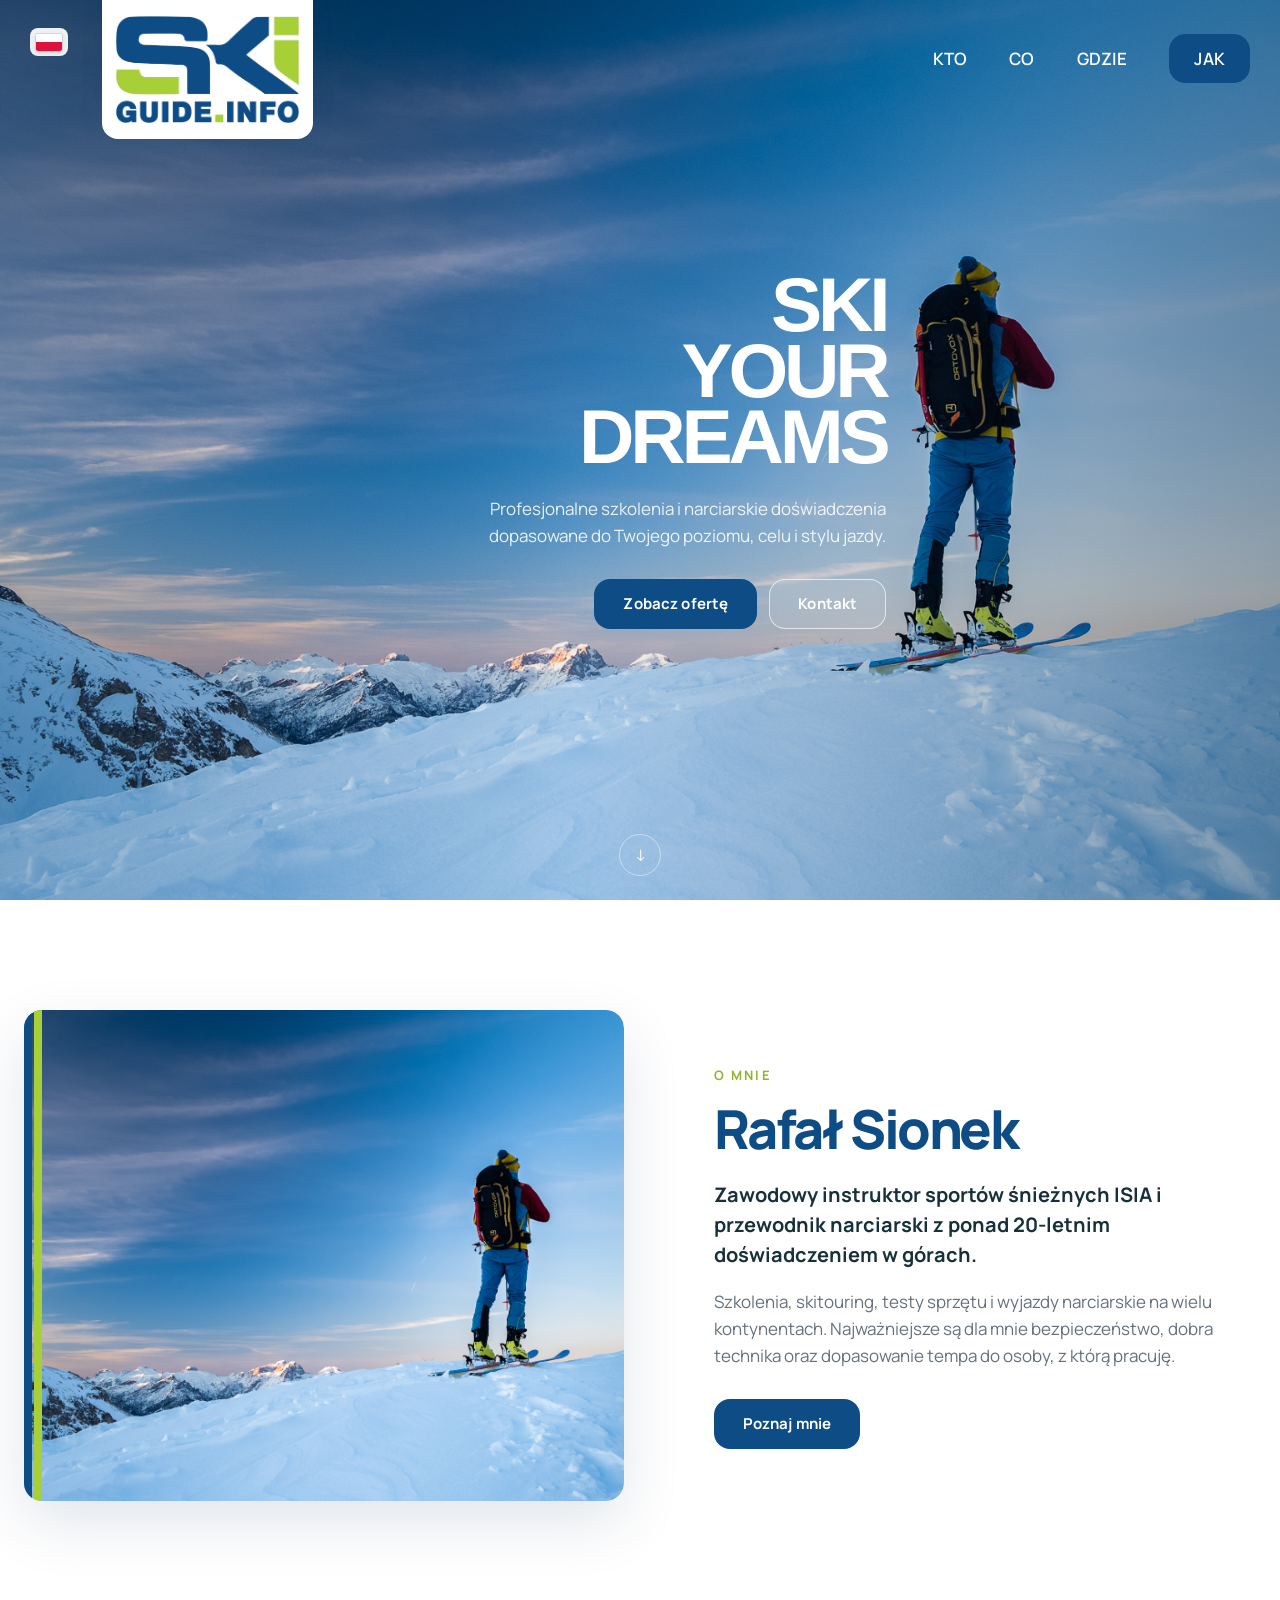
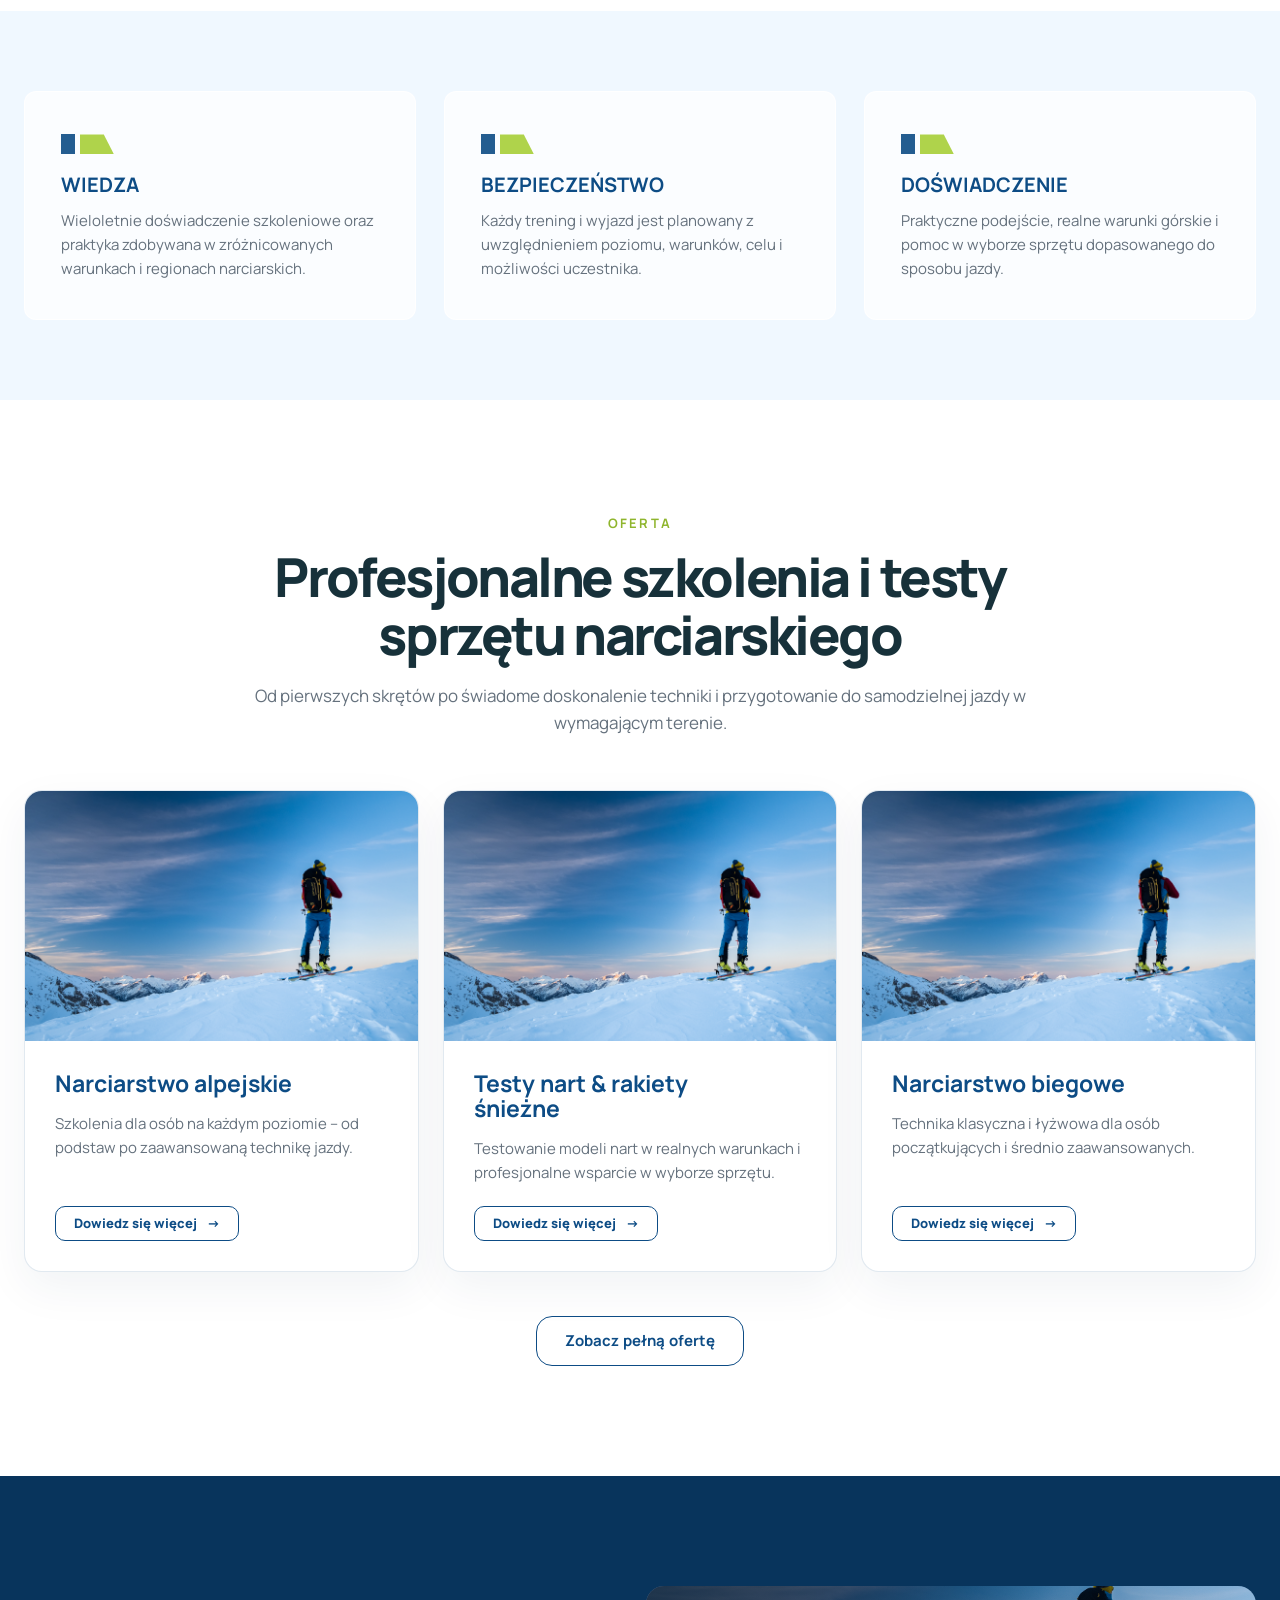
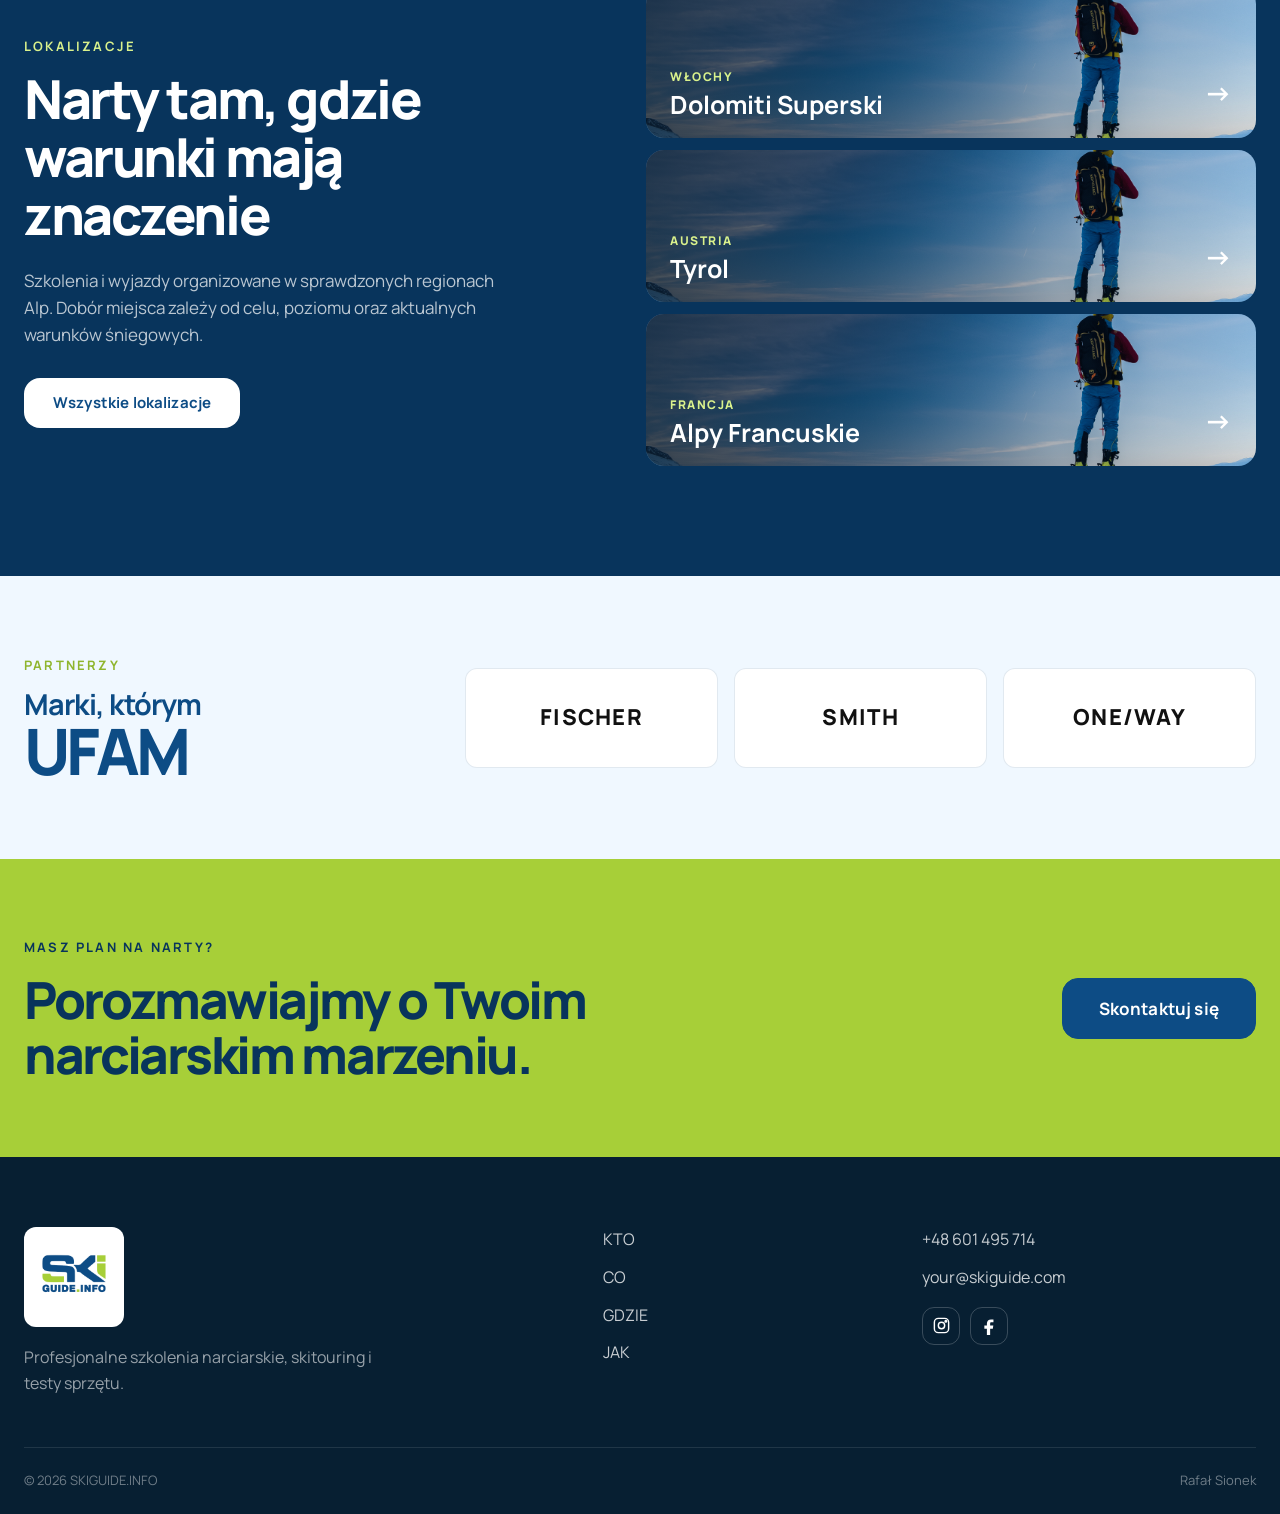
<file: index.html>
<!DOCTYPE html>

<html lang="pl">
<head>
<meta charset="utf-8"/>
<meta content="width=device-width, initial-scale=1.0" name="viewport"/>
<meta content="SKIGUIDE.INFO – profesjonalne szkolenia narciarskie, skitouring, testy sprzętu i wyjazdy w najlepsze regiony Alp." name="description"/>
<title>SKIGUIDE.INFO | Rafał Sionek</title>
<link href="assets/css/style.css" rel="stylesheet"/>
<link href="index.html" hreflang="pl" rel="alternate"/><link href="en/index.html" hreflang="en" rel="alternate"/><link href="it/index.html" hreflang="it" rel="alternate"/></head>
<body>
<header class="site-header" id="siteHeader">
<div class="container header-inner">
<div aria-label="Wybór języka / Language / Lingua" class="language-switch language-flags"><button aria-expanded="false" aria-label="Zmień język. Aktualny: Polski" class="language-current" type="button"><img alt="" aria-hidden="true" class="language-flag-img" src="assets/icons/flags/pl.svg"></button><div class="language-options"><a aria-label="English" class="language-option" href="en/index.html" title="English"><img alt="" aria-hidden="true" class="language-flag-img" src="assets/icons/flags/gb.svg"></a><a aria-label="Italiano" class="language-option" href="it/index.html" title="Italiano"><img alt="" aria-hidden="true" class="language-flag-img" src="assets/icons/flags/it.svg"></a></div></div><a aria-label="SKIGUIDE.INFO – strona główna" class="logo-box" href="index.html">
<img alt="SKIGUIDE.INFO" src="assets/images/logo/header-logo.png"/>
</a>
<div class="header-actions"><nav aria-label="Główna nawigacja" class="main-nav" id="mainNav">
<a href="pages/o-mnie.html">KTO</a>
<a href="pages/oferta.html">CO</a>
<a href="pages/lokalizacje.html">GDZIE</a>
<a class="nav-contact" href="pages/kontakt.html">JAK</a>
</nav><button aria-controls="mainNav" aria-expanded="false" aria-label="Otwórz menu" class="menu-toggle" id="menuToggle" type="button">
<span></span>
<span></span>
<span></span>
</button></div></div>
</header>
<main>
<section class="hero">
<div class="hero-overlay"></div>
<div class="container hero-inner">
<div class="hero-content reveal">
<h1>SKI<br/>YOUR<br/>DREAMS</h1>
<p class="hero-lead">Profesjonalne szkolenia i narciarskie doświadczenia dopasowane do Twojego poziomu, celu i stylu jazdy.</p>
<div class="hero-actions">
<a class="button button-primary" href="pages/oferta.html">Zobacz ofertę</a>
<a class="button button-ghost" href="pages/kontakt.html">Kontakt</a>
</div>
</div>
</div>
<a aria-label="Przewiń niżej" class="scroll-cue" href="#poznaj">↓</a>
</section>
<section class="section intro-section" id="poznaj">
<div class="container intro-grid">
<div class="intro-photo-wrap reveal">
<img alt="Rafał Sionek w górach" class="intro-photo" src="assets/images/o-mnie/about-home.jpg"/>
<span class="photo-accent photo-accent-blue"></span>
<span class="photo-accent photo-accent-green"></span>
</div>
<div class="intro-copy reveal">
<span class="eyebrow">O mnie</span>
<h2>Rafał Sionek</h2>
<p class="intro-highlight">Zawodowy instruktor sportów śnieżnych ISIA i przewodnik narciarski z ponad 20-letnim doświadczeniem w górach.</p>
<p>Szkolenia, skitouring, testy sprzętu i wyjazdy narciarskie na wielu kontynentach. Najważniejsze są dla mnie bezpieczeństwo, dobra technika oraz dopasowanie tempa do osoby, z którą pracuję.</p>
<a class="button button-primary intro-button" href="pages/o-mnie.html">Poznaj mnie</a>
</div>
</div>
</section>
<section class="section values-section">
<div class="container values-grid">
<article class="value-card reveal">
<div aria-hidden="true" class="brand-mark"><i></i><b></b></div>
<h3>Wiedza</h3>
<p>Wieloletnie doświadczenie szkoleniowe oraz praktyka zdobywana w zróżnicowanych warunkach i regionach narciarskich.</p>
</article>
<article class="value-card reveal">
<div aria-hidden="true" class="brand-mark"><i></i><b></b></div>
<h3>Bezpieczeństwo</h3>
<p>Każdy trening i wyjazd jest planowany z uwzględnieniem poziomu, warunków, celu i możliwości uczestnika.</p>
</article>
<article class="value-card reveal">
<div aria-hidden="true" class="brand-mark"><i></i><b></b></div>
<h3>Doświadczenie</h3>
<p>Praktyczne podejście, realne warunki górskie i pomoc w wyborze sprzętu dopasowanego do sposobu jazdy.</p>
</article>
</div>
</section>
<section class="section offer-section">
<div class="container">
<div class="section-heading reveal">
<span class="eyebrow">Oferta</span>
<h2>Profesjonalne szkolenia i testy sprzętu narciarskiego</h2>
<p>Od pierwszych skrętów po świadome doskonalenie techniki i przygotowanie do samodzielnej jazdy w wymagającym terenie.</p>
</div>
<div class="offer-grid">
<article class="offer-card reveal">
<div class="offer-image"><img alt="Narciarstwo alpejskie" src="assets/images/oferta/alpine.jpg"/></div>
<div class="offer-body">
<h3>Narciarstwo alpejskie</h3>
<p>Szkolenia dla osób na każdym poziomie – od podstaw po zaawansowaną technikę jazdy.</p>
<a class="card-link" href="pages/oferta.html">Dowiedz się więcej <span>→</span></a>
</div>
</article>
<article class="offer-card reveal">
<div class="offer-image"><img alt="Testy nart i rakiety śnieżne" src="assets/images/oferta/tests.jpg"/></div>
<div class="offer-body">
<h3>Testy nart &amp; rakiety śnieżne</h3>
<p>Testowanie modeli nart w realnych warunkach i profesjonalne wsparcie w wyborze sprzętu.</p>
<a class="card-link" href="pages/oferta.html">Dowiedz się więcej <span>→</span></a>
</div>
</article>
<article class="offer-card reveal">
<div class="offer-image"><img alt="Narciarstwo biegowe" src="assets/images/oferta/cross-country.jpg"/></div>
<div class="offer-body">
<h3>Narciarstwo biegowe</h3>
<p>Technika klasyczna i łyżwowa dla osób początkujących i średnio zaawansowanych.</p>
<a class="card-link" href="pages/oferta.html">Dowiedz się więcej <span>→</span></a>
</div>
</article>
</div>
<div class="section-action reveal">
<a class="button button-outline" href="pages/oferta.html">Zobacz pełną ofertę</a>
</div>
</div>
</section>
<section class="section home-locations-section">
<div class="container locations-layout">
<div class="locations-copy reveal">
<span class="eyebrow eyebrow-light">Lokalizacje</span>
<h2>Narty tam, gdzie warunki mają znaczenie</h2>
<p>Szkolenia i wyjazdy organizowane w sprawdzonych regionach Alp. Dobór miejsca zależy od celu, poziomu oraz aktualnych warunków śniegowych.</p>
<a class="button button-light" href="pages/lokalizacje.html">Wszystkie lokalizacje</a>
</div>
<div class="locations-list">
<a class="location-card reveal" href="pages/lokalizacje.html">
<img alt="Dolomiti Superski" src="assets/images/lokalizacje/dolomites.jpg"/>
<div class="location-overlay"></div>
<div class="location-content"><span>Włochy</span><h3>Dolomiti Superski</h3><b>→</b></div>
</a>
<a class="location-card reveal" href="pages/lokalizacje.html">
<img alt="Tyrol i austriackie Alpy" src="assets/images/lokalizacje/austria.jpg"/>
<div class="location-overlay"></div>
<div class="location-content"><span>Austria</span><h3>Tyrol</h3><b>→</b></div>
</a>
<a class="location-card reveal" href="pages/lokalizacje.html">
<img alt="Francuskie Alpy" src="assets/images/lokalizacje/france.jpg"/>
<div class="location-overlay"></div>
<div class="location-content"><span>Francja</span><h3>Alpy Francuskie</h3><b>→</b></div>
</a>
</div>
</div>
</section>
<section class="section partners-section">
<div class="container partners-inner reveal">
<div>
<span class="eyebrow">PARTNERZY</span>
<h2 class="partners-heading"><span>Marki, którym</span><strong>UFAM</strong></h2>
</div>
<div aria-label="Partnerzy SKIGUIDE.INFO" class="partners-gallery">
<div class="partners-viewport">
<div class="partners-track" id="partnersTrack">
<div class="partner-placeholder">FISCHER</div>
<div class="partner-placeholder">SMITH</div>
<div class="partner-placeholder">ONE/WAY</div>
<div class="partner-placeholder">BRIDGESTONE</div>
</div>
</div>
</div>
</div>
</section>
<section class="cta-section home-cta-section">
<div class="container cta-inner reveal">
<div>
<span class="eyebrow eyebrow-light">Masz plan na narty?</span>
<h2>Porozmawiajmy o Twoim narciarskim marzeniu.</h2>
</div>
<a class="button button-secondary" href="pages/kontakt.html">Skontaktuj się</a>
</div>
</section>
</main>
<footer class="site-footer">
<div class="container footer-grid">
<div class="footer-brand">
<img alt="SKIGUIDE.INFO" src="assets/images/logo/logo.png"/>
<p>Profesjonalne szkolenia narciarskie, skitouring i testy sprzętu.</p>
</div>
<nav aria-label="Nawigacja w stopce" class="footer-nav">
<a href="pages/o-mnie.html">KTO</a>
<a href="pages/oferta.html">CO</a>
<a href="pages/lokalizacje.html">GDZIE</a>
<a href="pages/kontakt.html">JAK</a>
</nav>
<div class="footer-contact">
<a href="tel:+48601495714">+48 601 495 714</a>
<a href="mailto:your@skiguide.com">your@skiguide.com</a>
<div aria-label="Media społecznościowe Rafała Sionka" class="footer-socials">
<a aria-label="Instagram Rafała Sionka" class="social-link" href="https://www.instagram.com/rafal.sionek/" rel="noopener noreferrer" target="_blank" title="Instagram Rafała Sionka"><svg aria-hidden="true" viewbox="0 0 24 24"><rect height="18" rx="5" width="18" x="3" y="3"></rect><circle cx="12" cy="12" r="4"></circle><circle cx="17.5" cy="6.5" r="1"></circle></svg></a>
<a aria-label="Facebook Rafała Sionka" class="social-link" href="https://www.facebook.com/profile.php?id=100074277804576" rel="noopener noreferrer" target="_blank" title="Facebook Rafała Sionka"><svg aria-hidden="true" viewbox="0 0 24 24"><path d="M14 8h3V4.5c-.6-.1-1.8-.2-3.1-.2-3.1 0-5.2 1.9-5.2 5.4V12H5.5v4h3.2v8h4.1v-8h3.4l.6-4h-4V10c0-1.2.3-2 1.2-2z"></path></svg></a>
</div>
</div>
</div>
<div class="container footer-bottom">
<span>© <span id="currentYear"></span> SKIGUIDE.INFO</span>
<span>Rafał Sionek</span>
</div>
</footer>
<script src="assets/js/script.js"></script>
</body>
</html>
</file>
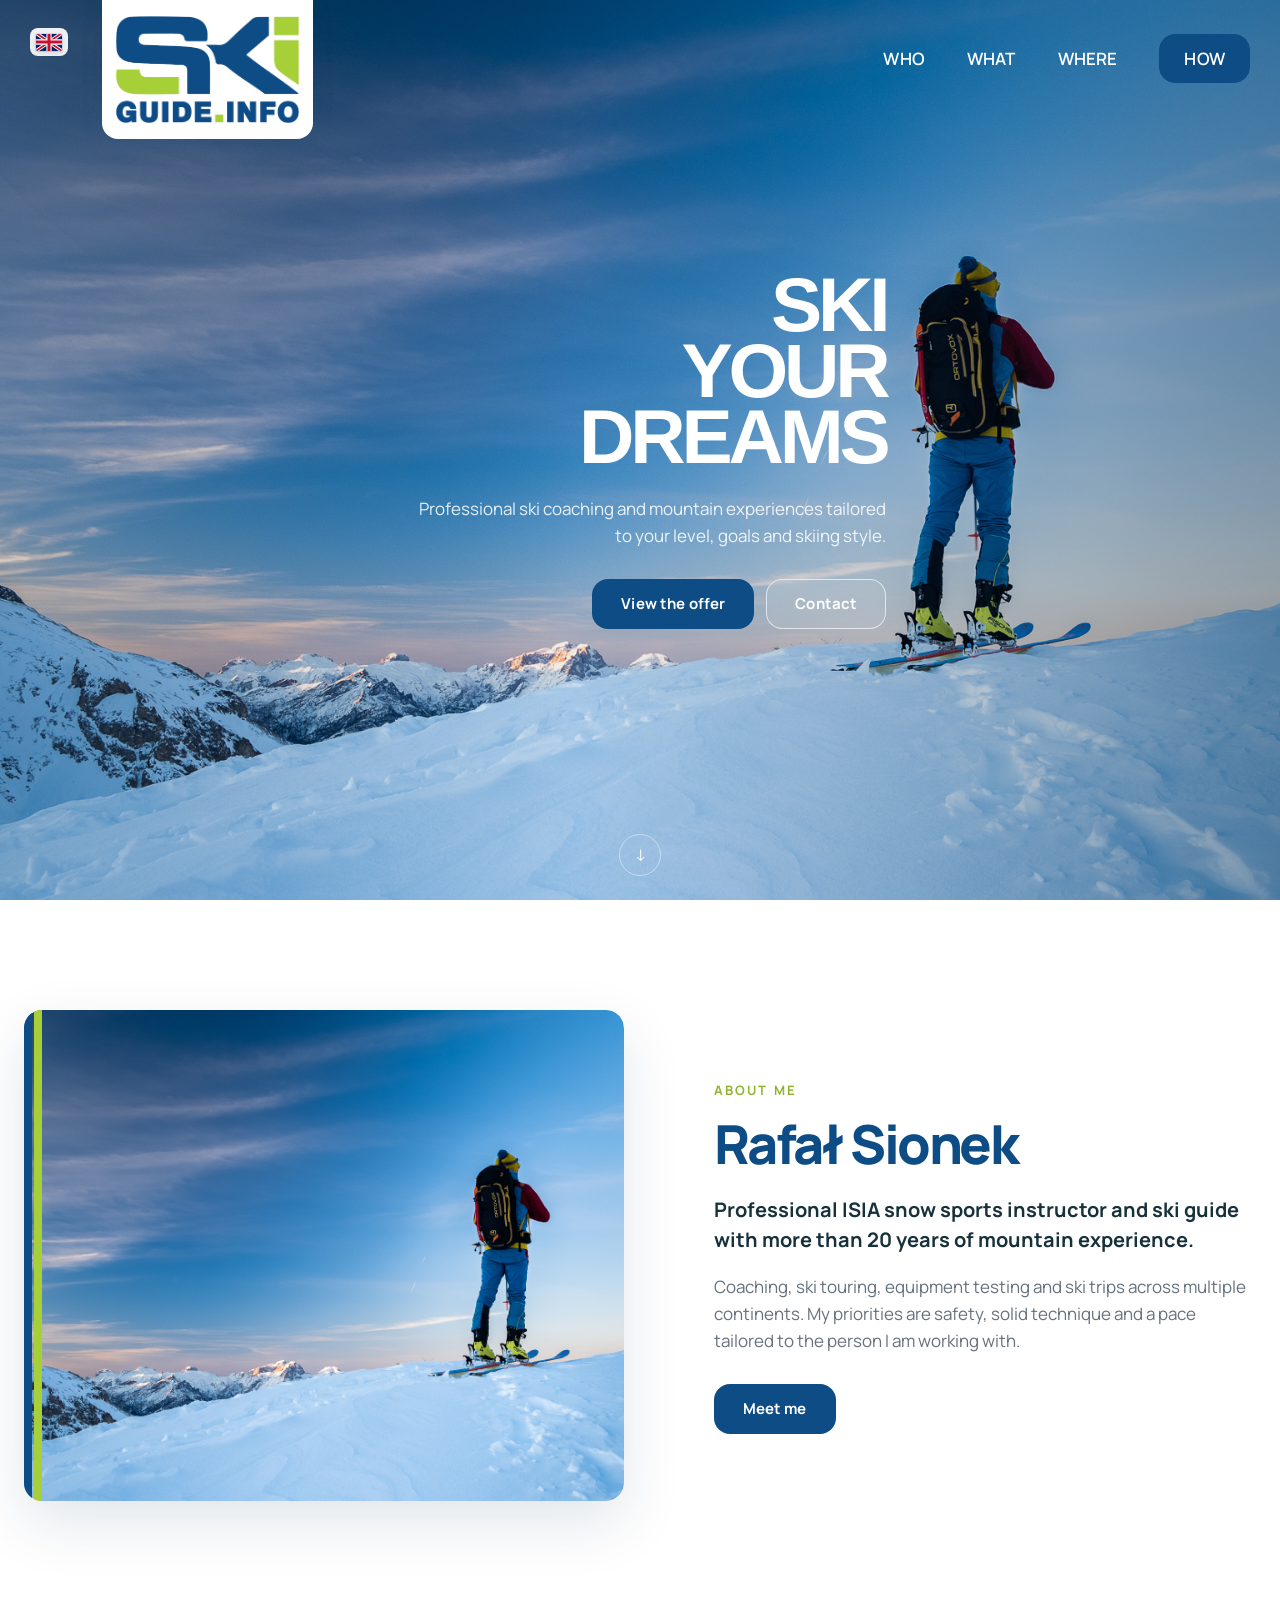
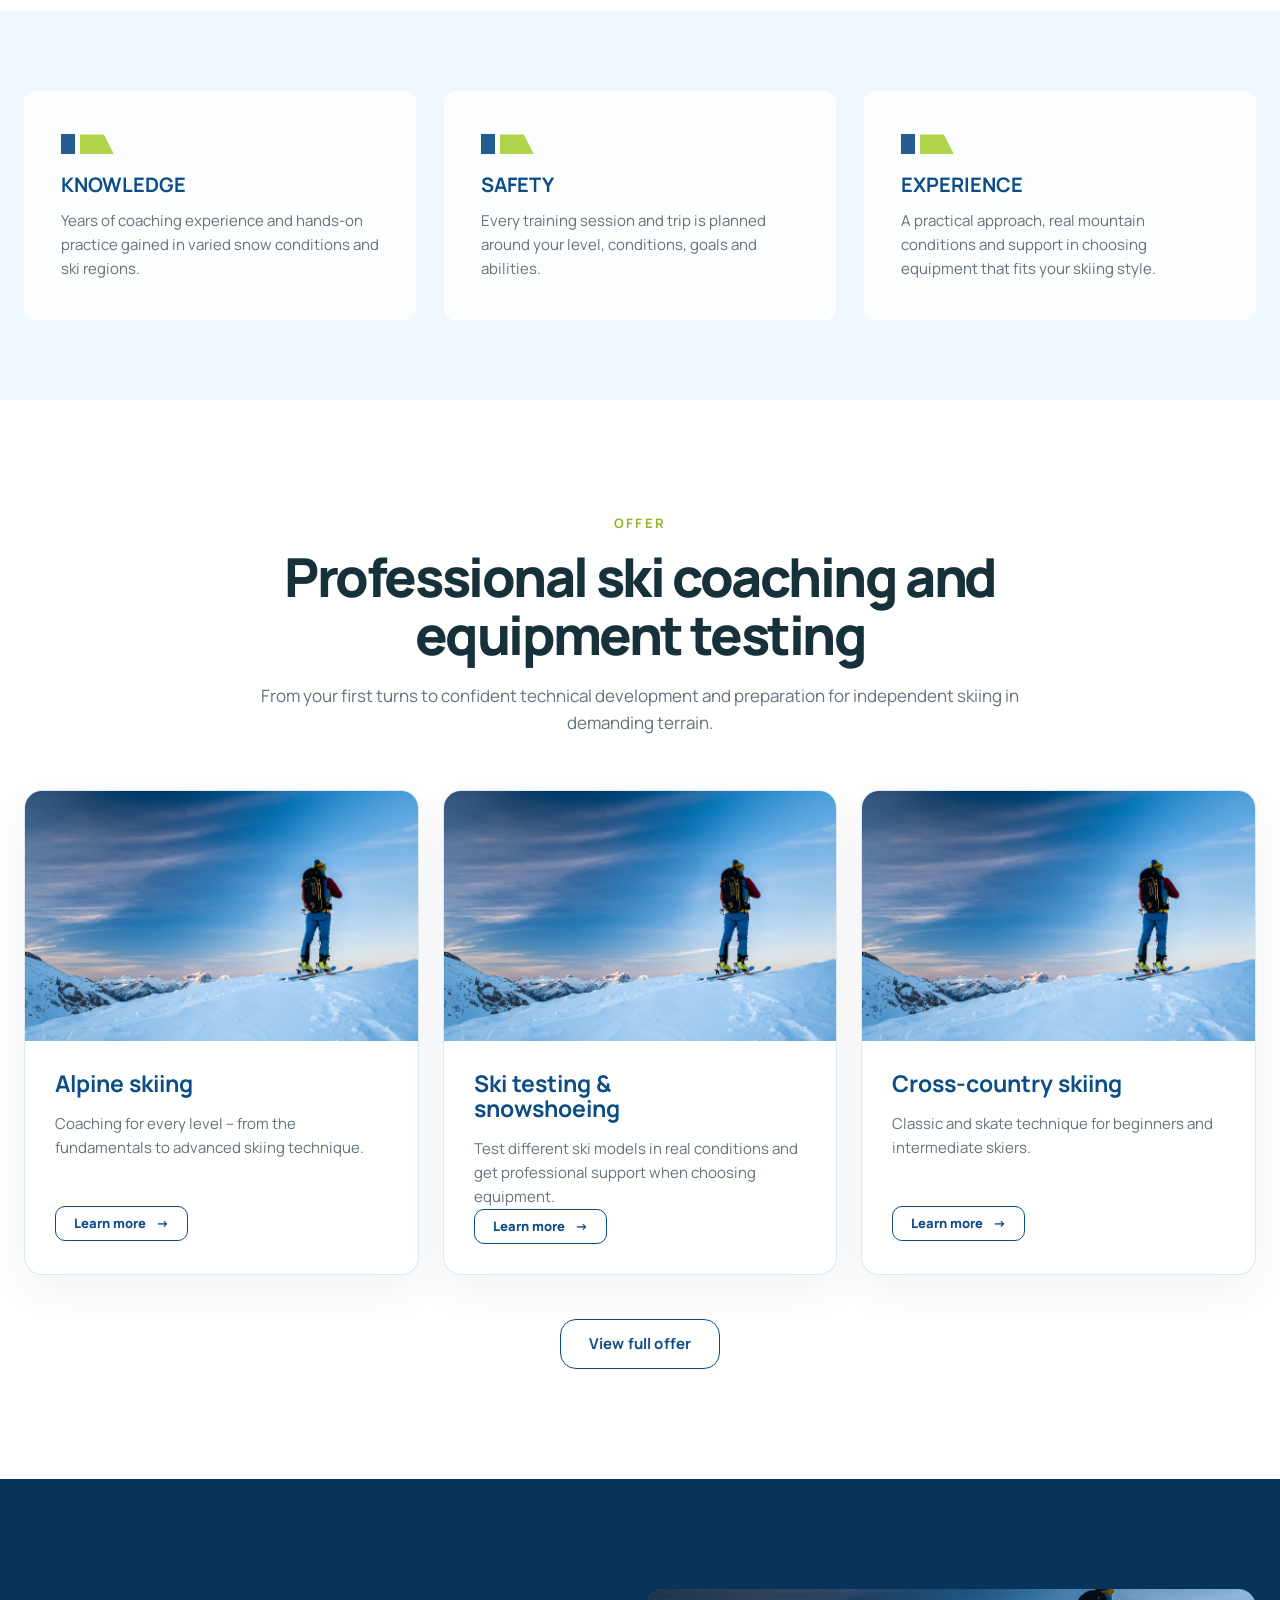
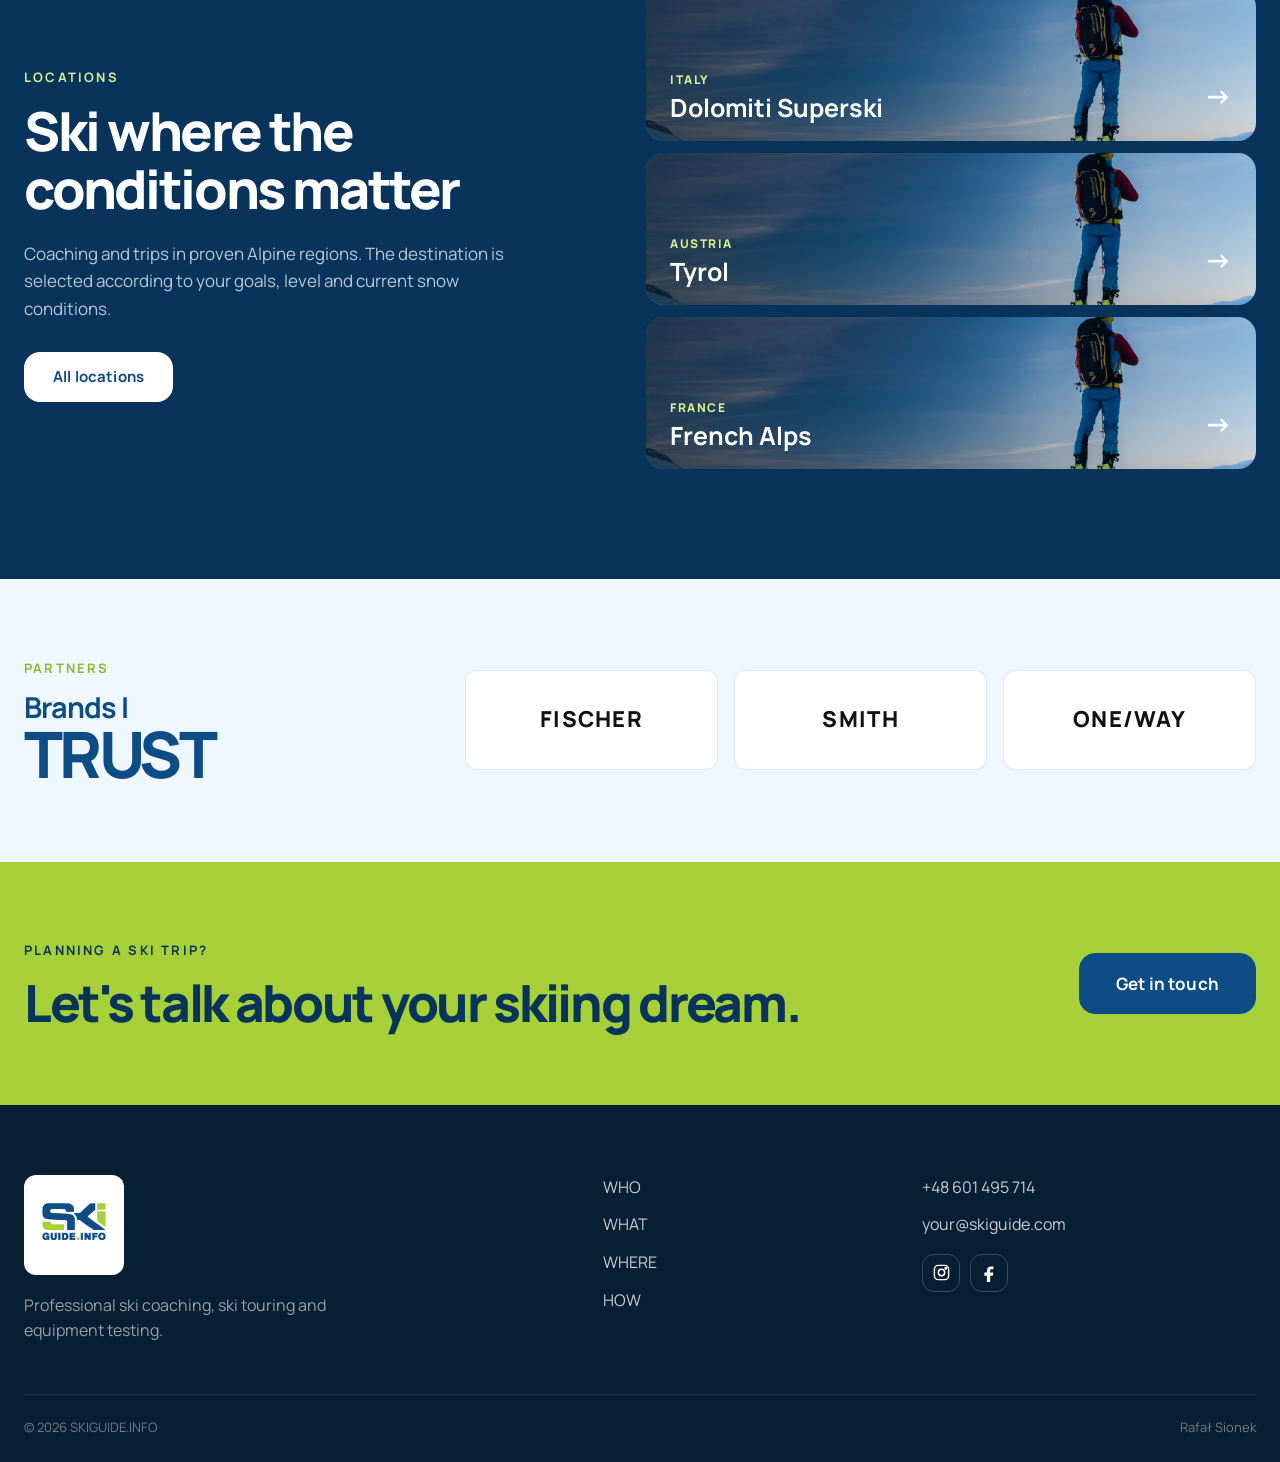
<file: en/index.html>
<!DOCTYPE html>

<html lang="en">
<head>
<meta charset="utf-8"/>
<meta content="width=device-width, initial-scale=1.0" name="viewport"/>
<meta content="SKIGUIDE.INFO – professional ski coaching, ski touring, equipment testing and trips in top Alpine regions." name="description"/>
<title>SKIGUIDE.INFO | Rafał Sionek</title>
<link href="../assets/css/style.css" rel="stylesheet"/>
<link href="../index.html" hreflang="pl" rel="alternate"/><link href="index.html" hreflang="en" rel="alternate"/><link href="../it/index.html" hreflang="it" rel="alternate"/></head>
<body>
<header class="site-header" id="siteHeader">
<div class="container header-inner">
<div aria-label="Wybór języka / Language / Lingua" class="language-switch language-flags"><button aria-expanded="false" aria-label="Zmień język. Aktualny: English" class="language-current" type="button"><img alt="" aria-hidden="true" class="language-flag-img" src="../assets/icons/flags/gb.svg"></button><div class="language-options"><a aria-label="Polski" class="language-option" href="../index.html" title="Polski"><img alt="" aria-hidden="true" class="language-flag-img" src="../assets/icons/flags/pl.svg"></a><a aria-label="Italiano" class="language-option" href="../it/index.html" title="Italiano"><img alt="" aria-hidden="true" class="language-flag-img" src="../assets/icons/flags/it.svg"></a></div></div><a aria-label="SKIGUIDE.INFO – home page" class="logo-box" href="index.html">
<img alt="SKIGUIDE.INFO" src="../assets/images/logo/header-logo.png"/>
</a>
<div class="header-actions"><nav aria-label="Main navigation" class="main-nav" id="mainNav">
<a href="pages/about.html">WHO</a>
<a href="pages/offer.html">WHAT</a>
<a href="pages/locations.html">WHERE</a>
<a class="nav-contact" href="pages/contact.html">HOW</a>
</nav><button aria-controls="mainNav" aria-expanded="false" aria-label="Open menu" class="menu-toggle" id="menuToggle" type="button">
<span></span>
<span></span>
<span></span>
</button></div></div>
</header>
<main>
<section class="hero">
<div class="hero-overlay"></div>
<div class="container hero-inner">
<div class="hero-content reveal">
<h1>SKI<br/>YOUR<br/>DREAMS</h1>
<p class="hero-lead">Professional ski coaching and mountain experiences tailored to your level, goals and skiing style.</p>
<div class="hero-actions">
<a class="button button-primary" href="pages/offer.html">View the offer</a>
<a class="button button-ghost" href="pages/contact.html">Contact</a>
</div>
</div>
</div>
<a aria-label="Scroll down" class="scroll-cue" href="#poznaj">↓</a>
</section>
<section class="section intro-section" id="poznaj">
<div class="container intro-grid">
<div class="intro-photo-wrap reveal">
<img alt="Rafał Sionek in the mountains" class="intro-photo" src="../assets/images/o-mnie/about-home.jpg"/>
<span class="photo-accent photo-accent-blue"></span>
<span class="photo-accent photo-accent-green"></span>
</div>
<div class="intro-copy reveal">
<span class="eyebrow">About me</span>
<h2>Rafał Sionek</h2>
<p class="intro-highlight">Professional ISIA snow sports instructor and ski guide with more than 20 years of mountain experience.</p>
<p>Coaching, ski touring, equipment testing and ski trips across multiple continents. My priorities are safety, solid technique and a pace tailored to the person I am working with.</p>
<a class="button button-primary intro-button" href="pages/about.html">Meet me</a>
</div>
</div>
</section>
<section class="section values-section">
<div class="container values-grid">
<article class="value-card reveal">
<div aria-hidden="true" class="brand-mark"><i></i><b></b></div>
<h3>Knowledge</h3>
<p>Years of coaching experience and hands-on practice gained in varied snow conditions and ski regions.</p>
</article>
<article class="value-card reveal">
<div aria-hidden="true" class="brand-mark"><i></i><b></b></div>
<h3>Safety</h3>
<p>Every training session and trip is planned around your level, conditions, goals and abilities.</p>
</article>
<article class="value-card reveal">
<div aria-hidden="true" class="brand-mark"><i></i><b></b></div>
<h3>Experience</h3>
<p>A practical approach, real mountain conditions and support in choosing equipment that fits your skiing style.</p>
</article>
</div>
</section>
<section class="section offer-section">
<div class="container">
<div class="section-heading reveal">
<span class="eyebrow">Offer</span>
<h2>Professional ski coaching and equipment testing</h2>
<p>From your first turns to confident technical development and preparation for independent skiing in demanding terrain.</p>
</div>
<div class="offer-grid">
<article class="offer-card reveal">
<div class="offer-image"><img alt="Alpine skiing" src="../assets/images/oferta/alpine.jpg"/></div>
<div class="offer-body">
<h3>Alpine skiing</h3>
<p>Coaching for every level – from the fundamentals to advanced skiing technique.</p>
<a class="card-link" href="pages/offer.html">Learn more <span>→</span></a>
</div>
</article>
<article class="offer-card reveal">
<div class="offer-image"><img alt="Ski testing and snowshoeing" src="../assets/images/oferta/tests.jpg"/></div>
<div class="offer-body">
<h3>Ski testing &amp; snowshoeing</h3>
<p>Test different ski models in real conditions and get professional support when choosing equipment.</p>
<a class="card-link" href="pages/offer.html">Learn more <span>→</span></a>
</div>
</article>
<article class="offer-card reveal">
<div class="offer-image"><img alt="Cross-country skiing" src="../assets/images/oferta/cross-country.jpg"/></div>
<div class="offer-body">
<h3>Cross-country skiing</h3>
<p>Classic and skate technique for beginners and intermediate skiers.</p>
<a class="card-link" href="pages/offer.html">Learn more <span>→</span></a>
</div>
</article>
</div>
<div class="section-action reveal">
<a class="button button-outline" href="pages/offer.html">View full offer</a>
</div>
</div>
</section>
<section class="section home-locations-section">
<div class="container locations-layout">
<div class="locations-copy reveal">
<span class="eyebrow eyebrow-light">Locations</span>
<h2>Ski where the conditions matter</h2>
<p>Coaching and trips in proven Alpine regions. The destination is selected according to your goals, level and current snow conditions.</p>
<a class="button button-light" href="pages/locations.html">All locations</a>
</div>
<div class="locations-list">
<a class="location-card reveal" href="pages/locations.html">
<img alt="Dolomiti Superski" src="../assets/images/lokalizacje/dolomites.jpg"/>
<div class="location-overlay"></div>
<div class="location-content"><span>Italy</span><h3>Dolomiti Superski</h3><b>→</b></div>
</a>
<a class="location-card reveal" href="pages/locations.html">
<img alt="Tyrol and the Austrian Alps" src="../assets/images/lokalizacje/austria.jpg"/>
<div class="location-overlay"></div>
<div class="location-content"><span>Austria</span><h3>Tyrol</h3><b>→</b></div>
</a>
<a class="location-card reveal" href="pages/locations.html">
<img alt="French Alps" src="../assets/images/lokalizacje/france.jpg"/>
<div class="location-overlay"></div>
<div class="location-content"><span>France</span><h3>French Alps</h3><b>→</b></div>
</a>
</div>
</div>
</section>
<section class="section partners-section">
<div class="container partners-inner reveal">
<div>
<span class="eyebrow">PARTNERS</span>
<h2 class="partners-heading"><span>Brands I</span><strong>TRUST</strong></h2>
</div>
<div aria-label="SKIGUIDE.INFO partners" class="partners-gallery">
<div class="partners-viewport">
<div class="partners-track" id="partnersTrack">
<div class="partner-placeholder">FISCHER</div>
<div class="partner-placeholder">SMITH</div>
<div class="partner-placeholder">ONE/WAY</div>
<div class="partner-placeholder">BRIDGESTONE</div>
</div>
</div>
</div>
</div>
</section>
<section class="cta-section home-cta-section">
<div class="container cta-inner reveal">
<div>
<span class="eyebrow eyebrow-light">Planning a ski trip?</span>
<h2>Let's talk about your skiing dream.</h2>
</div>
<a class="button button-secondary" href="pages/contact.html">Get in touch</a>
</div>
</section>
</main>
<footer class="site-footer">
<div class="container footer-grid">
<div class="footer-brand">
<img alt="SKIGUIDE.INFO" src="../assets/images/logo/logo.png"/>
<p>Professional ski coaching, ski touring and equipment testing.</p>
</div>
<nav aria-label="Footer navigation" class="footer-nav">
<a href="pages/about.html">WHO</a>
<a href="pages/offer.html">WHAT</a>
<a href="pages/locations.html">WHERE</a>
<a href="pages/contact.html">HOW</a>
</nav>
<div class="footer-contact">
<a href="tel:+48601495714">+48 601 495 714</a>
<a href="mailto:your@skiguide.com">your@skiguide.com</a>
<div aria-label="Rafał Sionek's social media" class="footer-socials">
<a aria-label="Rafał Sionek's Instagram" class="social-link" href="https://www.instagram.com/rafal.sionek/" rel="noopener noreferrer" target="_blank" title="Rafał Sionek's Instagram"><svg aria-hidden="true" viewbox="0 0 24 24"><rect height="18" rx="5" width="18" x="3" y="3"></rect><circle cx="12" cy="12" r="4"></circle><circle cx="17.5" cy="6.5" r="1"></circle></svg></a>
<a aria-label="Rafał Sionek's Facebook" class="social-link" href="https://www.facebook.com/profile.php?id=100074277804576" rel="noopener noreferrer" target="_blank" title="Rafał Sionek's Facebook"><svg aria-hidden="true" viewbox="0 0 24 24"><path d="M14 8h3V4.5c-.6-.1-1.8-.2-3.1-.2-3.1 0-5.2 1.9-5.2 5.4V12H5.5v4h3.2v8h4.1v-8h3.4l.6-4h-4V10c0-1.2.3-2 1.2-2z"></path></svg></a>
</div>
</div>
</div>
<div class="container footer-bottom">
<span>© <span id="currentYear"></span> SKIGUIDE.INFO</span>
<span>Rafał Sionek</span>
</div>
</footer>
<script src="../assets/js/script.js"></script>
</body>
</html>
</file>
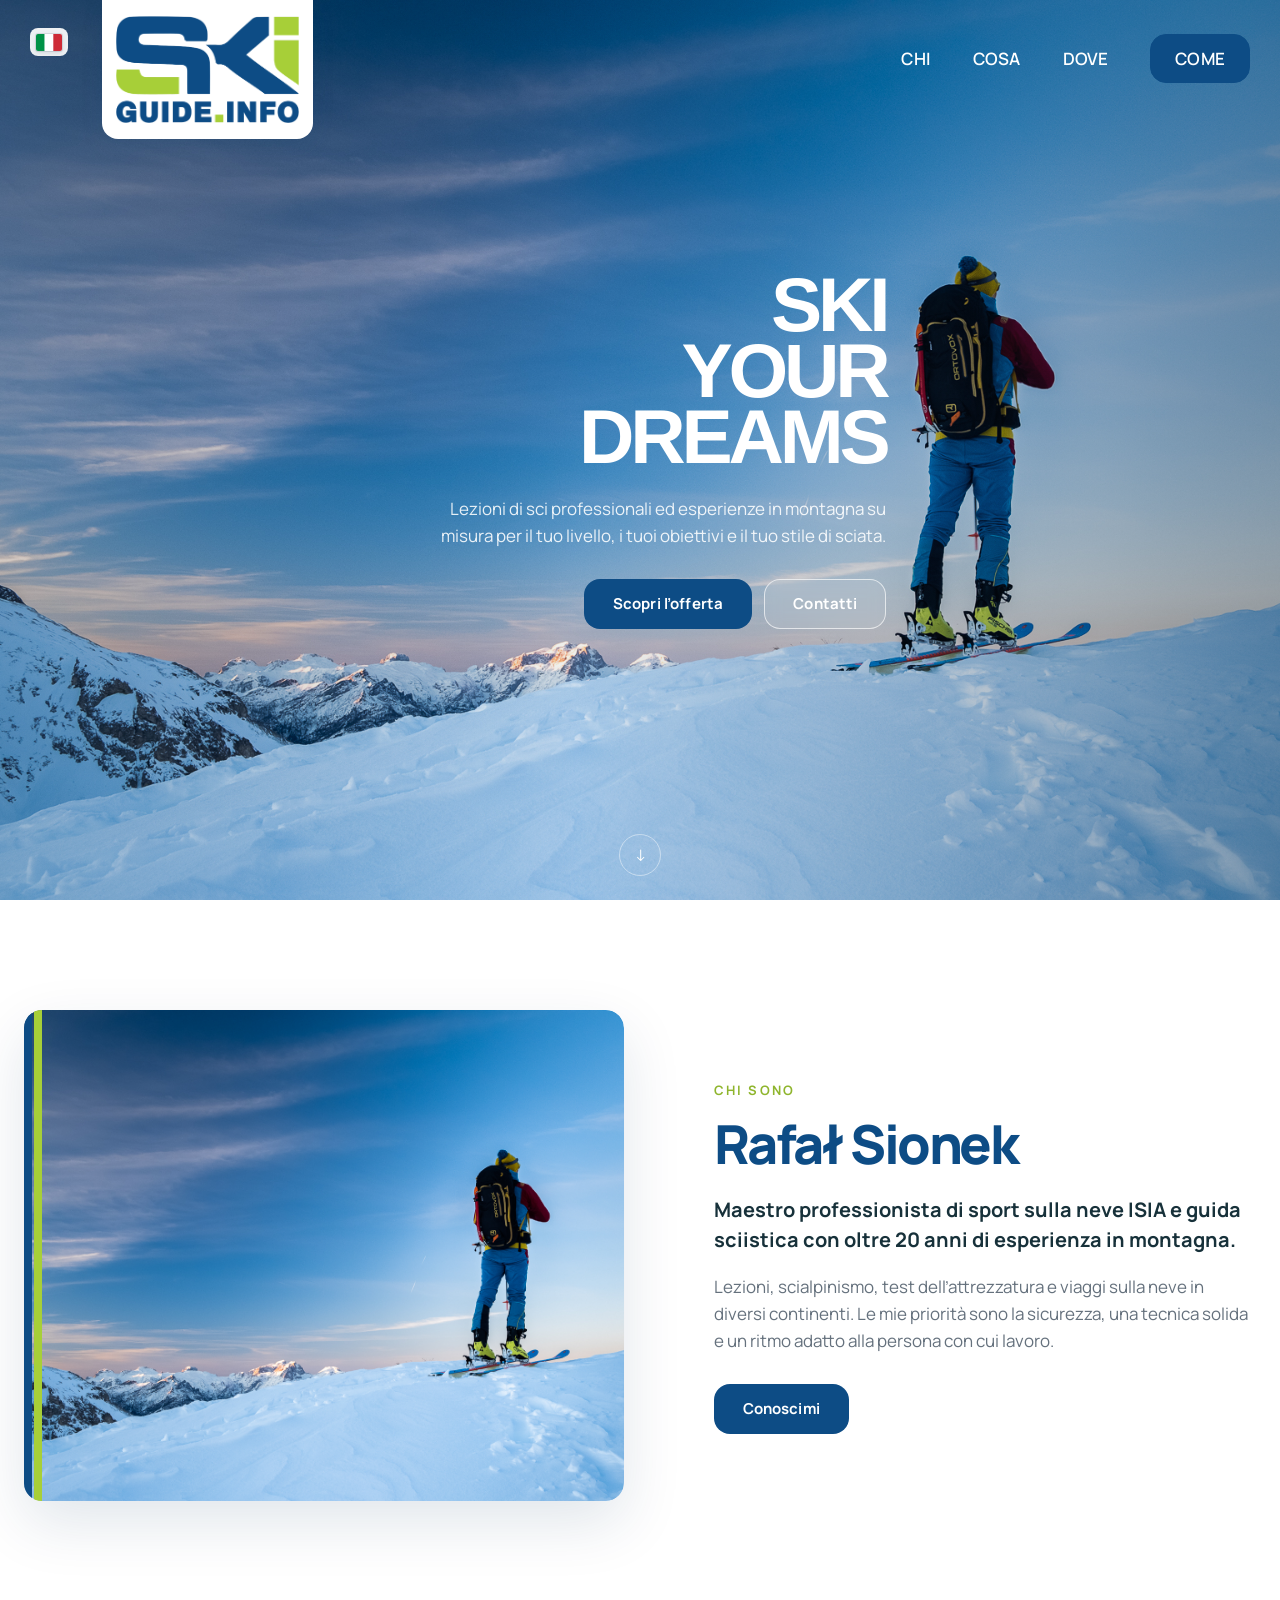
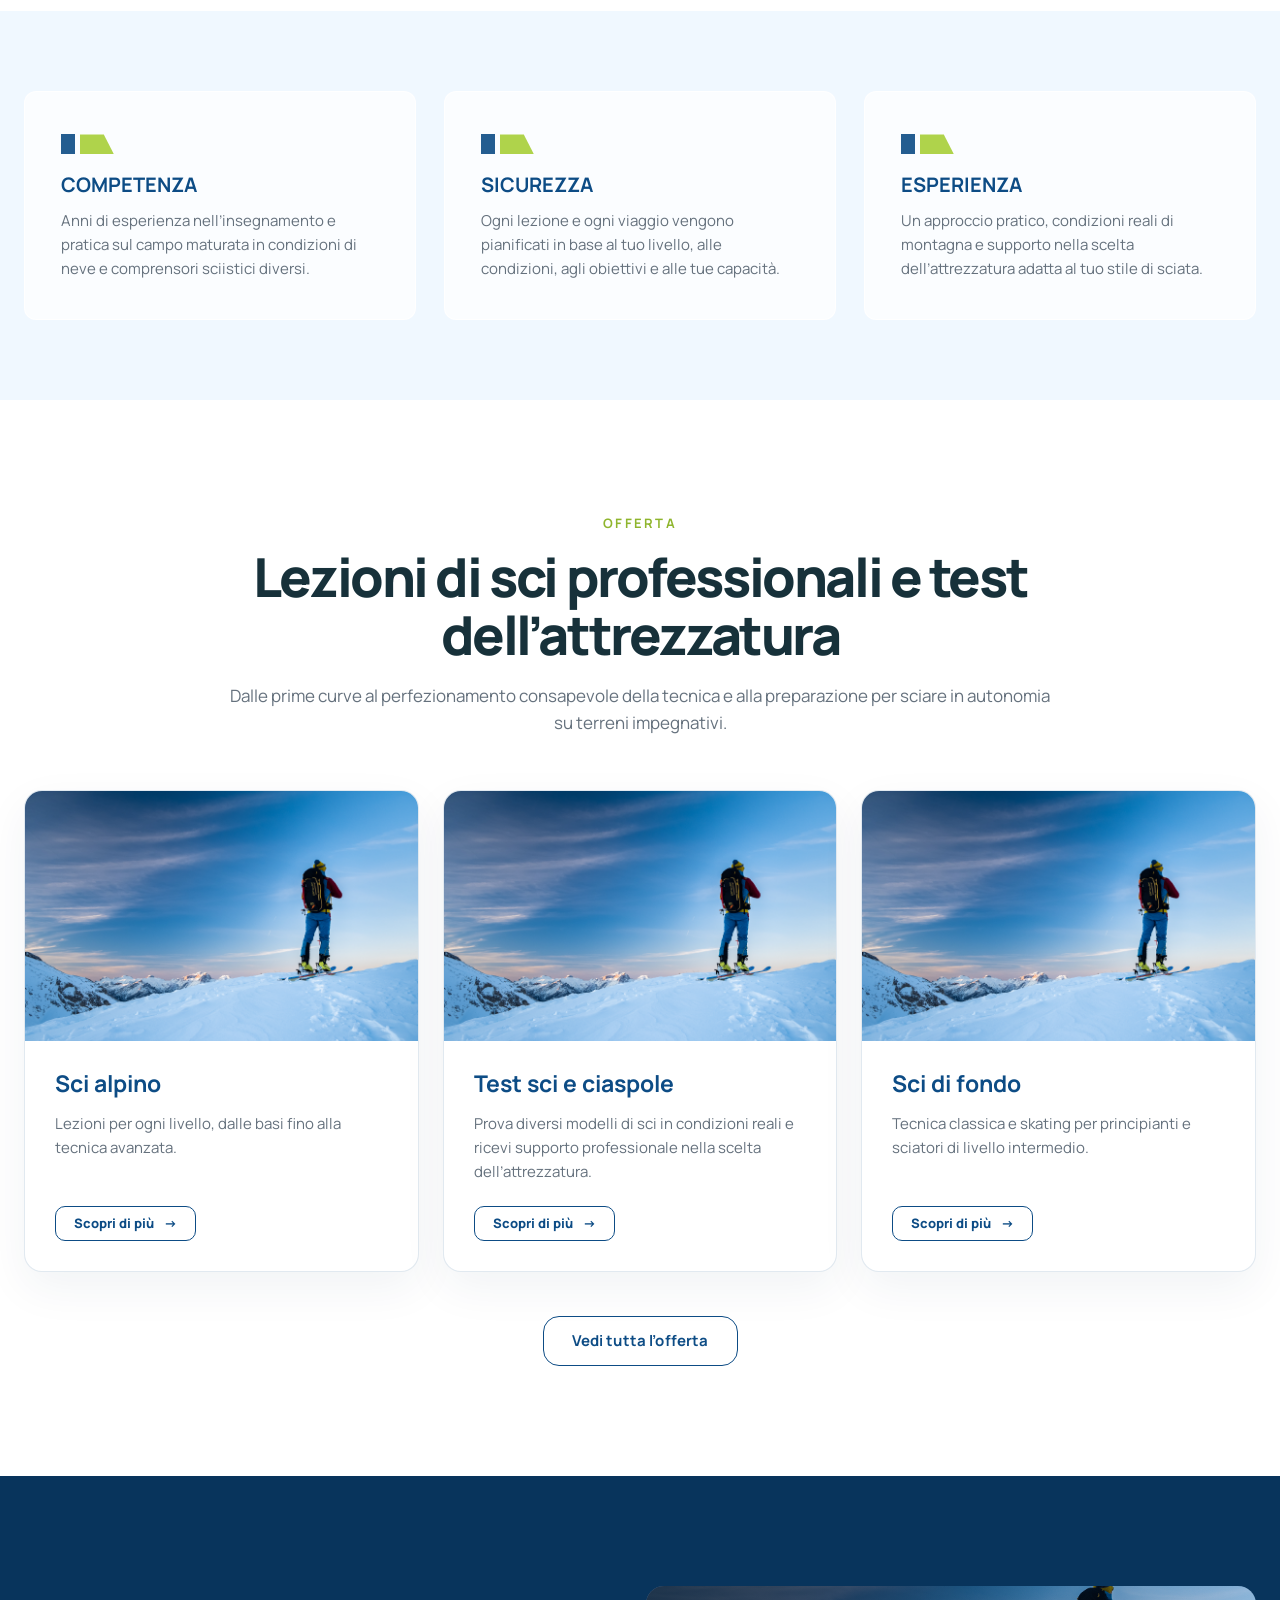
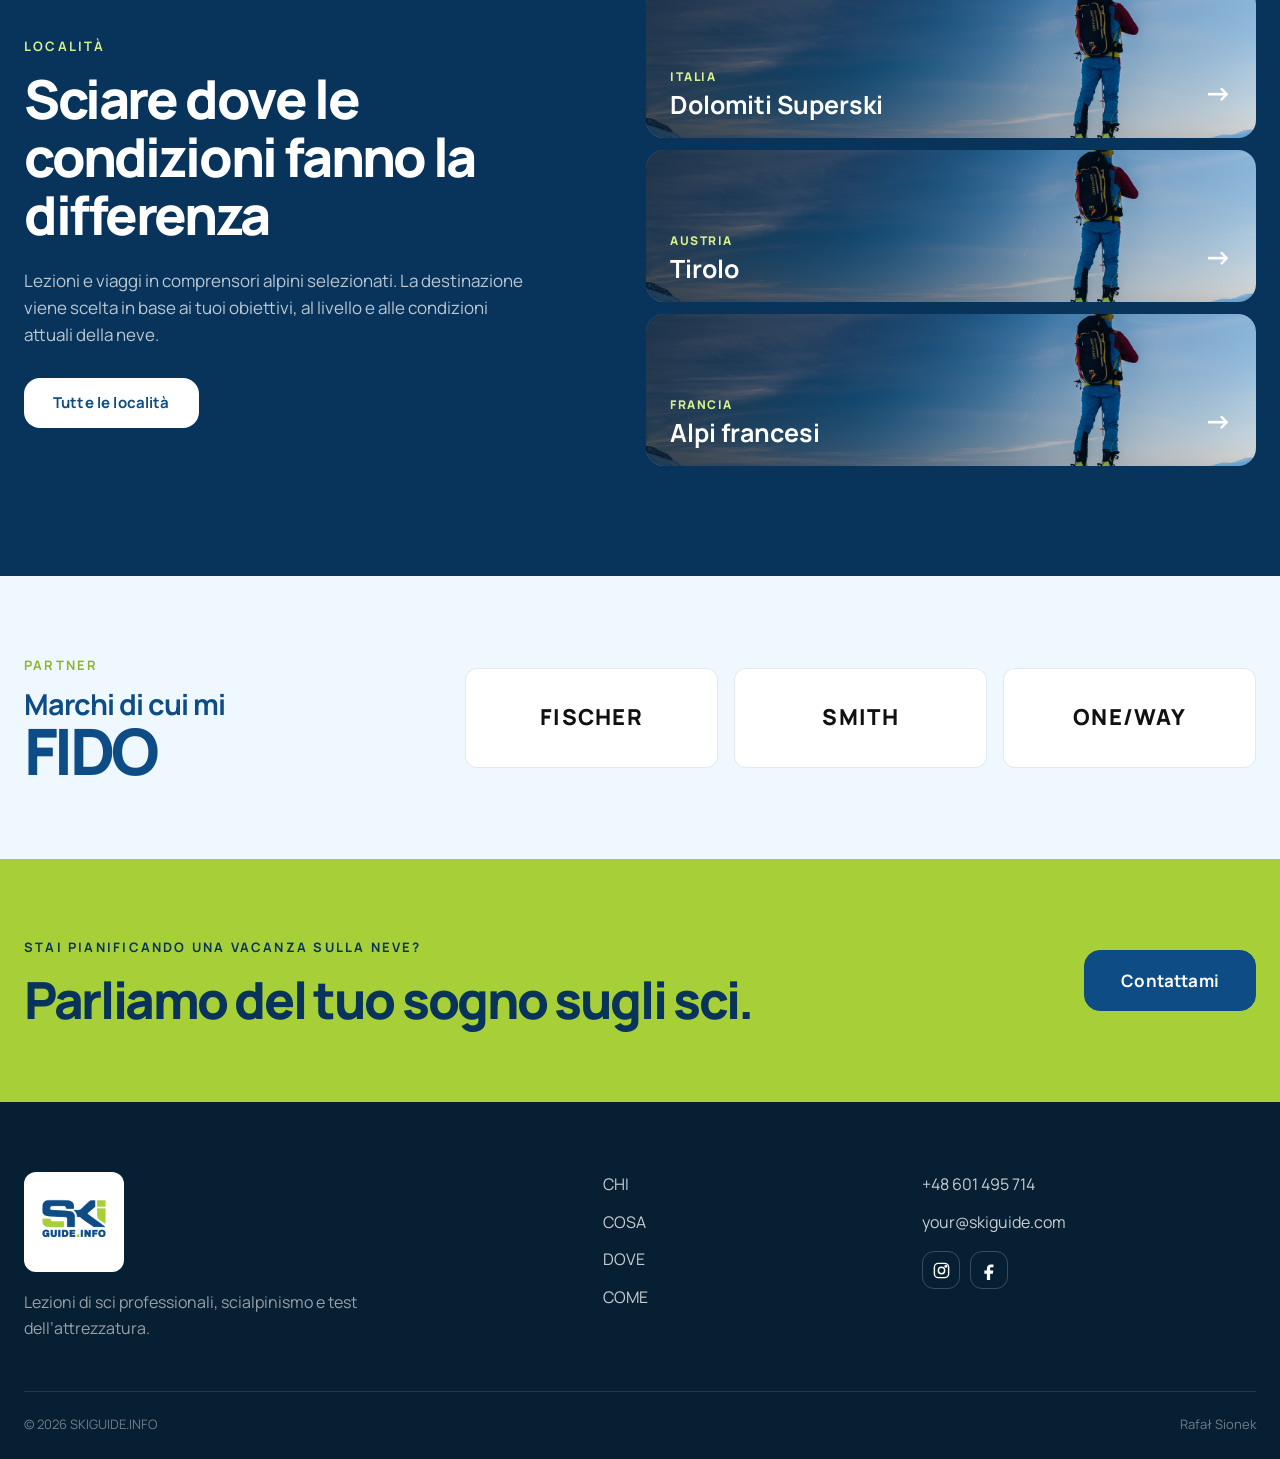
<file: it/index.html>
<!DOCTYPE html>

<html lang="it">
<head>
<meta charset="utf-8"/>
<meta content="width=device-width, initial-scale=1.0" name="viewport"/>
<meta content="SKIGUIDE.INFO – lezioni di sci professionali, scialpinismo, test dell’attrezzatura e viaggi nei migliori comprensori alpini." name="description"/>
<title>SKIGUIDE.INFO | Rafał Sionek</title>
<link href="../assets/css/style.css" rel="stylesheet"/>
<link href="../index.html" hreflang="pl" rel="alternate"/><link href="../en/index.html" hreflang="en" rel="alternate"/><link href="index.html" hreflang="it" rel="alternate"/></head>
<body>
<header class="site-header" id="siteHeader">
<div class="container header-inner">
<div aria-label="Wybór języka / Language / Lingua" class="language-switch language-flags"><button aria-expanded="false" aria-label="Zmień język. Aktualny: Italiano" class="language-current" type="button"><img alt="" aria-hidden="true" class="language-flag-img" src="../assets/icons/flags/it.svg"></button><div class="language-options"><a aria-label="Polski" class="language-option" href="../index.html" title="Polski"><img alt="" aria-hidden="true" class="language-flag-img" src="../assets/icons/flags/pl.svg"></a><a aria-label="English" class="language-option" href="../en/index.html" title="English"><img alt="" aria-hidden="true" class="language-flag-img" src="../assets/icons/flags/gb.svg"></a></div></div><a aria-label="SKIGUIDE.INFO – home page" class="logo-box" href="index.html">
<img alt="SKIGUIDE.INFO" src="../assets/images/logo/header-logo.png"/>
</a>
<div class="header-actions"><nav aria-label="Main navigation" class="main-nav" id="mainNav">
<a href="pages/about.html">CHI</a>
<a href="pages/offer.html">COSA</a>
<a href="pages/locations.html">DOVE</a>
<a class="nav-contact" href="pages/contact.html">COME</a>
</nav><button aria-controls="mainNav" aria-expanded="false" aria-label="Open menu" class="menu-toggle" id="menuToggle" type="button">
<span></span>
<span></span>
<span></span>
</button></div></div>
</header>
<main>
<section class="hero">
<div class="hero-overlay"></div>
<div class="container hero-inner">
<div class="hero-content reveal">
<h1>SKI<br/>YOUR<br/>DREAMS</h1>
<p class="hero-lead">Lezioni di sci professionali ed esperienze in montagna su misura per il tuo livello, i tuoi obiettivi e il tuo stile di sciata.</p>
<div class="hero-actions">
<a class="button button-primary" href="pages/offer.html">Scopri l’offerta</a>
<a class="button button-ghost" href="pages/contact.html">Contatti</a>
</div>
</div>
</div>
<a aria-label="Scroll down" class="scroll-cue" href="#poznaj">↓</a>
</section>
<section class="section intro-section" id="poznaj">
<div class="container intro-grid">
<div class="intro-photo-wrap reveal">
<img alt="Rafał Sionek in the mountains" class="intro-photo" src="../assets/images/o-mnie/about-home.jpg"/>
<span class="photo-accent photo-accent-blue"></span>
<span class="photo-accent photo-accent-green"></span>
</div>
<div class="intro-copy reveal">
<span class="eyebrow">Chi sono</span>
<h2>Rafał Sionek</h2>
<p class="intro-highlight">Maestro professionista di sport sulla neve ISIA e guida sciistica con oltre 20 anni di esperienza in montagna.</p>
<p>Lezioni, scialpinismo, test dell’attrezzatura e viaggi sulla neve in diversi continenti. Le mie priorità sono la sicurezza, una tecnica solida e un ritmo adatto alla persona con cui lavoro.</p>
<a class="button button-primary intro-button" href="pages/about.html">Conoscimi</a>
</div>
</div>
</section>
<section class="section values-section">
<div class="container values-grid">
<article class="value-card reveal">
<div aria-hidden="true" class="brand-mark"><i></i><b></b></div>
<h3>Competenza</h3>
<p>Anni di esperienza nell’insegnamento e pratica sul campo maturata in condizioni di neve e comprensori sciistici diversi.</p>
</article>
<article class="value-card reveal">
<div aria-hidden="true" class="brand-mark"><i></i><b></b></div>
<h3>Sicurezza</h3>
<p>Ogni lezione e ogni viaggio vengono pianificati in base al tuo livello, alle condizioni, agli obiettivi e alle tue capacità.</p>
</article>
<article class="value-card reveal">
<div aria-hidden="true" class="brand-mark"><i></i><b></b></div>
<h3>Esperienza</h3>
<p>Un approccio pratico, condizioni reali di montagna e supporto nella scelta dell’attrezzatura adatta al tuo stile di sciata.</p>
</article>
</div>
</section>
<section class="section offer-section">
<div class="container">
<div class="section-heading reveal">
<span class="eyebrow">Offerta</span>
<h2>Lezioni di sci professionali e test dell’attrezzatura</h2>
<p>Dalle prime curve al perfezionamento consapevole della tecnica e alla preparazione per sciare in autonomia su terreni impegnativi.</p>
</div>
<div class="offer-grid">
<article class="offer-card reveal">
<div class="offer-image"><img alt="Alpine skiing" src="../assets/images/oferta/alpine.jpg"/></div>
<div class="offer-body">
<h3>Sci alpino</h3>
<p>Lezioni per ogni livello, dalle basi fino alla tecnica avanzata.</p>
<a class="card-link" href="pages/offer.html">Scopri di più <span>→</span></a>
</div>
</article>
<article class="offer-card reveal">
<div class="offer-image"><img alt="Ski testing and snowshoeing" src="../assets/images/oferta/tests.jpg"/></div>
<div class="offer-body">
<h3>Test sci e ciaspole</h3>
<p>Prova diversi modelli di sci in condizioni reali e ricevi supporto professionale nella scelta dell’attrezzatura.</p>
<a class="card-link" href="pages/offer.html">Scopri di più <span>→</span></a>
</div>
</article>
<article class="offer-card reveal">
<div class="offer-image"><img alt="Cross-country skiing" src="../assets/images/oferta/cross-country.jpg"/></div>
<div class="offer-body">
<h3>Sci di fondo</h3>
<p>Tecnica classica e skating per principianti e sciatori di livello intermedio.</p>
<a class="card-link" href="pages/offer.html">Scopri di più <span>→</span></a>
</div>
</article>
</div>
<div class="section-action reveal">
<a class="button button-outline" href="pages/offer.html">Vedi tutta l’offerta</a>
</div>
</div>
</section>
<section class="section home-locations-section">
<div class="container locations-layout">
<div class="locations-copy reveal">
<span class="eyebrow eyebrow-light">Località</span>
<h2>Sciare dove le condizioni fanno la differenza</h2>
<p>Lezioni e viaggi in comprensori alpini selezionati. La destinazione viene scelta in base ai tuoi obiettivi, al livello e alle condizioni attuali della neve.</p>
<a class="button button-light" href="pages/locations.html">Tutte le località</a>
</div>
<div class="locations-list">
<a class="location-card reveal" href="pages/locations.html">
<img alt="Dolomiti Superski" src="../assets/images/lokalizacje/dolomites.jpg"/>
<div class="location-overlay"></div>
<div class="location-content"><span>Italia</span><h3>Dolomiti Superski</h3><b>→</b></div>
</a>
<a class="location-card reveal" href="pages/locations.html">
<img alt="Tyrol and the Austrian Alps" src="../assets/images/lokalizacje/austria.jpg"/>
<div class="location-overlay"></div>
<div class="location-content"><span>Austria</span><h3>Tirolo</h3><b>→</b></div>
</a>
<a class="location-card reveal" href="pages/locations.html">
<img alt="French Alps" src="../assets/images/lokalizacje/france.jpg"/>
<div class="location-overlay"></div>
<div class="location-content"><span>Francia</span><h3>Alpi francesi</h3><b>→</b></div>
</a>
</div>
</div>
</section>
<section class="section partners-section">
<div class="container partners-inner reveal">
<div>
<span class="eyebrow">PARTNER</span>
<h2 class="partners-heading"><span>Marchi di cui mi</span><strong>FIDO</strong></h2>
</div>
<div aria-label="SKIGUIDE.INFO partners" class="partners-gallery">
<div class="partners-viewport">
<div class="partners-track" id="partnersTrack">
<div class="partner-placeholder">FISCHER</div>
<div class="partner-placeholder">SMITH</div>
<div class="partner-placeholder">ONE/WAY</div>
<div class="partner-placeholder">BRIDGESTONE</div>
</div>
</div>
</div>
</div>
</section>
<section class="cta-section home-cta-section">
<div class="container cta-inner reveal">
<div>
<span class="eyebrow eyebrow-light">Stai pianificando una vacanza sulla neve?</span>
<h2>Parliamo del tuo sogno sugli sci.</h2>
</div>
<a class="button button-secondary" href="pages/contact.html">Contattami</a>
</div>
</section>
</main>
<footer class="site-footer">
<div class="container footer-grid">
<div class="footer-brand">
<img alt="SKIGUIDE.INFO" src="../assets/images/logo/logo.png"/>
<p>Lezioni di sci professionali, scialpinismo e test dell’attrezzatura.</p>
</div>
<nav aria-label="Footer navigation" class="footer-nav">
<a href="pages/about.html">CHI</a>
<a href="pages/offer.html">COSA</a>
<a href="pages/locations.html">DOVE</a>
<a href="pages/contact.html">COME</a>
</nav>
<div class="footer-contact">
<a href="tel:+48601495714">+48 601 495 714</a>
<a href="mailto:your@skiguide.com">your@skiguide.com</a>
<div aria-label="Rafał Sionek's social media" class="footer-socials">
<a aria-label="Rafał Sionek's Instagram" class="social-link" href="https://www.instagram.com/rafal.sionek/" rel="noopener noreferrer" target="_blank" title="Rafał Sionek's Instagram"><svg aria-hidden="true" viewbox="0 0 24 24"><rect height="18" rx="5" width="18" x="3" y="3"></rect><circle cx="12" cy="12" r="4"></circle><circle cx="17.5" cy="6.5" r="1"></circle></svg></a>
<a aria-label="Rafał Sionek's Facebook" class="social-link" href="https://www.facebook.com/profile.php?id=100074277804576" rel="noopener noreferrer" target="_blank" title="Rafał Sionek's Facebook"><svg aria-hidden="true" viewbox="0 0 24 24"><path d="M14 8h3V4.5c-.6-.1-1.8-.2-3.1-.2-3.1 0-5.2 1.9-5.2 5.4V12H5.5v4h3.2v8h4.1v-8h3.4l.6-4h-4V10c0-1.2.3-2 1.2-2z"></path></svg></a>
</div>
</div>
</div>
<div class="container footer-bottom">
<span>© <span id="currentYear"></span> SKIGUIDE.INFO</span>
<span>Rafał Sionek</span>
</div>
</footer>
<script src="../assets/js/script.js"></script>
</body>
</html>
</file>
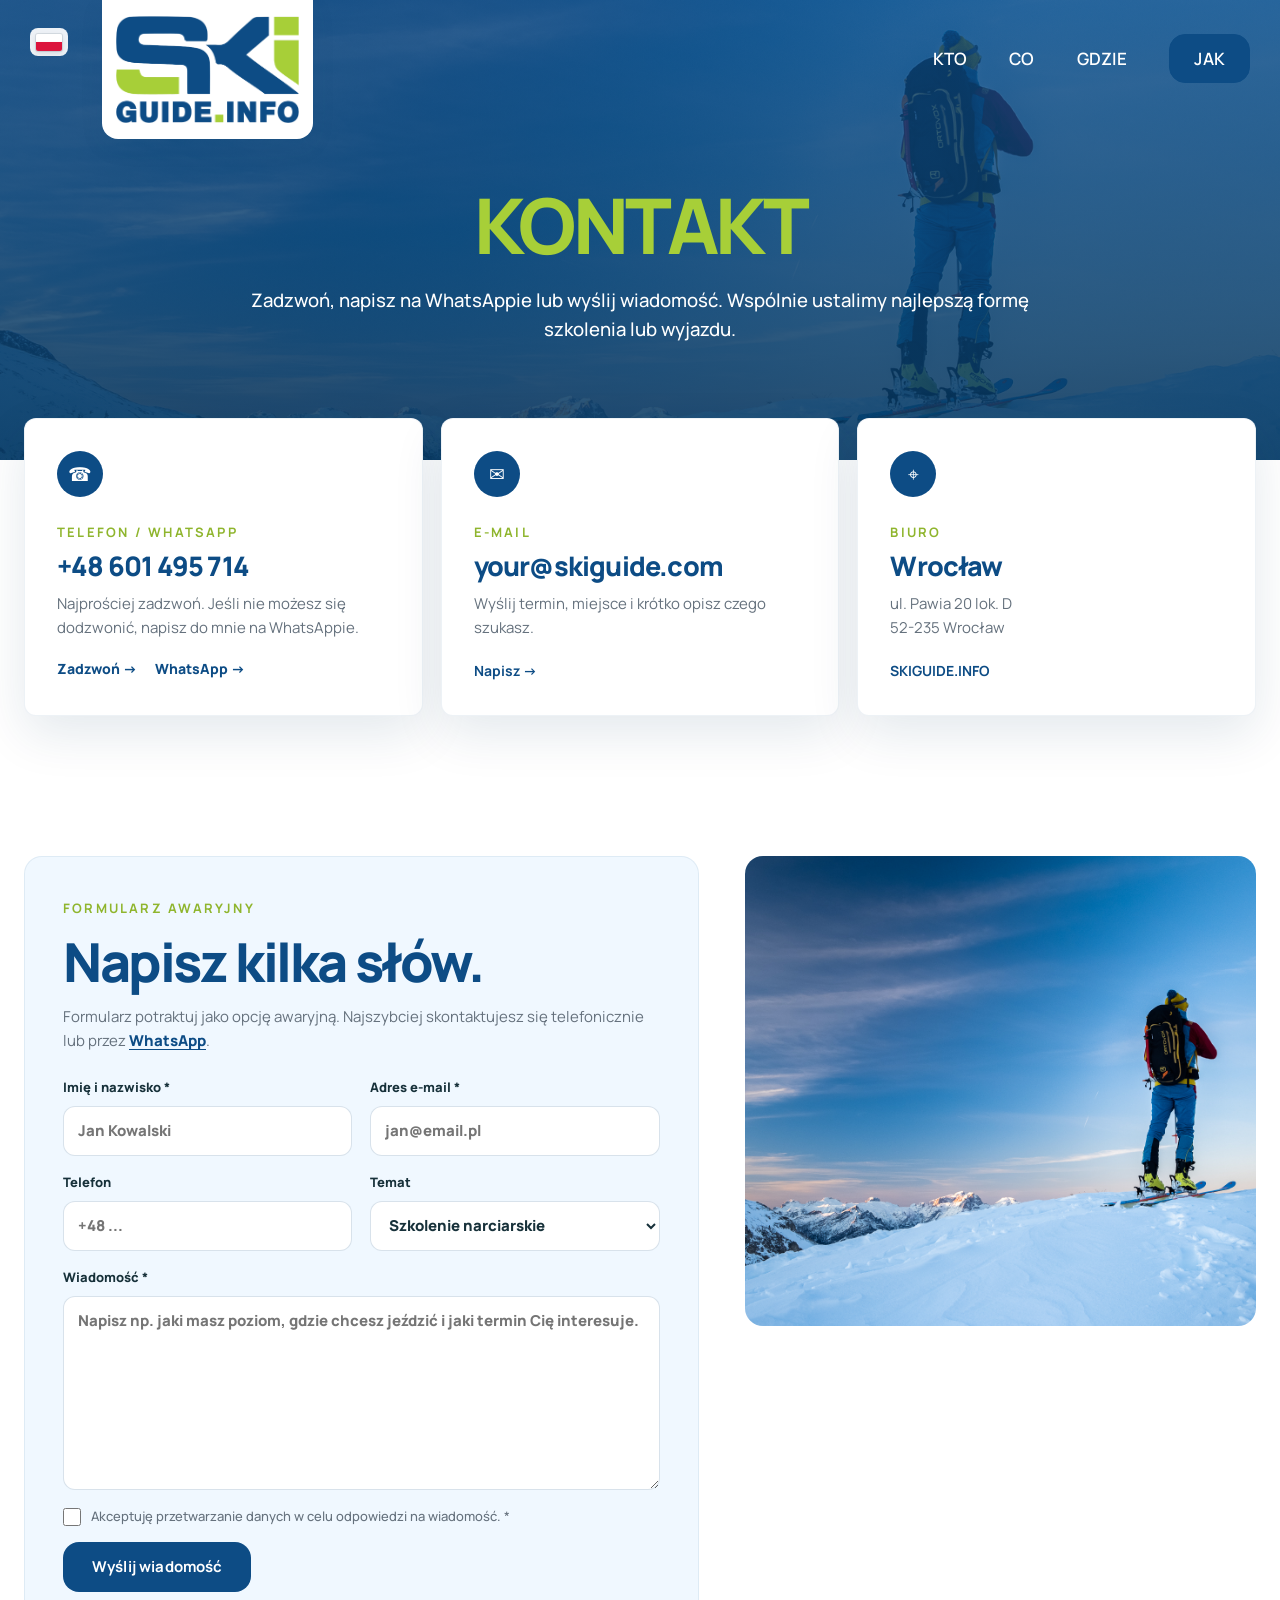
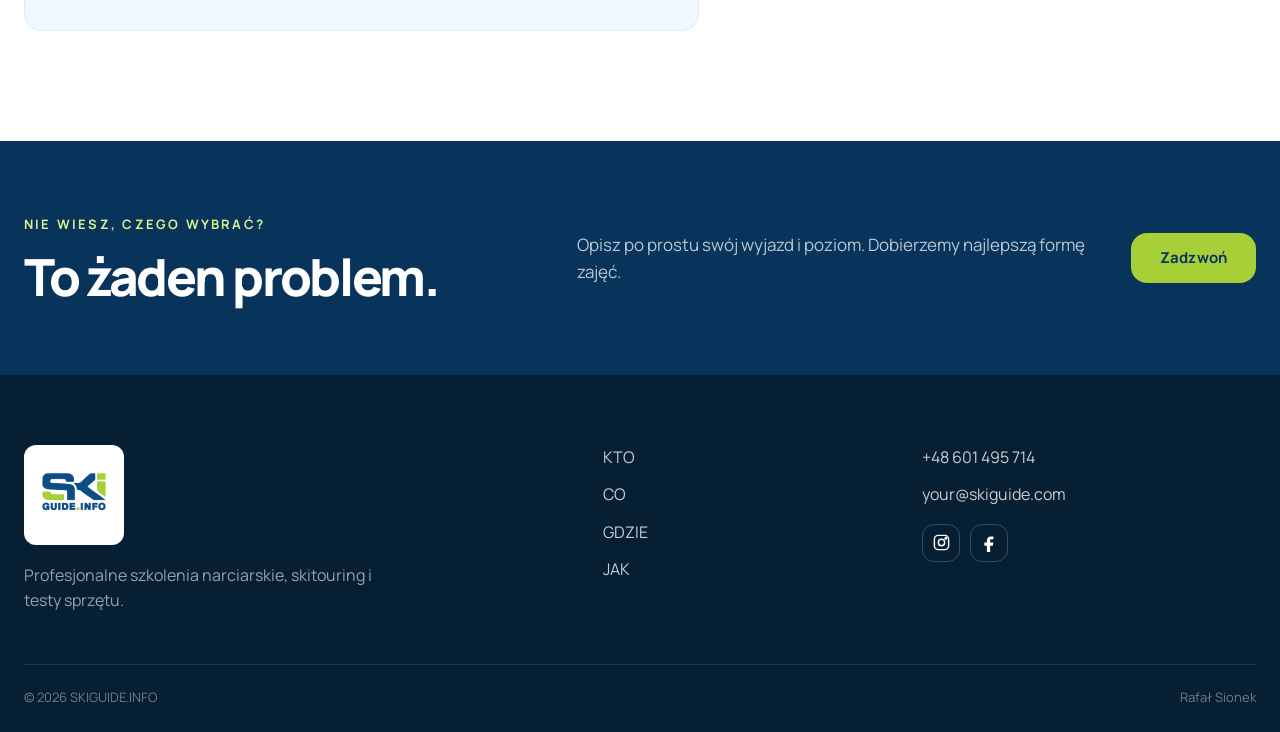
<file: pages/kontakt.html>
<!DOCTYPE html>

<html lang="pl">
<head>
<meta charset="utf-8"/>
<meta content="width=device-width, initial-scale=1.0" name="viewport"/>
<meta content="Kontakt z SKIGUIDE.INFO – zapytaj o szkolenie narciarskie, skitouring, testy sprzętu lub indywidualny wyjazd." name="description"/>
<title>Kontakt | SKIGUIDE.INFO</title>
<link href="../assets/css/style.css" rel="stylesheet"/>
<link href="kontakt.html" hreflang="pl" rel="alternate"/><link href="../en/pages/contact.html" hreflang="en" rel="alternate"/><link href="../it/pages/contact.html" hreflang="it" rel="alternate"/></head>
<body>
<header class="site-header" id="siteHeader">
<div class="container header-inner">
<div aria-label="Wybór języka / Language / Lingua" class="language-switch language-flags"><button aria-expanded="false" aria-label="Zmień język. Aktualny: Polski" class="language-current" type="button"><img alt="" aria-hidden="true" class="language-flag-img" src="../assets/icons/flags/pl.svg"></button><div class="language-options"><a aria-label="English" class="language-option" href="../en/pages/contact.html" title="English"><img alt="" aria-hidden="true" class="language-flag-img" src="../assets/icons/flags/gb.svg"></a><a aria-label="Italiano" class="language-option" href="../it/pages/contact.html" title="Italiano"><img alt="" aria-hidden="true" class="language-flag-img" src="../assets/icons/flags/it.svg"></a></div></div><a aria-label="SKIGUIDE.INFO – strona główna" class="logo-box" href="../index.html">
<img alt="SKIGUIDE.INFO" src="../assets/images/logo/header-logo.png"/>
</a>
<div class="header-actions"><nav aria-label="Główna nawigacja" class="main-nav" id="mainNav">
<a href="o-mnie.html">KTO</a>
<a href="oferta.html">CO</a>
<a href="lokalizacje.html">GDZIE</a>
<a class="nav-contact is-current" href="kontakt.html">JAK</a>
</nav><button aria-controls="mainNav" aria-expanded="false" aria-label="Otwórz menu" class="menu-toggle" id="menuToggle" type="button">
<span></span><span></span><span></span>
</button></div></div>
</header>
<main>
<section class="subpage-hero contact-hero simple-subpage-hero">
<div class="subpage-hero-overlay"></div>
<div class="container subpage-hero-inner">
<div class="subpage-hero-copy simple-hero-copy reveal">
<h1>KONTAKT</h1>
<p>Zadzwoń, napisz na WhatsAppie lub wyślij wiadomość. Wspólnie ustalimy najlepszą formę szkolenia lub wyjazdu.</p>
</div>
</div>
</section>
<section class="contact-cards-section">
<div class="container contact-cards-grid">
<div class="contact-info-card reveal">
<span aria-hidden="true" class="contact-icon">☎</span>
<span class="eyebrow">Telefon / WhatsApp</span>
<h2><a href="tel:+48601495714">+48 601 495 714</a></h2>
<p>Najprościej zadzwoń. Jeśli nie możesz się dodzwonić, napisz do mnie na WhatsAppie.</p>
<div class="contact-card-actions">
<a href="tel:+48601495714">Zadzwoń →</a>
<a href="https://wa.me/48601495714" rel="noopener noreferrer" target="_blank">WhatsApp →</a>
</div>
</div>
<a class="contact-info-card reveal" href="mailto:your@skiguide.com">
<span aria-hidden="true" class="contact-icon">✉</span>
<span class="eyebrow">E-mail</span>
<h2>your@skiguide.com</h2>
<p>Wyślij termin, miejsce i krótko opisz czego szukasz.</p>
<b>Napisz →</b>
</a>
<div class="contact-info-card reveal">
<span aria-hidden="true" class="contact-icon">⌖</span>
<span class="eyebrow">Biuro</span>
<h2>Wrocław</h2>
<p>ul. Pawia 20 lok. D<br/>52-235 Wrocław</p>
<b>SKIGUIDE.INFO</b>
</div>
</div>
</section>
<section class="section contact-main-section">
<div class="container contact-main-grid">
<div class="contact-form-wrap reveal">
<span class="eyebrow">Formularz awaryjny</span>
<h2>Napisz kilka słów.</h2>
<p class="contact-form-intro">Formularz potraktuj jako opcję awaryjną. Najszybciej skontaktujesz się telefonicznie lub przez <a href="https://wa.me/48601495714" rel="noopener noreferrer" target="_blank">WhatsApp</a>.</p>
<form action="#" class="contact-form" method="post" onsubmit="return false;">
<div class="form-row">
<label>Imię i nazwisko *
                                <input autocomplete="name" name="name" placeholder="Jan Kowalski" required="" type="text"/>
</label>
<label>Adres e-mail *
                                <input autocomplete="email" name="email" placeholder="jan@email.pl" required="" type="email"/>
</label>
</div>
<div class="form-row">
<label>Telefon
                                <input autocomplete="tel" name="phone" placeholder="+48 ..." type="tel"/>
</label>
<label>Temat
                                <select name="subject">
<option>Szkolenie narciarskie</option>
<option>Testy sprzętu</option>
<option>Narciarstwo biegowe</option>
<option>Skitouring</option>
<option>Inne</option>
</select>
</label>
</div>
<label>Wiadomość *
                            <textarea name="message" placeholder="Napisz np. jaki masz poziom, gdzie chcesz jeździć i jaki termin Cię interesuje." required="" rows="7"></textarea>
</label>
<label class="form-consent">
<input required="" type="checkbox"/>
<span>Akceptuję przetwarzanie danych w celu odpowiedzi na wiadomość. *</span>
</label>
<button class="button button-primary" type="submit">Wyślij wiadomość</button>
</form>
</div>
<aside class="contact-side reveal">
<div class="contact-side-image">
<img alt="Narciarz w górach" src="../assets/images/hero/hero-main.jpg"/>
</div>
</aside>
</div>
</section>
<section class="contact-bottom-section">
<div class="container contact-bottom-inner reveal">
<div>
<span class="eyebrow eyebrow-light">Nie wiesz, czego wybrać?</span>
<h2>To żaden problem.</h2>
</div>
<p>Opisz po prostu swój wyjazd i poziom. Dobierzemy najlepszą formę zajęć.</p>
<a class="button button-secondary" href="tel:+48601495714">Zadzwoń</a>
</div>
</section>
</main>
<footer class="site-footer">
<div class="container footer-grid">
<div class="footer-brand">
<img alt="SKIGUIDE.INFO" src="../assets/images/logo/logo.png"/>
<p>Profesjonalne szkolenia narciarskie, skitouring i testy sprzętu.</p>
</div>
<nav aria-label="Nawigacja w stopce" class="footer-nav">
<a href="o-mnie.html">KTO</a>
<a href="oferta.html">CO</a>
<a href="lokalizacje.html">GDZIE</a>
<a href="kontakt.html">JAK</a>
</nav>
<div class="footer-contact">
<a href="tel:+48601495714">+48 601 495 714</a>
<a href="mailto:your@skiguide.com">your@skiguide.com</a>
<div aria-label="Media społecznościowe Rafała Sionka" class="footer-socials">
<a aria-label="Instagram Rafała Sionka" class="social-link" href="https://www.instagram.com/rafal.sionek/" rel="noopener noreferrer" target="_blank" title="Instagram Rafała Sionka"><svg aria-hidden="true" viewbox="0 0 24 24"><rect height="18" rx="5" width="18" x="3" y="3"></rect><circle cx="12" cy="12" r="4"></circle><circle cx="17.5" cy="6.5" r="1"></circle></svg></a>
<a aria-label="Facebook Rafała Sionka" class="social-link" href="https://www.facebook.com/profile.php?id=100074277804576" rel="noopener noreferrer" target="_blank" title="Facebook Rafała Sionka"><svg aria-hidden="true" viewbox="0 0 24 24"><path d="M14 8h3V4.5c-.6-.1-1.8-.2-3.1-.2-3.1 0-5.2 1.9-5.2 5.4V12H5.5v4h3.2v8h4.1v-8h3.4l.6-4h-4V10c0-1.2.3-2 1.2-2z"></path></svg></a>
</div>
</div>
</div>
<div class="container footer-bottom">
<span>© <span id="currentYear"></span> SKIGUIDE.INFO</span>
<span>Rafał Sionek</span>
</div>
</footer>
<script src="../assets/js/script.js"></script>
</body>
</html>
</file>
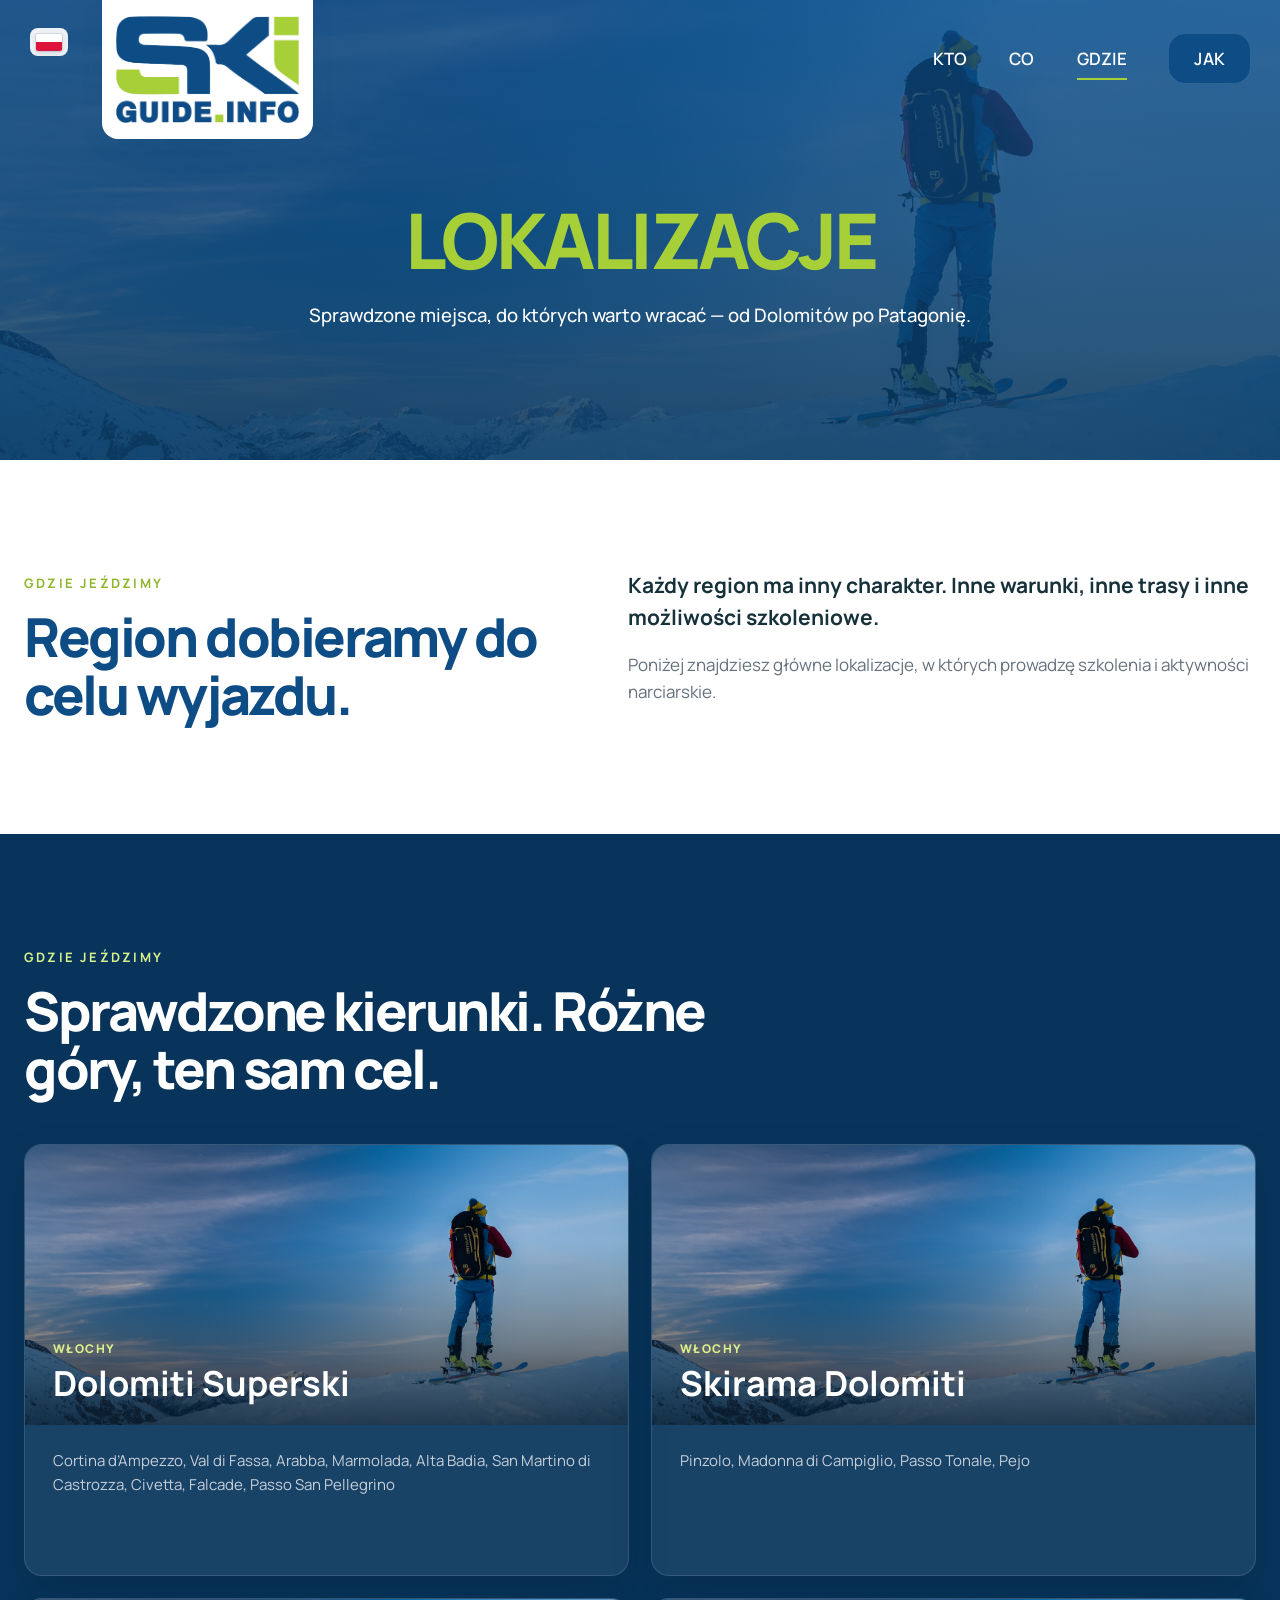
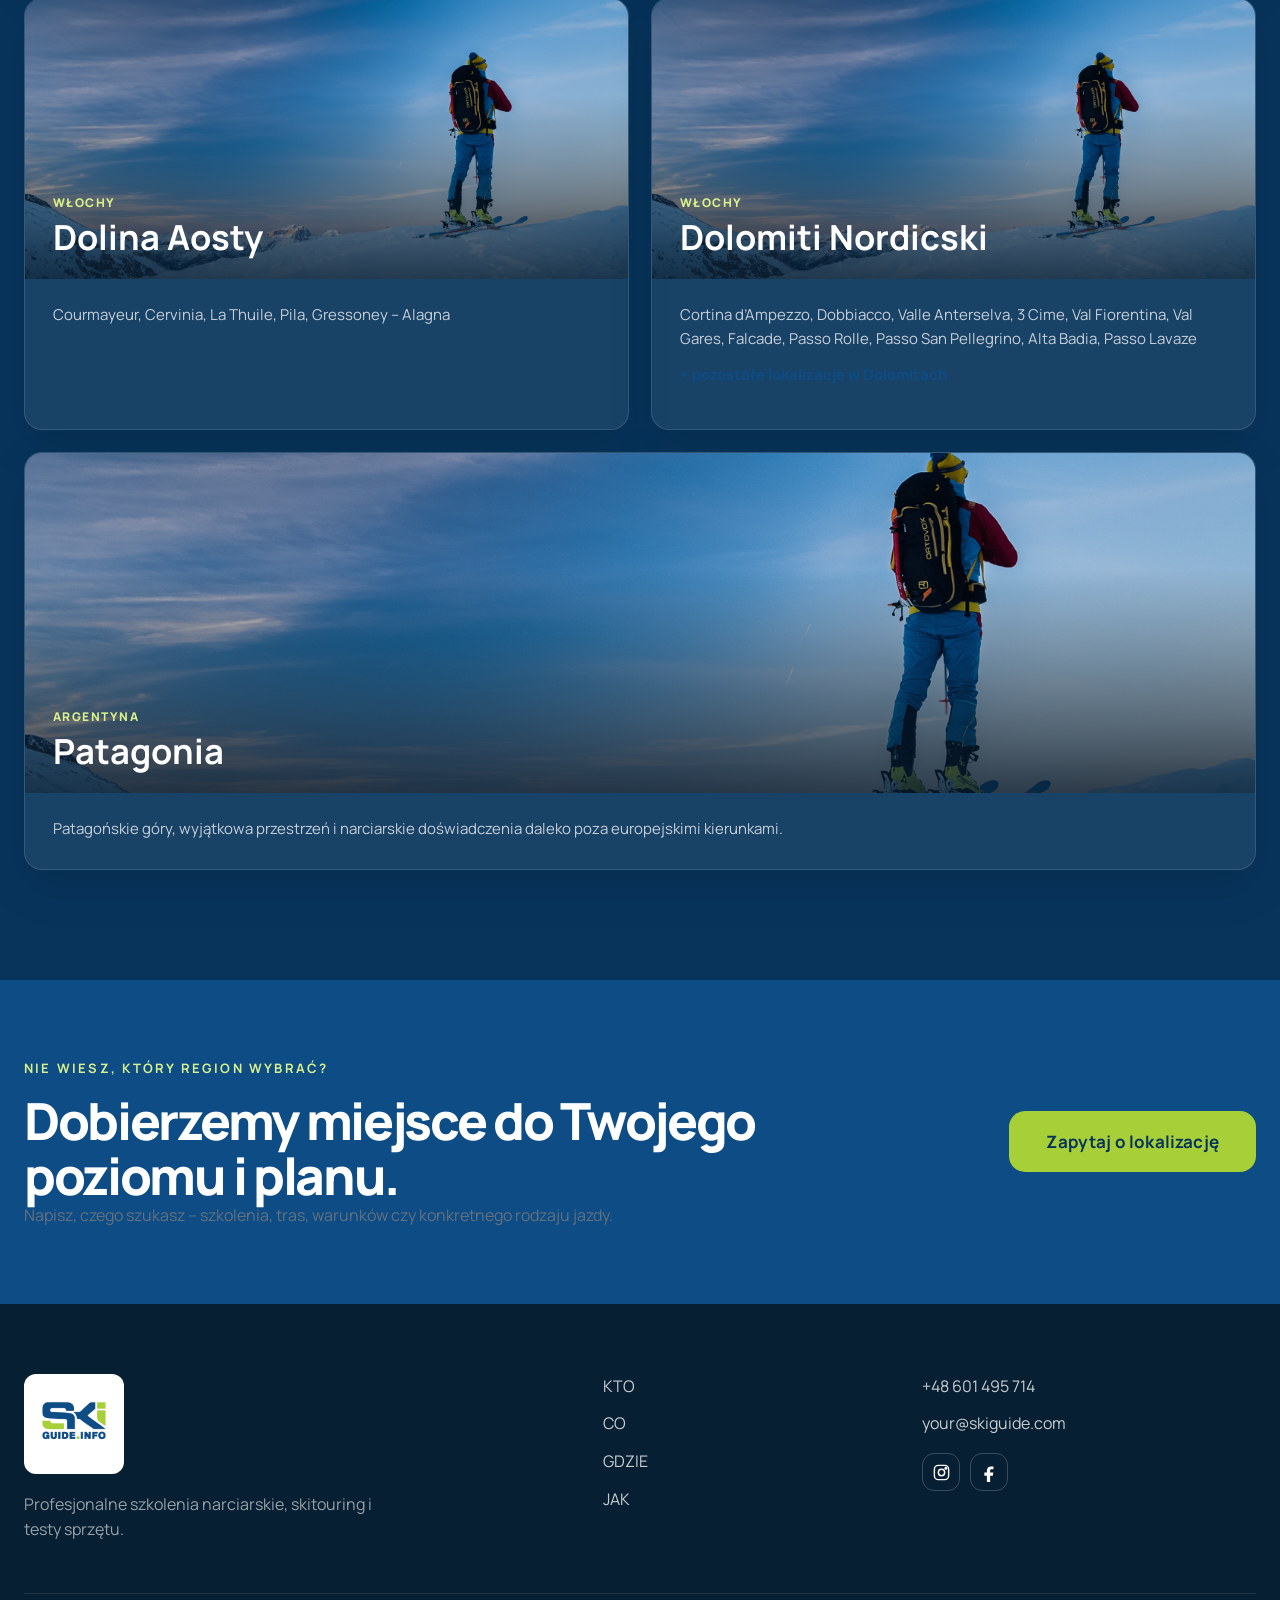
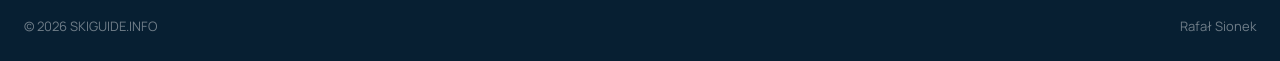
<file: pages/lokalizacje.html>
<!DOCTYPE html>

<html lang="pl">
<head>
<meta charset="utf-8"/>
<meta content="width=device-width, initial-scale=1.0" name="viewport"/>
<meta content="Lokalizacje SKIGUIDE.INFO – Dolomiti Superski, Skirama Dolomiti, Dolina Aosty i Dolomiti Nordicski." name="description"/>
<title>Lokalizacje | SKIGUIDE.INFO</title>
<link href="../assets/css/style.css" rel="stylesheet"/>
<link href="lokalizacje.html" hreflang="pl" rel="alternate"/><link href="../en/pages/locations.html" hreflang="en" rel="alternate"/><link href="../it/pages/locations.html" hreflang="it" rel="alternate"/></head>
<body>
<header class="site-header" id="siteHeader">
<div class="container header-inner">
<div aria-label="Wybór języka / Language / Lingua" class="language-switch language-flags"><button aria-expanded="false" aria-label="Zmień język. Aktualny: Polski" class="language-current" type="button"><img alt="" aria-hidden="true" class="language-flag-img" src="../assets/icons/flags/pl.svg"></button><div class="language-options"><a aria-label="English" class="language-option" href="../en/pages/locations.html" title="English"><img alt="" aria-hidden="true" class="language-flag-img" src="../assets/icons/flags/gb.svg"></a><a aria-label="Italiano" class="language-option" href="../it/pages/locations.html" title="Italiano"><img alt="" aria-hidden="true" class="language-flag-img" src="../assets/icons/flags/it.svg"></a></div></div><a aria-label="SKIGUIDE.INFO – strona główna" class="logo-box" href="../index.html">
<img alt="SKIGUIDE.INFO" src="../assets/images/logo/header-logo.png"/>
</a>
<div class="header-actions"><nav aria-label="Główna nawigacja" class="main-nav" id="mainNav">
<a href="o-mnie.html">KTO</a>
<a href="oferta.html">CO</a>
<a class="is-current" href="lokalizacje.html">GDZIE</a>
<a class="nav-contact" href="kontakt.html">JAK</a>
</nav><button aria-controls="mainNav" aria-expanded="false" aria-label="Otwórz menu" class="menu-toggle" id="menuToggle" type="button">
<span></span><span></span><span></span>
</button></div></div>
</header>
<main>
<section class="subpage-hero locations-hero simple-subpage-hero">
<div class="subpage-hero-overlay"></div>
<div class="container subpage-hero-inner">
<div class="subpage-hero-copy simple-hero-copy reveal">
<h1>LOKALIZACJE</h1>
<p>Sprawdzone miejsca, do których warto wracać — od Dolomitów po Patagonię.</p>
</div>
</div>
</section>
<section class="section locations-intro-section">
<div class="container locations-intro-grid">
<div class="reveal">
<span class="eyebrow">Gdzie jeździmy</span>
<h2>Region dobieramy do celu wyjazdu.</h2>
</div>
<div class="locations-intro-copy reveal">
<p class="locations-intro-lead">Każdy region ma inny charakter. Inne warunki, inne trasy i inne możliwości szkoleniowe.</p>
<p>Poniżej znajdziesz główne lokalizacje, w których prowadzę szkolenia i aktywności narciarskie.</p>
</div>
</div>
</section>
<section class="section locations-showcase-section">
<div class="container">
<div class="locations-showcase-heading reveal">
<span class="eyebrow eyebrow-light">Gdzie jeździmy</span>
<h2>Sprawdzone kierunki. Różne góry, ten sam cel.</h2>
</div>
<div class="locations-showcase-grid">
<article class="location-showcase-card reveal">
<div class="location-showcase-image location-photo-carousel" data-location-carousel="">
<img alt="Dolomiti Superski" class="is-active" src="../assets/images/lokalizacje/dolomiti-superski.jpg"/>
<img alt="Dolomity" src="../assets/images/lokalizacje/dolomites.jpg"/>
<img alt="Alpejski krajobraz zimowy" src="../assets/images/lokalizacje/austria.jpg"/>
<div class="location-overlay"></div>
<div class="location-showcase-title"><span>Włochy</span><h3>Dolomiti Superski</h3></div>
</div>
<div class="location-showcase-body">
<p>Cortina d’Ampezzo, Val di Fassa, Arabba, Marmolada, Alta Badia, San Martino di Castrozza, Civetta, Falcade, Passo San Pellegrino</p>
</div>
</article>
<article class="location-showcase-card reveal">
<div class="location-showcase-image location-photo-carousel" data-location-carousel="">
<img alt="Skirama Dolomiti" class="is-active" src="../assets/images/lokalizacje/skirama-dolomiti.jpg"/>
<img alt="Dolomity zimą" src="../assets/images/lokalizacje/dolomites.jpg"/>
<img alt="Góry zimą" src="../assets/images/lokalizacje/france.jpg"/>
<div class="location-overlay"></div>
<div class="location-showcase-title"><span>Włochy</span><h3>Skirama Dolomiti</h3></div>
</div>
<div class="location-showcase-body">
<p>Pinzolo, Madonna di Campiglio, Passo Tonale, Pejo</p>
</div>
</article>
<article class="location-showcase-card reveal">
<div class="location-showcase-image location-photo-carousel" data-location-carousel="">
<img alt="Dolina Aosty" class="is-active" src="../assets/images/lokalizacje/dolina-aosty.jpg"/>
<img alt="Alpy zimą" src="../assets/images/lokalizacje/france.jpg"/>
<img alt="Góry i śnieg" src="../assets/images/lokalizacje/austria.jpg"/>
<div class="location-overlay"></div>
<div class="location-showcase-title"><span>Włochy</span><h3>Dolina Aosty</h3></div>
</div>
<div class="location-showcase-body">
<p>Courmayeur, Cervinia, La Thuile, Pila, Gressoney – Alagna</p>
</div>
</article>
<article class="location-showcase-card reveal">
<div class="location-showcase-image location-photo-carousel" data-location-carousel="">
<img alt="Dolomiti Nordicski" class="is-active" src="../assets/images/lokalizacje/dolomiti-nordicski.jpg"/>
<img alt="Dolomity zimą" src="../assets/images/lokalizacje/dolomites.jpg"/>
<img alt="Zimowe Dolomity" src="../assets/images/lokalizacje/dolomiti-superski.jpg"/>
<div class="location-overlay"></div>
<div class="location-showcase-title"><span>Włochy</span><h3>Dolomiti Nordicski</h3></div>
</div>
<div class="location-showcase-body">
<p>Cortina d’Ampezzo, Dobbiacco, Valle Anterselva, 3 Cime, Val Fiorentina, Val Gares, Falcade, Passo Rolle, Passo San Pellegrino, Alta Badia, Passo Lavaze</p>
<p class="location-note">+ pozostałe lokalizacje w Dolomitach</p>
</div>
</article>
<article class="location-showcase-card location-showcase-card-wide reveal">
<div class="location-showcase-image location-photo-carousel" data-location-carousel="">
<img alt="Narciarski krajobraz górski — zdjęcie zastępcze dla Patagonii" class="is-active" src="../assets/images/hero/hero-main.jpg"/>
<img alt="Górski krajobraz zimowy — zdjęcie zastępcze" src="../assets/images/lokalizacje/france.jpg"/>
<img alt="Zimowe góry — zdjęcie zastępcze" src="../assets/images/lokalizacje/austria.jpg"/>
<div class="location-overlay"></div>
<div class="location-showcase-title"><span>Argentyna</span><h3>Patagonia</h3></div>
</div>
<div class="location-showcase-body">
<p>Patagońskie góry, wyjątkowa przestrzeń i narciarskie doświadczenia daleko poza europejskimi kierunkami.</p>
</div>
</article>
</div>
</div>
</section>
<section class="cta-section">
<div class="container cta-inner reveal">
<div>
<span class="eyebrow eyebrow-light">Nie wiesz, który region wybrać?</span>
<h2>Dobierzemy miejsce do Twojego poziomu i planu.</h2>
<p>Napisz, czego szukasz – szkolenia, tras, warunków czy konkretnego rodzaju jazdy.</p>
</div>
<a class="button button-secondary" href="kontakt.html">Zapytaj o lokalizację</a>
</div>
</section>
</main>
<footer class="site-footer">
<div class="container footer-grid">
<div class="footer-brand">
<img alt="SKIGUIDE.INFO" src="../assets/images/logo/logo.png"/>
<p>Profesjonalne szkolenia narciarskie, skitouring i testy sprzętu.</p>
</div>
<nav aria-label="Nawigacja w stopce" class="footer-nav">
<a href="o-mnie.html">KTO</a>
<a href="oferta.html">CO</a>
<a href="lokalizacje.html">GDZIE</a>
<a href="kontakt.html">JAK</a>
</nav>
<div class="footer-contact">
<a href="tel:+48601495714">+48 601 495 714</a>
<a href="mailto:your@skiguide.com">your@skiguide.com</a>
<div aria-label="Media społecznościowe Rafała Sionka" class="footer-socials">
<a aria-label="Instagram Rafała Sionka" class="social-link" href="https://www.instagram.com/rafal.sionek/" rel="noopener noreferrer" target="_blank" title="Instagram Rafała Sionka"><svg aria-hidden="true" viewbox="0 0 24 24"><rect height="18" rx="5" width="18" x="3" y="3"></rect><circle cx="12" cy="12" r="4"></circle><circle cx="17.5" cy="6.5" r="1"></circle></svg></a>
<a aria-label="Facebook Rafała Sionka" class="social-link" href="https://www.facebook.com/profile.php?id=100074277804576" rel="noopener noreferrer" target="_blank" title="Facebook Rafała Sionka"><svg aria-hidden="true" viewbox="0 0 24 24"><path d="M14 8h3V4.5c-.6-.1-1.8-.2-3.1-.2-3.1 0-5.2 1.9-5.2 5.4V12H5.5v4h3.2v8h4.1v-8h3.4l.6-4h-4V10c0-1.2.3-2 1.2-2z"></path></svg></a>
</div>
</div>
</div>
<div class="container footer-bottom">
<span>© <span id="currentYear"></span> SKIGUIDE.INFO</span>
<span>Rafał Sionek</span>
</div>
</footer>
<script src="../assets/js/script.js"></script>
</body>
</html>
</file>
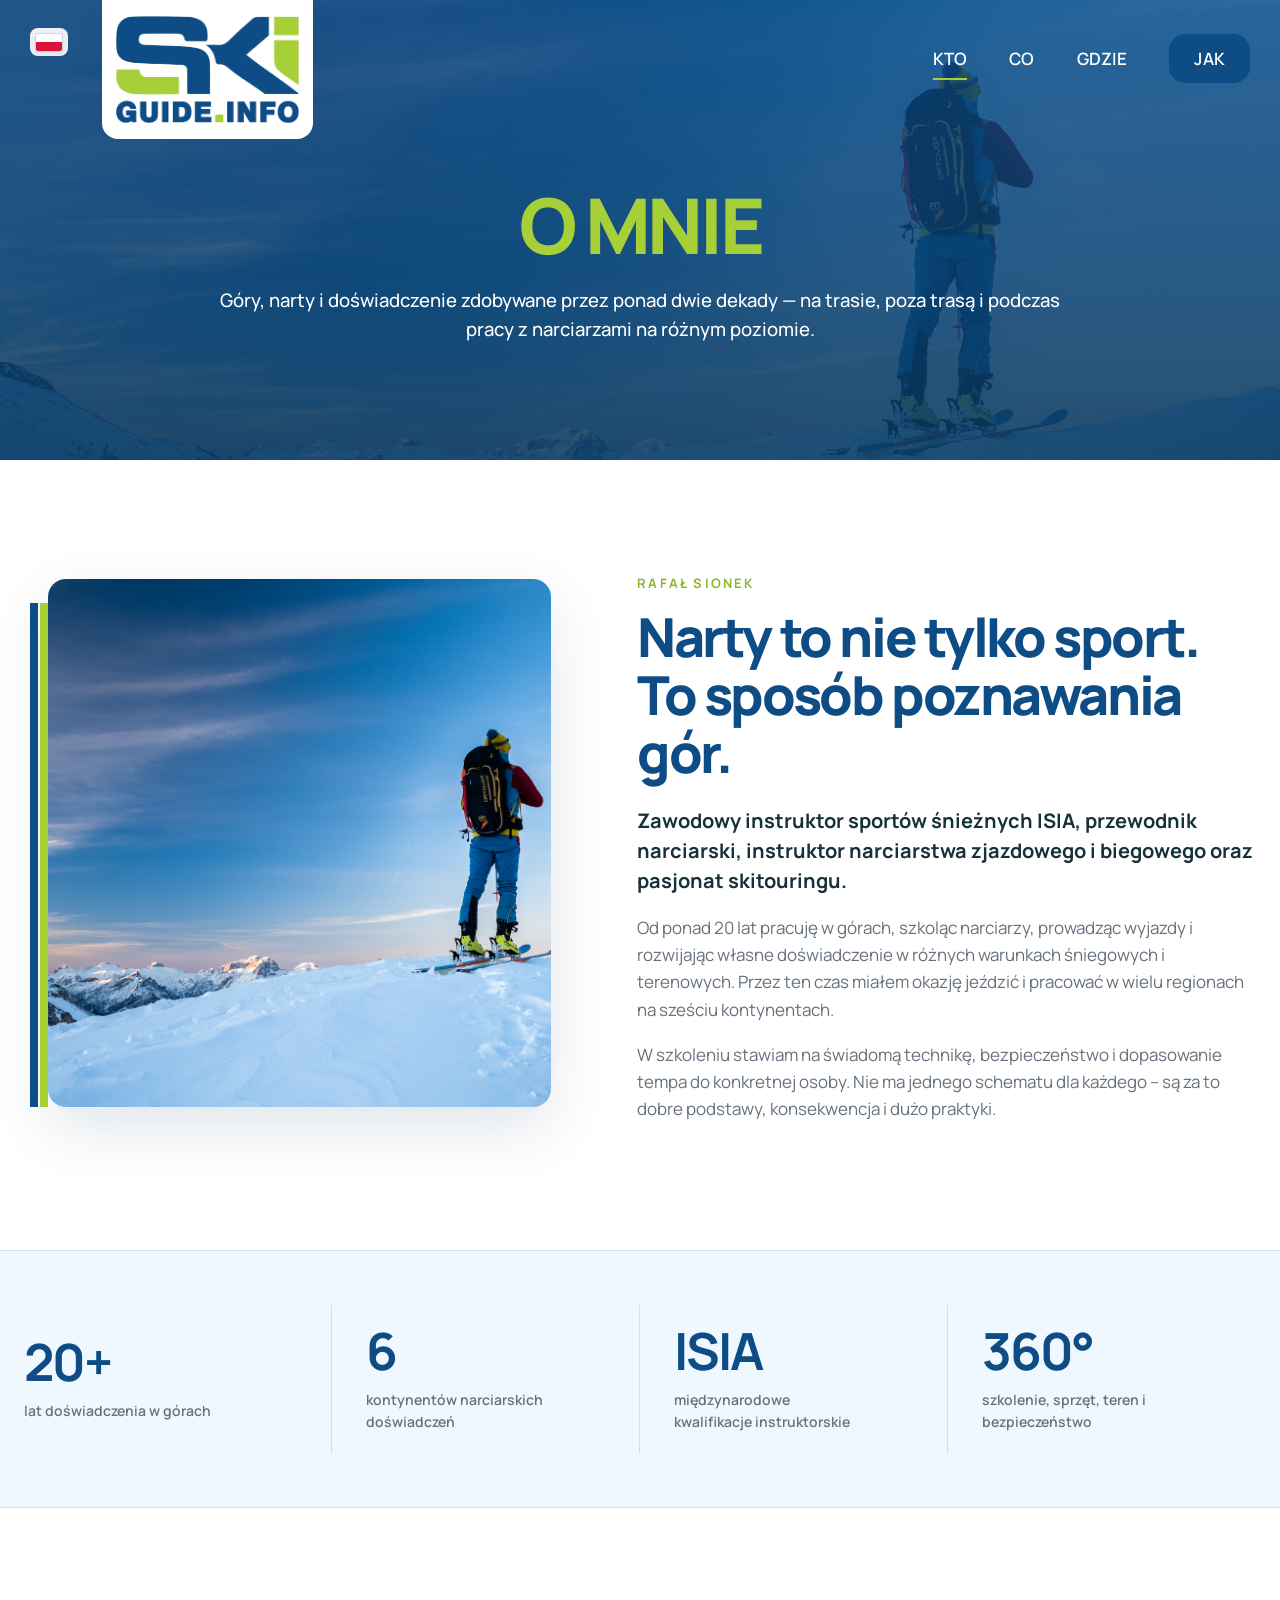
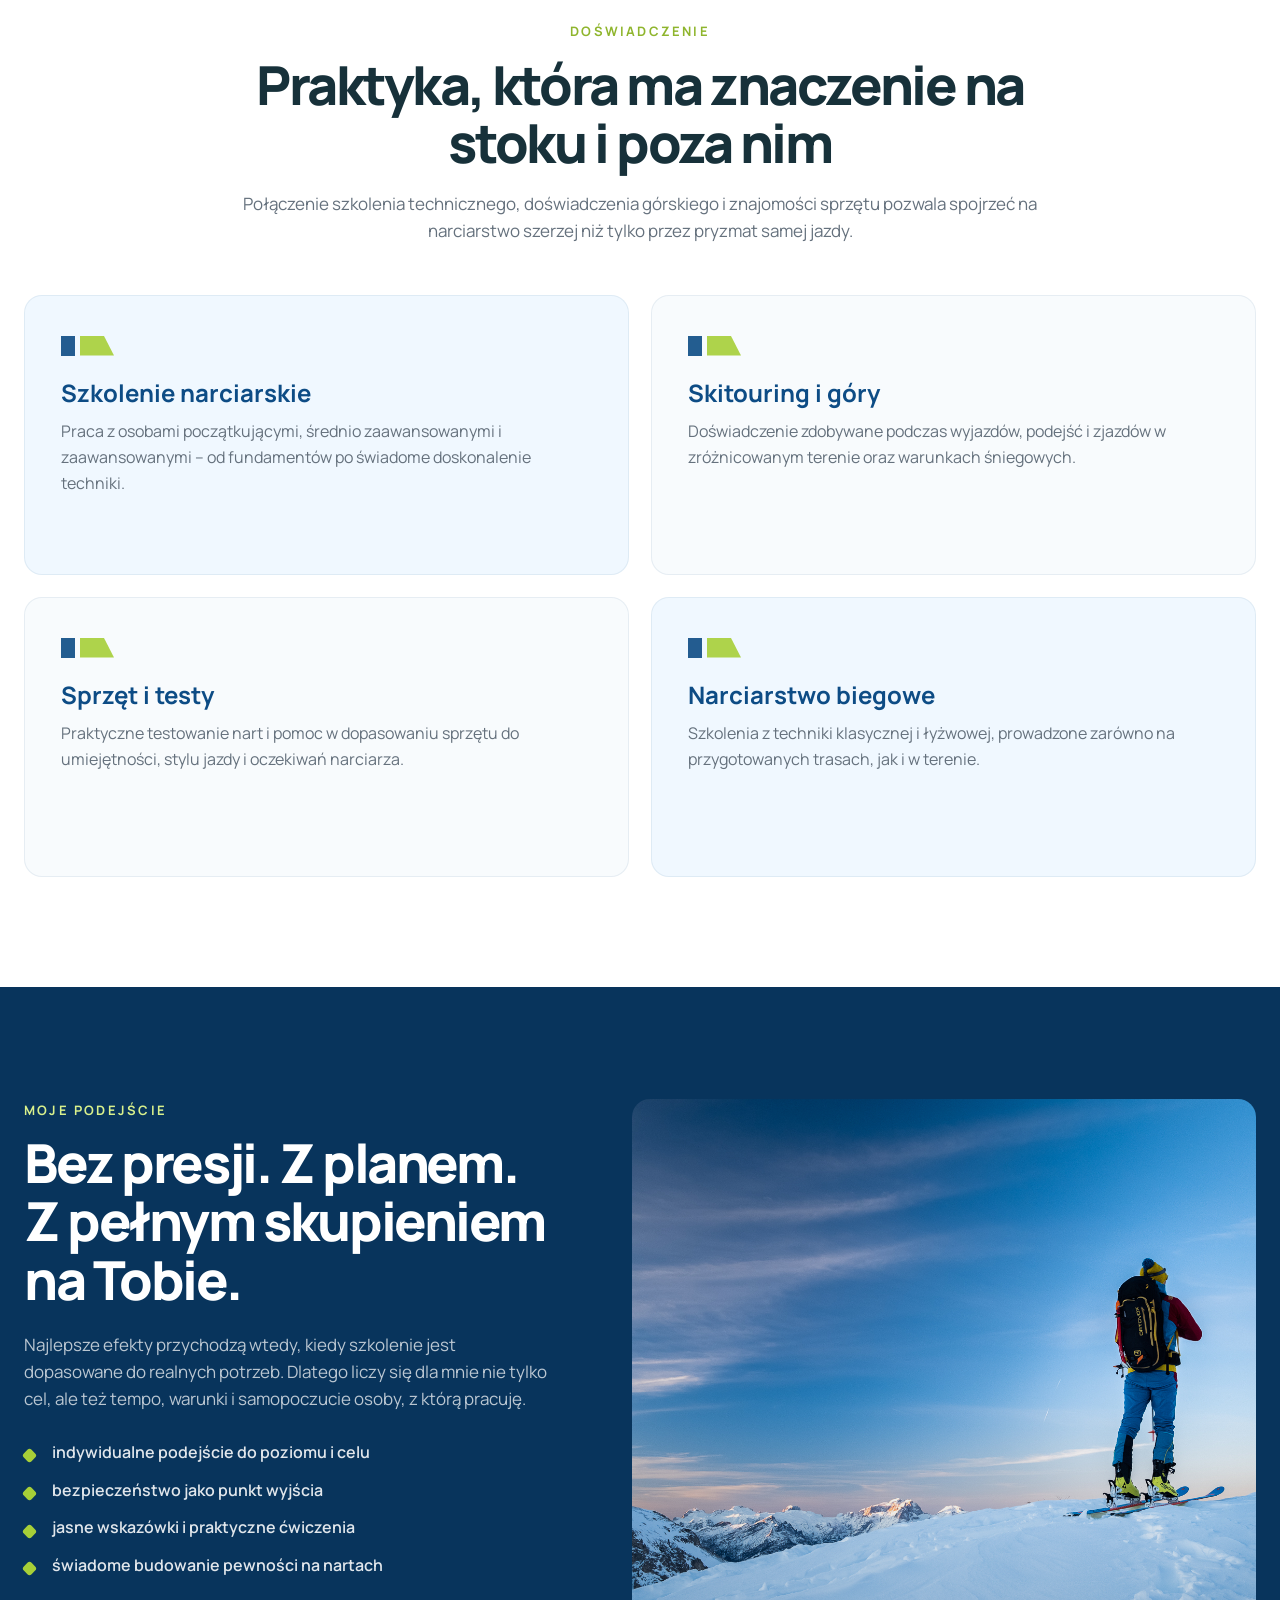
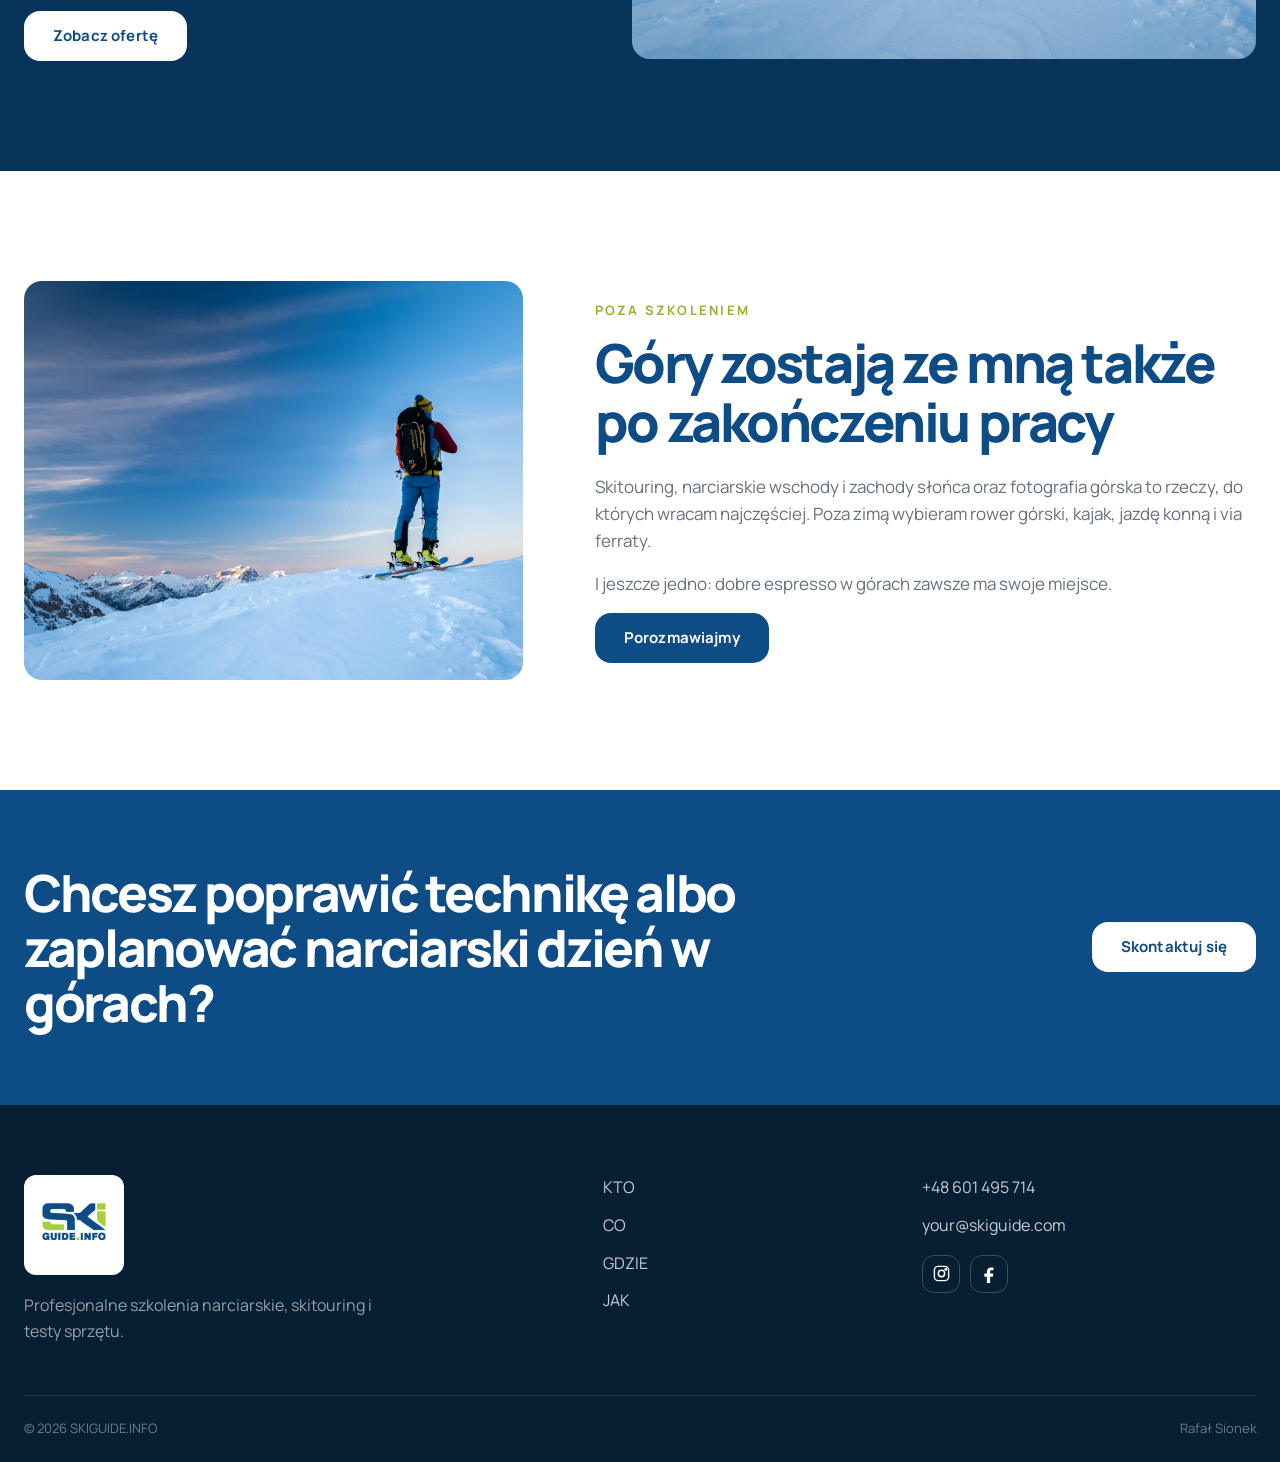
<file: pages/o-mnie.html>
<!DOCTYPE html>

<html lang="pl">
<head>
<meta charset="utf-8"/>
<meta content="width=device-width, initial-scale=1.0" name="viewport"/>
<meta content="Poznaj Rafała Sionka – instruktora sportów śnieżnych ISIA, przewodnika narciarskiego i pasjonata gór z ponad 20-letnim doświadczeniem." name="description"/>
<title>O mnie | SKIGUIDE.INFO</title>
<link href="../assets/css/style.css" rel="stylesheet"/>
<link href="o-mnie.html" hreflang="pl" rel="alternate"/><link href="../en/pages/about.html" hreflang="en" rel="alternate"/><link href="../it/pages/about.html" hreflang="it" rel="alternate"/></head>
<body>
<header class="site-header" id="siteHeader">
<div class="container header-inner">
<div aria-label="Wybór języka / Language / Lingua" class="language-switch language-flags"><button aria-expanded="false" aria-label="Zmień język. Aktualny: Polski" class="language-current" type="button"><img alt="" aria-hidden="true" class="language-flag-img" src="../assets/icons/flags/pl.svg"></button><div class="language-options"><a aria-label="English" class="language-option" href="../en/pages/about.html" title="English"><img alt="" aria-hidden="true" class="language-flag-img" src="../assets/icons/flags/gb.svg"></a><a aria-label="Italiano" class="language-option" href="../it/pages/about.html" title="Italiano"><img alt="" aria-hidden="true" class="language-flag-img" src="../assets/icons/flags/it.svg"></a></div></div><a aria-label="SKIGUIDE.INFO – strona główna" class="logo-box" href="../index.html">
<img alt="SKIGUIDE.INFO" src="../assets/images/logo/header-logo.png"/>
</a>
<div class="header-actions"><nav aria-label="Główna nawigacja" class="main-nav" id="mainNav">
<a class="is-current" href="o-mnie.html">KTO</a>
<a href="oferta.html">CO</a>
<a href="lokalizacje.html">GDZIE</a>
<a class="nav-contact" href="kontakt.html">JAK</a>
</nav><button aria-controls="mainNav" aria-expanded="false" aria-label="Otwórz menu" class="menu-toggle" id="menuToggle" type="button">
<span></span>
<span></span>
<span></span>
</button></div></div>
</header>
<main>
<section class="subpage-hero about-hero simple-subpage-hero">
<div class="subpage-hero-overlay"></div>
<div class="container subpage-hero-inner">
<div class="subpage-hero-copy simple-hero-copy reveal">
<h1>O MNIE</h1>
<p>Góry, narty i doświadczenie zdobywane przez ponad dwie dekady — na trasie, poza trasą i podczas pracy z narciarzami na różnym poziomie.</p>
</div>
</div>
</section>
<section class="section about-story-section">
<div class="container about-story-grid">
<div class="about-story-photo reveal">
<img alt="Rafał Sionek w górach" src="../assets/images/o-mnie/about-home.jpg"/>
<span class="about-photo-line about-photo-line-blue"></span>
<span class="about-photo-line about-photo-line-green"></span>
</div>
<div class="about-story-copy reveal">
<span class="eyebrow">Rafał Sionek</span>
<h2>Narty to nie tylko sport. To sposób poznawania gór.</h2>
<p class="about-lead">Zawodowy instruktor sportów śnieżnych ISIA, przewodnik narciarski, instruktor narciarstwa zjazdowego i biegowego oraz pasjonat skitouringu.</p>
<p>Od ponad 20 lat pracuję w górach, szkoląc narciarzy, prowadząc wyjazdy i rozwijając własne doświadczenie w różnych warunkach śniegowych i terenowych. Przez ten czas miałem okazję jeździć i pracować w wielu regionach na sześciu kontynentach.</p>
<p>W szkoleniu stawiam na świadomą technikę, bezpieczeństwo i dopasowanie tempa do konkretnej osoby. Nie ma jednego schematu dla każdego – są za to dobre podstawy, konsekwencja i dużo praktyki.</p>
</div>
</div>
</section>
<section class="about-numbers-section">
<div class="container about-numbers-grid">
<div class="about-number reveal"><strong>20+</strong><span>lat doświadczenia w górach</span></div>
<div class="about-number reveal"><strong>6</strong><span>kontynentów narciarskich doświadczeń</span></div>
<div class="about-number reveal"><strong>ISIA</strong><span>międzynarodowe kwalifikacje instruktorskie</span></div>
<div class="about-number reveal"><strong>360°</strong><span>szkolenie, sprzęt, teren i bezpieczeństwo</span></div>
</div>
</section>
<section class="section about-experience-section">
<div class="container">
<div class="section-heading about-heading reveal">
<span class="eyebrow">Doświadczenie</span>
<h2>Praktyka, która ma znaczenie na stoku i poza nim</h2>
<p>Połączenie szkolenia technicznego, doświadczenia górskiego i znajomości sprzętu pozwala spojrzeć na narciarstwo szerzej niż tylko przez pryzmat samej jazdy.</p>
</div>
<div class="experience-grid">
<article class="experience-card reveal">
<div aria-hidden="true" class="brand-mark"><i></i><b></b></div>
<h3>Szkolenie narciarskie</h3>
<p>Praca z osobami początkującymi, średnio zaawansowanymi i zaawansowanymi – od fundamentów po świadome doskonalenie techniki.</p>
</article>
<article class="experience-card reveal">
<div aria-hidden="true" class="brand-mark"><i></i><b></b></div>
<h3>Skitouring i góry</h3>
<p>Doświadczenie zdobywane podczas wyjazdów, podejść i zjazdów w zróżnicowanym terenie oraz warunkach śniegowych.</p>
</article>
<article class="experience-card reveal">
<div aria-hidden="true" class="brand-mark"><i></i><b></b></div>
<h3>Sprzęt i testy</h3>
<p>Praktyczne testowanie nart i pomoc w dopasowaniu sprzętu do umiejętności, stylu jazdy i oczekiwań narciarza.</p>
</article>
<article class="experience-card reveal">
<div aria-hidden="true" class="brand-mark"><i></i><b></b></div>
<h3>Narciarstwo biegowe</h3>
<p>Szkolenia z techniki klasycznej i łyżwowej, prowadzone zarówno na przygotowanych trasach, jak i w terenie.</p>
</article>
</div>
</div>
</section>
<section class="section about-philosophy-section">
<div class="container about-philosophy-grid">
<div class="about-philosophy-copy reveal">
<span class="eyebrow eyebrow-light">Moje podejście</span>
<h2>Bez presji. Z planem. Z pełnym skupieniem na Tobie.</h2>
<p>Najlepsze efekty przychodzą wtedy, kiedy szkolenie jest dopasowane do realnych potrzeb. Dlatego liczy się dla mnie nie tylko cel, ale też tempo, warunki i samopoczucie osoby, z którą pracuję.</p>
<ul class="about-checklist">
<li>indywidualne podejście do poziomu i celu</li>
<li>bezpieczeństwo jako punkt wyjścia</li>
<li>jasne wskazówki i praktyczne ćwiczenia</li>
<li>świadome budowanie pewności na nartach</li>
</ul>
<a class="button button-light" href="oferta.html">Zobacz ofertę</a>
</div>
<div class="about-philosophy-photo reveal">
<img alt="Narciarz w górskim terenie" src="../assets/images/hero/hero-main.jpg"/>
</div>
</div>
</section>
<section class="section about-personal-section">
<div class="container about-personal-grid">
<div class="about-personal-photo reveal">
<img alt="Rafał Sionek podczas górskiego wyjazdu" src="../assets/images/o-mnie/about-home.jpg"/>
</div>
<div class="about-personal-copy reveal">
<span class="eyebrow">Poza szkoleniem</span>
<h2>Góry zostają ze mną także po zakończeniu pracy</h2>
<p>Skitouring, narciarskie wschody i zachody słońca oraz fotografia górska to rzeczy, do których wracam najczęściej. Poza zimą wybieram rower górski, kajak, jazdę konną i via ferraty.</p>
<p>I jeszcze jedno: dobre espresso w górach zawsze ma swoje miejsce.</p>
<a class="button button-primary" href="kontakt.html">Porozmawiajmy</a>
</div>
</div>
</section>
<section class="cta-section">
<div class="container cta-inner reveal">
<h2>Chcesz poprawić technikę albo zaplanować narciarski dzień w górach?</h2>
<a class="button button-light" href="kontakt.html">Skontaktuj się</a>
</div>
</section>
</main>
<footer class="site-footer">
<div class="container footer-grid">
<div class="footer-brand">
<img alt="SKIGUIDE.INFO" src="../assets/images/logo/logo.png"/>
<p>Profesjonalne szkolenia narciarskie, skitouring i testy sprzętu.</p>
</div>
<nav aria-label="Nawigacja w stopce" class="footer-nav">
<a href="o-mnie.html">KTO</a>
<a href="oferta.html">CO</a>
<a href="lokalizacje.html">GDZIE</a>
<a href="kontakt.html">JAK</a>
</nav>
<div class="footer-contact">
<a href="tel:+48601495714">+48 601 495 714</a>
<a href="mailto:your@skiguide.com">your@skiguide.com</a>
<div aria-label="Media społecznościowe Rafała Sionka" class="footer-socials">
<a aria-label="Instagram Rafała Sionka" class="social-link" href="https://www.instagram.com/rafal.sionek/" rel="noopener noreferrer" target="_blank" title="Instagram Rafała Sionka"><svg aria-hidden="true" viewbox="0 0 24 24"><rect height="18" rx="5" width="18" x="3" y="3"></rect><circle cx="12" cy="12" r="4"></circle><circle cx="17.5" cy="6.5" r="1"></circle></svg></a>
<a aria-label="Facebook Rafała Sionka" class="social-link" href="https://www.facebook.com/profile.php?id=100074277804576" rel="noopener noreferrer" target="_blank" title="Facebook Rafała Sionka"><svg aria-hidden="true" viewbox="0 0 24 24"><path d="M14 8h3V4.5c-.6-.1-1.8-.2-3.1-.2-3.1 0-5.2 1.9-5.2 5.4V12H5.5v4h3.2v8h4.1v-8h3.4l.6-4h-4V10c0-1.2.3-2 1.2-2z"></path></svg></a>
</div>
</div>
</div>
<div class="container footer-bottom">
<span>© <span id="currentYear"></span> SKIGUIDE.INFO</span>
<span>Rafał Sionek</span>
</div>
</footer>
<script src="../assets/js/script.js"></script>
</body>
</html>
</file>
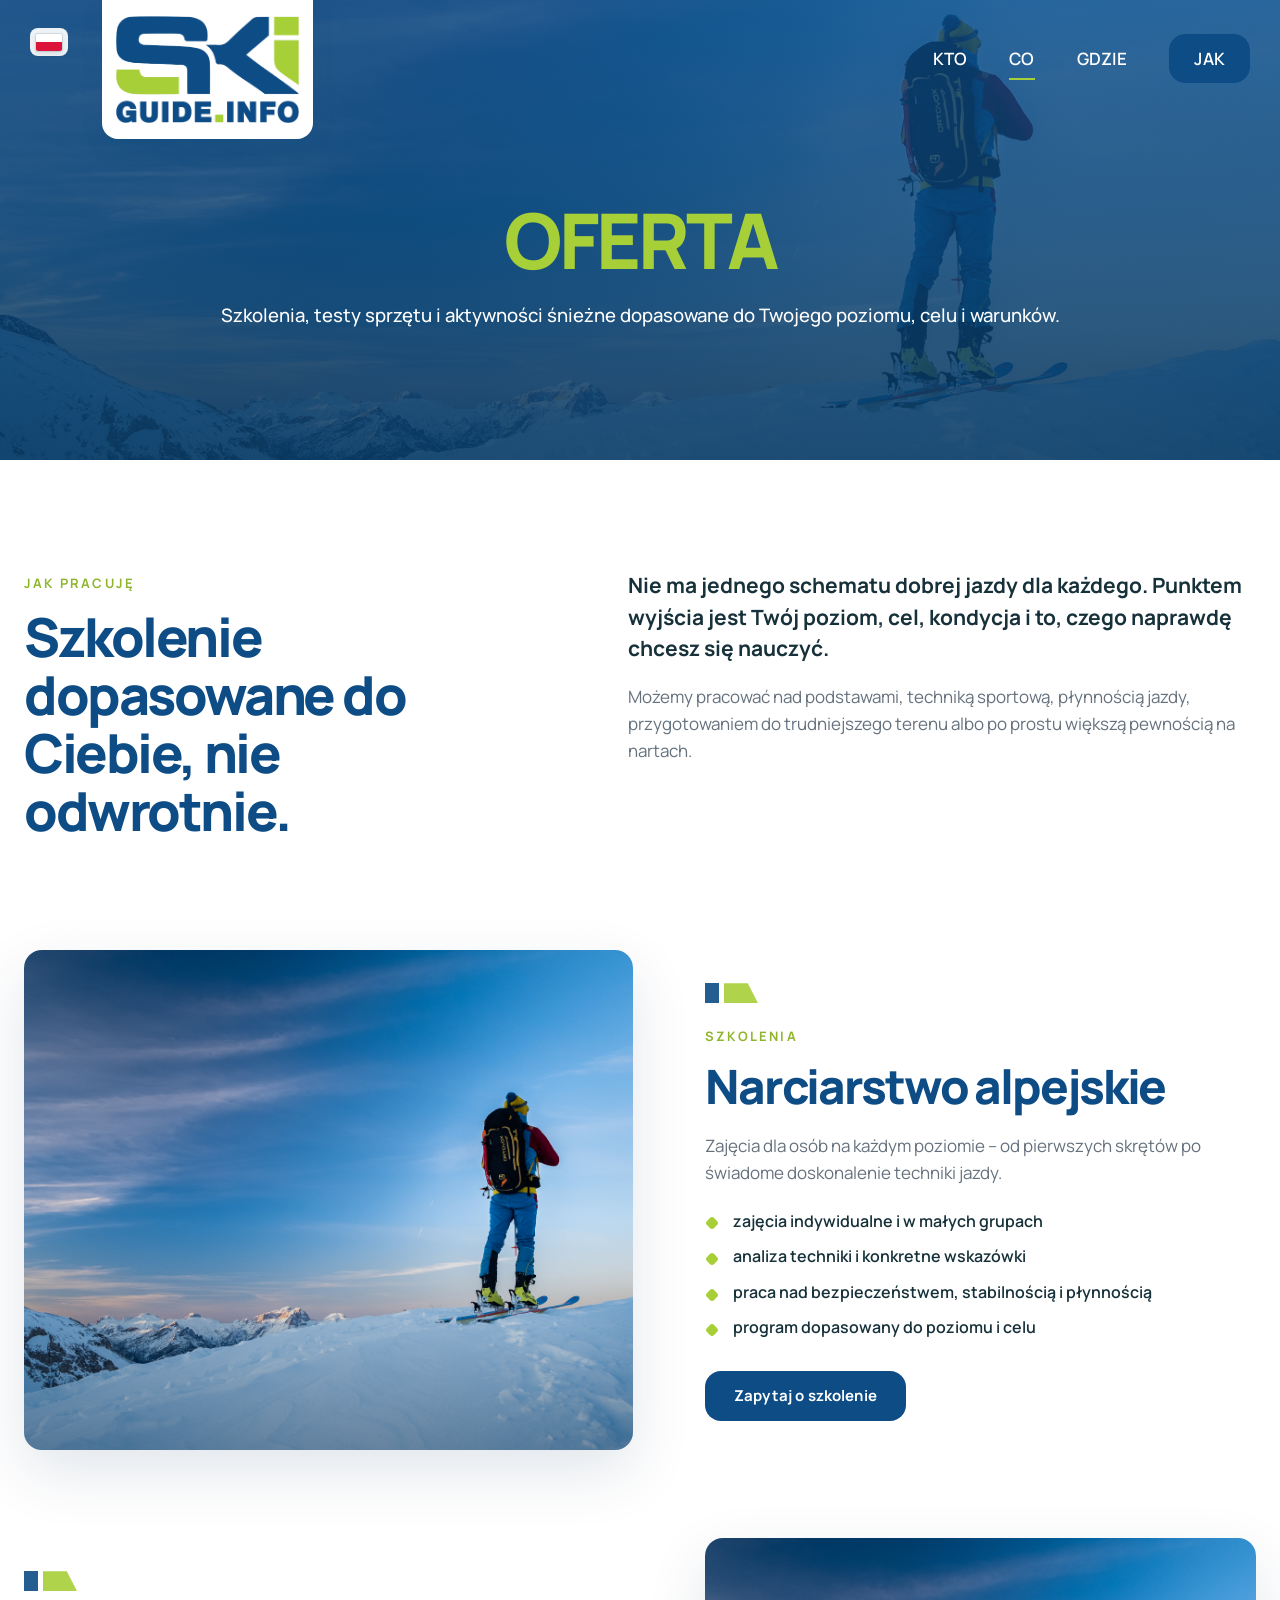
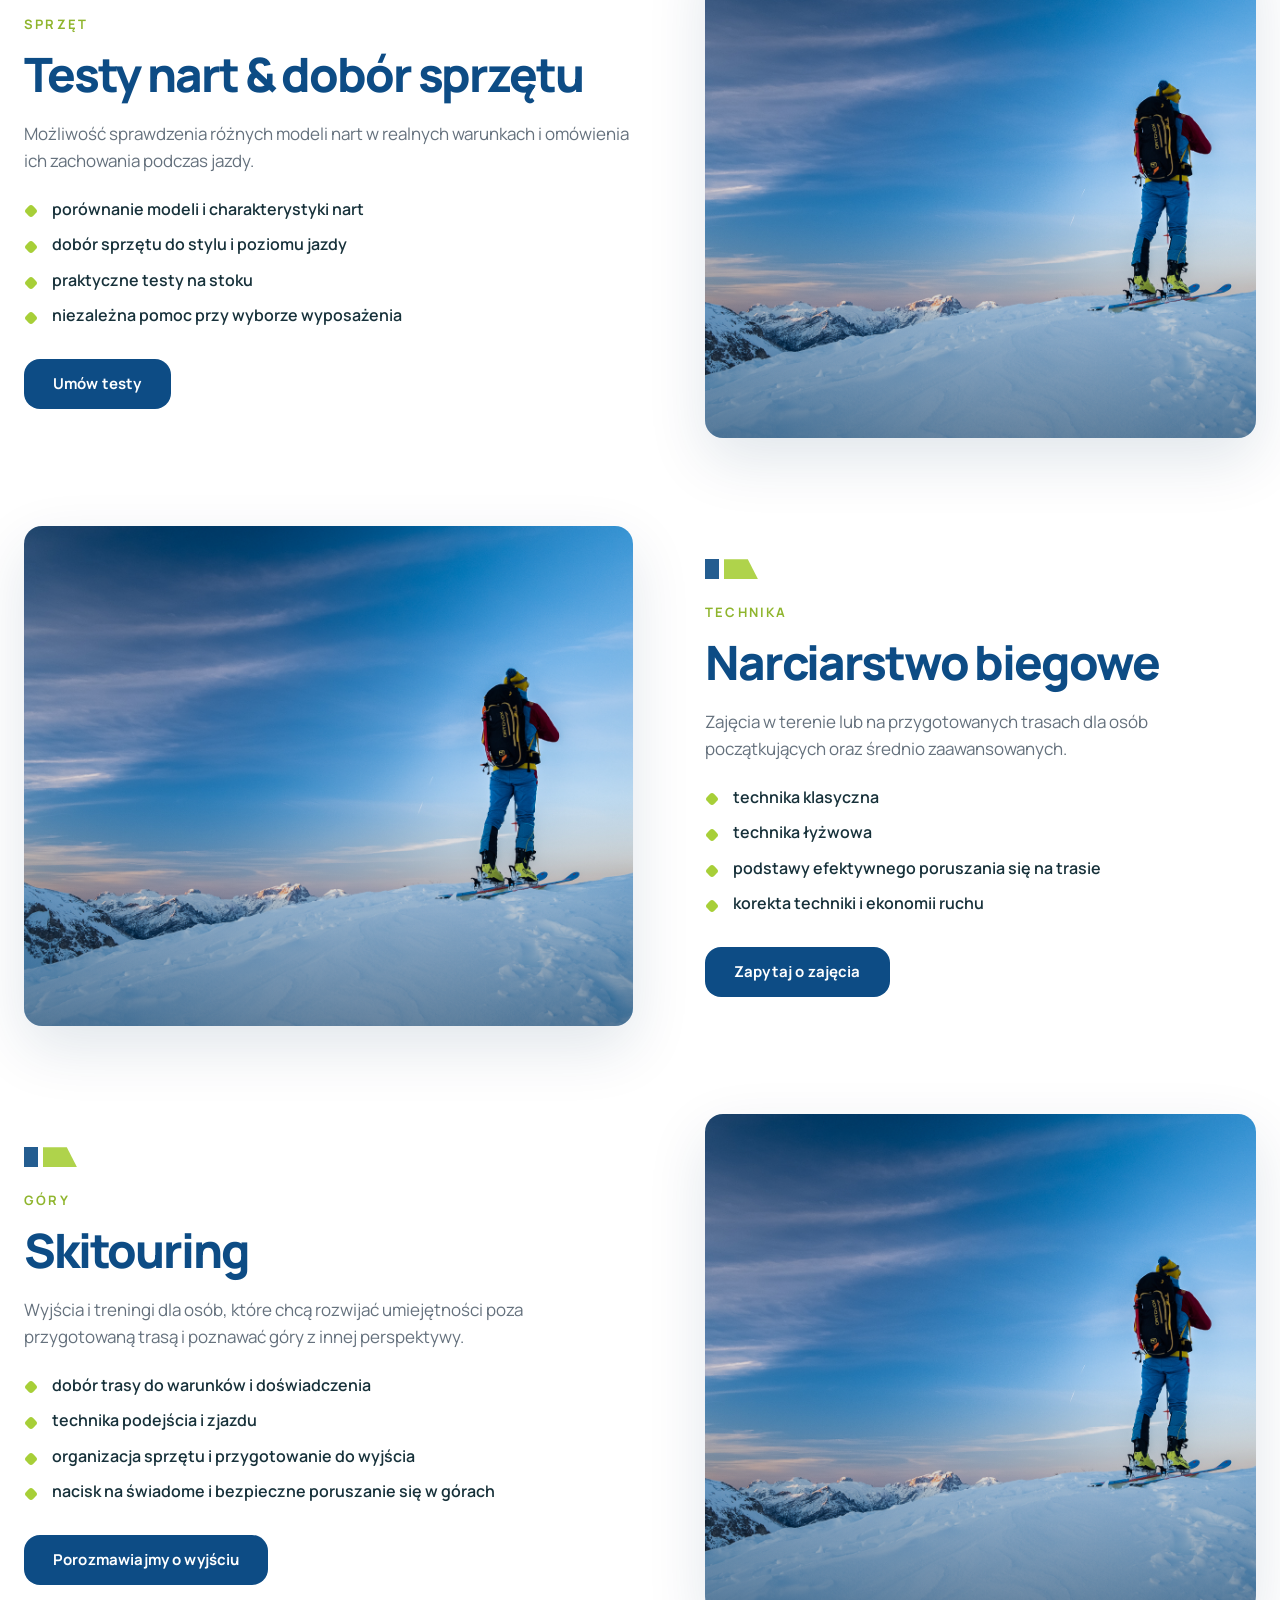
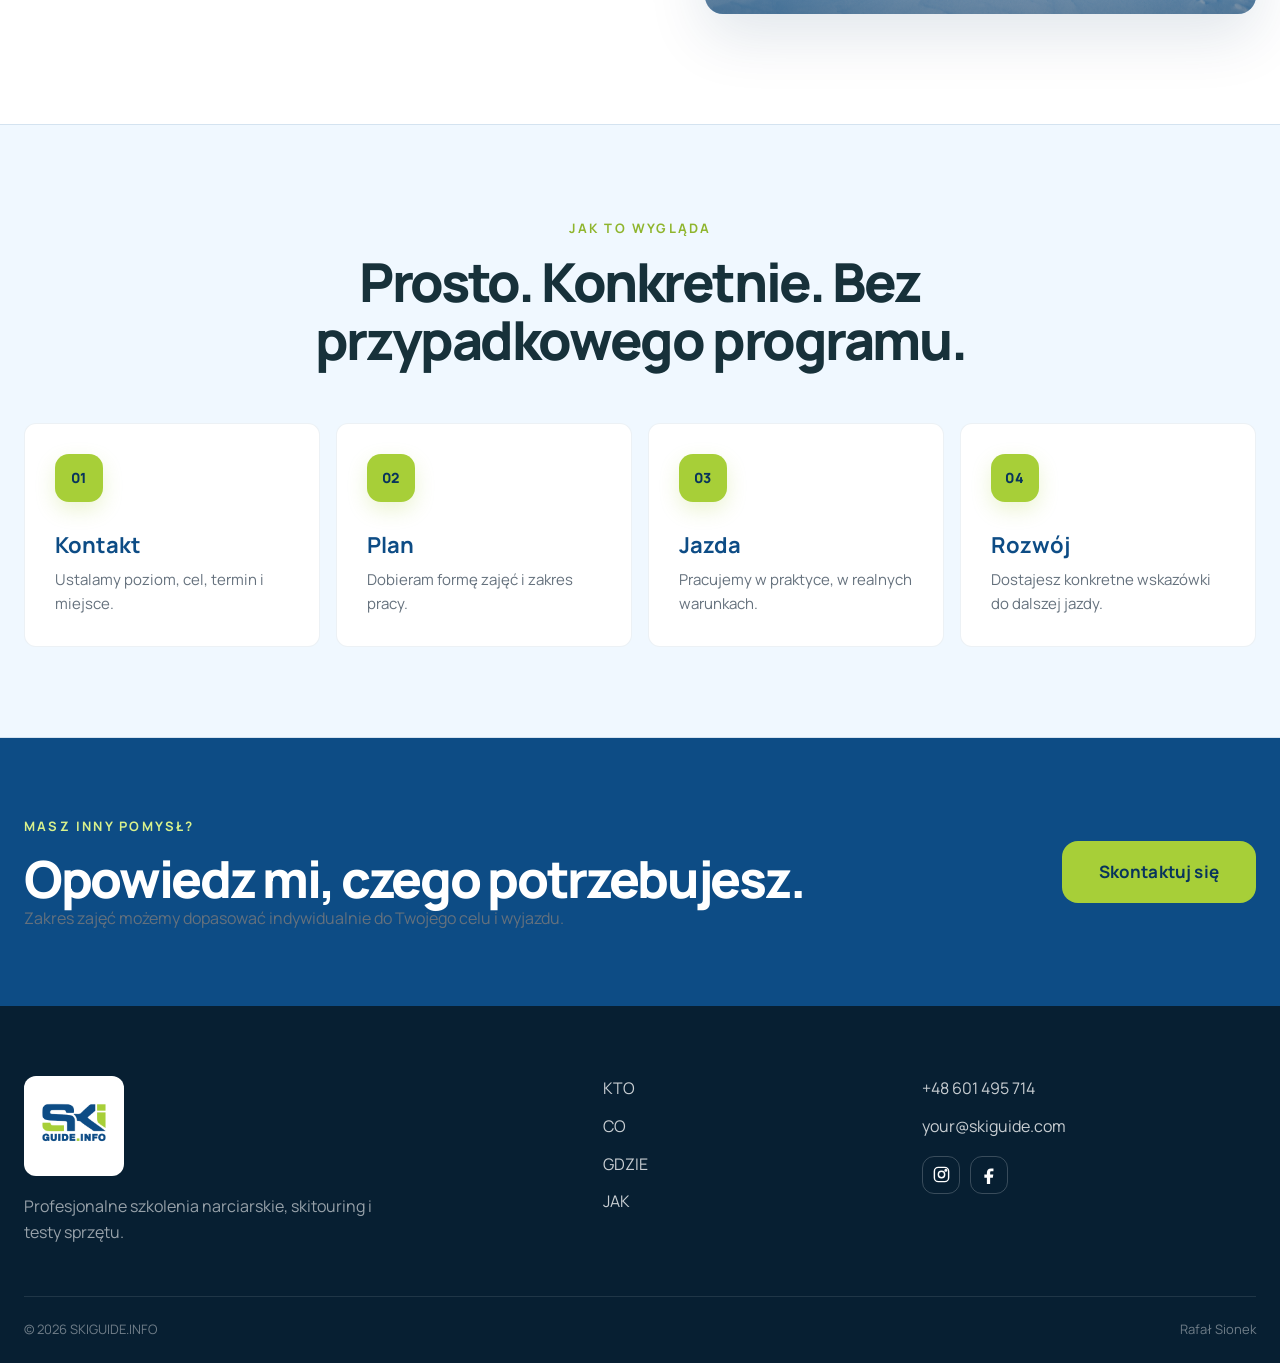
<file: pages/oferta.html>
<!DOCTYPE html>

<html lang="pl">
<head>
<meta charset="utf-8"/>
<meta content="width=device-width, initial-scale=1.0" name="viewport"/>
<meta content="Oferta SKIGUIDE.INFO – szkolenia narciarskie, testy sprzętu, narciarstwo biegowe, skitouring i indywidualne treningi z Rafałem Sionkiem." name="description"/>
<title>Oferta | SKIGUIDE.INFO</title>
<link href="../assets/css/style.css" rel="stylesheet"/>
<link href="oferta.html" hreflang="pl" rel="alternate"/><link href="../en/pages/offer.html" hreflang="en" rel="alternate"/><link href="../it/pages/offer.html" hreflang="it" rel="alternate"/></head>
<body>
<header class="site-header" id="siteHeader">
<div class="container header-inner">
<div aria-label="Wybór języka / Language / Lingua" class="language-switch language-flags"><button aria-expanded="false" aria-label="Zmień język. Aktualny: Polski" class="language-current" type="button"><img alt="" aria-hidden="true" class="language-flag-img" src="../assets/icons/flags/pl.svg"></button><div class="language-options"><a aria-label="English" class="language-option" href="../en/pages/offer.html" title="English"><img alt="" aria-hidden="true" class="language-flag-img" src="../assets/icons/flags/gb.svg"></a><a aria-label="Italiano" class="language-option" href="../it/pages/offer.html" title="Italiano"><img alt="" aria-hidden="true" class="language-flag-img" src="../assets/icons/flags/it.svg"></a></div></div><a aria-label="SKIGUIDE.INFO – strona główna" class="logo-box" href="../index.html">
<img alt="SKIGUIDE.INFO" src="../assets/images/logo/header-logo.png"/>
</a>
<div class="header-actions"><nav aria-label="Główna nawigacja" class="main-nav" id="mainNav">
<a href="o-mnie.html">KTO</a>
<a class="is-current" href="oferta.html">CO</a>
<a href="lokalizacje.html">GDZIE</a>
<a class="nav-contact" href="kontakt.html">JAK</a>
</nav><button aria-controls="mainNav" aria-expanded="false" aria-label="Otwórz menu" class="menu-toggle" id="menuToggle" type="button">
<span></span><span></span><span></span>
</button></div></div>
</header>
<main>
<section class="subpage-hero offer-hero simple-subpage-hero">
<div class="subpage-hero-overlay"></div>
<div class="container subpage-hero-inner">
<div class="subpage-hero-copy simple-hero-copy reveal">
<h1>OFERTA</h1>
<p>Szkolenia, testy sprzętu i aktywności śnieżne dopasowane do Twojego poziomu, celu i warunków.</p>
</div>
</div>
</section>
<section class="section offer-intro-section">
<div class="container offer-intro-grid">
<div class="offer-intro-copy reveal">
<span class="eyebrow">Jak pracuję</span>
<h2>Szkolenie dopasowane do Ciebie, nie odwrotnie.</h2>
</div>
<div class="offer-intro-text reveal">
<p class="offer-intro-lead">Nie ma jednego schematu dobrej jazdy dla każdego. Punktem wyjścia jest Twój poziom, cel, kondycja i to, czego naprawdę chcesz się nauczyć.</p>
<p>Możemy pracować nad podstawami, techniką sportową, płynnością jazdy, przygotowaniem do trudniejszego terenu albo po prostu większą pewnością na nartach.</p>
</div>
</div>
</section>
<section class="section offer-detail-section">
<div class="container offer-detail-list">
<article class="offer-detail-card reveal">
<div class="offer-detail-image">
<img alt="Szkolenie z narciarstwa alpejskiego" src="../assets/images/oferta/alpine.jpg"/>
</div>
<div class="offer-detail-copy">
<div aria-hidden="true" class="brand-mark"><i></i><b></b></div>
<span class="eyebrow">Szkolenia</span>
<h2>Narciarstwo alpejskie</h2>
<p>Zajęcia dla osób na każdym poziomie – od pierwszych skrętów po świadome doskonalenie techniki jazdy.</p>
<ul class="offer-feature-list">
<li>zajęcia indywidualne i w małych grupach</li>
<li>analiza techniki i konkretne wskazówki</li>
<li>praca nad bezpieczeństwem, stabilnością i płynnością</li>
<li>program dopasowany do poziomu i celu</li>
</ul>
<a class="button button-primary" href="kontakt.html">Zapytaj o szkolenie</a>
</div>
</article>
<article class="offer-detail-card offer-detail-card-reverse reveal">
<div class="offer-detail-image">
<img alt="Testy nart w górach" src="../assets/images/oferta/tests.jpg"/>
</div>
<div class="offer-detail-copy">
<div aria-hidden="true" class="brand-mark"><i></i><b></b></div>
<span class="eyebrow">Sprzęt</span>
<h2>Testy nart &amp; dobór sprzętu</h2>
<p>Możliwość sprawdzenia różnych modeli nart w realnych warunkach i omówienia ich zachowania podczas jazdy.</p>
<ul class="offer-feature-list">
<li>porównanie modeli i charakterystyki nart</li>
<li>dobór sprzętu do stylu i poziomu jazdy</li>
<li>praktyczne testy na stoku</li>
<li>niezależna pomoc przy wyborze wyposażenia</li>
</ul>
<a class="button button-primary" href="kontakt.html">Umów testy</a>
</div>
</article>
<article class="offer-detail-card reveal">
<div class="offer-detail-image">
<img alt="Narciarstwo biegowe" src="../assets/images/oferta/cross-country.jpg"/>
</div>
<div class="offer-detail-copy">
<div aria-hidden="true" class="brand-mark"><i></i><b></b></div>
<span class="eyebrow">Technika</span>
<h2>Narciarstwo biegowe</h2>
<p>Zajęcia w terenie lub na przygotowanych trasach dla osób początkujących oraz średnio zaawansowanych.</p>
<ul class="offer-feature-list">
<li>technika klasyczna</li>
<li>technika łyżwowa</li>
<li>podstawy efektywnego poruszania się na trasie</li>
<li>korekta techniki i ekonomii ruchu</li>
</ul>
<a class="button button-primary" href="kontakt.html">Zapytaj o zajęcia</a>
</div>
</article>
<article class="offer-detail-card offer-detail-card-reverse reveal">
<div class="offer-detail-image">
<img alt="Skitouring w górach" src="../assets/images/hero/hero-main.jpg"/>
</div>
<div class="offer-detail-copy">
<div aria-hidden="true" class="brand-mark"><i></i><b></b></div>
<span class="eyebrow">Góry</span>
<h2>Skitouring</h2>
<p>Wyjścia i treningi dla osób, które chcą rozwijać umiejętności poza przygotowaną trasą i poznawać góry z innej perspektywy.</p>
<ul class="offer-feature-list">
<li>dobór trasy do warunków i doświadczenia</li>
<li>technika podejścia i zjazdu</li>
<li>organizacja sprzętu i przygotowanie do wyjścia</li>
<li>nacisk na świadome i bezpieczne poruszanie się w górach</li>
</ul>
<a class="button button-primary" href="kontakt.html">Porozmawiajmy o wyjściu</a>
</div>
</article>
</div>
</section>
<section class="offer-process-section">
<div class="container">
<div class="section-heading reveal">
<span class="eyebrow">Jak to wygląda</span>
<h2>Prosto. Konkretnie. Bez przypadkowego programu.</h2>
</div>
<div class="offer-process-grid">
<article class="process-card reveal"><span>01</span><h3>Kontakt</h3><p>Ustalamy poziom, cel, termin i miejsce.</p></article>
<article class="process-card reveal"><span>02</span><h3>Plan</h3><p>Dobieram formę zajęć i zakres pracy.</p></article>
<article class="process-card reveal"><span>03</span><h3>Jazda</h3><p>Pracujemy w praktyce, w realnych warunkach.</p></article>
<article class="process-card reveal"><span>04</span><h3>Rozwój</h3><p>Dostajesz konkretne wskazówki do dalszej jazdy.</p></article>
</div>
</div>
</section>
<section class="cta-section">
<div class="container cta-inner reveal">
<div>
<span class="eyebrow eyebrow-light">Masz inny pomysł?</span>
<h2>Opowiedz mi, czego potrzebujesz.</h2>
<p>Zakres zajęć możemy dopasować indywidualnie do Twojego celu i wyjazdu.</p>
</div>
<a class="button button-secondary" href="kontakt.html">Skontaktuj się</a>
</div>
</section>
</main>
<footer class="site-footer">
<div class="container footer-grid">
<div class="footer-brand">
<img alt="SKIGUIDE.INFO" src="../assets/images/logo/logo.png"/>
<p>Profesjonalne szkolenia narciarskie, skitouring i testy sprzętu.</p>
</div>
<nav aria-label="Nawigacja w stopce" class="footer-nav">
<a href="o-mnie.html">KTO</a>
<a href="oferta.html">CO</a>
<a href="lokalizacje.html">GDZIE</a>
<a href="kontakt.html">JAK</a>
</nav>
<div class="footer-contact">
<a href="tel:+48601495714">+48 601 495 714</a>
<a href="mailto:your@skiguide.com">your@skiguide.com</a>
<div aria-label="Media społecznościowe Rafała Sionka" class="footer-socials">
<a aria-label="Instagram Rafała Sionka" class="social-link" href="https://www.instagram.com/rafal.sionek/" rel="noopener noreferrer" target="_blank" title="Instagram Rafała Sionka"><svg aria-hidden="true" viewbox="0 0 24 24"><rect height="18" rx="5" width="18" x="3" y="3"></rect><circle cx="12" cy="12" r="4"></circle><circle cx="17.5" cy="6.5" r="1"></circle></svg></a>
<a aria-label="Facebook Rafała Sionka" class="social-link" href="https://www.facebook.com/profile.php?id=100074277804576" rel="noopener noreferrer" target="_blank" title="Facebook Rafała Sionka"><svg aria-hidden="true" viewbox="0 0 24 24"><path d="M14 8h3V4.5c-.6-.1-1.8-.2-3.1-.2-3.1 0-5.2 1.9-5.2 5.4V12H5.5v4h3.2v8h4.1v-8h3.4l.6-4h-4V10c0-1.2.3-2 1.2-2z"></path></svg></a>
</div>
</div>
</div>
<div class="container footer-bottom">
<span>© <span id="currentYear"></span> SKIGUIDE.INFO</span>
<span>Rafał Sionek</span>
</div>
</footer>
<script src="../assets/js/script.js"></script>
</body>
</html>
</file>
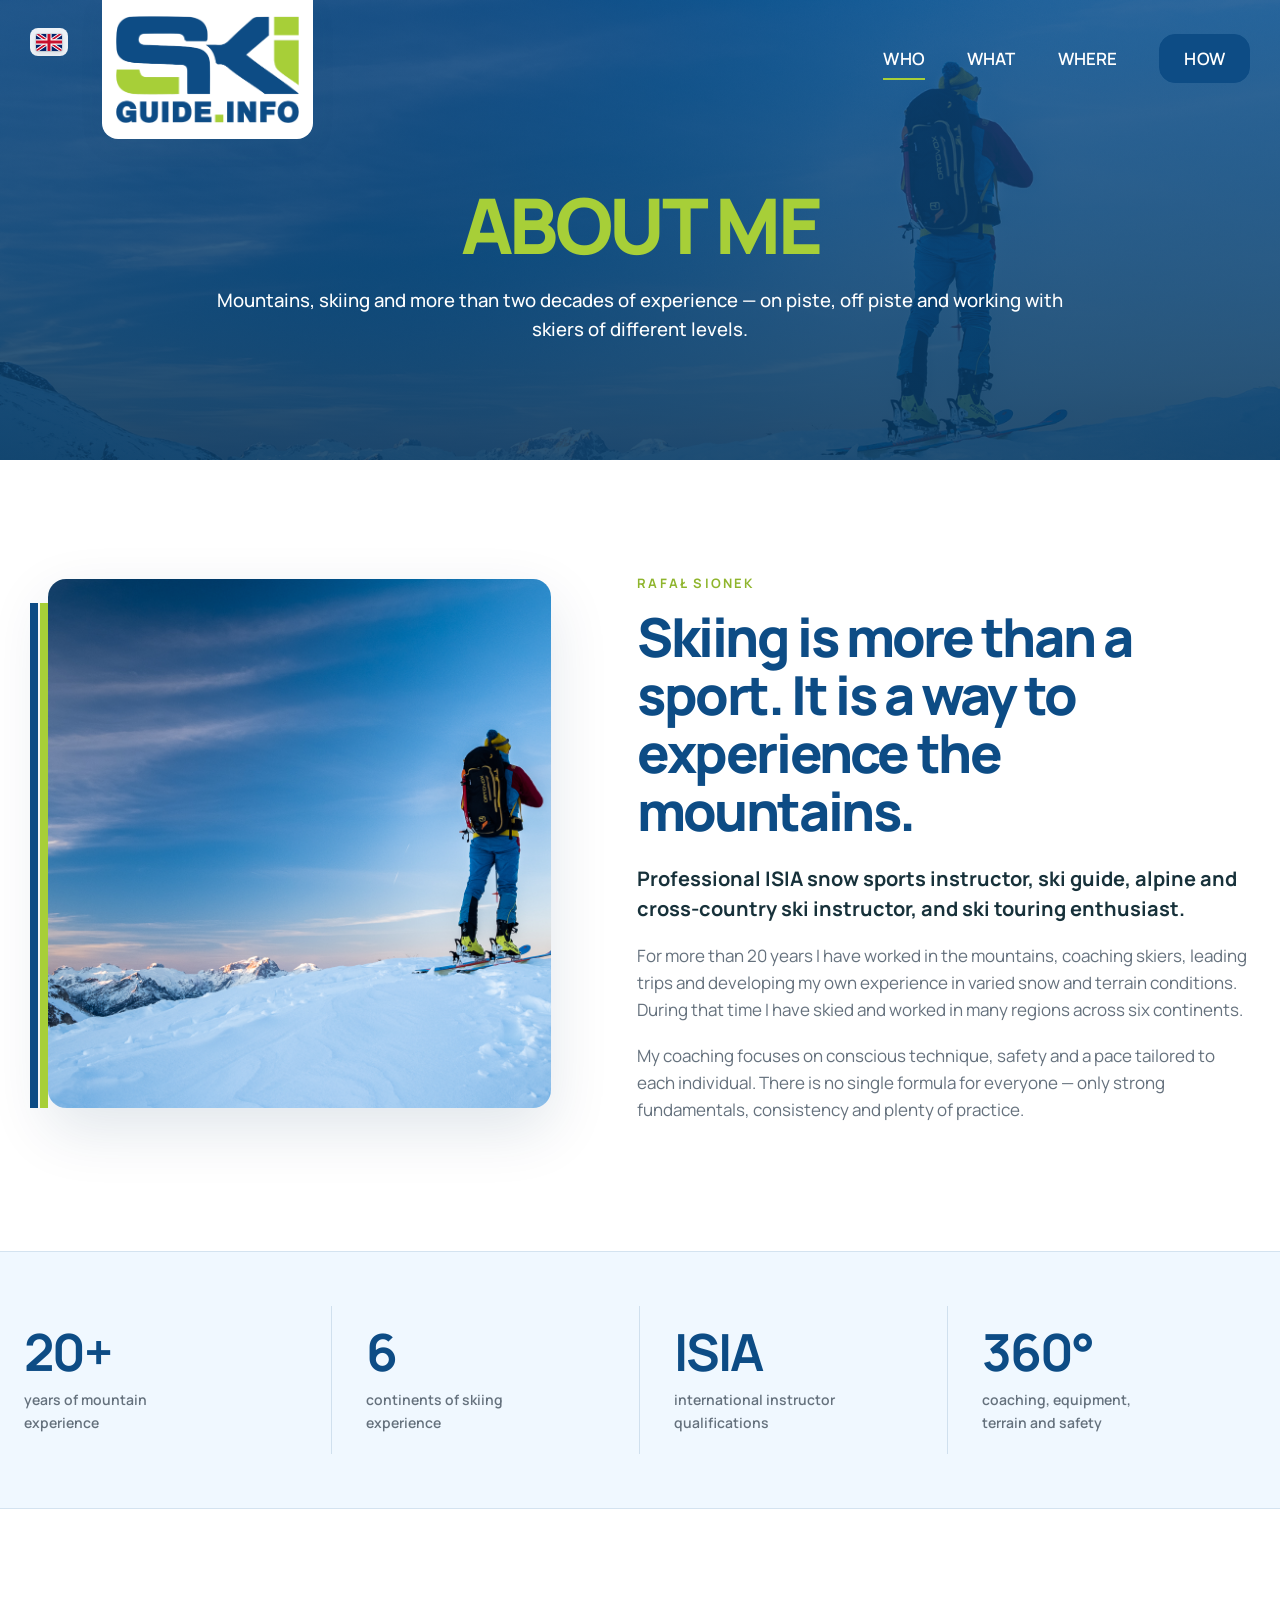
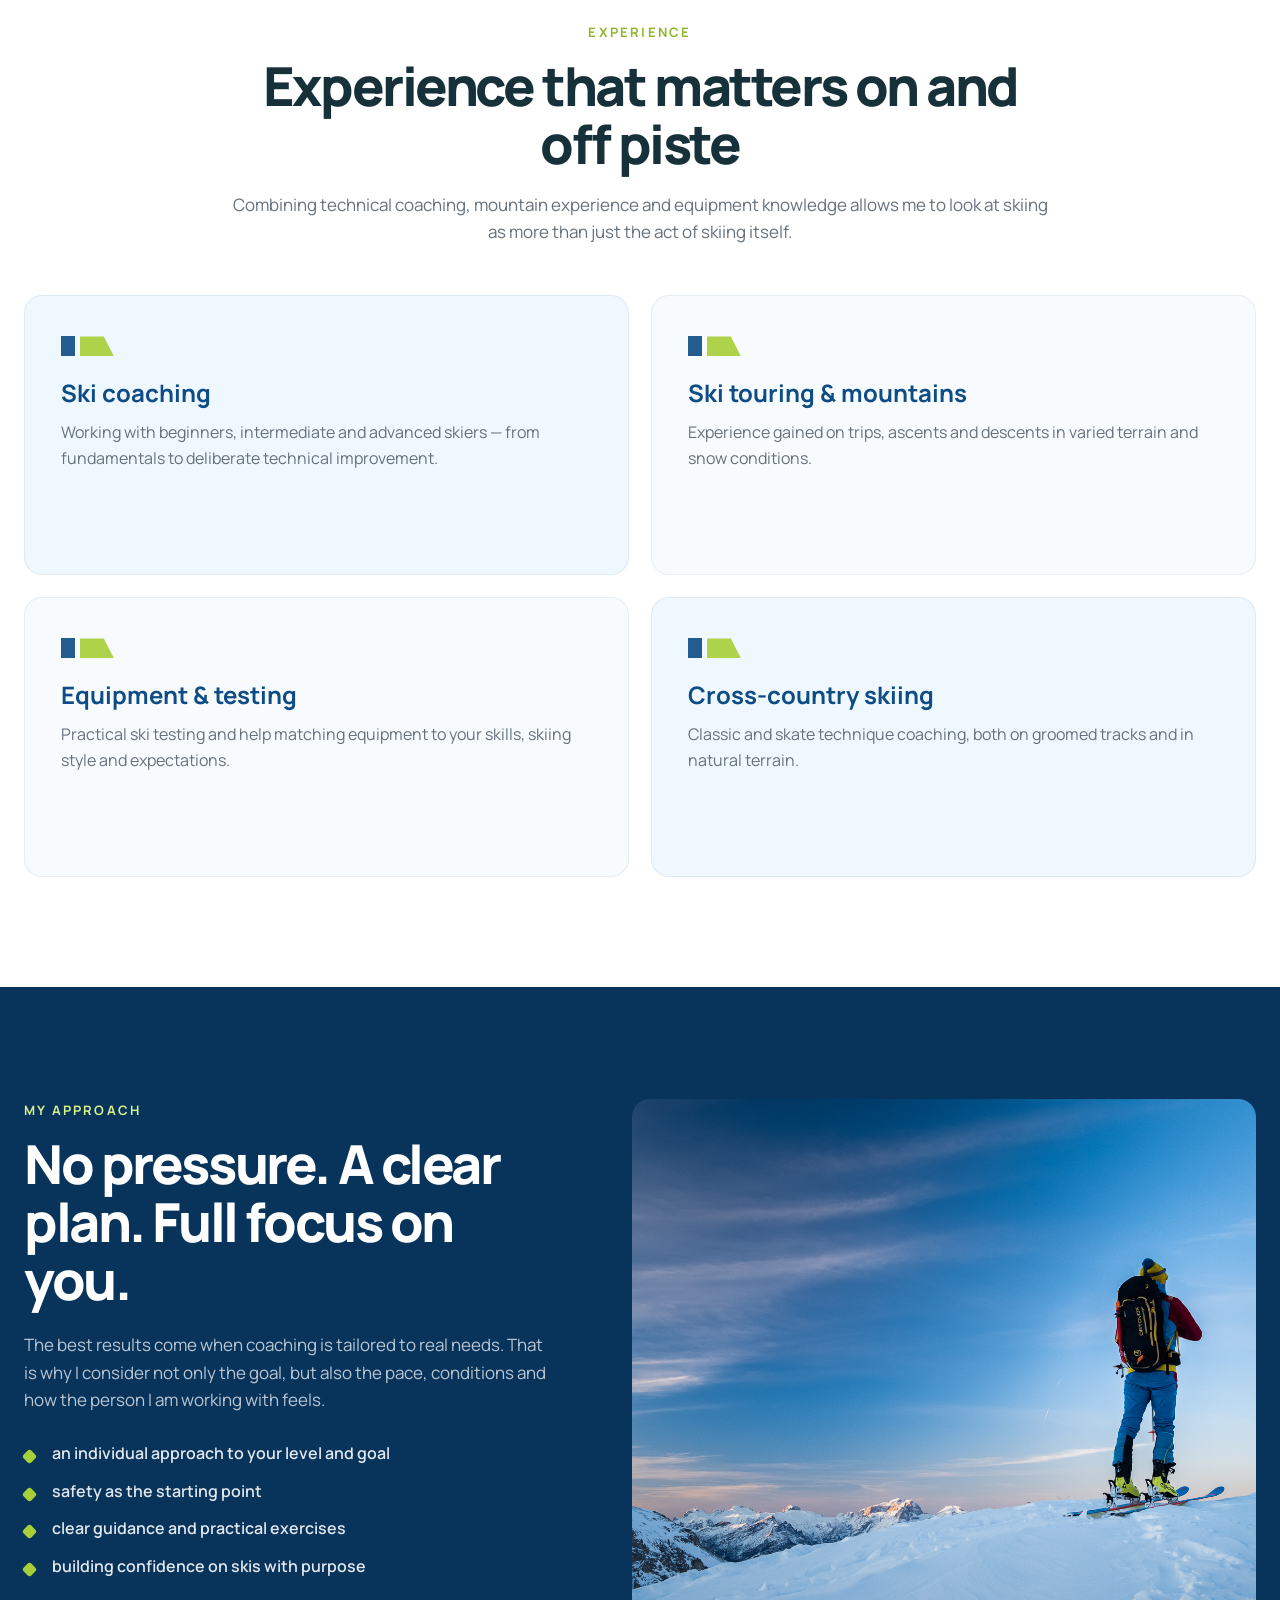
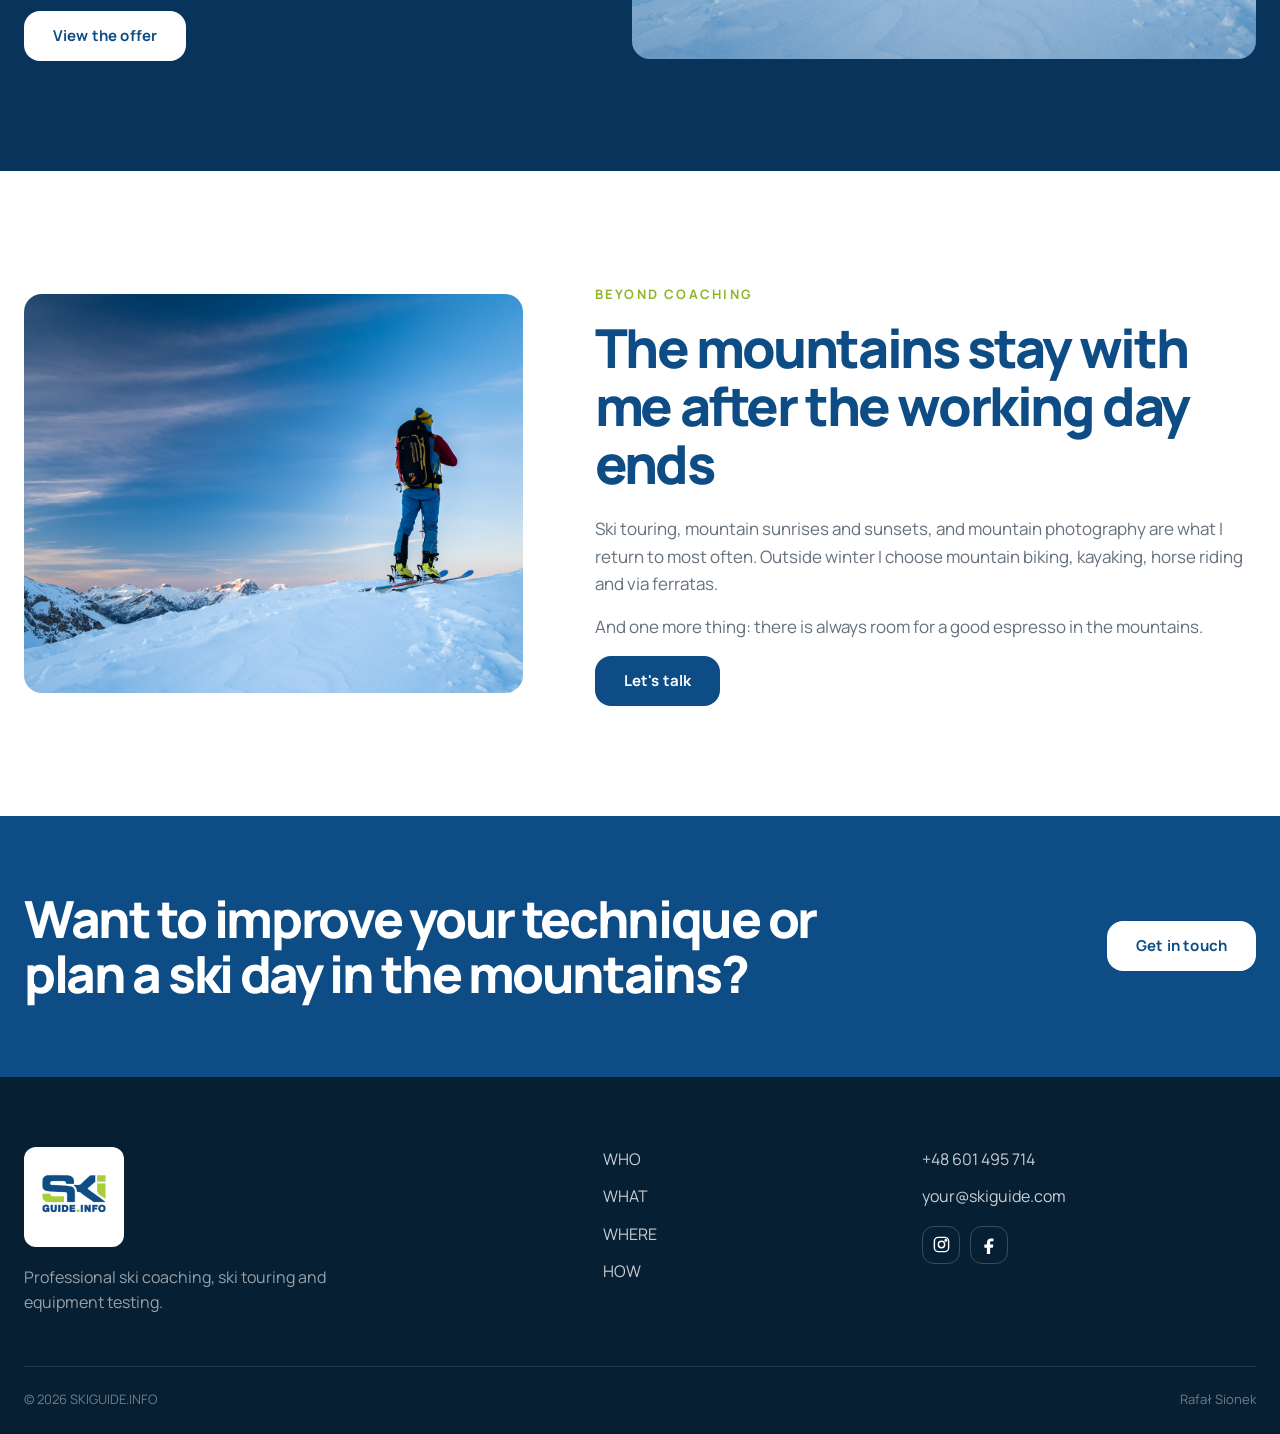
<file: en/pages/about.html>
<!DOCTYPE html>

<html lang="en">
<head>
<meta charset="utf-8"/>
<meta content="width=device-width, initial-scale=1.0" name="viewport"/>
<meta content="Meet Rafał Sionek – ISIA snow sports instructor, ski guide and mountain enthusiast with more than 20 years of experience." name="description"/>
<title>About | SKIGUIDE.INFO</title>
<link href="../../assets/css/style.css" rel="stylesheet"/>
<link href="../../pages/o-mnie.html" hreflang="pl" rel="alternate"/><link href="about.html" hreflang="en" rel="alternate"/><link href="../../it/pages/about.html" hreflang="it" rel="alternate"/></head>
<body>
<header class="site-header" id="siteHeader">
<div class="container header-inner">
<div aria-label="Wybór języka / Language / Lingua" class="language-switch language-flags"><button aria-expanded="false" aria-label="Zmień język. Aktualny: English" class="language-current" type="button"><img alt="" aria-hidden="true" class="language-flag-img" src="../../assets/icons/flags/gb.svg"></button><div class="language-options"><a aria-label="Polski" class="language-option" href="../../pages/o-mnie.html" title="Polski"><img alt="" aria-hidden="true" class="language-flag-img" src="../../assets/icons/flags/pl.svg"></a><a aria-label="Italiano" class="language-option" href="../../it/pages/about.html" title="Italiano"><img alt="" aria-hidden="true" class="language-flag-img" src="../../assets/icons/flags/it.svg"></a></div></div><a aria-label="SKIGUIDE.INFO – home page" class="logo-box" href="../index.html">
<img alt="SKIGUIDE.INFO" src="../../assets/images/logo/header-logo.png"/>
</a>
<div class="header-actions"><nav aria-label="Main navigation" class="main-nav" id="mainNav">
<a class="is-current" href="about.html">WHO</a>
<a href="offer.html">WHAT</a>
<a href="locations.html">WHERE</a>
<a class="nav-contact" href="contact.html">HOW</a>
</nav><button aria-controls="mainNav" aria-expanded="false" aria-label="Open menu" class="menu-toggle" id="menuToggle" type="button">
<span></span>
<span></span>
<span></span>
</button></div></div>
</header>
<main>
<section class="subpage-hero about-hero simple-subpage-hero">
<div class="subpage-hero-overlay"></div>
<div class="container subpage-hero-inner">
<div class="subpage-hero-copy simple-hero-copy reveal">
<h1>ABOUT ME</h1>
<p>Mountains, skiing and more than two decades of experience — on piste, off piste and working with skiers of different levels.</p>
</div>
</div>
</section>
<section class="section about-story-section">
<div class="container about-story-grid">
<div class="about-story-photo reveal">
<img alt="Rafał Sionek in the mountains" src="../../assets/images/o-mnie/about-home.jpg"/>
<span class="about-photo-line about-photo-line-blue"></span>
<span class="about-photo-line about-photo-line-green"></span>
</div>
<div class="about-story-copy reveal">
<span class="eyebrow">Rafał Sionek</span>
<h2>Skiing is more than a sport. It is a way to experience the mountains.</h2>
<p class="about-lead">Professional ISIA snow sports instructor, ski guide, alpine and cross-country ski instructor, and ski touring enthusiast.</p>
<p>For more than 20 years I have worked in the mountains, coaching skiers, leading trips and developing my own experience in varied snow and terrain conditions. During that time I have skied and worked in many regions across six continents.</p>
<p>My coaching focuses on conscious technique, safety and a pace tailored to each individual. There is no single formula for everyone — only strong fundamentals, consistency and plenty of practice.</p>
</div>
</div>
</section>
<section class="about-numbers-section">
<div class="container about-numbers-grid">
<div class="about-number reveal"><strong>20+</strong><span>years of mountain experience</span></div>
<div class="about-number reveal"><strong>6</strong><span>continents of skiing experience</span></div>
<div class="about-number reveal"><strong>ISIA</strong><span>international instructor qualifications</span></div>
<div class="about-number reveal"><strong>360°</strong><span>coaching, equipment, terrain and safety</span></div>
</div>
</section>
<section class="section about-experience-section">
<div class="container">
<div class="section-heading about-heading reveal">
<span class="eyebrow">Experience</span>
<h2>Experience that matters on and off piste</h2>
<p>Combining technical coaching, mountain experience and equipment knowledge allows me to look at skiing as more than just the act of skiing itself.</p>
</div>
<div class="experience-grid">
<article class="experience-card reveal">
<div aria-hidden="true" class="brand-mark"><i></i><b></b></div>
<h3>Ski coaching</h3>
<p>Working with beginners, intermediate and advanced skiers — from fundamentals to deliberate technical improvement.</p>
</article>
<article class="experience-card reveal">
<div aria-hidden="true" class="brand-mark"><i></i><b></b></div>
<h3>Ski touring &amp; mountains</h3>
<p>Experience gained on trips, ascents and descents in varied terrain and snow conditions.</p>
</article>
<article class="experience-card reveal">
<div aria-hidden="true" class="brand-mark"><i></i><b></b></div>
<h3>Equipment &amp; testing</h3>
<p>Practical ski testing and help matching equipment to your skills, skiing style and expectations.</p>
</article>
<article class="experience-card reveal">
<div aria-hidden="true" class="brand-mark"><i></i><b></b></div>
<h3>Cross-country skiing</h3>
<p>Classic and skate technique coaching, both on groomed tracks and in natural terrain.</p>
</article>
</div>
</div>
</section>
<section class="section about-philosophy-section">
<div class="container about-philosophy-grid">
<div class="about-philosophy-copy reveal">
<span class="eyebrow eyebrow-light">My approach</span>
<h2>No pressure. A clear plan. Full focus on you.</h2>
<p>The best results come when coaching is tailored to real needs. That is why I consider not only the goal, but also the pace, conditions and how the person I am working with feels.</p>
<ul class="about-checklist">
<li>an individual approach to your level and goal</li>
<li>safety as the starting point</li>
<li>clear guidance and practical exercises</li>
<li>building confidence on skis with purpose</li>
</ul>
<a class="button button-light" href="offer.html">View the offer</a>
</div>
<div class="about-philosophy-photo reveal">
<img alt="Skier in mountain terrain" src="../../assets/images/hero/hero-main.jpg"/>
</div>
</div>
</section>
<section class="section about-personal-section">
<div class="container about-personal-grid">
<div class="about-personal-photo reveal">
<img alt="Rafał Sionek on a mountain trip" src="../../assets/images/o-mnie/about-home.jpg"/>
</div>
<div class="about-personal-copy reveal">
<span class="eyebrow">Beyond coaching</span>
<h2>The mountains stay with me after the working day ends</h2>
<p>Ski touring, mountain sunrises and sunsets, and mountain photography are what I return to most often. Outside winter I choose mountain biking, kayaking, horse riding and via ferratas.</p>
<p>And one more thing: there is always room for a good espresso in the mountains.</p>
<a class="button button-primary" href="contact.html">Let's talk</a>
</div>
</div>
</section>
<section class="cta-section">
<div class="container cta-inner reveal">
<h2>Want to improve your technique or plan a ski day in the mountains?</h2>
<a class="button button-light" href="contact.html">Get in touch</a>
</div>
</section>
</main>
<footer class="site-footer">
<div class="container footer-grid">
<div class="footer-brand">
<img alt="SKIGUIDE.INFO" src="../../assets/images/logo/logo.png"/>
<p>Professional ski coaching, ski touring and equipment testing.</p>
</div>
<nav aria-label="Footer navigation" class="footer-nav">
<a href="about.html">WHO</a>
<a href="offer.html">WHAT</a>
<a href="locations.html">WHERE</a>
<a href="contact.html">HOW</a>
</nav>
<div class="footer-contact">
<a href="tel:+48601495714">+48 601 495 714</a>
<a href="mailto:your@skiguide.com">your@skiguide.com</a>
<div aria-label="Rafał Sionek's social media" class="footer-socials">
<a aria-label="Rafał Sionek's Instagram" class="social-link" href="https://www.instagram.com/rafal.sionek/" rel="noopener noreferrer" target="_blank" title="Rafał Sionek's Instagram"><svg aria-hidden="true" viewbox="0 0 24 24"><rect height="18" rx="5" width="18" x="3" y="3"></rect><circle cx="12" cy="12" r="4"></circle><circle cx="17.5" cy="6.5" r="1"></circle></svg></a>
<a aria-label="Rafał Sionek's Facebook" class="social-link" href="https://www.facebook.com/profile.php?id=100074277804576" rel="noopener noreferrer" target="_blank" title="Rafał Sionek's Facebook"><svg aria-hidden="true" viewbox="0 0 24 24"><path d="M14 8h3V4.5c-.6-.1-1.8-.2-3.1-.2-3.1 0-5.2 1.9-5.2 5.4V12H5.5v4h3.2v8h4.1v-8h3.4l.6-4h-4V10c0-1.2.3-2 1.2-2z"></path></svg></a>
</div>
</div>
</div>
<div class="container footer-bottom">
<span>© <span id="currentYear"></span> SKIGUIDE.INFO</span>
<span>Rafał Sionek</span>
</div>
</footer>
<script src="../../assets/js/script.js"></script>
</body>
</html>
</file>
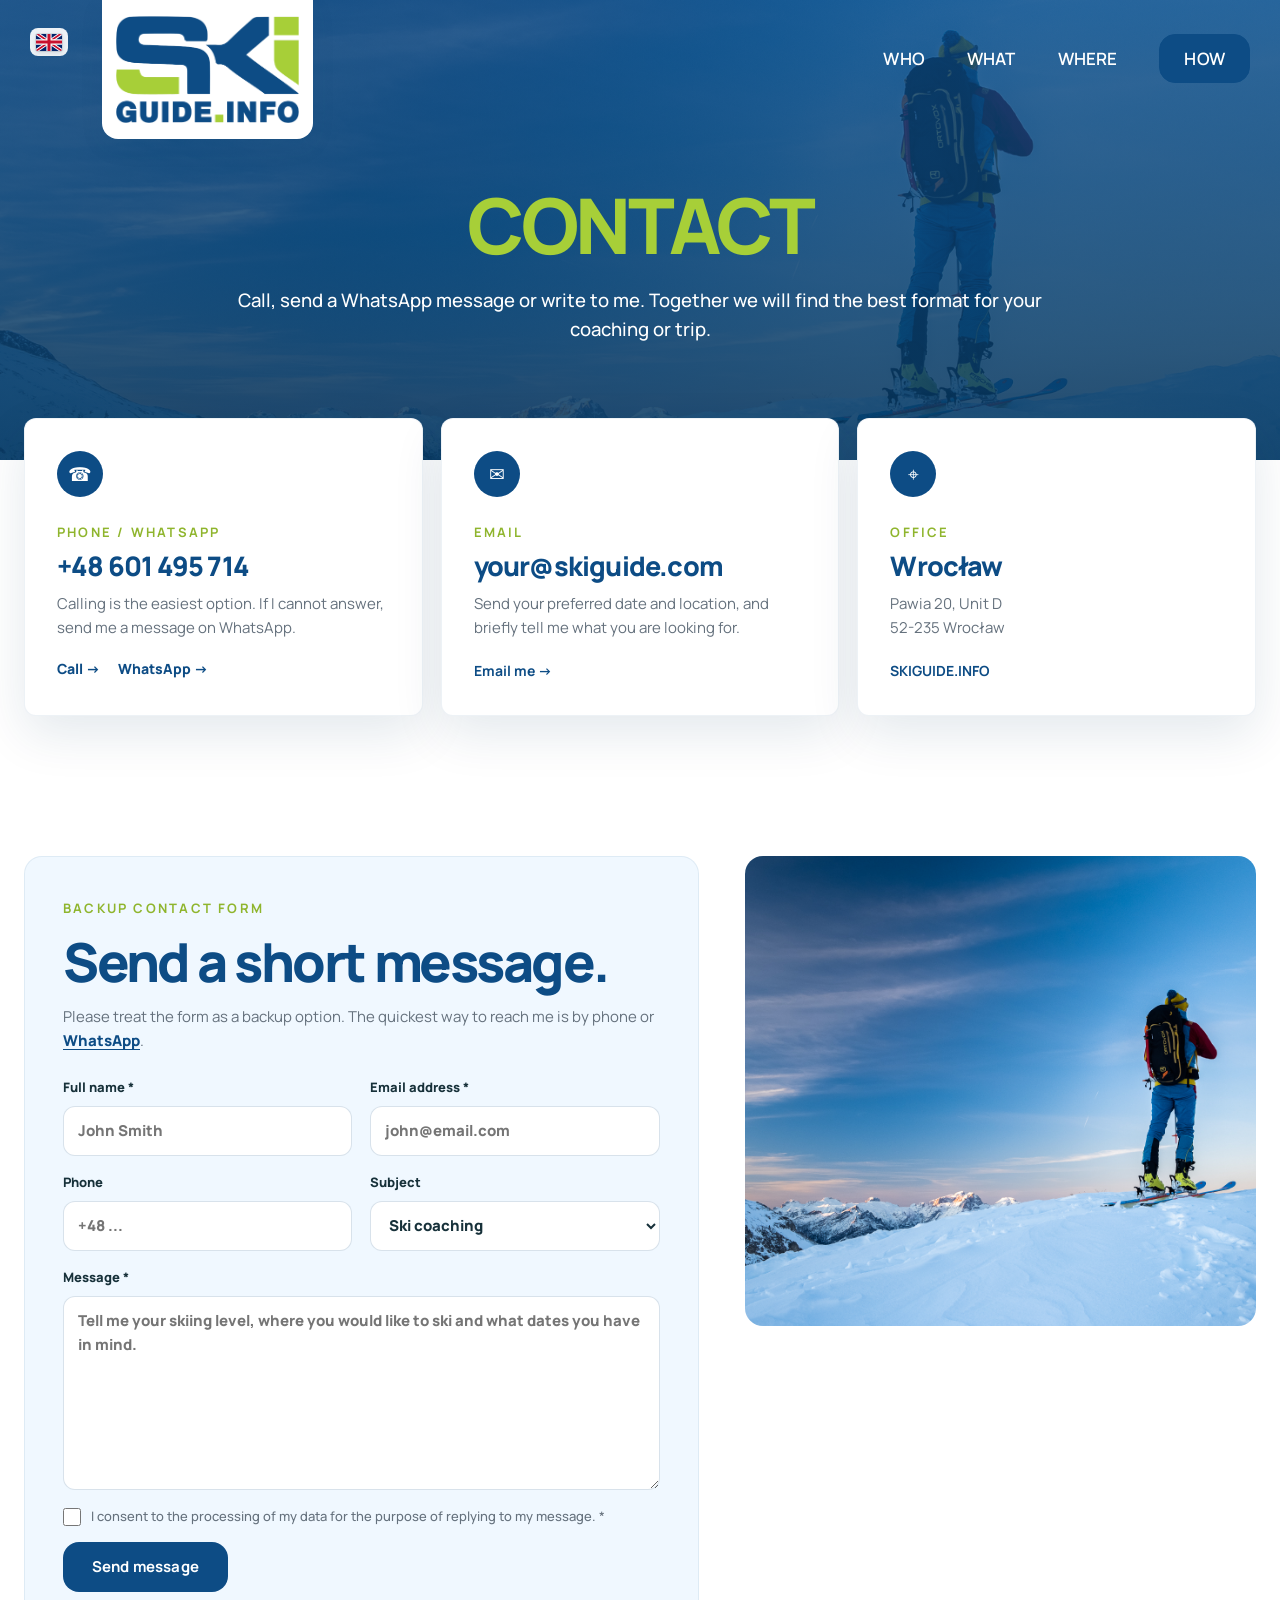
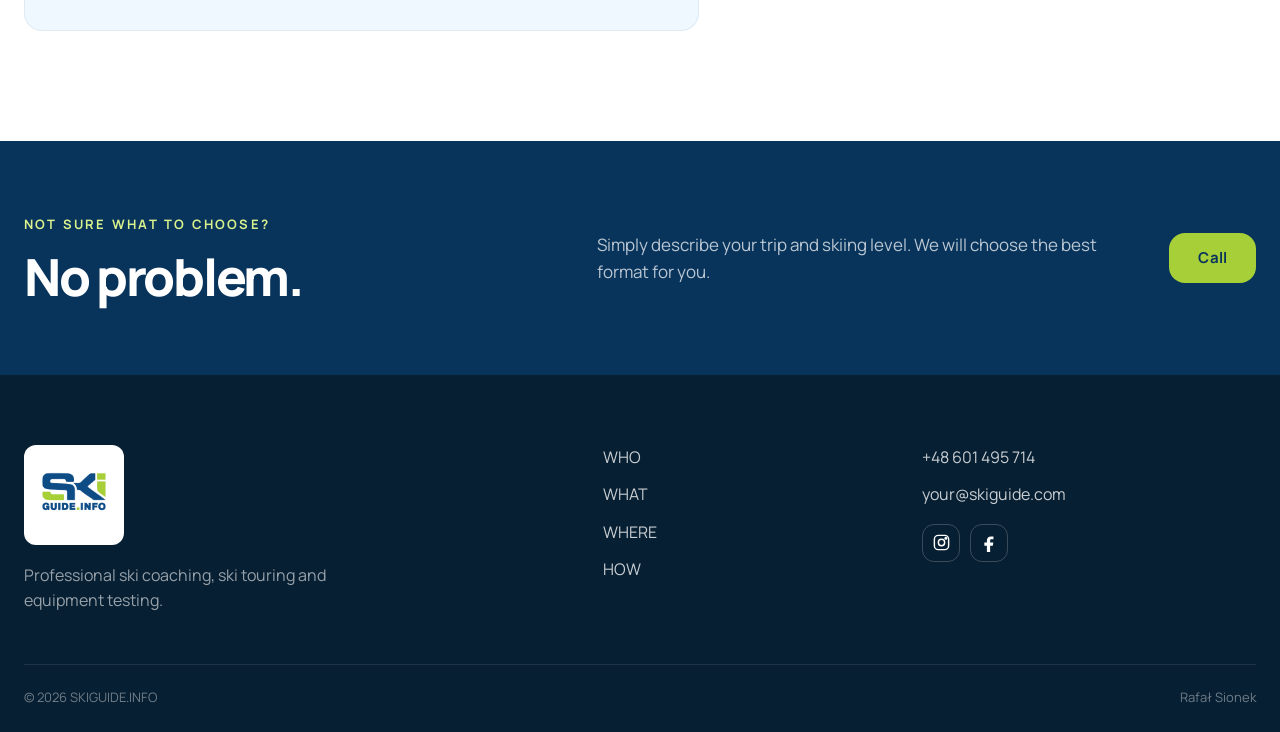
<file: en/pages/contact.html>
<!DOCTYPE html>

<html lang="en">
<head>
<meta charset="utf-8"/>
<meta content="width=device-width, initial-scale=1.0" name="viewport"/>
<meta content="Contact SKIGUIDE.INFO about ski coaching, ski touring, equipment testing or a tailor-made trip." name="description"/>
<title>Contact | SKIGUIDE.INFO</title>
<link href="../../assets/css/style.css" rel="stylesheet"/>
<link href="../../pages/kontakt.html" hreflang="pl" rel="alternate"/><link href="contact.html" hreflang="en" rel="alternate"/><link href="../../it/pages/contact.html" hreflang="it" rel="alternate"/></head>
<body>
<header class="site-header" id="siteHeader">
<div class="container header-inner">
<div aria-label="Wybór języka / Language / Lingua" class="language-switch language-flags"><button aria-expanded="false" aria-label="Zmień język. Aktualny: English" class="language-current" type="button"><img alt="" aria-hidden="true" class="language-flag-img" src="../../assets/icons/flags/gb.svg"></button><div class="language-options"><a aria-label="Polski" class="language-option" href="../../pages/kontakt.html" title="Polski"><img alt="" aria-hidden="true" class="language-flag-img" src="../../assets/icons/flags/pl.svg"></a><a aria-label="Italiano" class="language-option" href="../../it/pages/contact.html" title="Italiano"><img alt="" aria-hidden="true" class="language-flag-img" src="../../assets/icons/flags/it.svg"></a></div></div><a aria-label="SKIGUIDE.INFO – home page" class="logo-box" href="../index.html">
<img alt="SKIGUIDE.INFO" src="../../assets/images/logo/header-logo.png"/>
</a>
<div class="header-actions"><nav aria-label="Main navigation" class="main-nav" id="mainNav">
<a href="about.html">WHO</a>
<a href="offer.html">WHAT</a>
<a href="locations.html">WHERE</a>
<a class="nav-contact is-current" href="contact.html">HOW</a>
</nav><button aria-controls="mainNav" aria-expanded="false" aria-label="Open menu" class="menu-toggle" id="menuToggle" type="button">
<span></span><span></span><span></span>
</button></div></div>
</header>
<main>
<section class="subpage-hero contact-hero simple-subpage-hero">
<div class="subpage-hero-overlay"></div>
<div class="container subpage-hero-inner">
<div class="subpage-hero-copy simple-hero-copy reveal">
<h1>CONTACT</h1>
<p>Call, send a WhatsApp message or write to me. Together we will find the best format for your coaching or trip.</p>
</div>
</div>
</section>
<section class="contact-cards-section">
<div class="container contact-cards-grid">
<div class="contact-info-card reveal">
<span aria-hidden="true" class="contact-icon">☎</span>
<span class="eyebrow">Phone / WhatsApp</span>
<h2><a href="tel:+48601495714">+48 601 495 714</a></h2>
<p>Calling is the easiest option. If I cannot answer, send me a message on WhatsApp.</p>
<div class="contact-card-actions">
<a href="tel:+48601495714">Call →</a>
<a href="https://wa.me/48601495714" rel="noopener noreferrer" target="_blank">WhatsApp →</a>
</div>
</div>
<a class="contact-info-card reveal" href="mailto:your@skiguide.com">
<span aria-hidden="true" class="contact-icon">✉</span>
<span class="eyebrow">Email</span>
<h2>your@skiguide.com</h2>
<p>Send your preferred date and location, and briefly tell me what you are looking for.</p>
<b>Email me →</b>
</a>
<div class="contact-info-card reveal">
<span aria-hidden="true" class="contact-icon">⌖</span>
<span class="eyebrow">Office</span>
<h2>Wrocław</h2>
<p>Pawia 20, Unit D<br/>52-235 Wrocław</p>
<b>SKIGUIDE.INFO</b>
</div>
</div>
</section>
<section class="section contact-main-section">
<div class="container contact-main-grid">
<div class="contact-form-wrap reveal">
<span class="eyebrow">Backup contact form</span>
<h2>Send a short message.</h2>
<p class="contact-form-intro">Please treat the form as a backup option. The quickest way to reach me is by phone or <a href="https://wa.me/48601495714" rel="noopener noreferrer" target="_blank">WhatsApp</a>.</p>
<form action="#" class="contact-form" method="post" onsubmit="return false;">
<div class="form-row">
<label>Full name *
                                <input autocomplete="name" name="name" placeholder="John Smith" required="" type="text"/>
</label>
<label>Email address *
                                <input autocomplete="email" name="email" placeholder="john@email.com" required="" type="email"/>
</label>
</div>
<div class="form-row">
<label>Phone
                                <input autocomplete="tel" name="phone" placeholder="+48 ..." type="tel"/>
</label>
<label>Subject
                                <select name="subject">
<option>Ski coaching</option>
<option>Equipment testing</option>
<option>Cross-country skiing</option>
<option>Ski touring</option>
<option>Other</option>
</select>
</label>
</div>
<label>Message *
                            <textarea name="message" placeholder="Tell me your skiing level, where you would like to ski and what dates you have in mind." required="" rows="7"></textarea>
</label>
<label class="form-consent">
<input required="" type="checkbox"/>
<span>I consent to the processing of my data for the purpose of replying to my message. *</span>
</label>
<button class="button button-primary" type="submit">Send message</button>
</form>
</div>
<aside class="contact-side reveal">
<div class="contact-side-image">
<img alt="Skier in the mountains" src="../../assets/images/hero/hero-main.jpg"/>
</div>
</aside>
</div>
</section>
<section class="contact-bottom-section">
<div class="container contact-bottom-inner reveal">
<div>
<span class="eyebrow eyebrow-light">Not sure what to choose?</span>
<h2>No problem.</h2>
</div>
<p>Simply describe your trip and skiing level. We will choose the best format for you.</p>
<a class="button button-secondary" href="tel:+48601495714">Call</a>
</div>
</section>
</main>
<footer class="site-footer">
<div class="container footer-grid">
<div class="footer-brand">
<img alt="SKIGUIDE.INFO" src="../../assets/images/logo/logo.png"/>
<p>Professional ski coaching, ski touring and equipment testing.</p>
</div>
<nav aria-label="Footer navigation" class="footer-nav">
<a href="about.html">WHO</a>
<a href="offer.html">WHAT</a>
<a href="locations.html">WHERE</a>
<a href="contact.html">HOW</a>
</nav>
<div class="footer-contact">
<a href="tel:+48601495714">+48 601 495 714</a>
<a href="mailto:your@skiguide.com">your@skiguide.com</a>
<div aria-label="Rafał Sionek's social media" class="footer-socials">
<a aria-label="Rafał Sionek's Instagram" class="social-link" href="https://www.instagram.com/rafal.sionek/" rel="noopener noreferrer" target="_blank" title="Rafał Sionek's Instagram"><svg aria-hidden="true" viewbox="0 0 24 24"><rect height="18" rx="5" width="18" x="3" y="3"></rect><circle cx="12" cy="12" r="4"></circle><circle cx="17.5" cy="6.5" r="1"></circle></svg></a>
<a aria-label="Rafał Sionek's Facebook" class="social-link" href="https://www.facebook.com/profile.php?id=100074277804576" rel="noopener noreferrer" target="_blank" title="Rafał Sionek's Facebook"><svg aria-hidden="true" viewbox="0 0 24 24"><path d="M14 8h3V4.5c-.6-.1-1.8-.2-3.1-.2-3.1 0-5.2 1.9-5.2 5.4V12H5.5v4h3.2v8h4.1v-8h3.4l.6-4h-4V10c0-1.2.3-2 1.2-2z"></path></svg></a>
</div>
</div>
</div>
<div class="container footer-bottom">
<span>© <span id="currentYear"></span> SKIGUIDE.INFO</span>
<span>Rafał Sionek</span>
</div>
</footer>
<script src="../../assets/js/script.js"></script>
</body>
</html>
</file>
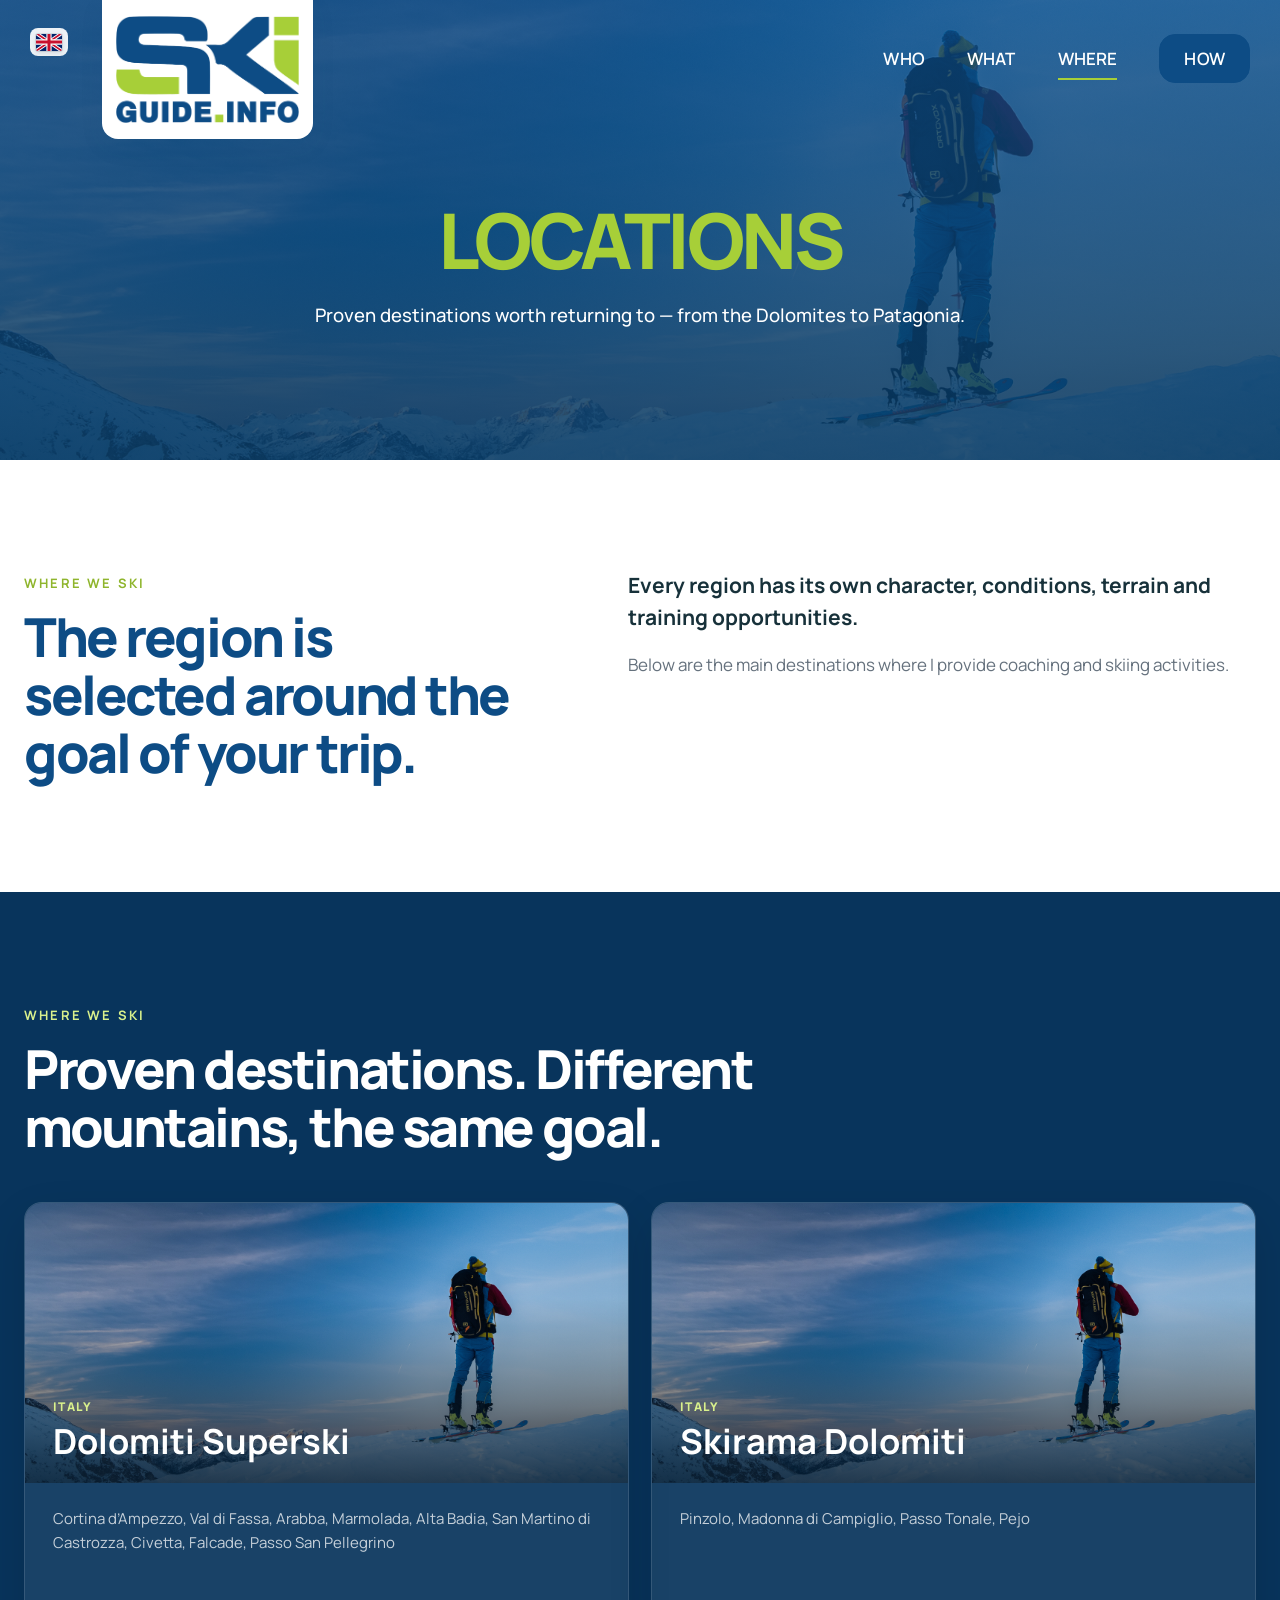
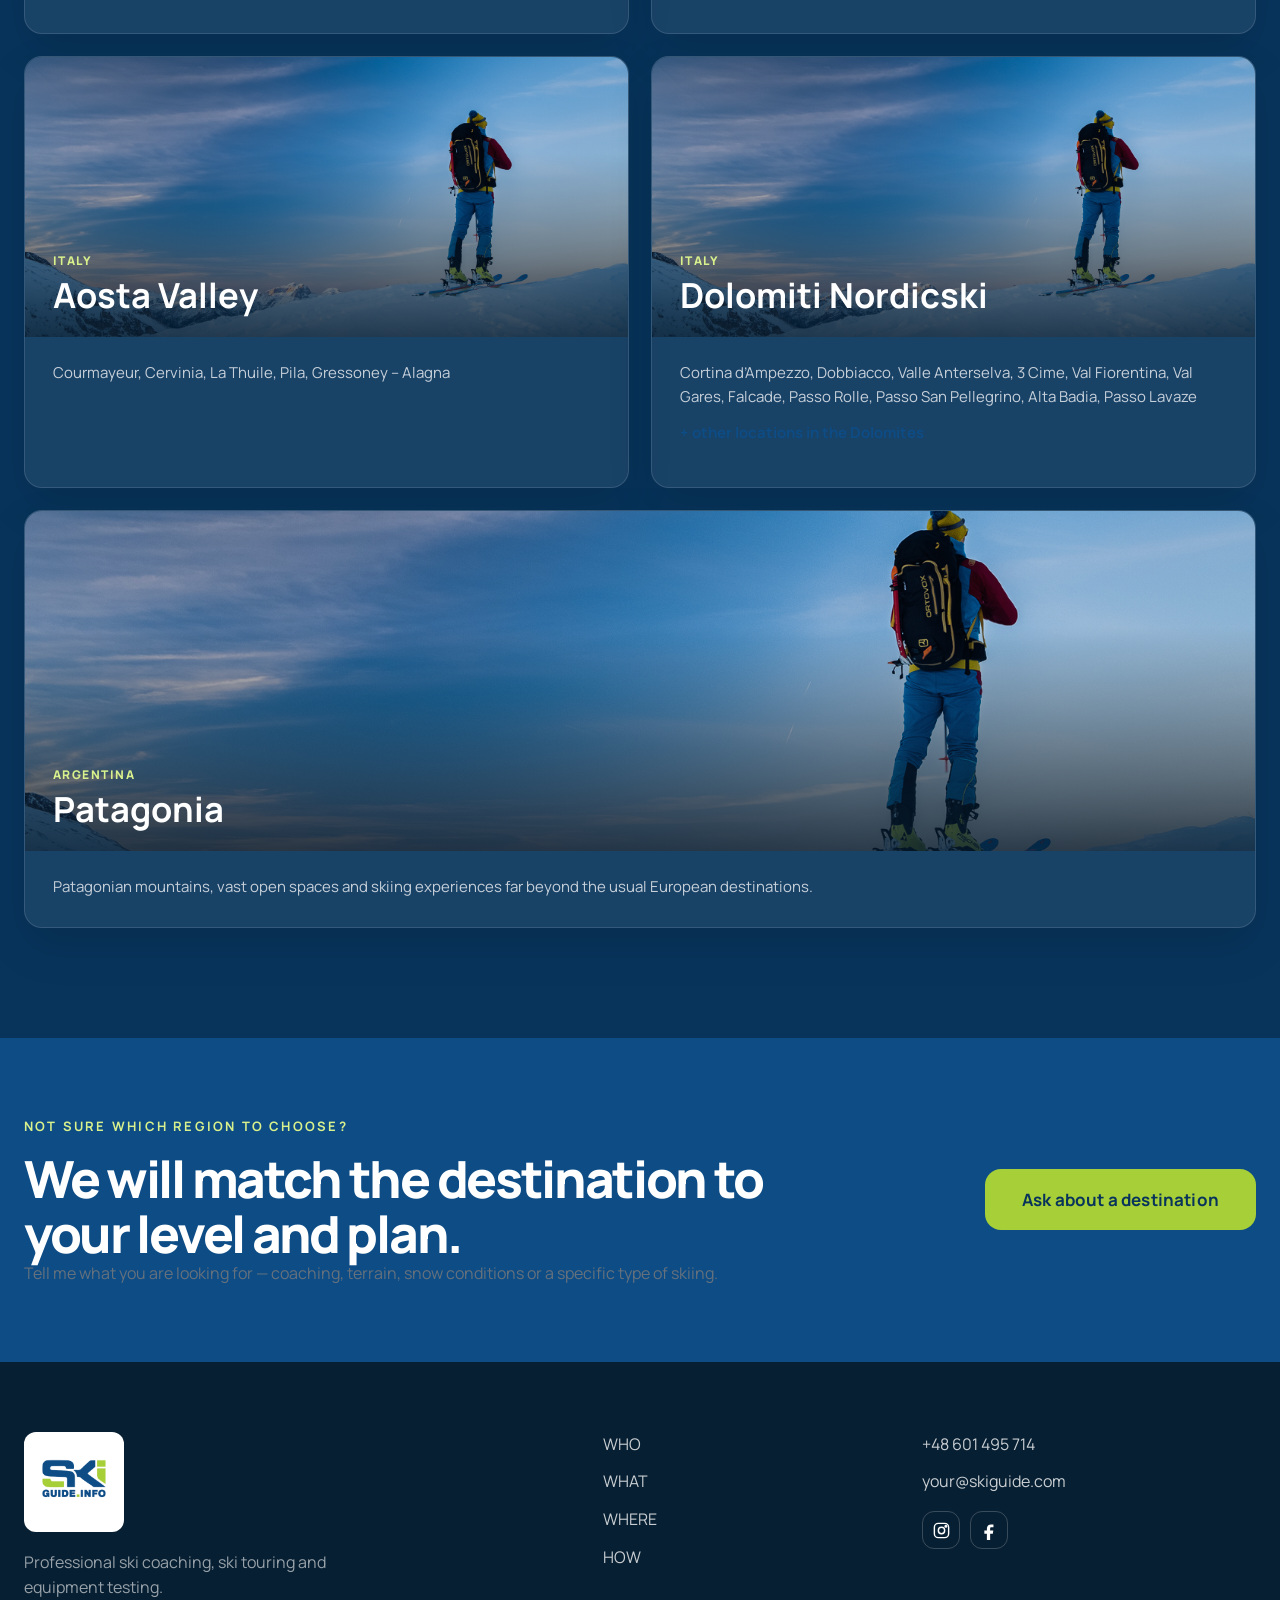
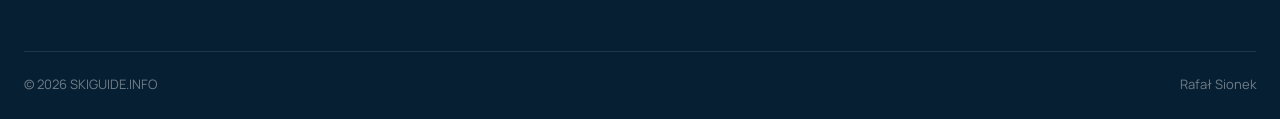
<file: en/pages/locations.html>
<!DOCTYPE html>

<html lang="en">
<head>
<meta charset="utf-8"/>
<meta content="width=device-width, initial-scale=1.0" name="viewport"/>
<meta content="SKIGUIDE.INFO locations – Dolomiti Superski, Skirama Dolomiti, Aosta Valley, Dolomiti Nordicski and Patagonia." name="description"/>
<title>Locations | SKIGUIDE.INFO</title>
<link href="../../assets/css/style.css" rel="stylesheet"/>
<link href="../../pages/lokalizacje.html" hreflang="pl" rel="alternate"/><link href="locations.html" hreflang="en" rel="alternate"/><link href="../../it/pages/locations.html" hreflang="it" rel="alternate"/></head>
<body>
<header class="site-header" id="siteHeader">
<div class="container header-inner">
<div aria-label="Wybór języka / Language / Lingua" class="language-switch language-flags"><button aria-expanded="false" aria-label="Zmień język. Aktualny: English" class="language-current" type="button"><img alt="" aria-hidden="true" class="language-flag-img" src="../../assets/icons/flags/gb.svg"></button><div class="language-options"><a aria-label="Polski" class="language-option" href="../../pages/lokalizacje.html" title="Polski"><img alt="" aria-hidden="true" class="language-flag-img" src="../../assets/icons/flags/pl.svg"></a><a aria-label="Italiano" class="language-option" href="../../it/pages/locations.html" title="Italiano"><img alt="" aria-hidden="true" class="language-flag-img" src="../../assets/icons/flags/it.svg"></a></div></div><a aria-label="SKIGUIDE.INFO – home page" class="logo-box" href="../index.html">
<img alt="SKIGUIDE.INFO" src="../../assets/images/logo/header-logo.png"/>
</a>
<div class="header-actions"><nav aria-label="Main navigation" class="main-nav" id="mainNav">
<a href="about.html">WHO</a>
<a href="offer.html">WHAT</a>
<a class="is-current" href="locations.html">WHERE</a>
<a class="nav-contact" href="contact.html">HOW</a>
</nav><button aria-controls="mainNav" aria-expanded="false" aria-label="Open menu" class="menu-toggle" id="menuToggle" type="button">
<span></span><span></span><span></span>
</button></div></div>
</header>
<main>
<section class="subpage-hero locations-hero simple-subpage-hero">
<div class="subpage-hero-overlay"></div>
<div class="container subpage-hero-inner">
<div class="subpage-hero-copy simple-hero-copy reveal">
<h1>LOCATIONS</h1>
<p>Proven destinations worth returning to — from the Dolomites to Patagonia.</p>
</div>
</div>
</section>
<section class="section locations-intro-section">
<div class="container locations-intro-grid">
<div class="reveal">
<span class="eyebrow">Where we ski</span>
<h2>The region is selected around the goal of your trip.</h2>
</div>
<div class="locations-intro-copy reveal">
<p class="locations-intro-lead">Every region has its own character, conditions, terrain and training opportunities.</p>
<p>Below are the main destinations where I provide coaching and skiing activities.</p>
</div>
</div>
</section>
<section class="section locations-showcase-section">
<div class="container">
<div class="locations-showcase-heading reveal">
<span class="eyebrow eyebrow-light">Where we ski</span>
<h2>Proven destinations. Different mountains, the same goal.</h2>
</div>
<div class="locations-showcase-grid">
<article class="location-showcase-card reveal">
<div class="location-showcase-image location-photo-carousel" data-location-carousel="">
<img alt="Dolomiti Superski" class="is-active" src="../../assets/images/lokalizacje/dolomiti-superski.jpg"/>
<img alt="The Dolomites" src="../../assets/images/lokalizacje/dolomites.jpg"/>
<img alt="Alpine winter landscape" src="../../assets/images/lokalizacje/austria.jpg"/>
<div class="location-overlay"></div>
<div class="location-showcase-title"><span>Italy</span><h3>Dolomiti Superski</h3></div>
</div>
<div class="location-showcase-body">
<p>Cortina d’Ampezzo, Val di Fassa, Arabba, Marmolada, Alta Badia, San Martino di Castrozza, Civetta, Falcade, Passo San Pellegrino</p>
</div>
</article>
<article class="location-showcase-card reveal">
<div class="location-showcase-image location-photo-carousel" data-location-carousel="">
<img alt="Skirama Dolomiti" class="is-active" src="../../assets/images/lokalizacje/skirama-dolomiti.jpg"/>
<img alt="The Dolomites in winter" src="../../assets/images/lokalizacje/dolomites.jpg"/>
<img alt="Mountains in winter" src="../../assets/images/lokalizacje/france.jpg"/>
<div class="location-overlay"></div>
<div class="location-showcase-title"><span>Italy</span><h3>Skirama Dolomiti</h3></div>
</div>
<div class="location-showcase-body">
<p>Pinzolo, Madonna di Campiglio, Passo Tonale, Pejo</p>
</div>
</article>
<article class="location-showcase-card reveal">
<div class="location-showcase-image location-photo-carousel" data-location-carousel="">
<img alt="Aosta Valley" class="is-active" src="../../assets/images/lokalizacje/dolina-aosty.jpg"/>
<img alt="The Alps in winter" src="../../assets/images/lokalizacje/france.jpg"/>
<img alt="Mountains and snow" src="../../assets/images/lokalizacje/austria.jpg"/>
<div class="location-overlay"></div>
<div class="location-showcase-title"><span>Italy</span><h3>Aosta Valley</h3></div>
</div>
<div class="location-showcase-body">
<p>Courmayeur, Cervinia, La Thuile, Pila, Gressoney – Alagna</p>
</div>
</article>
<article class="location-showcase-card reveal">
<div class="location-showcase-image location-photo-carousel" data-location-carousel="">
<img alt="Dolomiti Nordicski" class="is-active" src="../../assets/images/lokalizacje/dolomiti-nordicski.jpg"/>
<img alt="The Dolomites in winter" src="../../assets/images/lokalizacje/dolomites.jpg"/>
<img alt="Winter Dolomites" src="../../assets/images/lokalizacje/dolomiti-superski.jpg"/>
<div class="location-overlay"></div>
<div class="location-showcase-title"><span>Italy</span><h3>Dolomiti Nordicski</h3></div>
</div>
<div class="location-showcase-body">
<p>Cortina d’Ampezzo, Dobbiacco, Valle Anterselva, 3 Cime, Val Fiorentina, Val Gares, Falcade, Passo Rolle, Passo San Pellegrino, Alta Badia, Passo Lavaze</p>
<p class="location-note">+ other locations in the Dolomites</p>
</div>
</article>
<article class="location-showcase-card location-showcase-card-wide reveal">
<div class="location-showcase-image location-photo-carousel" data-location-carousel="">
<img alt="Mountain ski landscape — placeholder image for Patagonia" class="is-active" src="../../assets/images/hero/hero-main.jpg"/>
<img alt="Winter mountain landscape — placeholder image" src="../../assets/images/lokalizacje/france.jpg"/>
<img alt="Winter mountains — placeholder image" src="../../assets/images/lokalizacje/austria.jpg"/>
<div class="location-overlay"></div>
<div class="location-showcase-title"><span>Argentina</span><h3>Patagonia</h3></div>
</div>
<div class="location-showcase-body">
<p>Patagonian mountains, vast open spaces and skiing experiences far beyond the usual European destinations.</p>
</div>
</article>
</div>
</div>
</section>
<section class="cta-section">
<div class="container cta-inner reveal">
<div>
<span class="eyebrow eyebrow-light">Not sure which region to choose?</span>
<h2>We will match the destination to your level and plan.</h2>
<p>Tell me what you are looking for — coaching, terrain, snow conditions or a specific type of skiing.</p>
</div>
<a class="button button-secondary" href="contact.html">Ask about a destination</a>
</div>
</section>
</main>
<footer class="site-footer">
<div class="container footer-grid">
<div class="footer-brand">
<img alt="SKIGUIDE.INFO" src="../../assets/images/logo/logo.png"/>
<p>Professional ski coaching, ski touring and equipment testing.</p>
</div>
<nav aria-label="Footer navigation" class="footer-nav">
<a href="about.html">WHO</a>
<a href="offer.html">WHAT</a>
<a href="locations.html">WHERE</a>
<a href="contact.html">HOW</a>
</nav>
<div class="footer-contact">
<a href="tel:+48601495714">+48 601 495 714</a>
<a href="mailto:your@skiguide.com">your@skiguide.com</a>
<div aria-label="Rafał Sionek's social media" class="footer-socials">
<a aria-label="Rafał Sionek's Instagram" class="social-link" href="https://www.instagram.com/rafal.sionek/" rel="noopener noreferrer" target="_blank" title="Rafał Sionek's Instagram"><svg aria-hidden="true" viewbox="0 0 24 24"><rect height="18" rx="5" width="18" x="3" y="3"></rect><circle cx="12" cy="12" r="4"></circle><circle cx="17.5" cy="6.5" r="1"></circle></svg></a>
<a aria-label="Rafał Sionek's Facebook" class="social-link" href="https://www.facebook.com/profile.php?id=100074277804576" rel="noopener noreferrer" target="_blank" title="Rafał Sionek's Facebook"><svg aria-hidden="true" viewbox="0 0 24 24"><path d="M14 8h3V4.5c-.6-.1-1.8-.2-3.1-.2-3.1 0-5.2 1.9-5.2 5.4V12H5.5v4h3.2v8h4.1v-8h3.4l.6-4h-4V10c0-1.2.3-2 1.2-2z"></path></svg></a>
</div>
</div>
</div>
<div class="container footer-bottom">
<span>© <span id="currentYear"></span> SKIGUIDE.INFO</span>
<span>Rafał Sionek</span>
</div>
</footer>
<script src="../../assets/js/script.js"></script>
</body>
</html>
</file>
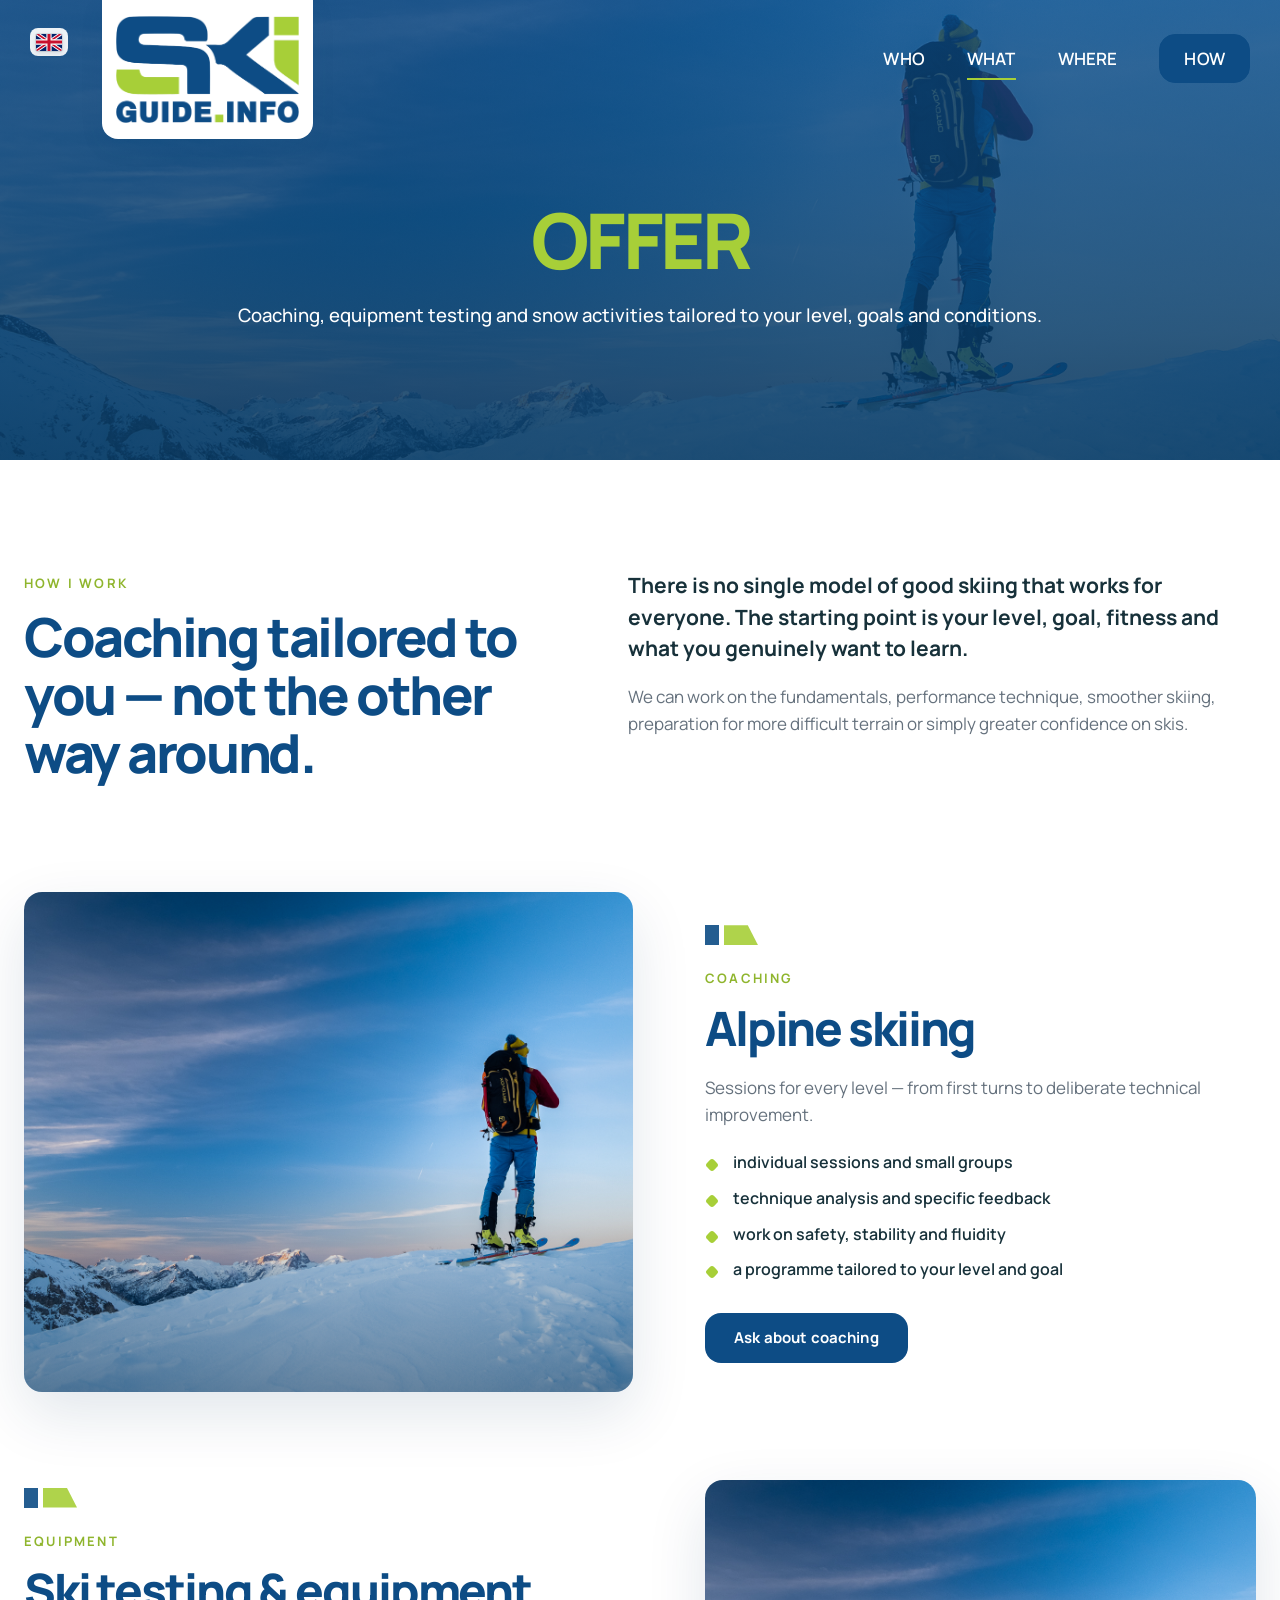
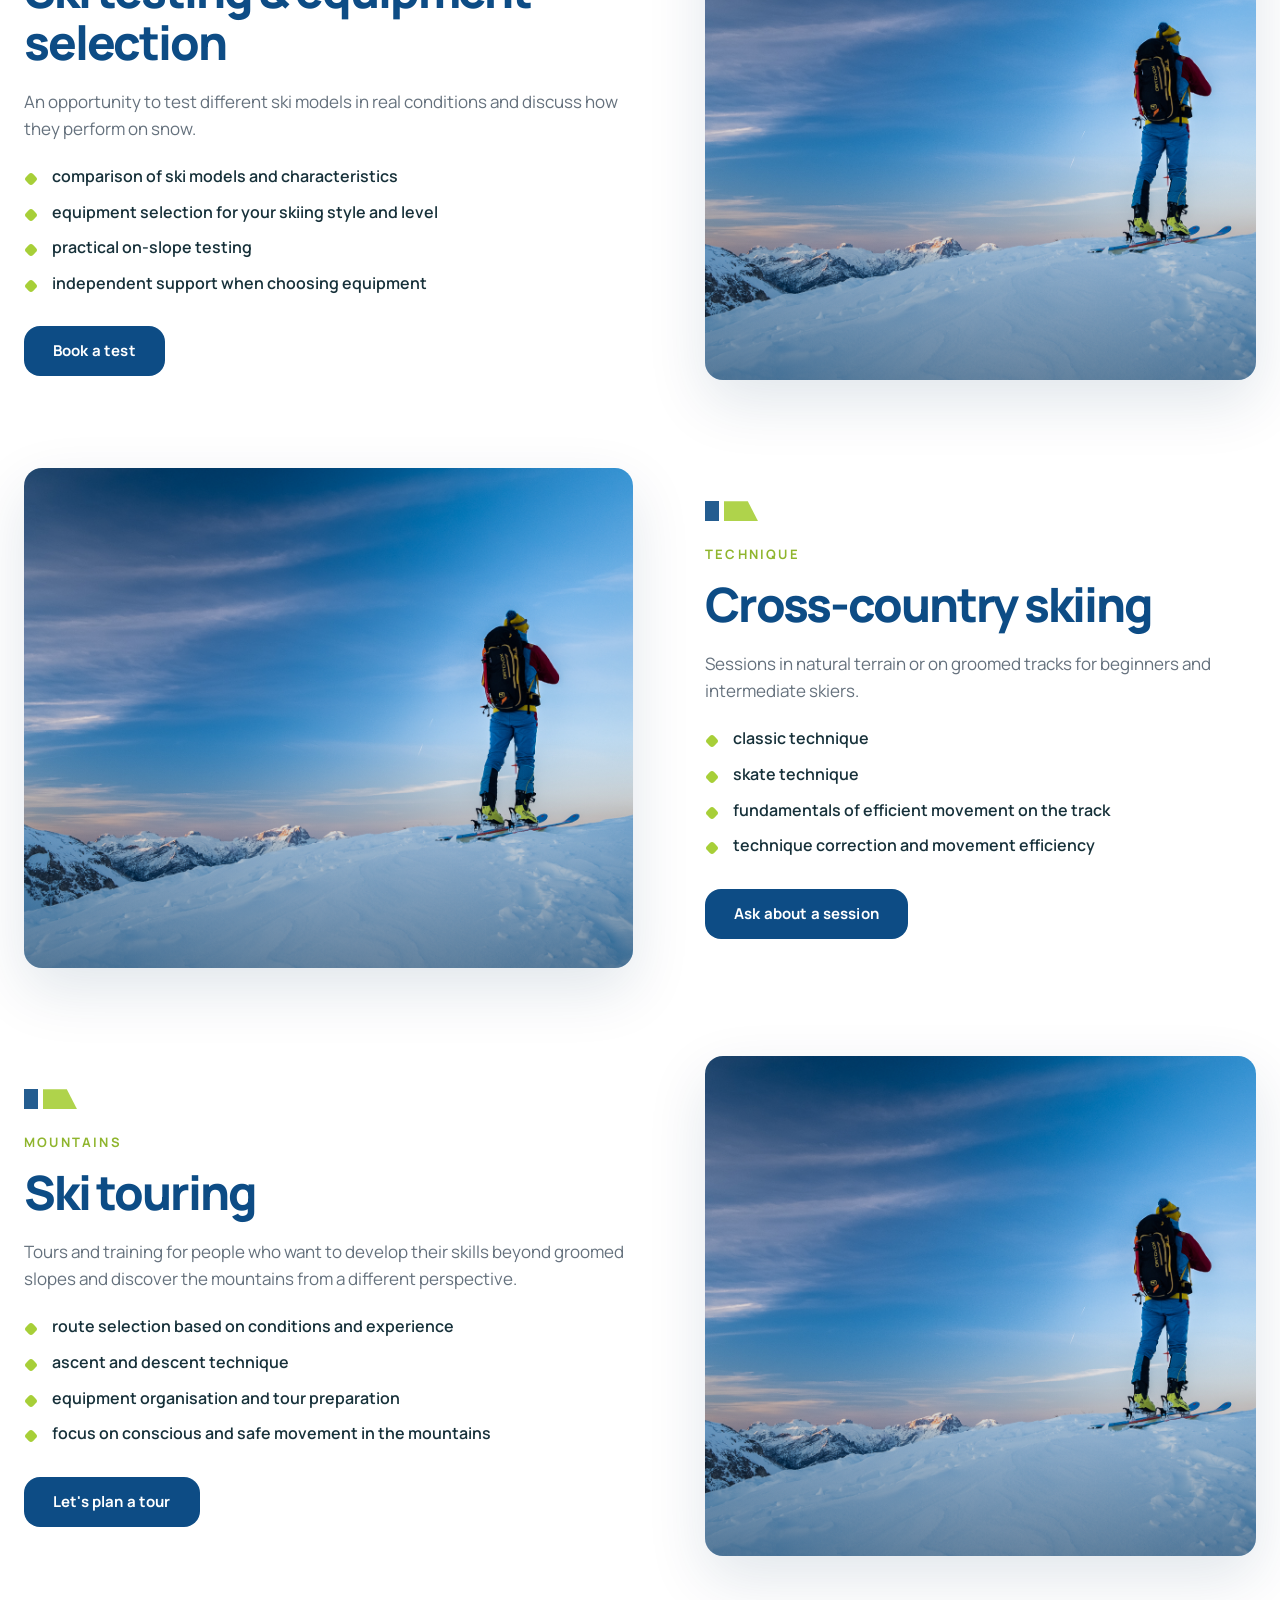
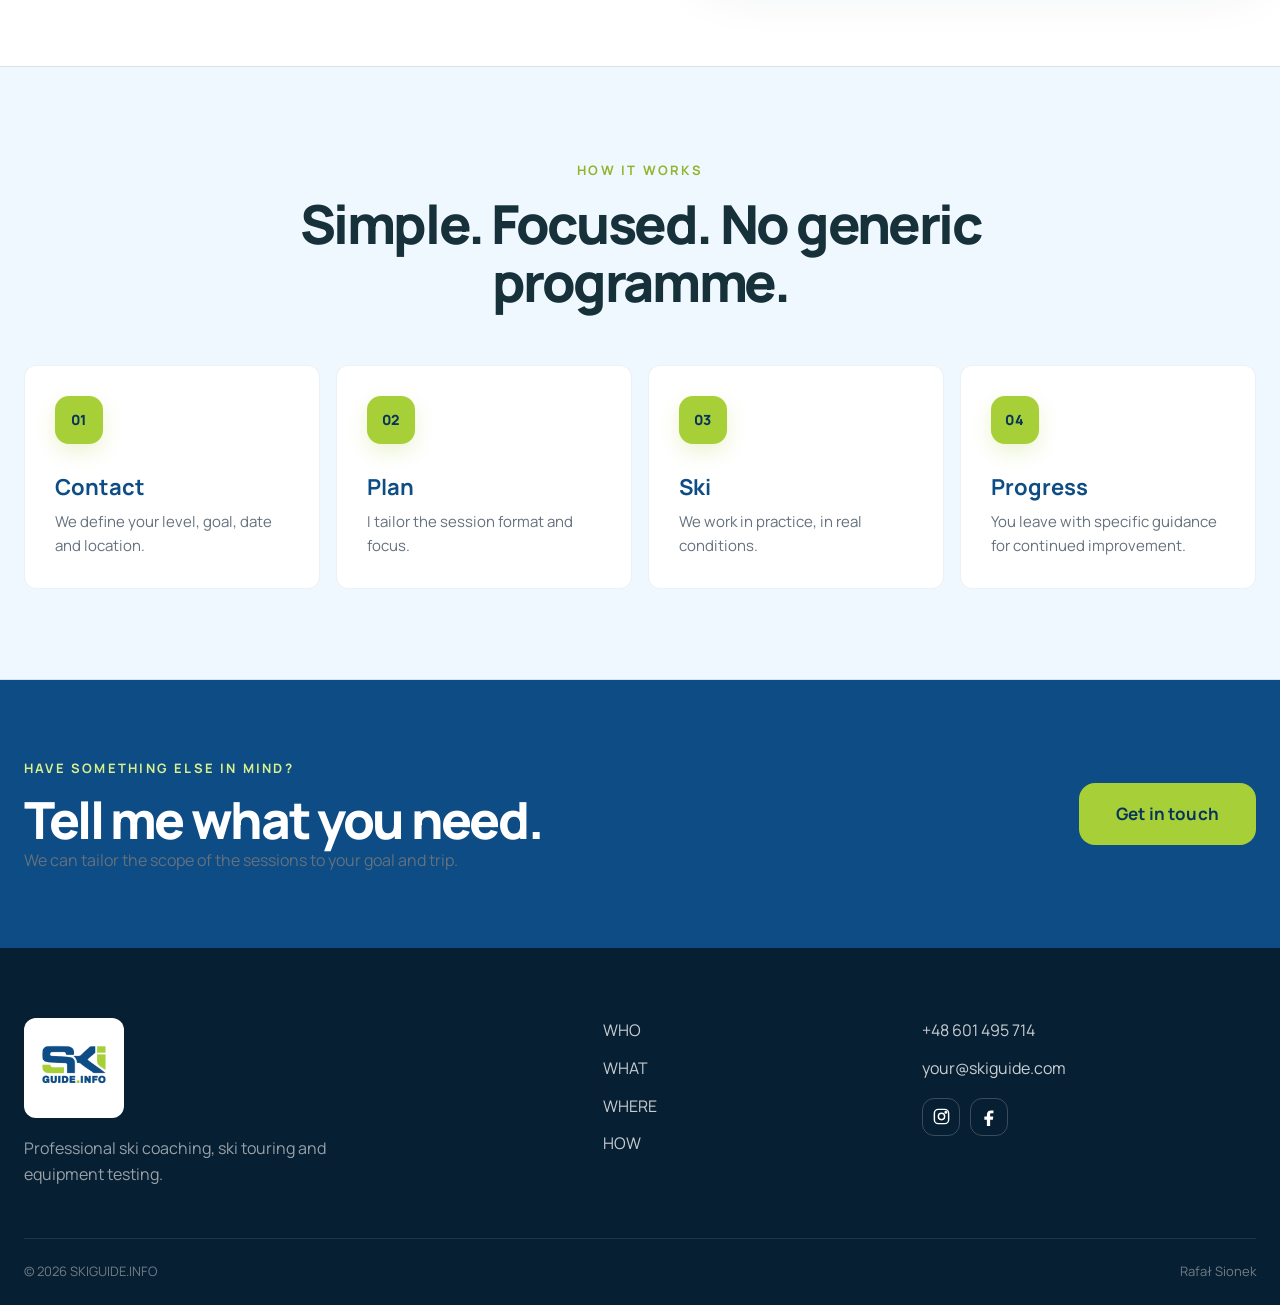
<file: en/pages/offer.html>
<!DOCTYPE html>

<html lang="en">
<head>
<meta charset="utf-8"/>
<meta content="width=device-width, initial-scale=1.0" name="viewport"/>
<meta content="SKIGUIDE.INFO offer – ski coaching, equipment testing, cross-country skiing, ski touring and individual sessions with Rafał Sionek." name="description"/>
<title>Offer | SKIGUIDE.INFO</title>
<link href="../../assets/css/style.css" rel="stylesheet"/>
<link href="../../pages/oferta.html" hreflang="pl" rel="alternate"/><link href="offer.html" hreflang="en" rel="alternate"/><link href="../../it/pages/offer.html" hreflang="it" rel="alternate"/></head>
<body>
<header class="site-header" id="siteHeader">
<div class="container header-inner">
<div aria-label="Wybór języka / Language / Lingua" class="language-switch language-flags"><button aria-expanded="false" aria-label="Zmień język. Aktualny: English" class="language-current" type="button"><img alt="" aria-hidden="true" class="language-flag-img" src="../../assets/icons/flags/gb.svg"></button><div class="language-options"><a aria-label="Polski" class="language-option" href="../../pages/oferta.html" title="Polski"><img alt="" aria-hidden="true" class="language-flag-img" src="../../assets/icons/flags/pl.svg"></a><a aria-label="Italiano" class="language-option" href="../../it/pages/offer.html" title="Italiano"><img alt="" aria-hidden="true" class="language-flag-img" src="../../assets/icons/flags/it.svg"></a></div></div><a aria-label="SKIGUIDE.INFO – home page" class="logo-box" href="../index.html">
<img alt="SKIGUIDE.INFO" src="../../assets/images/logo/header-logo.png"/>
</a>
<div class="header-actions"><nav aria-label="Main navigation" class="main-nav" id="mainNav">
<a href="about.html">WHO</a>
<a class="is-current" href="offer.html">WHAT</a>
<a href="locations.html">WHERE</a>
<a class="nav-contact" href="contact.html">HOW</a>
</nav><button aria-controls="mainNav" aria-expanded="false" aria-label="Open menu" class="menu-toggle" id="menuToggle" type="button">
<span></span><span></span><span></span>
</button></div></div>
</header>
<main>
<section class="subpage-hero offer-hero simple-subpage-hero">
<div class="subpage-hero-overlay"></div>
<div class="container subpage-hero-inner">
<div class="subpage-hero-copy simple-hero-copy reveal">
<h1>OFFER</h1>
<p>Coaching, equipment testing and snow activities tailored to your level, goals and conditions.</p>
</div>
</div>
</section>
<section class="section offer-intro-section">
<div class="container offer-intro-grid">
<div class="offer-intro-copy reveal">
<span class="eyebrow">How I work</span>
<h2>Coaching tailored to you — not the other way around.</h2>
</div>
<div class="offer-intro-text reveal">
<p class="offer-intro-lead">There is no single model of good skiing that works for everyone. The starting point is your level, goal, fitness and what you genuinely want to learn.</p>
<p>We can work on the fundamentals, performance technique, smoother skiing, preparation for more difficult terrain or simply greater confidence on skis.</p>
</div>
</div>
</section>
<section class="section offer-detail-section">
<div class="container offer-detail-list">
<article class="offer-detail-card reveal">
<div class="offer-detail-image">
<img alt="Alpine ski coaching" src="../../assets/images/oferta/alpine.jpg"/>
</div>
<div class="offer-detail-copy">
<div aria-hidden="true" class="brand-mark"><i></i><b></b></div>
<span class="eyebrow">Coaching</span>
<h2>Alpine skiing</h2>
<p>Sessions for every level — from first turns to deliberate technical improvement.</p>
<ul class="offer-feature-list">
<li>individual sessions and small groups</li>
<li>technique analysis and specific feedback</li>
<li>work on safety, stability and fluidity</li>
<li>a programme tailored to your level and goal</li>
</ul>
<a class="button button-primary" href="contact.html">Ask about coaching</a>
</div>
</article>
<article class="offer-detail-card offer-detail-card-reverse reveal">
<div class="offer-detail-image">
<img alt="Ski testing in the mountains" src="../../assets/images/oferta/tests.jpg"/>
</div>
<div class="offer-detail-copy">
<div aria-hidden="true" class="brand-mark"><i></i><b></b></div>
<span class="eyebrow">Equipment</span>
<h2>Ski testing &amp; equipment selection</h2>
<p>An opportunity to test different ski models in real conditions and discuss how they perform on snow.</p>
<ul class="offer-feature-list">
<li>comparison of ski models and characteristics</li>
<li>equipment selection for your skiing style and level</li>
<li>practical on-slope testing</li>
<li>independent support when choosing equipment</li>
</ul>
<a class="button button-primary" href="contact.html">Book a test</a>
</div>
</article>
<article class="offer-detail-card reveal">
<div class="offer-detail-image">
<img alt="Cross-country skiing" src="../../assets/images/oferta/cross-country.jpg"/>
</div>
<div class="offer-detail-copy">
<div aria-hidden="true" class="brand-mark"><i></i><b></b></div>
<span class="eyebrow">Technique</span>
<h2>Cross-country skiing</h2>
<p>Sessions in natural terrain or on groomed tracks for beginners and intermediate skiers.</p>
<ul class="offer-feature-list">
<li>classic technique</li>
<li>skate technique</li>
<li>fundamentals of efficient movement on the track</li>
<li>technique correction and movement efficiency</li>
</ul>
<a class="button button-primary" href="contact.html">Ask about a session</a>
</div>
</article>
<article class="offer-detail-card offer-detail-card-reverse reveal">
<div class="offer-detail-image">
<img alt="Ski touring in the mountains" src="../../assets/images/hero/hero-main.jpg"/>
</div>
<div class="offer-detail-copy">
<div aria-hidden="true" class="brand-mark"><i></i><b></b></div>
<span class="eyebrow">Mountains</span>
<h2>Ski touring</h2>
<p>Tours and training for people who want to develop their skills beyond groomed slopes and discover the mountains from a different perspective.</p>
<ul class="offer-feature-list">
<li>route selection based on conditions and experience</li>
<li>ascent and descent technique</li>
<li>equipment organisation and tour preparation</li>
<li>focus on conscious and safe movement in the mountains</li>
</ul>
<a class="button button-primary" href="contact.html">Let's plan a tour</a>
</div>
</article>
</div>
</section>
<section class="offer-process-section">
<div class="container">
<div class="section-heading reveal">
<span class="eyebrow">How it works</span>
<h2>Simple. Focused. No generic programme.</h2>
</div>
<div class="offer-process-grid">
<article class="process-card reveal"><span>01</span><h3>Contact</h3><p>We define your level, goal, date and location.</p></article>
<article class="process-card reveal"><span>02</span><h3>Plan</h3><p>I tailor the session format and focus.</p></article>
<article class="process-card reveal"><span>03</span><h3>Ski</h3><p>We work in practice, in real conditions.</p></article>
<article class="process-card reveal"><span>04</span><h3>Progress</h3><p>You leave with specific guidance for continued improvement.</p></article>
</div>
</div>
</section>
<section class="cta-section">
<div class="container cta-inner reveal">
<div>
<span class="eyebrow eyebrow-light">Have something else in mind?</span>
<h2>Tell me what you need.</h2>
<p>We can tailor the scope of the sessions to your goal and trip.</p>
</div>
<a class="button button-secondary" href="contact.html">Get in touch</a>
</div>
</section>
</main>
<footer class="site-footer">
<div class="container footer-grid">
<div class="footer-brand">
<img alt="SKIGUIDE.INFO" src="../../assets/images/logo/logo.png"/>
<p>Professional ski coaching, ski touring and equipment testing.</p>
</div>
<nav aria-label="Footer navigation" class="footer-nav">
<a href="about.html">WHO</a>
<a href="offer.html">WHAT</a>
<a href="locations.html">WHERE</a>
<a href="contact.html">HOW</a>
</nav>
<div class="footer-contact">
<a href="tel:+48601495714">+48 601 495 714</a>
<a href="mailto:your@skiguide.com">your@skiguide.com</a>
<div aria-label="Rafał Sionek's social media" class="footer-socials">
<a aria-label="Rafał Sionek's Instagram" class="social-link" href="https://www.instagram.com/rafal.sionek/" rel="noopener noreferrer" target="_blank" title="Rafał Sionek's Instagram"><svg aria-hidden="true" viewbox="0 0 24 24"><rect height="18" rx="5" width="18" x="3" y="3"></rect><circle cx="12" cy="12" r="4"></circle><circle cx="17.5" cy="6.5" r="1"></circle></svg></a>
<a aria-label="Rafał Sionek's Facebook" class="social-link" href="https://www.facebook.com/profile.php?id=100074277804576" rel="noopener noreferrer" target="_blank" title="Rafał Sionek's Facebook"><svg aria-hidden="true" viewbox="0 0 24 24"><path d="M14 8h3V4.5c-.6-.1-1.8-.2-3.1-.2-3.1 0-5.2 1.9-5.2 5.4V12H5.5v4h3.2v8h4.1v-8h3.4l.6-4h-4V10c0-1.2.3-2 1.2-2z"></path></svg></a>
</div>
</div>
</div>
<div class="container footer-bottom">
<span>© <span id="currentYear"></span> SKIGUIDE.INFO</span>
<span>Rafał Sionek</span>
</div>
</footer>
<script src="../../assets/js/script.js"></script>
</body>
</html>
</file>
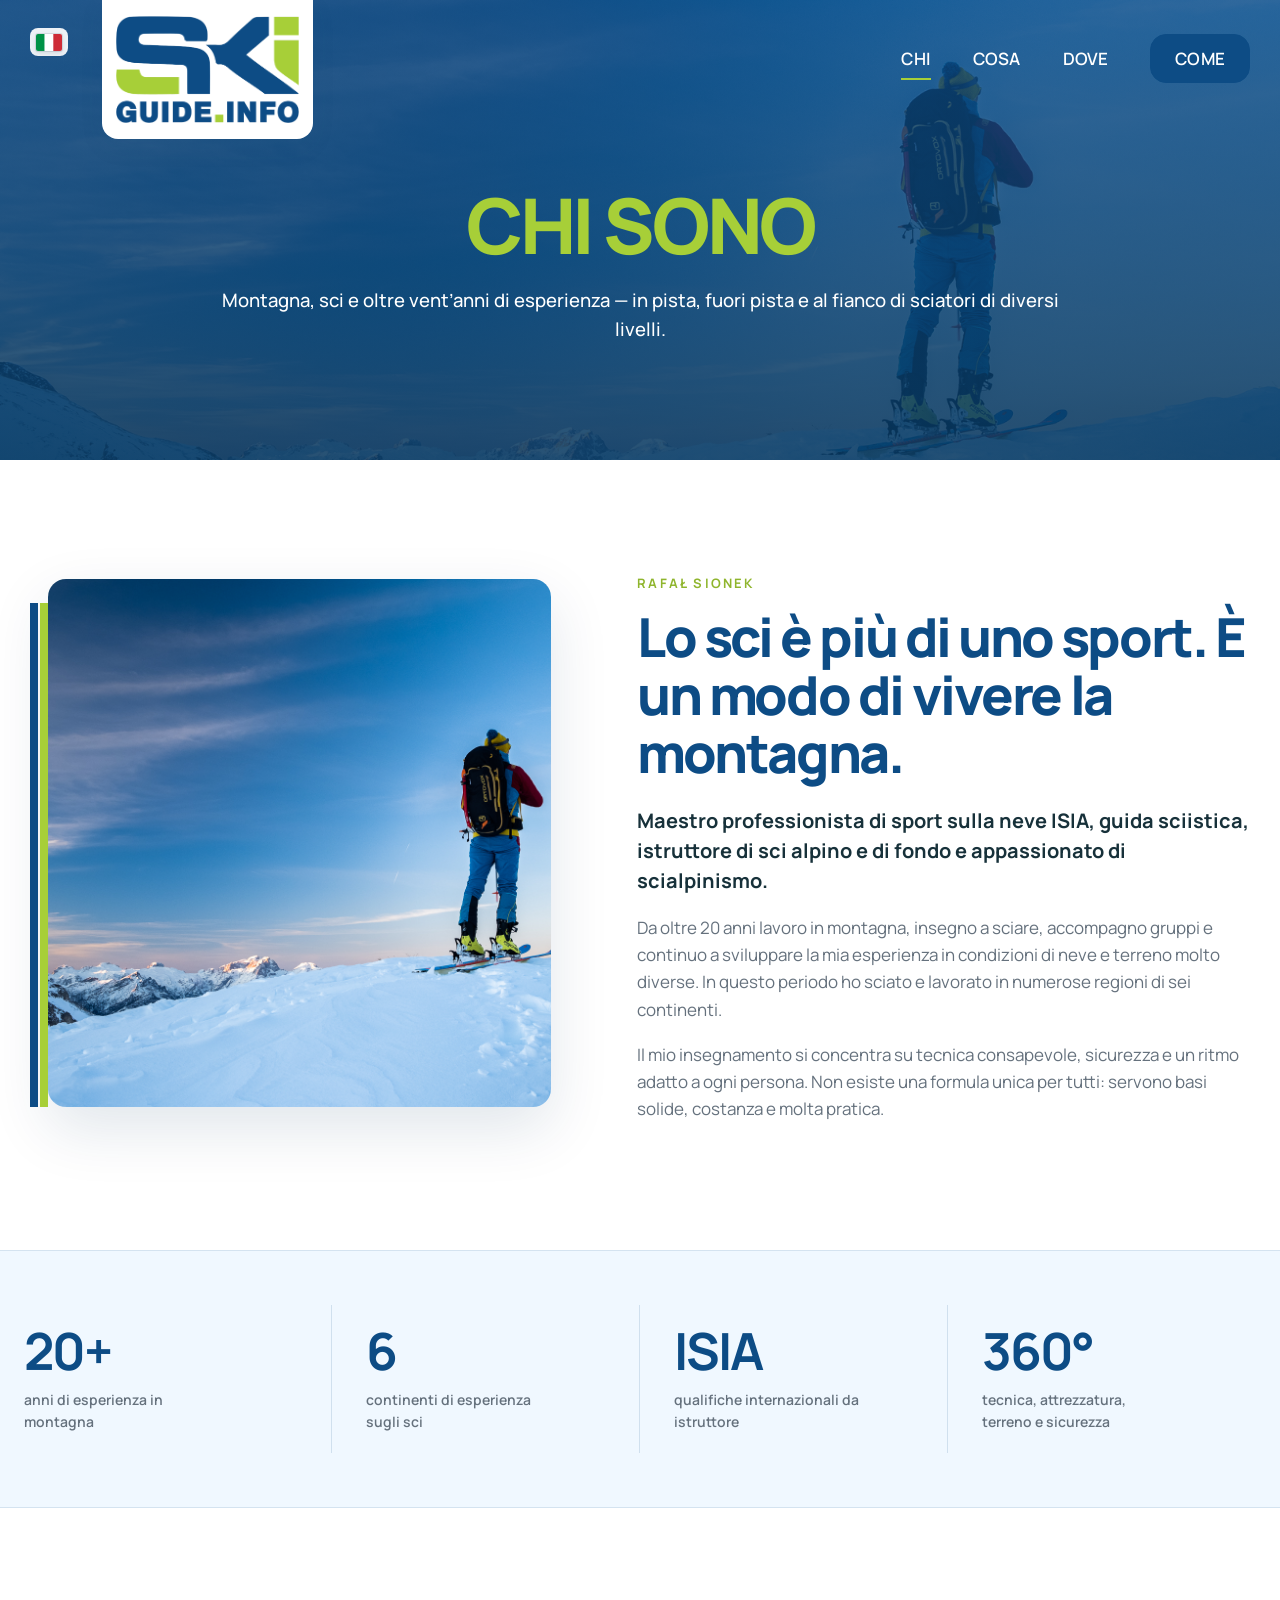
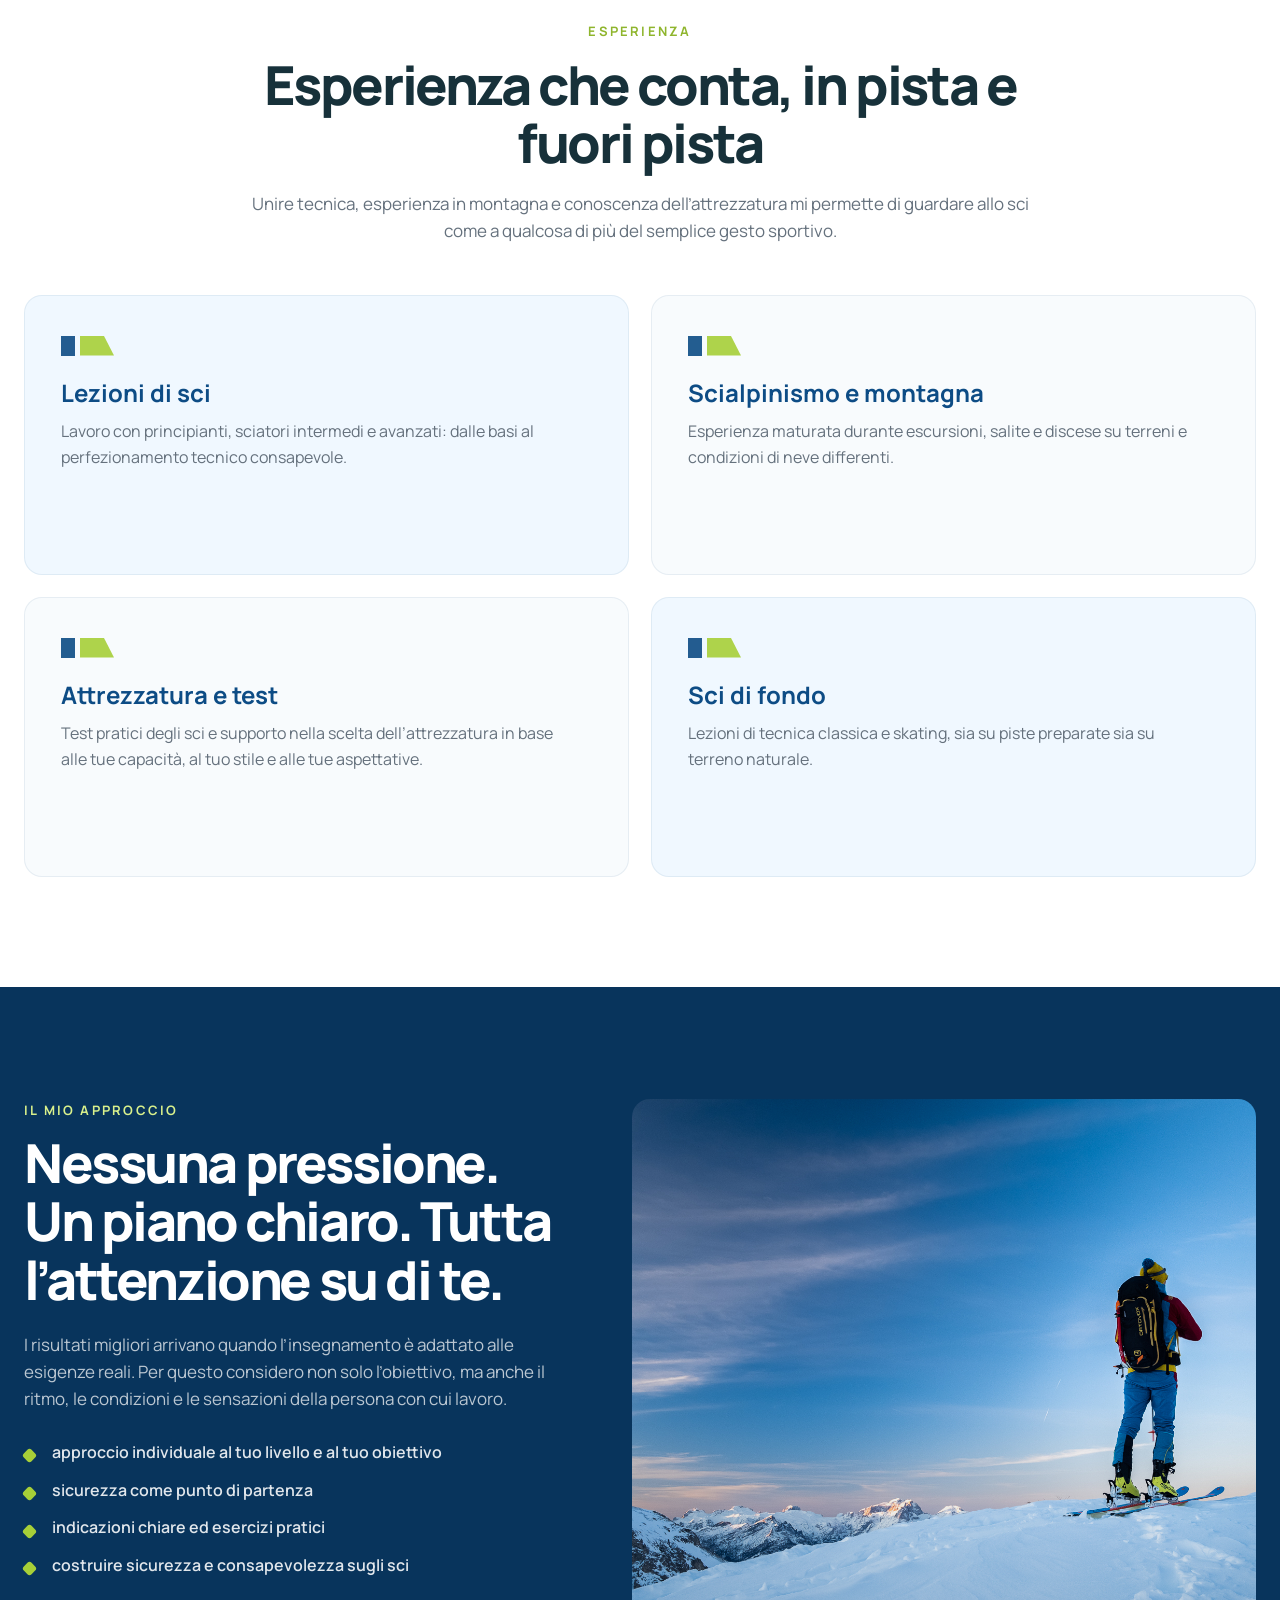
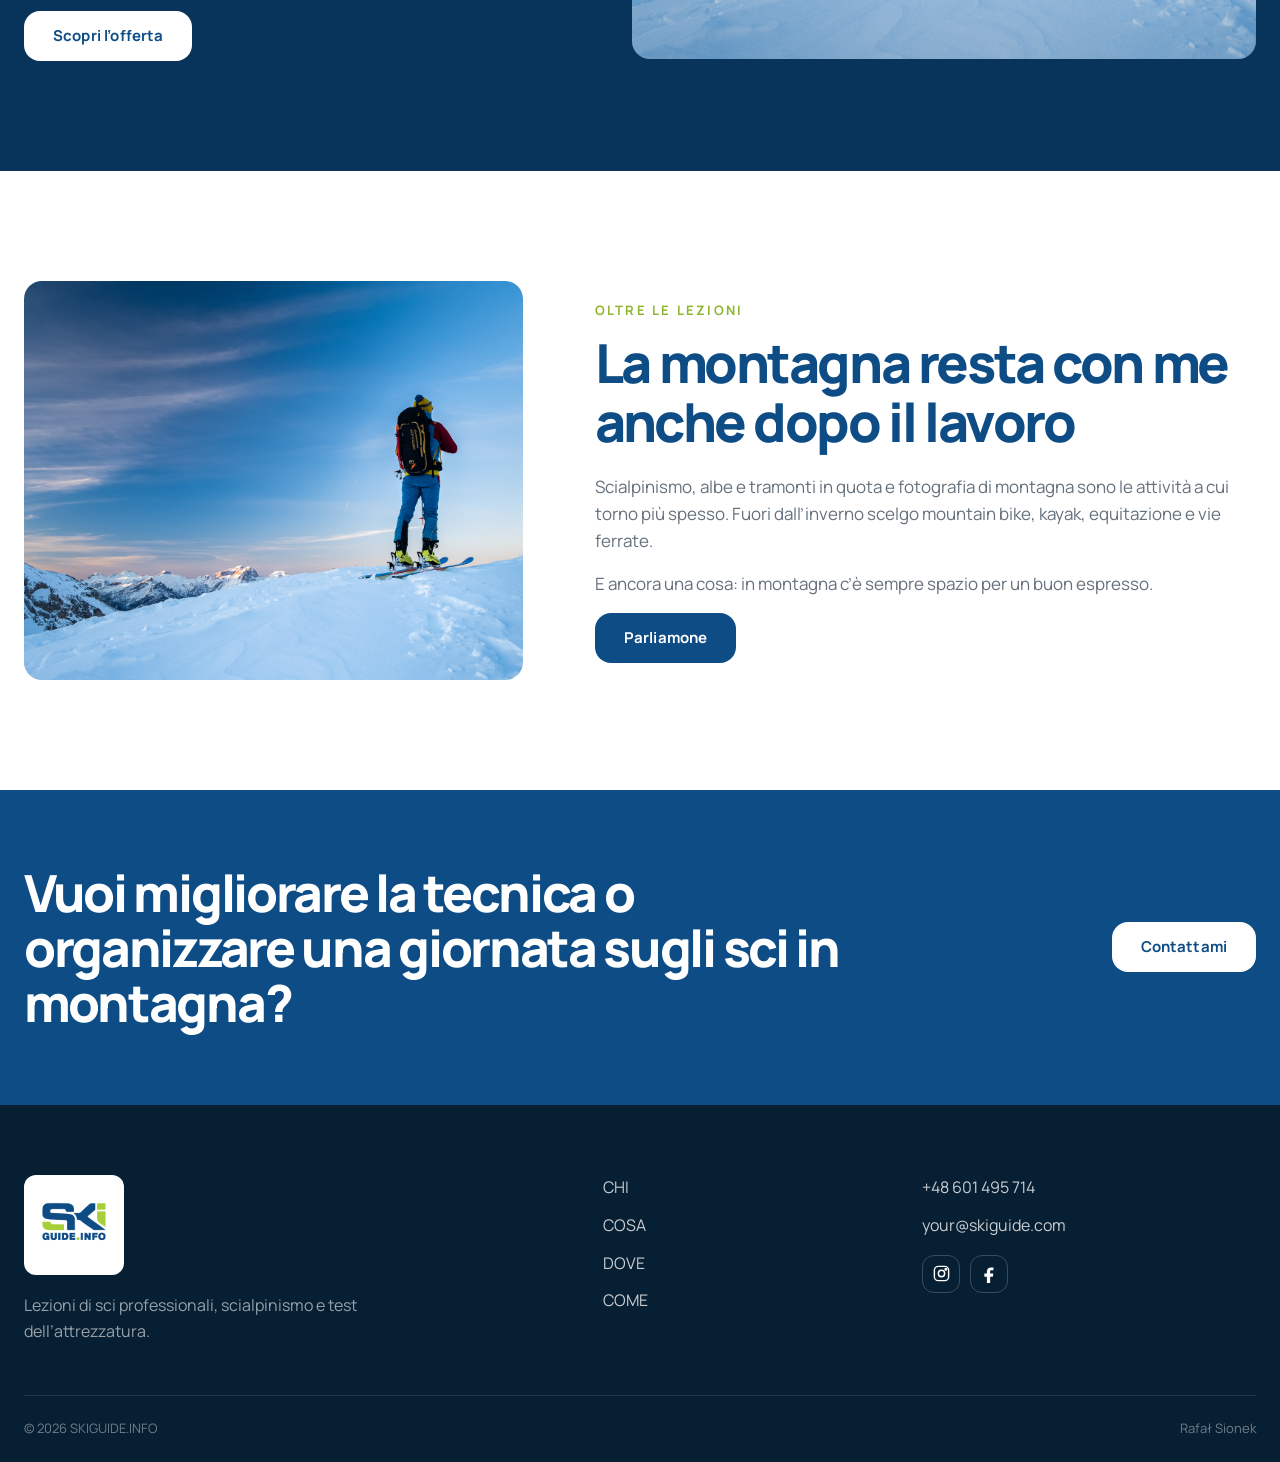
<file: it/pages/about.html>
<!DOCTYPE html>

<html lang="it">
<head>
<meta charset="utf-8"/>
<meta content="width=device-width, initial-scale=1.0" name="viewport"/>
<meta content="Meet Rafał Sionek – ISIA snow sports instructor, ski guide and mountain enthusiast with more than 20 years of experience." name="description"/>
<title>Chi sono | SKIGUIDE.INFO</title>
<link href="../../assets/css/style.css" rel="stylesheet"/>
<link href="../../pages/o-mnie.html" hreflang="pl" rel="alternate"/><link href="../../en/pages/about.html" hreflang="en" rel="alternate"/><link href="about.html" hreflang="it" rel="alternate"/></head>
<body>
<header class="site-header" id="siteHeader">
<div class="container header-inner">
<div aria-label="Wybór języka / Language / Lingua" class="language-switch language-flags"><button aria-expanded="false" aria-label="Zmień język. Aktualny: Italiano" class="language-current" type="button"><img alt="" aria-hidden="true" class="language-flag-img" src="../../assets/icons/flags/it.svg"></button><div class="language-options"><a aria-label="Polski" class="language-option" href="../../pages/o-mnie.html" title="Polski"><img alt="" aria-hidden="true" class="language-flag-img" src="../../assets/icons/flags/pl.svg"></a><a aria-label="English" class="language-option" href="../../en/pages/about.html" title="English"><img alt="" aria-hidden="true" class="language-flag-img" src="../../assets/icons/flags/gb.svg"></a></div></div><a aria-label="SKIGUIDE.INFO – home page" class="logo-box" href="../index.html">
<img alt="SKIGUIDE.INFO" src="../../assets/images/logo/header-logo.png"/>
</a>
<div class="header-actions"><nav aria-label="Main navigation" class="main-nav" id="mainNav">
<a class="is-current" href="about.html">CHI</a>
<a href="offer.html">COSA</a>
<a href="locations.html">DOVE</a>
<a class="nav-contact" href="contact.html">COME</a>
</nav><button aria-controls="mainNav" aria-expanded="false" aria-label="Open menu" class="menu-toggle" id="menuToggle" type="button">
<span></span>
<span></span>
<span></span>
</button></div></div>
</header>
<main>
<section class="subpage-hero about-hero simple-subpage-hero">
<div class="subpage-hero-overlay"></div>
<div class="container subpage-hero-inner">
<div class="subpage-hero-copy simple-hero-copy reveal">
<h1>CHI SONO</h1>
<p>Montagna, sci e oltre vent’anni di esperienza — in pista, fuori pista e al fianco di sciatori di diversi livelli.</p>
</div>
</div>
</section>
<section class="section about-story-section">
<div class="container about-story-grid">
<div class="about-story-photo reveal">
<img alt="Rafał Sionek in the mountains" src="../../assets/images/o-mnie/about-home.jpg"/>
<span class="about-photo-line about-photo-line-blue"></span>
<span class="about-photo-line about-photo-line-green"></span>
</div>
<div class="about-story-copy reveal">
<span class="eyebrow">Rafał Sionek</span>
<h2>Lo sci è più di uno sport. È un modo di vivere la montagna.</h2>
<p class="about-lead">Maestro professionista di sport sulla neve ISIA, guida sciistica, istruttore di sci alpino e di fondo e appassionato di scialpinismo.</p>
<p>Da oltre 20 anni lavoro in montagna, insegno a sciare, accompagno gruppi e continuo a sviluppare la mia esperienza in condizioni di neve e terreno molto diverse. In questo periodo ho sciato e lavorato in numerose regioni di sei continenti.</p>
<p>Il mio insegnamento si concentra su tecnica consapevole, sicurezza e un ritmo adatto a ogni persona. Non esiste una formula unica per tutti: servono basi solide, costanza e molta pratica.</p>
</div>
</div>
</section>
<section class="about-numbers-section">
<div class="container about-numbers-grid">
<div class="about-number reveal"><strong>20+</strong><span>anni di esperienza in montagna</span></div>
<div class="about-number reveal"><strong>6</strong><span>continenti di esperienza sugli sci</span></div>
<div class="about-number reveal"><strong>ISIA</strong><span>qualifiche internazionali da istruttore</span></div>
<div class="about-number reveal"><strong>360°</strong><span>tecnica, attrezzatura, terreno e sicurezza</span></div>
</div>
</section>
<section class="section about-experience-section">
<div class="container">
<div class="section-heading about-heading reveal">
<span class="eyebrow">Esperienza</span>
<h2>Esperienza che conta, in pista e fuori pista</h2>
<p>Unire tecnica, esperienza in montagna e conoscenza dell’attrezzatura mi permette di guardare allo sci come a qualcosa di più del semplice gesto sportivo.</p>
</div>
<div class="experience-grid">
<article class="experience-card reveal">
<div aria-hidden="true" class="brand-mark"><i></i><b></b></div>
<h3>Lezioni di sci</h3>
<p>Lavoro con principianti, sciatori intermedi e avanzati: dalle basi al perfezionamento tecnico consapevole.</p>
</article>
<article class="experience-card reveal">
<div aria-hidden="true" class="brand-mark"><i></i><b></b></div>
<h3>Scialpinismo e montagna</h3>
<p>Esperienza maturata durante escursioni, salite e discese su terreni e condizioni di neve differenti.</p>
</article>
<article class="experience-card reveal">
<div aria-hidden="true" class="brand-mark"><i></i><b></b></div>
<h3>Attrezzatura e test</h3>
<p>Test pratici degli sci e supporto nella scelta dell’attrezzatura in base alle tue capacità, al tuo stile e alle tue aspettative.</p>
</article>
<article class="experience-card reveal">
<div aria-hidden="true" class="brand-mark"><i></i><b></b></div>
<h3>Sci di fondo</h3>
<p>Lezioni di tecnica classica e skating, sia su piste preparate sia su terreno naturale.</p>
</article>
</div>
</div>
</section>
<section class="section about-philosophy-section">
<div class="container about-philosophy-grid">
<div class="about-philosophy-copy reveal">
<span class="eyebrow eyebrow-light">Il mio approccio</span>
<h2>Nessuna pressione. Un piano chiaro. Tutta l’attenzione su di te.</h2>
<p>I risultati migliori arrivano quando l’insegnamento è adattato alle esigenze reali. Per questo considero non solo l’obiettivo, ma anche il ritmo, le condizioni e le sensazioni della persona con cui lavoro.</p>
<ul class="about-checklist">
<li>approccio individuale al tuo livello e al tuo obiettivo</li>
<li>sicurezza come punto di partenza</li>
<li>indicazioni chiare ed esercizi pratici</li>
<li>costruire sicurezza e consapevolezza sugli sci</li>
</ul>
<a class="button button-light" href="offer.html">Scopri l’offerta</a>
</div>
<div class="about-philosophy-photo reveal">
<img alt="Skier in mountain terrain" src="../../assets/images/hero/hero-main.jpg"/>
</div>
</div>
</section>
<section class="section about-personal-section">
<div class="container about-personal-grid">
<div class="about-personal-photo reveal">
<img alt="Rafał Sionek on a mountain trip" src="../../assets/images/o-mnie/about-home.jpg"/>
</div>
<div class="about-personal-copy reveal">
<span class="eyebrow">Oltre le lezioni</span>
<h2>La montagna resta con me anche dopo il lavoro</h2>
<p>Scialpinismo, albe e tramonti in quota e fotografia di montagna sono le attività a cui torno più spesso. Fuori dall’inverno scelgo mountain bike, kayak, equitazione e vie ferrate.</p>
<p>E ancora una cosa: in montagna c’è sempre spazio per un buon espresso.</p>
<a class="button button-primary" href="contact.html">Parliamone</a>
</div>
</div>
</section>
<section class="cta-section">
<div class="container cta-inner reveal">
<h2>Vuoi migliorare la tecnica o organizzare una giornata sugli sci in montagna?</h2>
<a class="button button-light" href="contact.html">Contattami</a>
</div>
</section>
</main>
<footer class="site-footer">
<div class="container footer-grid">
<div class="footer-brand">
<img alt="SKIGUIDE.INFO" src="../../assets/images/logo/logo.png"/>
<p>Lezioni di sci professionali, scialpinismo e test dell’attrezzatura.</p>
</div>
<nav aria-label="Footer navigation" class="footer-nav">
<a href="about.html">CHI</a>
<a href="offer.html">COSA</a>
<a href="locations.html">DOVE</a>
<a href="contact.html">COME</a>
</nav>
<div class="footer-contact">
<a href="tel:+48601495714">+48 601 495 714</a>
<a href="mailto:your@skiguide.com">your@skiguide.com</a>
<div aria-label="Rafał Sionek's social media" class="footer-socials">
<a aria-label="Rafał Sionek's Instagram" class="social-link" href="https://www.instagram.com/rafal.sionek/" rel="noopener noreferrer" target="_blank" title="Rafał Sionek's Instagram"><svg aria-hidden="true" viewbox="0 0 24 24"><rect height="18" rx="5" width="18" x="3" y="3"></rect><circle cx="12" cy="12" r="4"></circle><circle cx="17.5" cy="6.5" r="1"></circle></svg></a>
<a aria-label="Rafał Sionek's Facebook" class="social-link" href="https://www.facebook.com/profile.php?id=100074277804576" rel="noopener noreferrer" target="_blank" title="Rafał Sionek's Facebook"><svg aria-hidden="true" viewbox="0 0 24 24"><path d="M14 8h3V4.5c-.6-.1-1.8-.2-3.1-.2-3.1 0-5.2 1.9-5.2 5.4V12H5.5v4h3.2v8h4.1v-8h3.4l.6-4h-4V10c0-1.2.3-2 1.2-2z"></path></svg></a>
</div>
</div>
</div>
<div class="container footer-bottom">
<span>© <span id="currentYear"></span> SKIGUIDE.INFO</span>
<span>Rafał Sionek</span>
</div>
</footer>
<script src="../../assets/js/script.js"></script>
</body>
</html>
</file>
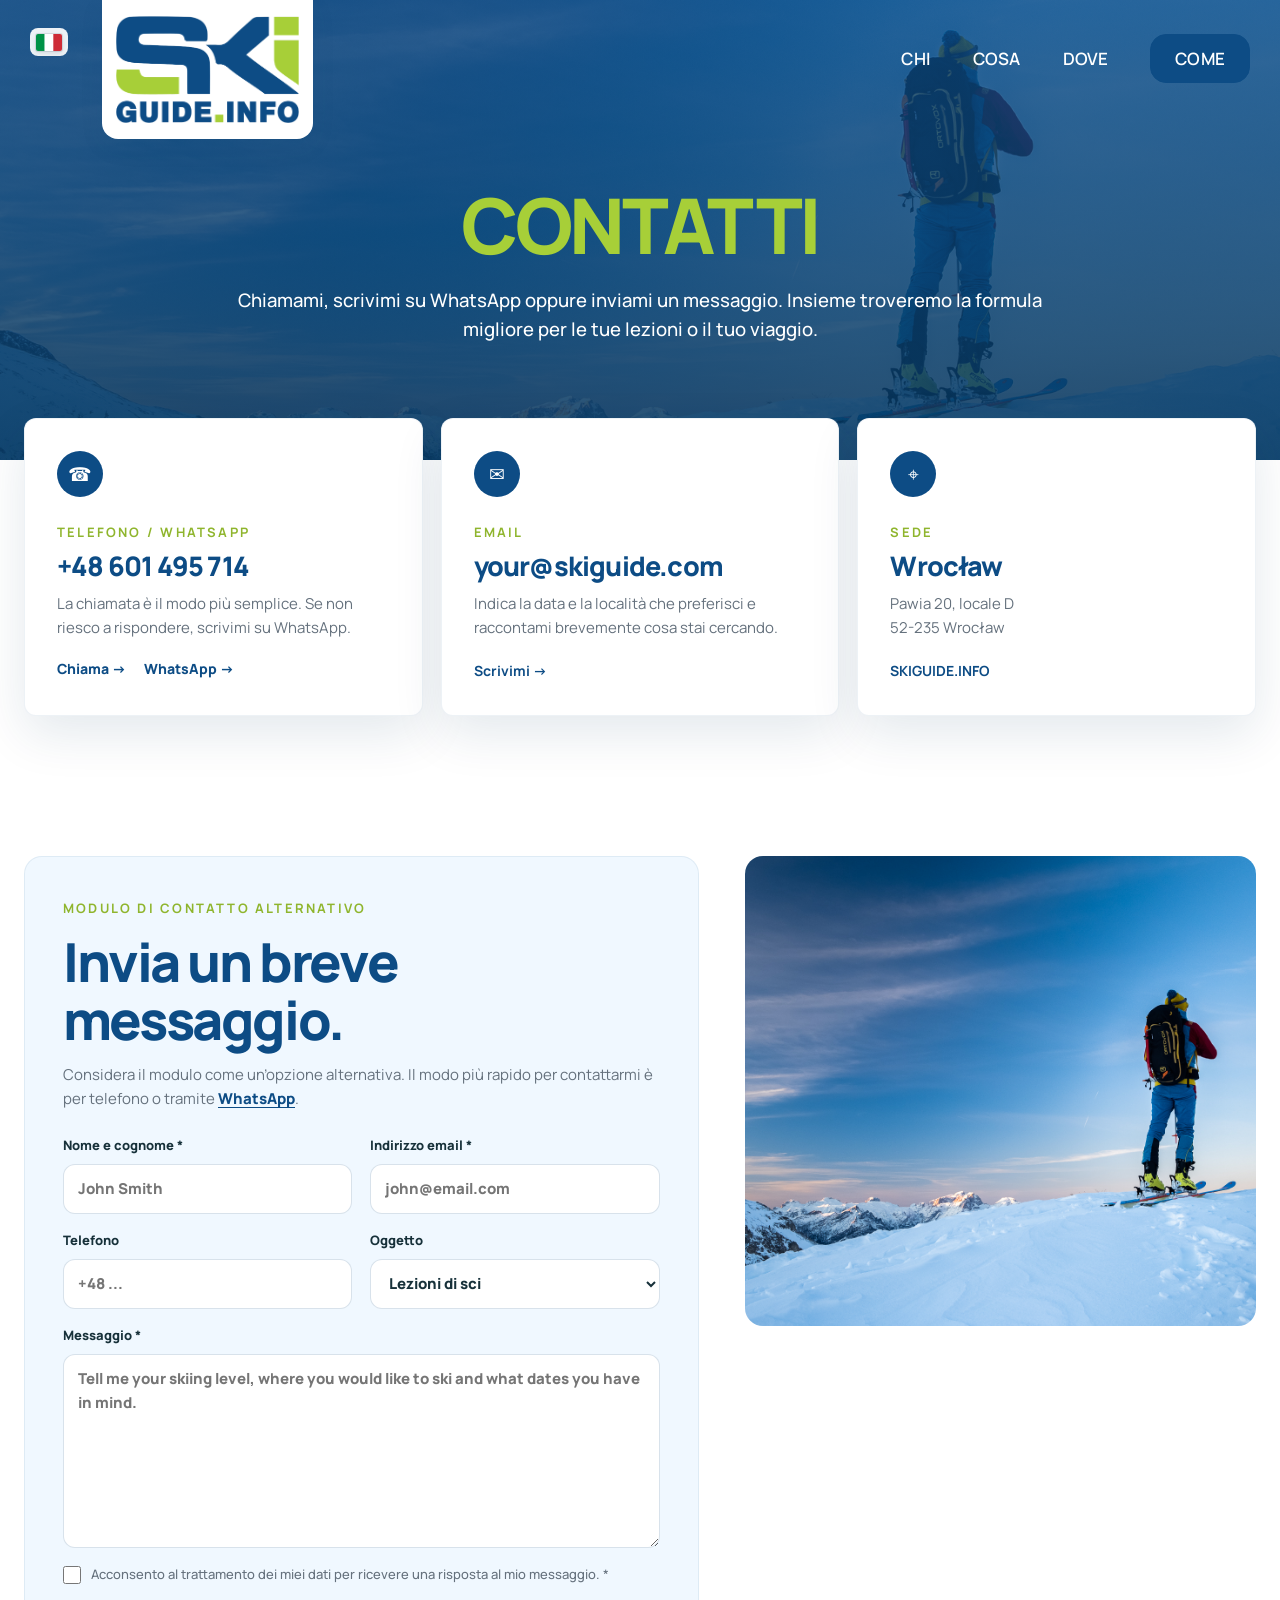
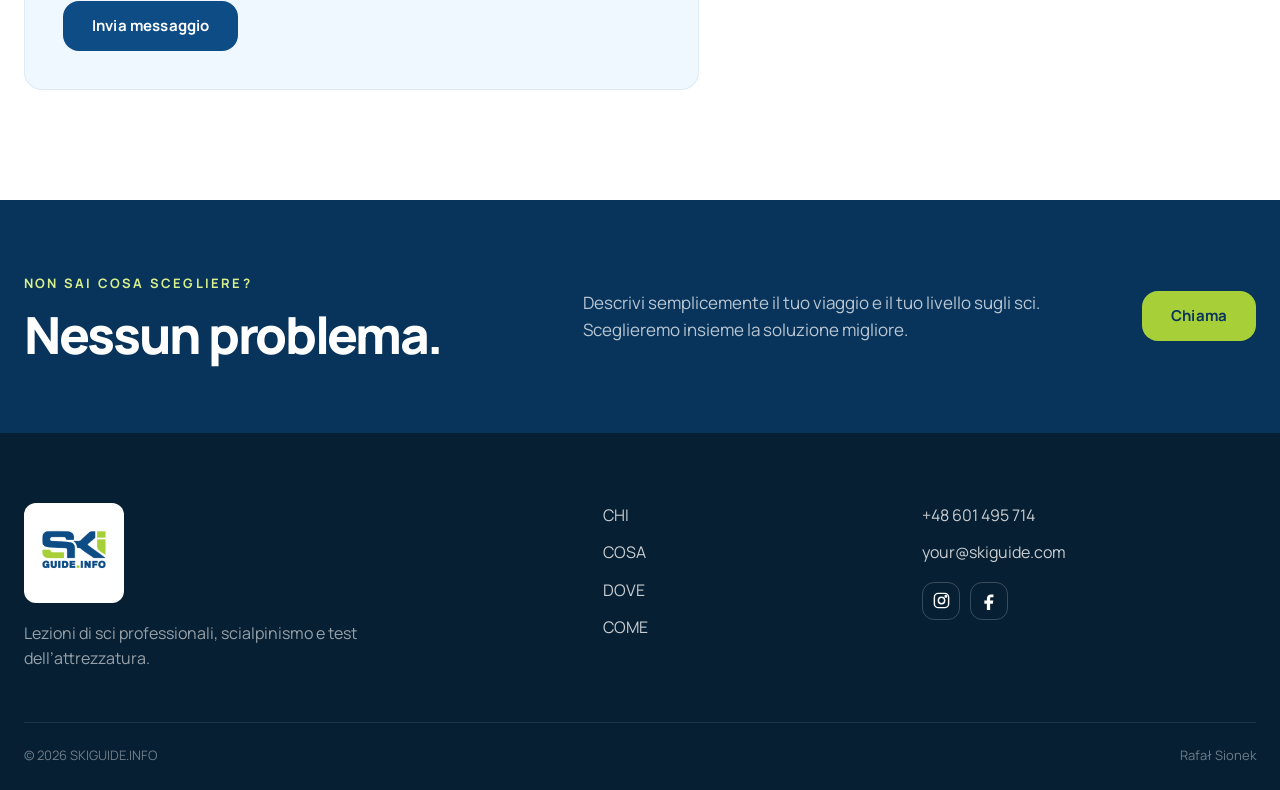
<file: it/pages/contact.html>
<!DOCTYPE html>

<html lang="it">
<head>
<meta charset="utf-8"/>
<meta content="width=device-width, initial-scale=1.0" name="viewport"/>
<meta content="Contatta SKIGUIDE.INFO per lezioni di sci, scialpinismo, test dell’attrezzatura o un viaggio su misura." name="description"/>
<title>Contatti | SKIGUIDE.INFO</title>
<link href="../../assets/css/style.css" rel="stylesheet"/>
<link href="../../pages/kontakt.html" hreflang="pl" rel="alternate"/><link href="../../en/pages/contact.html" hreflang="en" rel="alternate"/><link href="contact.html" hreflang="it" rel="alternate"/></head>
<body>
<header class="site-header" id="siteHeader">
<div class="container header-inner">
<div aria-label="Wybór języka / Language / Lingua" class="language-switch language-flags"><button aria-expanded="false" aria-label="Zmień język. Aktualny: Italiano" class="language-current" type="button"><img alt="" aria-hidden="true" class="language-flag-img" src="../../assets/icons/flags/it.svg"></button><div class="language-options"><a aria-label="Polski" class="language-option" href="../../pages/kontakt.html" title="Polski"><img alt="" aria-hidden="true" class="language-flag-img" src="../../assets/icons/flags/pl.svg"></a><a aria-label="English" class="language-option" href="../../en/pages/contact.html" title="English"><img alt="" aria-hidden="true" class="language-flag-img" src="../../assets/icons/flags/gb.svg"></a></div></div><a aria-label="SKIGUIDE.INFO – home page" class="logo-box" href="../index.html">
<img alt="SKIGUIDE.INFO" src="../../assets/images/logo/header-logo.png"/>
</a>
<div class="header-actions"><nav aria-label="Main navigation" class="main-nav" id="mainNav">
<a href="about.html">CHI</a>
<a href="offer.html">COSA</a>
<a href="locations.html">DOVE</a>
<a class="nav-contact is-current" href="contact.html">COME</a>
</nav><button aria-controls="mainNav" aria-expanded="false" aria-label="Open menu" class="menu-toggle" id="menuToggle" type="button">
<span></span><span></span><span></span>
</button></div></div>
</header>
<main>
<section class="subpage-hero contact-hero simple-subpage-hero">
<div class="subpage-hero-overlay"></div>
<div class="container subpage-hero-inner">
<div class="subpage-hero-copy simple-hero-copy reveal">
<h1>CONTATTI</h1>
<p>Chiamami, scrivimi su WhatsApp oppure inviami un messaggio. Insieme troveremo la formula migliore per le tue lezioni o il tuo viaggio.</p>
</div>
</div>
</section>
<section class="contact-cards-section">
<div class="container contact-cards-grid">
<div class="contact-info-card reveal">
<span aria-hidden="true" class="contact-icon">☎</span>
<span class="eyebrow">Telefono / WhatsApp</span>
<h2><a href="tel:+48601495714">+48 601 495 714</a></h2>
<p>La chiamata è il modo più semplice. Se non riesco a rispondere, scrivimi su WhatsApp.</p>
<div class="contact-card-actions">
<a href="tel:+48601495714">Chiama →</a>
<a href="https://wa.me/48601495714" rel="noopener noreferrer" target="_blank">WhatsApp →</a>
</div>
</div>
<a class="contact-info-card reveal" href="mailto:your@skiguide.com">
<span aria-hidden="true" class="contact-icon">✉</span>
<span class="eyebrow">Email</span>
<h2>your@skiguide.com</h2>
<p>Indica la data e la località che preferisci e raccontami brevemente cosa stai cercando.</p>
<b>Scrivimi →</b>
</a>
<div class="contact-info-card reveal">
<span aria-hidden="true" class="contact-icon">⌖</span>
<span class="eyebrow">Sede</span>
<h2>Wrocław</h2>
<p>Pawia 20, locale D<br/>52-235 Wrocław</p>
<b>SKIGUIDE.INFO</b>
</div>
</div>
</section>
<section class="section contact-main-section">
<div class="container contact-main-grid">
<div class="contact-form-wrap reveal">
<span class="eyebrow">Modulo di contatto alternativo</span>
<h2>Invia un breve messaggio.</h2>
<p class="contact-form-intro">Considera il modulo come un’opzione alternativa. Il modo più rapido per contattarmi è per telefono o tramite <a href="https://wa.me/48601495714" rel="noopener noreferrer" target="_blank">WhatsApp</a>.</p>
<form action="#" class="contact-form" method="post" onsubmit="return false;">
<div class="form-row">
<label>Nome e cognome *
                                <input autocomplete="name" name="name" placeholder="John Smith" required="" type="text"/>
</label>
<label>Indirizzo email *
                                <input autocomplete="email" name="email" placeholder="john@email.com" required="" type="email"/>
</label>
</div>
<div class="form-row">
<label>Telefono
                                <input autocomplete="tel" name="phone" placeholder="+48 ..." type="tel"/>
</label>
<label>Oggetto
                                <select name="subject">
<option>Lezioni di sci</option>
<option>Test dell’attrezzatura</option>
<option>Sci di fondo</option>
<option>Scialpinismo</option>
<option>Altro</option>
</select>
</label>
</div>
<label>Messaggio *
                            <textarea name="message" placeholder="Tell me your skiing level, where you would like to ski and what dates you have in mind." required="" rows="7"></textarea>
</label>
<label class="form-consent">
<input required="" type="checkbox"/>
<span>Acconsento al trattamento dei miei dati per ricevere una risposta al mio messaggio. *</span>
</label>
<button class="button button-primary" type="submit">Invia messaggio</button>
</form>
</div>
<aside class="contact-side reveal">
<div class="contact-side-image">
<img alt="Skier in the mountains" src="../../assets/images/hero/hero-main.jpg"/>
</div>
</aside>
</div>
</section>
<section class="contact-bottom-section">
<div class="container contact-bottom-inner reveal">
<div>
<span class="eyebrow eyebrow-light">Non sai cosa scegliere?</span>
<h2>Nessun problema.</h2>
</div>
<p>Descrivi semplicemente il tuo viaggio e il tuo livello sugli sci. Sceglieremo insieme la soluzione migliore.</p>
<a class="button button-secondary" href="tel:+48601495714">Chiama</a>
</div>
</section>
</main>
<footer class="site-footer">
<div class="container footer-grid">
<div class="footer-brand">
<img alt="SKIGUIDE.INFO" src="../../assets/images/logo/logo.png"/>
<p>Lezioni di sci professionali, scialpinismo e test dell’attrezzatura.</p>
</div>
<nav aria-label="Footer navigation" class="footer-nav">
<a href="about.html">CHI</a>
<a href="offer.html">COSA</a>
<a href="locations.html">DOVE</a>
<a href="contact.html">COME</a>
</nav>
<div class="footer-contact">
<a href="tel:+48601495714">+48 601 495 714</a>
<a href="mailto:your@skiguide.com">your@skiguide.com</a>
<div aria-label="Rafał Sionek's social media" class="footer-socials">
<a aria-label="Rafał Sionek's Instagram" class="social-link" href="https://www.instagram.com/rafal.sionek/" rel="noopener noreferrer" target="_blank" title="Rafał Sionek's Instagram"><svg aria-hidden="true" viewbox="0 0 24 24"><rect height="18" rx="5" width="18" x="3" y="3"></rect><circle cx="12" cy="12" r="4"></circle><circle cx="17.5" cy="6.5" r="1"></circle></svg></a>
<a aria-label="Rafał Sionek's Facebook" class="social-link" href="https://www.facebook.com/profile.php?id=100074277804576" rel="noopener noreferrer" target="_blank" title="Rafał Sionek's Facebook"><svg aria-hidden="true" viewbox="0 0 24 24"><path d="M14 8h3V4.5c-.6-.1-1.8-.2-3.1-.2-3.1 0-5.2 1.9-5.2 5.4V12H5.5v4h3.2v8h4.1v-8h3.4l.6-4h-4V10c0-1.2.3-2 1.2-2z"></path></svg></a>
</div>
</div>
</div>
<div class="container footer-bottom">
<span>© <span id="currentYear"></span> SKIGUIDE.INFO</span>
<span>Rafał Sionek</span>
</div>
</footer>
<script src="../../assets/js/script.js"></script>
</body>
</html>
</file>
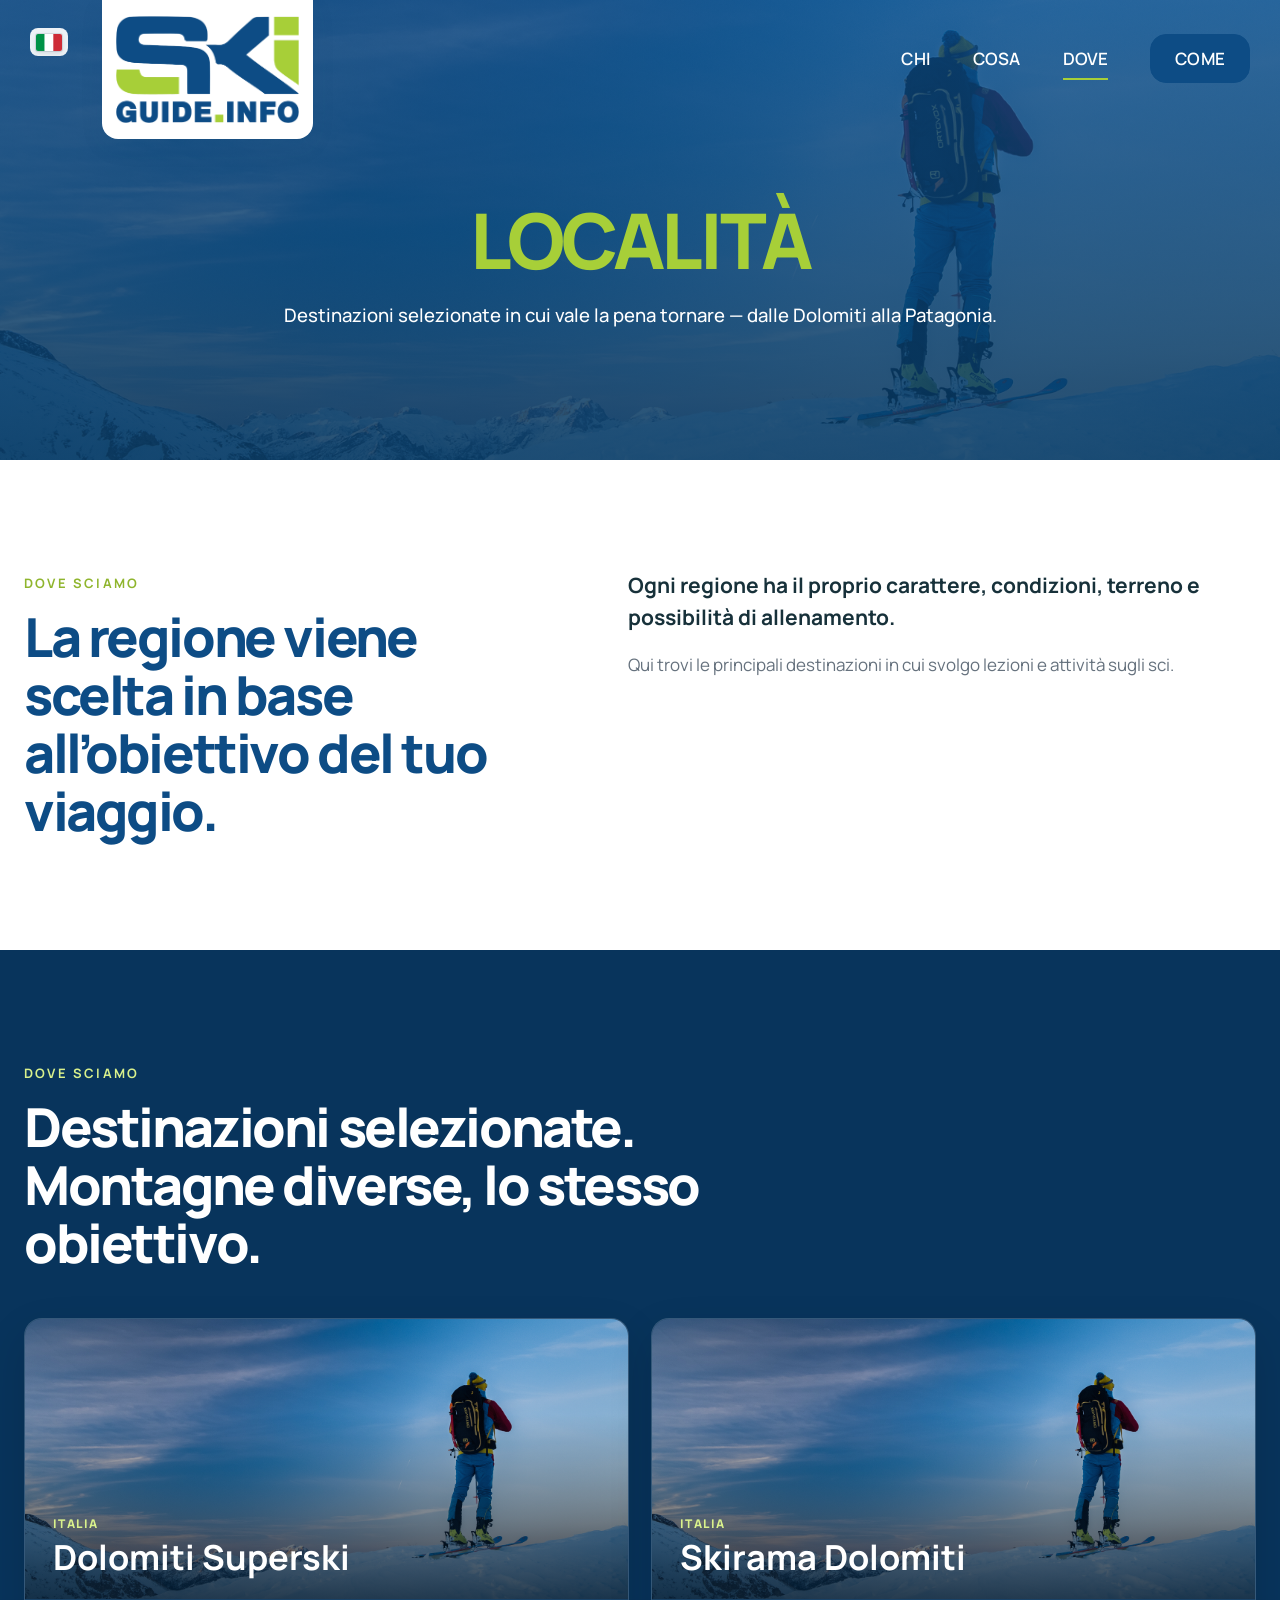
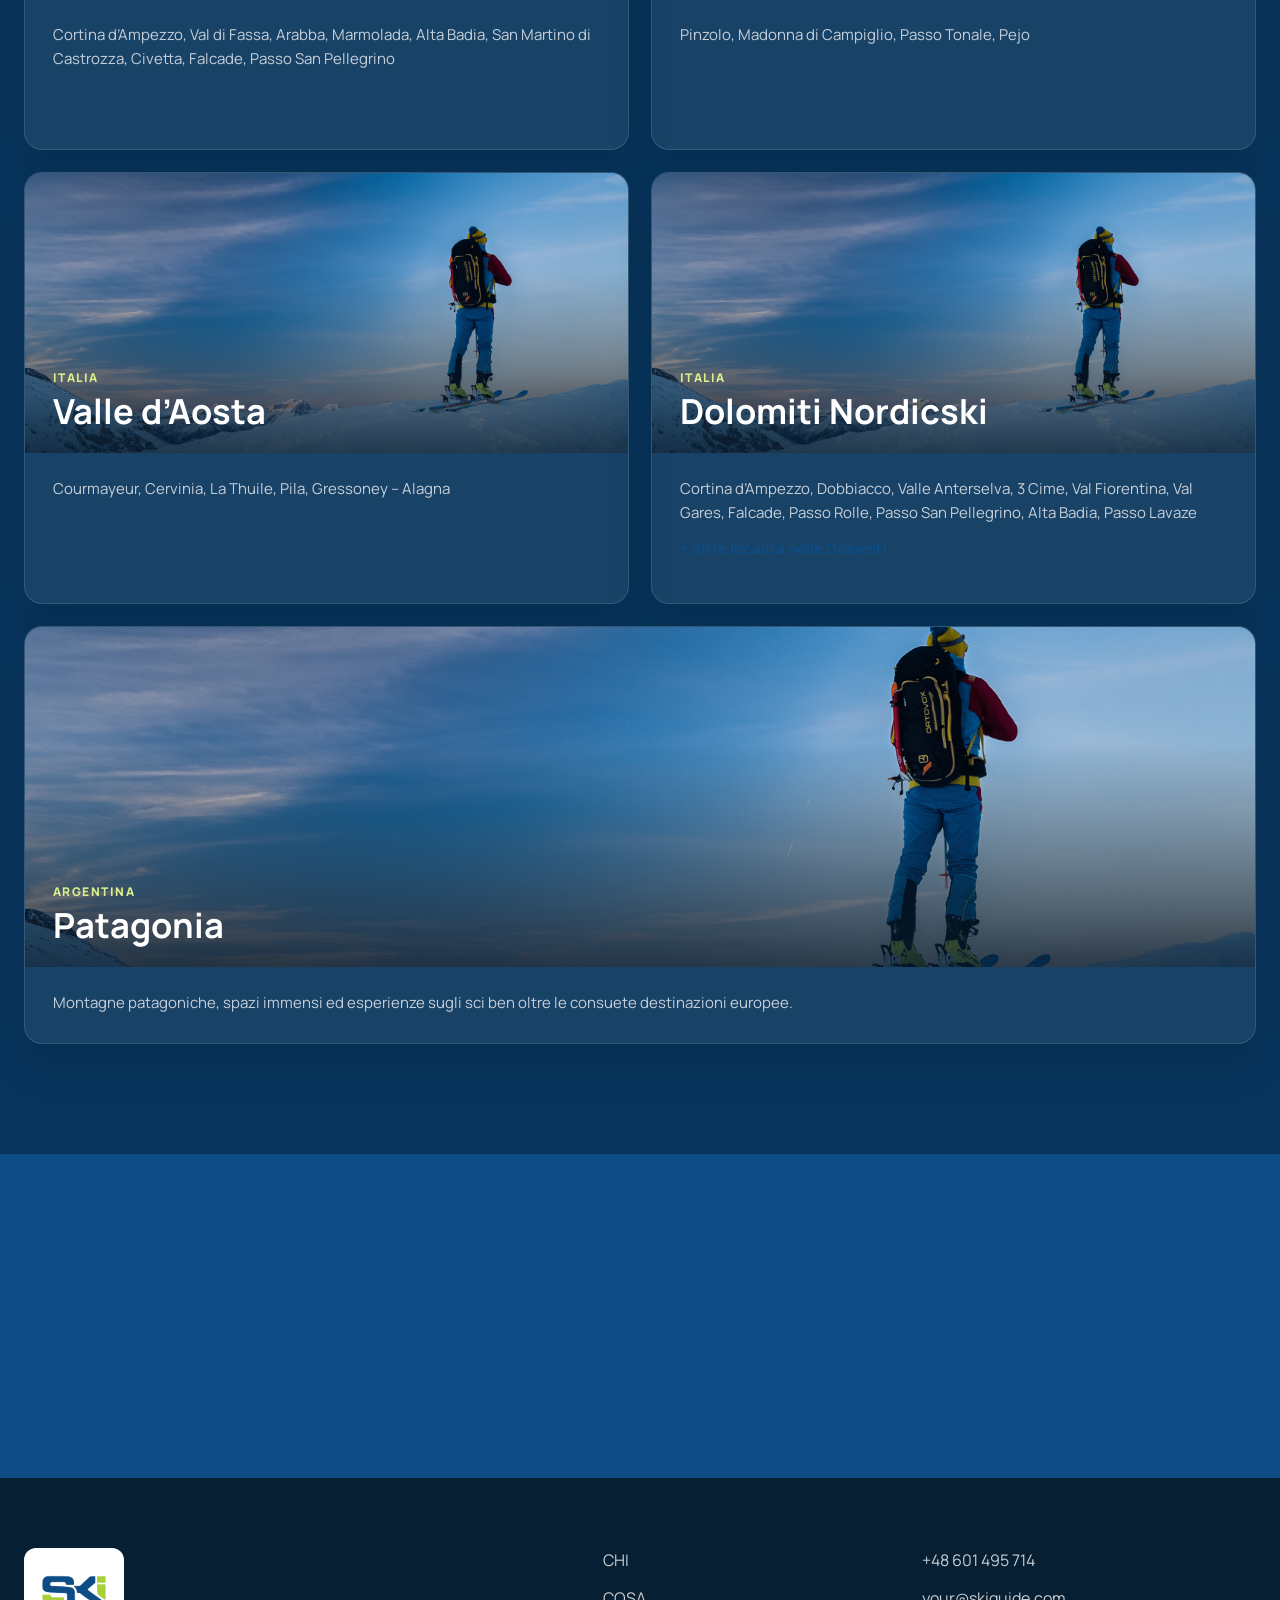
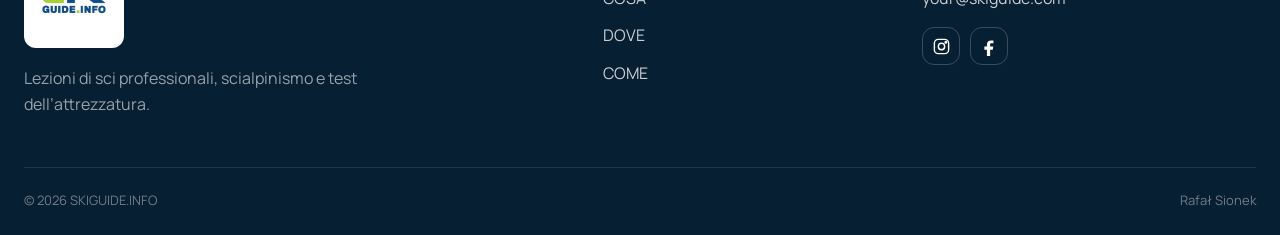
<file: it/pages/locations.html>
<!DOCTYPE html>

<html lang="it">
<head>
<meta charset="utf-8"/>
<meta content="width=device-width, initial-scale=1.0" name="viewport"/>
<meta content="SKIGUIDE.INFO locations – Dolomiti Superski, Skirama Dolomiti, Aosta Valley, Dolomiti Nordicski and Patagonia." name="description"/>
<title>Località | SKIGUIDE.INFO</title>
<link href="../../assets/css/style.css" rel="stylesheet"/>
<link href="../../pages/lokalizacje.html" hreflang="pl" rel="alternate"/><link href="../../en/pages/locations.html" hreflang="en" rel="alternate"/><link href="locations.html" hreflang="it" rel="alternate"/></head>
<body>
<header class="site-header" id="siteHeader">
<div class="container header-inner">
<div aria-label="Wybór języka / Language / Lingua" class="language-switch language-flags"><button aria-expanded="false" aria-label="Zmień język. Aktualny: Italiano" class="language-current" type="button"><img alt="" aria-hidden="true" class="language-flag-img" src="../../assets/icons/flags/it.svg"></button><div class="language-options"><a aria-label="Polski" class="language-option" href="../../pages/lokalizacje.html" title="Polski"><img alt="" aria-hidden="true" class="language-flag-img" src="../../assets/icons/flags/pl.svg"></a><a aria-label="English" class="language-option" href="../../en/pages/locations.html" title="English"><img alt="" aria-hidden="true" class="language-flag-img" src="../../assets/icons/flags/gb.svg"></a></div></div><a aria-label="SKIGUIDE.INFO – home page" class="logo-box" href="../index.html">
<img alt="SKIGUIDE.INFO" src="../../assets/images/logo/header-logo.png"/>
</a>
<div class="header-actions"><nav aria-label="Main navigation" class="main-nav" id="mainNav">
<a href="about.html">CHI</a>
<a href="offer.html">COSA</a>
<a class="is-current" href="locations.html">DOVE</a>
<a class="nav-contact" href="contact.html">COME</a>
</nav><button aria-controls="mainNav" aria-expanded="false" aria-label="Open menu" class="menu-toggle" id="menuToggle" type="button">
<span></span><span></span><span></span>
</button></div></div>
</header>
<main>
<section class="subpage-hero locations-hero simple-subpage-hero">
<div class="subpage-hero-overlay"></div>
<div class="container subpage-hero-inner">
<div class="subpage-hero-copy simple-hero-copy reveal">
<h1>LOCALITÀ</h1>
<p>Destinazioni selezionate in cui vale la pena tornare — dalle Dolomiti alla Patagonia.</p>
</div>
</div>
</section>
<section class="section locations-intro-section">
<div class="container locations-intro-grid">
<div class="reveal">
<span class="eyebrow">Dove sciamo</span>
<h2>La regione viene scelta in base all’obiettivo del tuo viaggio.</h2>
</div>
<div class="locations-intro-copy reveal">
<p class="locations-intro-lead">Ogni regione ha il proprio carattere, condizioni, terreno e possibilità di allenamento.</p>
<p>Qui trovi le principali destinazioni in cui svolgo lezioni e attività sugli sci.</p>
</div>
</div>
</section>
<section class="section locations-showcase-section">
<div class="container">
<div class="locations-showcase-heading reveal">
<span class="eyebrow eyebrow-light">Dove sciamo</span>
<h2>Destinazioni selezionate. Montagne diverse, lo stesso obiettivo.</h2>
</div>
<div class="locations-showcase-grid">
<article class="location-showcase-card reveal">
<div class="location-showcase-image location-photo-carousel" data-location-carousel="">
<img alt="Dolomiti Superski" class="is-active" src="../../assets/images/lokalizacje/dolomiti-superski.jpg"/>
<img alt="The Dolomites" src="../../assets/images/lokalizacje/dolomites.jpg"/>
<img alt="Alpine winter landscape" src="../../assets/images/lokalizacje/austria.jpg"/>
<div class="location-overlay"></div>
<div class="location-showcase-title"><span>Italia</span><h3>Dolomiti Superski</h3></div>
</div>
<div class="location-showcase-body">
<p>Cortina d’Ampezzo, Val di Fassa, Arabba, Marmolada, Alta Badia, San Martino di Castrozza, Civetta, Falcade, Passo San Pellegrino</p>
</div>
</article>
<article class="location-showcase-card reveal">
<div class="location-showcase-image location-photo-carousel" data-location-carousel="">
<img alt="Skirama Dolomiti" class="is-active" src="../../assets/images/lokalizacje/skirama-dolomiti.jpg"/>
<img alt="The Dolomites in winter" src="../../assets/images/lokalizacje/dolomites.jpg"/>
<img alt="Mountains in winter" src="../../assets/images/lokalizacje/france.jpg"/>
<div class="location-overlay"></div>
<div class="location-showcase-title"><span>Italia</span><h3>Skirama Dolomiti</h3></div>
</div>
<div class="location-showcase-body">
<p>Pinzolo, Madonna di Campiglio, Passo Tonale, Pejo</p>
</div>
</article>
<article class="location-showcase-card reveal">
<div class="location-showcase-image location-photo-carousel" data-location-carousel="">
<img alt="Aosta Valley" class="is-active" src="../../assets/images/lokalizacje/dolina-aosty.jpg"/>
<img alt="The Alps in winter" src="../../assets/images/lokalizacje/france.jpg"/>
<img alt="Mountains and snow" src="../../assets/images/lokalizacje/austria.jpg"/>
<div class="location-overlay"></div>
<div class="location-showcase-title"><span>Italia</span><h3>Valle d’Aosta</h3></div>
</div>
<div class="location-showcase-body">
<p>Courmayeur, Cervinia, La Thuile, Pila, Gressoney – Alagna</p>
</div>
</article>
<article class="location-showcase-card reveal">
<div class="location-showcase-image location-photo-carousel" data-location-carousel="">
<img alt="Dolomiti Nordicski" class="is-active" src="../../assets/images/lokalizacje/dolomiti-nordicski.jpg"/>
<img alt="The Dolomites in winter" src="../../assets/images/lokalizacje/dolomites.jpg"/>
<img alt="Winter Dolomites" src="../../assets/images/lokalizacje/dolomiti-superski.jpg"/>
<div class="location-overlay"></div>
<div class="location-showcase-title"><span>Italia</span><h3>Dolomiti Nordicski</h3></div>
</div>
<div class="location-showcase-body">
<p>Cortina d’Ampezzo, Dobbiacco, Valle Anterselva, 3 Cime, Val Fiorentina, Val Gares, Falcade, Passo Rolle, Passo San Pellegrino, Alta Badia, Passo Lavaze</p>
<p class="location-note">+ altre località nelle Dolomiti</p>
</div>
</article>
<article class="location-showcase-card location-showcase-card-wide reveal">
<div class="location-showcase-image location-photo-carousel" data-location-carousel="">
<img alt="Mountain ski landscape — placeholder image for Patagonia" class="is-active" src="../../assets/images/hero/hero-main.jpg"/>
<img alt="Winter mountain landscape — placeholder image" src="../../assets/images/lokalizacje/france.jpg"/>
<img alt="Winter mountains — placeholder image" src="../../assets/images/lokalizacje/austria.jpg"/>
<div class="location-overlay"></div>
<div class="location-showcase-title"><span>Argentina</span><h3>Patagonia</h3></div>
</div>
<div class="location-showcase-body">
<p>Montagne patagoniche, spazi immensi ed esperienze sugli sci ben oltre le consuete destinazioni europee.</p>
</div>
</article>
</div>
</div>
</section>
<section class="cta-section">
<div class="container cta-inner reveal">
<div>
<span class="eyebrow eyebrow-light">Non sai quale regione scegliere?</span>
<h2>Sceglieremo la destinazione in base al tuo livello e al tuo programma.</h2>
<p>Dimmi cosa cerchi: lezioni, un certo tipo di terreno, condizioni della neve o uno stile di sci specifico.</p>
</div>
<a class="button button-secondary" href="contact.html">Chiedi informazioni</a>
</div>
</section>
</main>
<footer class="site-footer">
<div class="container footer-grid">
<div class="footer-brand">
<img alt="SKIGUIDE.INFO" src="../../assets/images/logo/logo.png"/>
<p>Lezioni di sci professionali, scialpinismo e test dell’attrezzatura.</p>
</div>
<nav aria-label="Footer navigation" class="footer-nav">
<a href="about.html">CHI</a>
<a href="offer.html">COSA</a>
<a href="locations.html">DOVE</a>
<a href="contact.html">COME</a>
</nav>
<div class="footer-contact">
<a href="tel:+48601495714">+48 601 495 714</a>
<a href="mailto:your@skiguide.com">your@skiguide.com</a>
<div aria-label="Rafał Sionek's social media" class="footer-socials">
<a aria-label="Rafał Sionek's Instagram" class="social-link" href="https://www.instagram.com/rafal.sionek/" rel="noopener noreferrer" target="_blank" title="Rafał Sionek's Instagram"><svg aria-hidden="true" viewbox="0 0 24 24"><rect height="18" rx="5" width="18" x="3" y="3"></rect><circle cx="12" cy="12" r="4"></circle><circle cx="17.5" cy="6.5" r="1"></circle></svg></a>
<a aria-label="Rafał Sionek's Facebook" class="social-link" href="https://www.facebook.com/profile.php?id=100074277804576" rel="noopener noreferrer" target="_blank" title="Rafał Sionek's Facebook"><svg aria-hidden="true" viewbox="0 0 24 24"><path d="M14 8h3V4.5c-.6-.1-1.8-.2-3.1-.2-3.1 0-5.2 1.9-5.2 5.4V12H5.5v4h3.2v8h4.1v-8h3.4l.6-4h-4V10c0-1.2.3-2 1.2-2z"></path></svg></a>
</div>
</div>
</div>
<div class="container footer-bottom">
<span>© <span id="currentYear"></span> SKIGUIDE.INFO</span>
<span>Rafał Sionek</span>
</div>
</footer>
<script src="../../assets/js/script.js"></script>
</body>
</html>
</file>
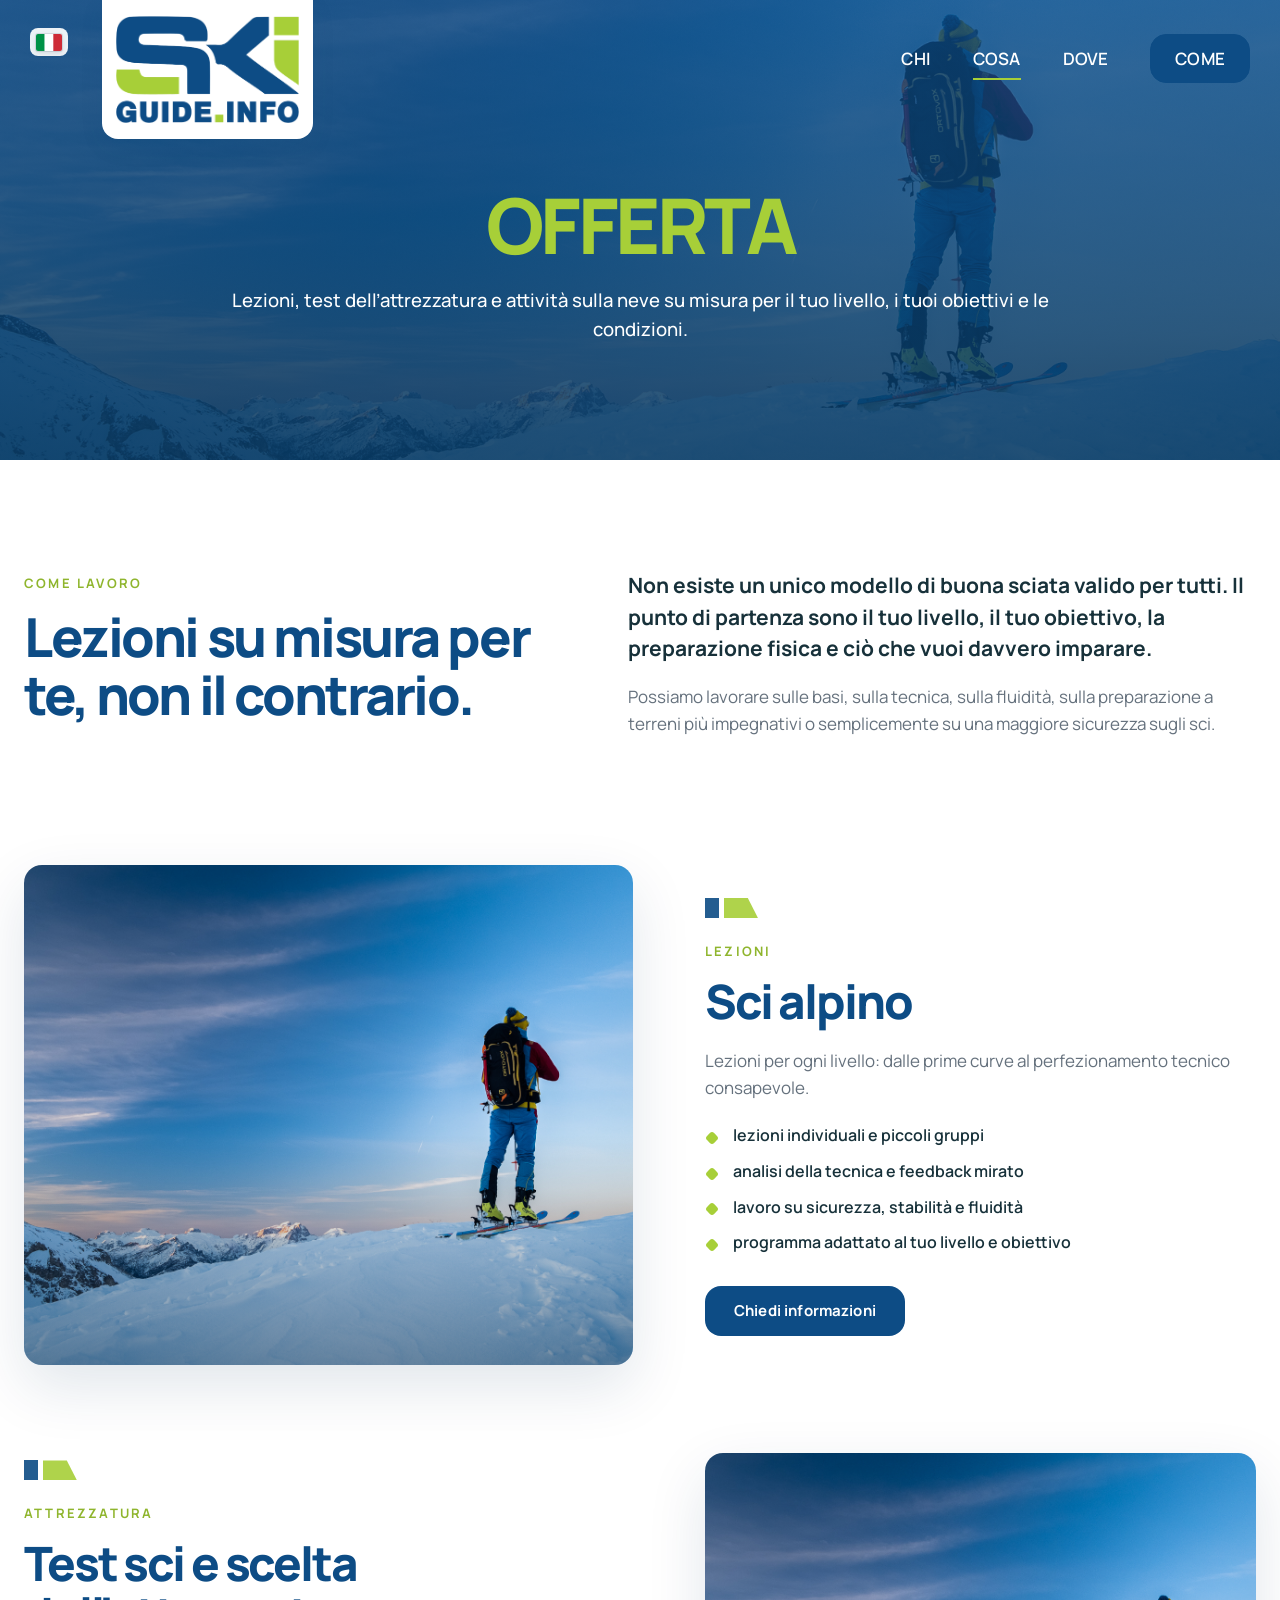
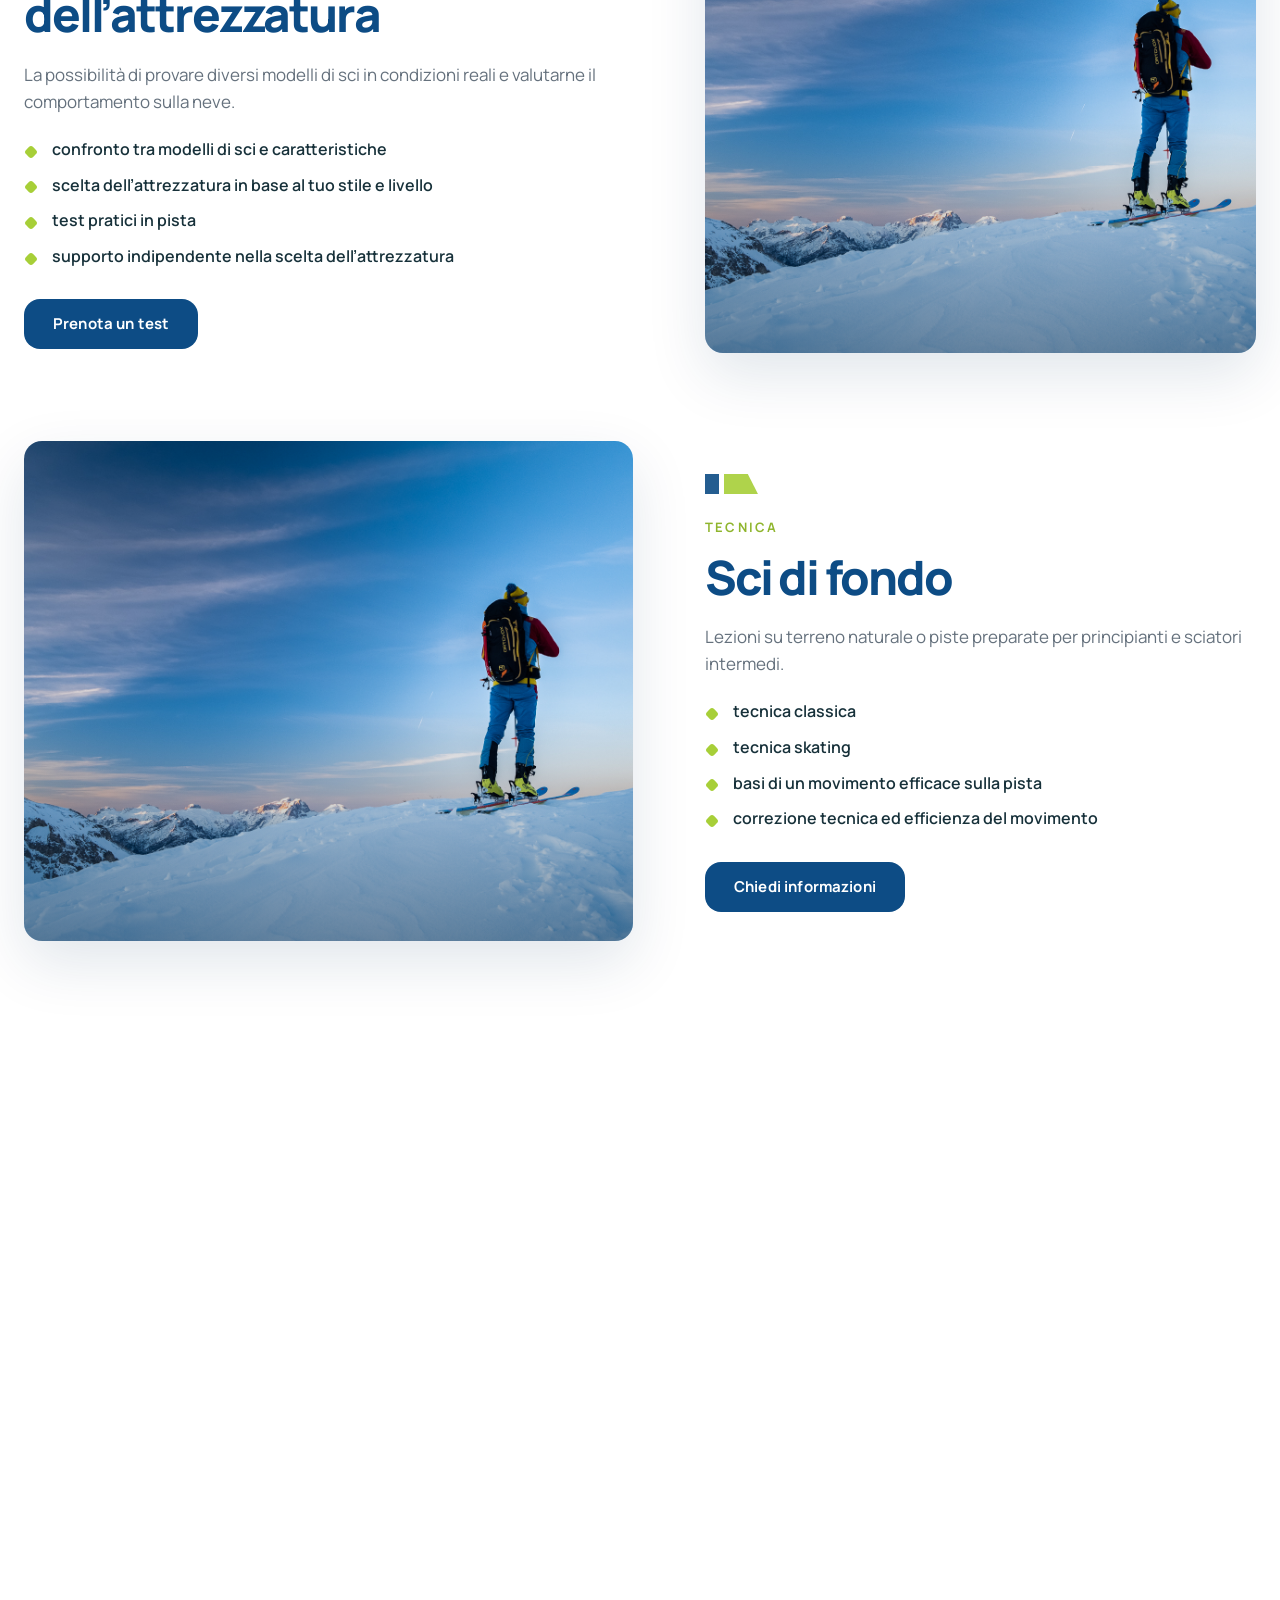
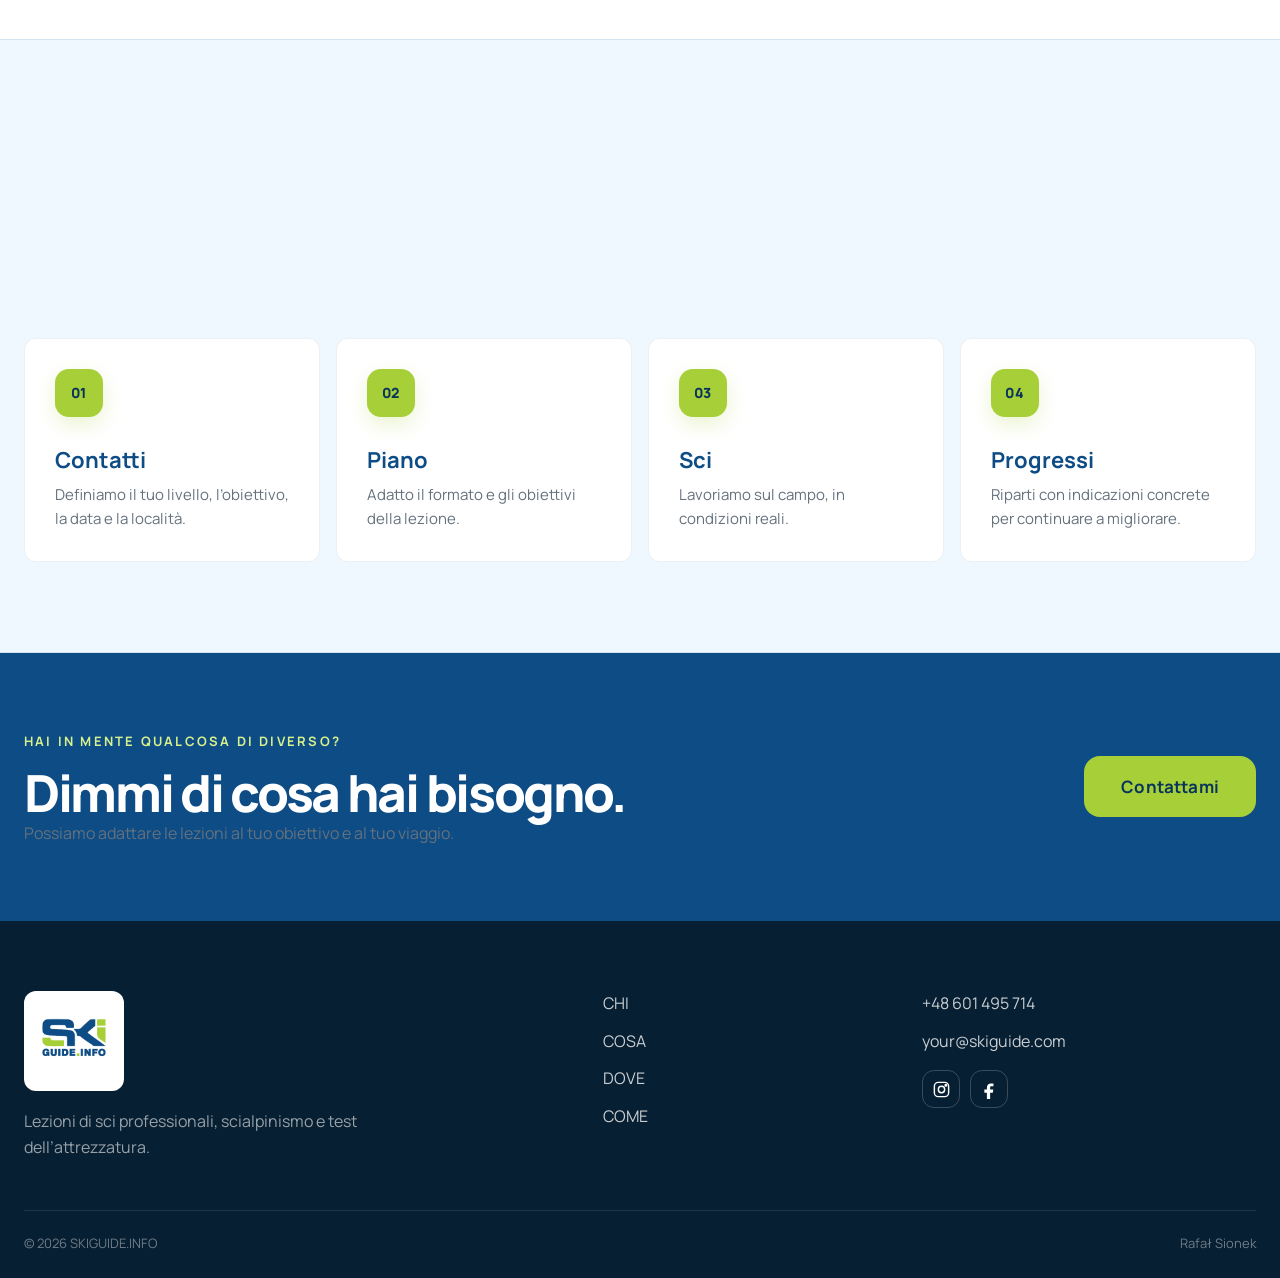
<file: it/pages/offer.html>
<!DOCTYPE html>

<html lang="it">
<head>
<meta charset="utf-8"/>
<meta content="width=device-width, initial-scale=1.0" name="viewport"/>
<meta content="SKIGUIDE.INFO offer – ski coaching, equipment testing, cross-country skiing, ski touring and individual sessions with Rafał Sionek." name="description"/>
<title>Offerta | SKIGUIDE.INFO</title>
<link href="../../assets/css/style.css" rel="stylesheet"/>
<link href="../../pages/oferta.html" hreflang="pl" rel="alternate"/><link href="../../en/pages/offer.html" hreflang="en" rel="alternate"/><link href="offer.html" hreflang="it" rel="alternate"/></head>
<body>
<header class="site-header" id="siteHeader">
<div class="container header-inner">
<div aria-label="Wybór języka / Language / Lingua" class="language-switch language-flags"><button aria-expanded="false" aria-label="Zmień język. Aktualny: Italiano" class="language-current" type="button"><img alt="" aria-hidden="true" class="language-flag-img" src="../../assets/icons/flags/it.svg"></button><div class="language-options"><a aria-label="Polski" class="language-option" href="../../pages/oferta.html" title="Polski"><img alt="" aria-hidden="true" class="language-flag-img" src="../../assets/icons/flags/pl.svg"></a><a aria-label="English" class="language-option" href="../../en/pages/offer.html" title="English"><img alt="" aria-hidden="true" class="language-flag-img" src="../../assets/icons/flags/gb.svg"></a></div></div><a aria-label="SKIGUIDE.INFO – home page" class="logo-box" href="../index.html">
<img alt="SKIGUIDE.INFO" src="../../assets/images/logo/header-logo.png"/>
</a>
<div class="header-actions"><nav aria-label="Main navigation" class="main-nav" id="mainNav">
<a href="about.html">CHI</a>
<a class="is-current" href="offer.html">COSA</a>
<a href="locations.html">DOVE</a>
<a class="nav-contact" href="contact.html">COME</a>
</nav><button aria-controls="mainNav" aria-expanded="false" aria-label="Open menu" class="menu-toggle" id="menuToggle" type="button">
<span></span><span></span><span></span>
</button></div></div>
</header>
<main>
<section class="subpage-hero offer-hero simple-subpage-hero">
<div class="subpage-hero-overlay"></div>
<div class="container subpage-hero-inner">
<div class="subpage-hero-copy simple-hero-copy reveal">
<h1>OFFERTA</h1>
<p>Lezioni, test dell’attrezzatura e attività sulla neve su misura per il tuo livello, i tuoi obiettivi e le condizioni.</p>
</div>
</div>
</section>
<section class="section offer-intro-section">
<div class="container offer-intro-grid">
<div class="offer-intro-copy reveal">
<span class="eyebrow">Come lavoro</span>
<h2>Lezioni su misura per te, non il contrario.</h2>
</div>
<div class="offer-intro-text reveal">
<p class="offer-intro-lead">Non esiste un unico modello di buona sciata valido per tutti. Il punto di partenza sono il tuo livello, il tuo obiettivo, la preparazione fisica e ciò che vuoi davvero imparare.</p>
<p>Possiamo lavorare sulle basi, sulla tecnica, sulla fluidità, sulla preparazione a terreni più impegnativi o semplicemente su una maggiore sicurezza sugli sci.</p>
</div>
</div>
</section>
<section class="section offer-detail-section">
<div class="container offer-detail-list">
<article class="offer-detail-card reveal">
<div class="offer-detail-image">
<img alt="Alpine ski coaching" src="../../assets/images/oferta/alpine.jpg"/>
</div>
<div class="offer-detail-copy">
<div aria-hidden="true" class="brand-mark"><i></i><b></b></div>
<span class="eyebrow">Lezioni</span>
<h2>Sci alpino</h2>
<p>Lezioni per ogni livello: dalle prime curve al perfezionamento tecnico consapevole.</p>
<ul class="offer-feature-list">
<li>lezioni individuali e piccoli gruppi</li>
<li>analisi della tecnica e feedback mirato</li>
<li>lavoro su sicurezza, stabilità e fluidità</li>
<li>programma adattato al tuo livello e obiettivo</li>
</ul>
<a class="button button-primary" href="contact.html">Chiedi informazioni</a>
</div>
</article>
<article class="offer-detail-card offer-detail-card-reverse reveal">
<div class="offer-detail-image">
<img alt="Ski testing in the mountains" src="../../assets/images/oferta/tests.jpg"/>
</div>
<div class="offer-detail-copy">
<div aria-hidden="true" class="brand-mark"><i></i><b></b></div>
<span class="eyebrow">Attrezzatura</span>
<h2>Test sci e scelta dell’attrezzatura</h2>
<p>La possibilità di provare diversi modelli di sci in condizioni reali e valutarne il comportamento sulla neve.</p>
<ul class="offer-feature-list">
<li>confronto tra modelli di sci e caratteristiche</li>
<li>scelta dell’attrezzatura in base al tuo stile e livello</li>
<li>test pratici in pista</li>
<li>supporto indipendente nella scelta dell’attrezzatura</li>
</ul>
<a class="button button-primary" href="contact.html">Prenota un test</a>
</div>
</article>
<article class="offer-detail-card reveal">
<div class="offer-detail-image">
<img alt="Cross-country skiing" src="../../assets/images/oferta/cross-country.jpg"/>
</div>
<div class="offer-detail-copy">
<div aria-hidden="true" class="brand-mark"><i></i><b></b></div>
<span class="eyebrow">Tecnica</span>
<h2>Sci di fondo</h2>
<p>Lezioni su terreno naturale o piste preparate per principianti e sciatori intermedi.</p>
<ul class="offer-feature-list">
<li>tecnica classica</li>
<li>tecnica skating</li>
<li>basi di un movimento efficace sulla pista</li>
<li>correzione tecnica ed efficienza del movimento</li>
</ul>
<a class="button button-primary" href="contact.html">Chiedi informazioni</a>
</div>
</article>
<article class="offer-detail-card offer-detail-card-reverse reveal">
<div class="offer-detail-image">
<img alt="Ski touring in the mountains" src="../../assets/images/hero/hero-main.jpg"/>
</div>
<div class="offer-detail-copy">
<div aria-hidden="true" class="brand-mark"><i></i><b></b></div>
<span class="eyebrow">Montagna</span>
<h2>Scialpinismo</h2>
<p>Escursioni e formazione per chi vuole sviluppare le proprie capacità oltre le piste battute e scoprire la montagna da una prospettiva diversa.</p>
<ul class="offer-feature-list">
<li>scelta dell’itinerario in base alle condizioni e all’esperienza</li>
<li>tecnica di salita e discesa</li>
<li>organizzazione dell’attrezzatura e preparazione dell’uscita</li>
<li>attenzione a un movimento consapevole e sicuro in montagna</li>
</ul>
<a class="button button-primary" href="contact.html">Pianifichiamo un’uscita</a>
</div>
</article>
</div>
</section>
<section class="offer-process-section">
<div class="container">
<div class="section-heading reveal">
<span class="eyebrow">Come funziona</span>
<h2>Semplice. Mirato. Nessun programma standard.</h2>
</div>
<div class="offer-process-grid">
<article class="process-card reveal"><span>01</span><h3>Contatti</h3><p>Definiamo il tuo livello, l’obiettivo, la data e la località.</p></article>
<article class="process-card reveal"><span>02</span><h3>Piano</h3><p>Adatto il formato e gli obiettivi della lezione.</p></article>
<article class="process-card reveal"><span>03</span><h3>Sci</h3><p>Lavoriamo sul campo, in condizioni reali.</p></article>
<article class="process-card reveal"><span>04</span><h3>Progressi</h3><p>Riparti con indicazioni concrete per continuare a migliorare.</p></article>
</div>
</div>
</section>
<section class="cta-section">
<div class="container cta-inner reveal">
<div>
<span class="eyebrow eyebrow-light">Hai in mente qualcosa di diverso?</span>
<h2>Dimmi di cosa hai bisogno.</h2>
<p>Possiamo adattare le lezioni al tuo obiettivo e al tuo viaggio.</p>
</div>
<a class="button button-secondary" href="contact.html">Contattami</a>
</div>
</section>
</main>
<footer class="site-footer">
<div class="container footer-grid">
<div class="footer-brand">
<img alt="SKIGUIDE.INFO" src="../../assets/images/logo/logo.png"/>
<p>Lezioni di sci professionali, scialpinismo e test dell’attrezzatura.</p>
</div>
<nav aria-label="Footer navigation" class="footer-nav">
<a href="about.html">CHI</a>
<a href="offer.html">COSA</a>
<a href="locations.html">DOVE</a>
<a href="contact.html">COME</a>
</nav>
<div class="footer-contact">
<a href="tel:+48601495714">+48 601 495 714</a>
<a href="mailto:your@skiguide.com">your@skiguide.com</a>
<div aria-label="Rafał Sionek's social media" class="footer-socials">
<a aria-label="Rafał Sionek's Instagram" class="social-link" href="https://www.instagram.com/rafal.sionek/" rel="noopener noreferrer" target="_blank" title="Rafał Sionek's Instagram"><svg aria-hidden="true" viewbox="0 0 24 24"><rect height="18" rx="5" width="18" x="3" y="3"></rect><circle cx="12" cy="12" r="4"></circle><circle cx="17.5" cy="6.5" r="1"></circle></svg></a>
<a aria-label="Rafał Sionek's Facebook" class="social-link" href="https://www.facebook.com/profile.php?id=100074277804576" rel="noopener noreferrer" target="_blank" title="Rafał Sionek's Facebook"><svg aria-hidden="true" viewbox="0 0 24 24"><path d="M14 8h3V4.5c-.6-.1-1.8-.2-3.1-.2-3.1 0-5.2 1.9-5.2 5.4V12H5.5v4h3.2v8h4.1v-8h3.4l.6-4h-4V10c0-1.2.3-2 1.2-2z"></path></svg></a>
</div>
</div>
</div>
<div class="container footer-bottom">
<span>© <span id="currentYear"></span> SKIGUIDE.INFO</span>
<span>Rafał Sionek</span>
</div>
</footer>
<script src="../../assets/js/script.js"></script>
</body>
</html>
</file>
<file: assets/css/style.css>
@import url("https://fonts.googleapis.com/css2?family=Manrope:wght@400;500;600;700;800&display=swap");

/* =========================
   RESET + VARIABLES
========================= */
* { margin: 0; padding: 0; box-sizing: border-box; }
html { scroll-behavior: smooth; }
:root {
    --primary: #0D4C85;
    --primary-dark: #08345c;
    --secondary: #A7CF38;
    --secondary-dark: #8fb52d;
    --background: #FFFFFF;
    --background-light: #F0F8FF;
    --text: #17313a;
    --text-light: #65717d;
    --white: #FFFFFF;
    --border: rgba(13, 76, 133, 0.12);
    --shadow: 0 22px 60px rgba(8, 52, 92, 0.12);
    --radius-lg: 18px;
    --radius-md: 12px;
    --container: 1240px;
}
body {
    font-family: "Manrope", Arial, Helvetica, sans-serif;
    font-weight: 400;
    color: var(--text);
    background: var(--background);
    line-height: 1.6;
    overflow-x: hidden;
}
body.menu-open { overflow: hidden; }
img { display: block; max-width: 100%; }
a { color: inherit; text-decoration: none; }
button { font: inherit; }
.container { width: min(var(--container), calc(100% - 48px)); margin-inline: auto; }
.section { padding: 110px 0; }
.eyebrow {
    display: inline-block;
    margin-bottom: 14px;
    color: var(--secondary-dark);
    font-size: 13px;
    font-weight: 700;
    letter-spacing: .17em;
    text-transform: uppercase;
}
.eyebrow-light { color: #d9f18c; }
h1, h2, h3 { line-height: 1.08; font-weight: 800; }
h2 { font-size: clamp(38px, 4.2vw, 62px); letter-spacing: -.045em; color: var(--text); }
h3 { font-size: 23px; font-weight: 700; }
p { color: var(--text-light); font-weight: 400; }

/* =========================
   BUTTONS
========================= */
.button {
    display: inline-flex;
    align-items: center;
    justify-content: center;
    min-height: 50px;
    padding: 12px 28px;
    border-radius: 16px;
    border: 1.5px solid transparent;
    font-size: 15px;
    font-weight: 700;
    letter-spacing: .01em;
    transition: .25s ease;
}
.button:hover { transform: translateY(-2px); }
.button-primary { background: var(--primary); color: var(--white); }
.button-primary:hover { background: var(--secondary); color: var(--primary); }
.button-ghost { color: var(--white); border-color: rgba(255,255,255,.65); background: rgba(255,255,255,.08); backdrop-filter: blur(8px); }
.button-ghost:hover { background: var(--white); color: var(--primary); border-color: var(--white); }
.button-outline { color: var(--primary); border-color: var(--primary); }
.button-outline:hover { background: var(--primary); color: var(--white); }
.button-light { background: var(--white); color: var(--primary); }
.button-light:hover { background: var(--secondary); }
.button-secondary { background: var(--secondary); color: var(--primary-dark); }
.button-secondary:hover { background: var(--white); }

/* =========================
   HEADER
========================= */
.site-header {
    position: fixed;
    inset: 0 0 auto 0;
    z-index: 1000;
    background: transparent;
    transition: background-color .35s ease, box-shadow .35s ease, backdrop-filter .35s ease;
}
.header-inner {
    min-height: 92px;
    display: flex;
    align-items: flex-start;
    justify-content: space-between;
    width: min(1400px, calc(100% - 60px));
    transition: min-height .35s ease;
}
.logo-box {
    display: flex;
    align-items: center;
    justify-content: center;
    width: 175px;
    min-height: 92px;
    padding: 7px 9px;
    background: var(--white);
    border-radius: 0 0 16px 16px;
    box-shadow: 0 8px 25px rgba(13,76,133,.08);
    transition: width .35s ease, min-height .35s ease, padding .35s ease, border-radius .35s ease;
}
.logo-box img { width: 100%; height: auto; object-fit: contain; }
.main-nav {
    display: flex;
    align-items: center;
    gap: 42px;
    padding-top: 34px;
    transition: padding-top .35s ease;
}
.main-nav a {
    position: relative;
    color: var(--white);
    font-size: 17px;
    font-weight: 600;
    letter-spacing: .01em;
}
.main-nav a:not(.nav-contact)::after {
    content: "";
    position: absolute;
    left: 0;
    bottom: -8px;
    width: 0;
    height: 2px;
    background: var(--secondary);
    transition: width .25s ease;
}
.main-nav a:not(.nav-contact):hover::after { width: 100%; }
.nav-contact {
    padding: 10px 24px;
    background: var(--primary);
    color: var(--white) !important;
    border: 1.5px solid var(--primary);
    border-radius: 16px;
    transition: .25s ease;
}
.nav-contact:hover { background: var(--secondary); border-color: var(--secondary); color: var(--primary) !important; transform: translateY(-1px); }
.site-header.scrolled {
    background: rgba(255,255,255,.97);
    box-shadow: 0 4px 24px rgba(0,0,0,.08);
    backdrop-filter: blur(12px);
}
.site-header.scrolled .header-inner { min-height: 64px; align-items: center; }
.site-header.scrolled .logo-box { width: 122px; min-height: 64px; padding: 3px 5px; border-radius: 0 0 10px 10px; }
.site-header.scrolled .main-nav { padding-top: 0; }
.site-header.scrolled .main-nav a { color: var(--primary); }
.site-header.scrolled .nav-contact { color: var(--white) !important; }

/* =========================
   MOBILE TOGGLE
========================= */
.menu-toggle {
    display: none;
    width: 46px;
    height: 46px;
    border: 0;
    background: transparent;
    cursor: pointer;
    position: relative;
    z-index: 1200;
}
.menu-toggle span {
    display: block;
    width: 28px;
    height: 2px;
    margin: 6px auto;
    border-radius: 99px;
    background: var(--white);
    transition: transform .3s ease, opacity .3s ease, background-color .3s ease;
}
.site-header.scrolled .menu-toggle span { background: var(--primary); }
.menu-toggle.active span:nth-child(1) { transform: translateY(8px) rotate(45deg); }
.menu-toggle.active span:nth-child(2) { opacity: 0; }
.menu-toggle.active span:nth-child(3) { transform: translateY(-8px) rotate(-45deg); }

/* =========================
   HERO
========================= */
.hero {
    position: relative;
    min-height: 100svh;
    background: url("../images/hero/hero-main.jpg") center / cover no-repeat;
    overflow: hidden;
}
.hero-overlay {
    position: absolute;
    inset: 0;
    background: linear-gradient(90deg, rgba(5,25,43,.15) 0%, rgba(5,25,43,.06) 45%, rgba(5,25,43,.34) 100%);
}
.hero-inner {
    position: relative;
    z-index: 2;
    min-height: 100svh;
    display: flex;
    align-items: center;
    justify-content: flex-start;
}
.hero-content { width: min(400px, 10%); margin-left: 8%; color: var(--white); }
.hero-content h1 { font-family: Arial, Helvetica, sans-serif; color: var(--white); font-size: clamp(66px, 6vw, 104px); font-weight: 800; letter-spacing: -.055em; line-height: .86; }
.hero-lead { max-width: 500px; margin-top: 26px; color: rgba(255,255,255,.88); font-size: 17px; }
.hero-actions { display: flex; gap: 12px; margin-top: 30px; flex-wrap: wrap; }
.scroll-cue {
    position: absolute;
    z-index: 3;
    left: 50%;
    bottom: 24px;
    transform: translateX(-50%);
    width: 42px;
    height: 42px;
    border: 1px solid rgba(255,255,255,.45);
    border-radius: 50%;
    color: var(--white);
    display: grid;
    place-items: center;
    animation: bounce 1.8s infinite;
}
@keyframes bounce { 0%,100% { transform: translate(-50%,0); } 50% { transform: translate(-50%,7px); } }

/* =========================
   ABOUT INTRO
========================= */
.intro-section { background: var(--white); }
.intro-grid { display: grid; grid-template-columns: 1.05fr .95fr; gap: 90px; align-items: center; }
.intro-photo-wrap { position: relative; padding: 0 0 24px 24px; }
.intro-photo { width: 100%; aspect-ratio: 1.22/1; object-fit: cover; border-radius: var(--radius-lg); box-shadow: var(--shadow); }
.photo-accent { position: absolute; top: 24px; bottom: 24px; width: 8px; border-radius: 0; }
.photo-accent-blue { left: 6px; background: var(--primary); }
.photo-accent-green { left: 16px; background: var(--secondary); }
.intro-copy h2 { margin-bottom: 22px; color: var(--primary); }
.intro-copy p { font-size: 17px; margin-bottom: 18px; }
.intro-copy .intro-highlight { color: var(--text); font-size: 20px; font-weight: 700; line-height: 1.5; }
.text-link, .card-link { display: inline-flex; align-items: center; gap: 10px; margin-top: 8px; color: var(--primary); font-weight: 800; }
.text-link span, .card-link span { transition: transform .2s ease; }
.text-link:hover span, .card-link:hover span { transform: translateX(5px); }

/* =========================
   VALUES
========================= */
.values-section { padding: 80px 0; background: var(--background-light); }
.values-grid { display: grid; grid-template-columns: repeat(3, 1fr); gap: 28px; }
.value-card { padding: 38px 36px; border-radius: var(--radius-md); background: rgba(255,255,255,.72); border: 1px solid rgba(255,255,255,.9); }
.brand-mark { display: flex; align-items: flex-end; gap: 5px; height: 24px; margin-bottom: 20px; opacity: .9; }
.brand-mark i { width: 14px; height: 20px; background: var(--primary); display: block; }
.brand-mark b { width: 34px; height: 20px; background: var(--secondary); display: block; clip-path: polygon(0 0, 70% 0, 100% 100%, 0 100%); }
.value-card h3 { color: var(--primary); margin-bottom: 13px; font-size: 20px; text-transform: uppercase; }
.value-card p { font-size: 15px; }

/* =========================
   OFFER
========================= */
.offer-section { background: var(--white); }
.section-heading { max-width: 820px; margin: 0 auto 54px; text-align: center; }
.section-heading h2 { margin-bottom: 18px; }
.section-heading p { font-size: 17px; }
.offer-grid { display: grid; grid-template-columns: repeat(3, 1fr); gap: 24px; }
.offer-card { overflow: hidden; border: 1px solid var(--border); border-radius: var(--radius-lg); background: var(--white); box-shadow: 0 16px 45px rgba(8,52,92,.06); transition: transform .3s ease, box-shadow .3s ease; }
.offer-card:hover { transform: translateY(-8px); box-shadow: var(--shadow); }
.offer-image { height: 250px; overflow: hidden; }
.offer-image img { width: 100%; height: 100%; object-fit: cover; transition: transform .5s ease; }
.offer-card:hover .offer-image img { transform: scale(1.05); }
.offer-body { position: relative; min-height: 230px; padding: 30px; display: flex; flex-direction: column; }
.offer-body h3 { max-width: 80%; margin-bottom: 16px; color: var(--primary); }
.offer-body p { font-size: 15px; }
.card-link { margin-top: auto; padding-top: 22px; font-size: 14px; }
.section-action { display: flex; justify-content: center; margin-top: 44px; }

/* =========================
   LOCATIONS
========================= */
.home-locations-section { background: var(--primary-dark); color: var(--white); }
.locations-layout { display: grid; grid-template-columns: .75fr 1.25fr; gap: 70px; align-items: start; }
.locations-copy { position: static; padding-top: 8px; }
.locations-copy h2 { color: var(--white); margin-bottom: 22px; }
.locations-copy p { color: rgba(255,255,255,.72); margin-bottom: 30px; font-size: 17px; }
.locations-list { display: grid; gap: 20px; }
.location-card { position: relative; min-height: 210px; overflow: hidden; border-radius: var(--radius-lg); }
.location-card img { position: absolute; inset: 0; width: 100%; height: 100%; object-fit: cover; transition: transform .5s ease; }
.location-card:hover img { transform: scale(1.04); }
.location-overlay { position: absolute; inset: 0; background: linear-gradient(90deg, rgba(5,25,43,.75), rgba(5,25,43,.08)); }
.location-content { position: absolute; inset: auto 28px 26px 28px; display: grid; grid-template-columns: 1fr auto; align-items: end; color: var(--white); }
.location-content span { grid-column: 1; color: #d9f18c; font-size: 12px; font-weight: 800; letter-spacing: .12em; text-transform: uppercase; }
.location-content h3 { grid-column: 1; margin-top: 5px; font-size: 29px; }
.location-content b { grid-column: 2; grid-row: 1 / span 2; align-self: center; font-size: 28px; transition: transform .2s ease; }
.location-card:hover b { transform: translateX(6px); }

/* =========================
   PARTNERS
========================= */
.partners-section { padding: 76px 0; background: var(--background-light); }
.partners-inner { display: grid; grid-template-columns: .7fr 1.3fr; gap: 60px; align-items: center; }
.partners-inner h2 { font-size: clamp(32px, 3vw, 46px); color: var(--primary); }
.partners-logos { display: grid; grid-template-columns: repeat(3, 1fr); gap: 16px; }
.partner-placeholder { min-height: 100px; display: grid; place-items: center; border-radius: var(--radius-md); background: var(--white); color: #111; font-size: 22px; font-weight: 900; letter-spacing: .06em; border: 1px solid var(--border); }

/* =========================
   CTA + FOOTER
========================= */
.cta-section { padding: 75px 0; background: var(--primary); }
.cta-inner { display: flex; justify-content: space-between; gap: 40px; align-items: center; }
.cta-inner h2 { max-width: 820px; color: var(--white); font-size: clamp(36px, 4vw, 58px); }
.site-footer { padding: 70px 0 24px; background: #071f32; color: var(--white); }
.footer-grid { display: grid; grid-template-columns: 1.4fr .7fr .9fr; gap: 60px; }
.footer-brand img { width: 100px; margin-bottom: 18px; background: var(--white); border-radius: 12px; padding: 8px; }
.footer-brand p { max-width: 360px; color: rgba(255,255,255,.58); }
.footer-nav, .footer-contact { display: flex; flex-direction: column; gap: 12px; }
.footer-nav a, .footer-contact a { color: rgba(255,255,255,.78); transition: color .2s ease; }
.footer-nav a:hover, .footer-contact a:hover { color: var(--secondary); }
.footer-bottom { display: flex; justify-content: space-between; gap: 20px; margin-top: 50px; padding-top: 22px; border-top: 1px solid rgba(255,255,255,.1); color: rgba(255,255,255,.42); font-size: 13px; }

/* =========================
   REVEAL
========================= */
.reveal { opacity: 0; transform: translateY(26px); transition: opacity .7s ease, transform .7s ease; }
.reveal.visible { opacity: 1; transform: translateY(0); }

/* =========================
   RESPONSIVE - TABLET / MOBILE
========================= */
@media (max-width: 1050px) {
    .hero-content { width: 50%; margin-left: 4%; }
    .intro-grid { gap: 54px; }
    .offer-grid { gap: 18px; }
    .offer-body { padding: 24px; }
    .locations-layout { gap: 40px; }
}

@media (max-width: 900px) {
    .container { width: min(100% - 32px, var(--container)); }
    .section { padding: 82px 0; }
    .header-inner { min-height: 90px; width: calc(100% - 32px); align-items: flex-start; }
    .logo-box { width: 145px; min-height: 90px; padding: 6px 8px; }
    .menu-toggle { display: block; margin-top: 17px; }

    .main-nav {
        position: absolute;
        top: 92px;
        right: 16px;
        left: auto;
        width: 245px;
        padding: 18px;
        display: flex;
        flex-direction: column;
        align-items: stretch;
        gap: 4px;
        border-radius: 26px;
        background: var(--secondary);
        box-shadow: 0 18px 45px rgba(0,0,0,.18);
        opacity: 0;
        visibility: hidden;
        transform: translateY(-10px) scale(.96);
        transform-origin: top right;
        transition: opacity .25s ease, visibility .25s ease, transform .25s ease;
    }
    .main-nav.active { opacity: 1; visibility: visible; transform: translateY(0) scale(1); }
    .main-nav a { width: 100%; padding: 10px 13px; color: var(--primary); text-align: left; border-radius: 13px; }
    .main-nav a:not(.nav-contact)::after { display: none; }
    .main-nav a:not(.nav-contact):hover { background: rgba(255,255,255,.42); }
    .main-nav .nav-contact { margin-top: 7px; text-align: center; background: var(--primary); color: var(--white) !important; border: 0; }
    .main-nav .nav-contact:hover { background: var(--white); color: var(--primary) !important; }
    .site-header.scrolled .menu-toggle { margin-top: 8px; }
    .site-header.scrolled .logo-box { width: 112px; min-height: 60px; padding: 3px 5px; }
    .site-header.scrolled .main-nav { top: 70px; padding: 18px; }
    .site-header.scrolled .main-nav a { color: var(--primary); }

    .hero { background-position: 66% center; }
    .hero-overlay { background: linear-gradient(0deg, rgba(5,25,43,.56), rgba(5,25,43,.02) 68%); }
    .hero-inner { align-items: flex-end; justify-content: flex-start; padding-bottom: 86px; }
    .hero-content { width: min(620px, 100%); margin: 0; }
    .hero-content h1 { font-size: clamp(58px, 13vw, 90px); }
    .hero-lead { max-width: 620px; }

    .intro-grid { grid-template-columns: 1fr; gap: 48px; }
    .intro-photo-wrap { max-width: 720px; }
    .values-grid { grid-template-columns: 1fr; }
    .value-card { padding: 30px; }
    .offer-grid { grid-template-columns: 1fr 1fr; }
    .offer-card:last-child { grid-column: 1 / -1; max-width: 50%; width: 100%; justify-self: center; }
    .locations-layout { grid-template-columns: 1fr; }
    .locations-copy { position: static; }
    .partners-inner { grid-template-columns: 1fr; }
    .cta-inner { align-items: flex-start; flex-direction: column; }
    .footer-grid { grid-template-columns: 1fr 1fr; }
    .footer-brand { grid-column: 1 / -1; }
}

@media (max-width: 620px) {
    .container { width: calc(100% - 28px); }
    .section { padding: 68px 0; }
    h2 { font-size: clamp(34px, 10vw, 46px); }
    .hero { min-height: 100svh; background-position: 70% center; }
    .hero-inner { min-height: 100svh; padding-bottom: 74px; }
    .hero-content h1 { font-size: clamp(54px, 16vw, 76px); }
    .hero-lead { font-size: 15px; margin-top: 20px; }
    .hero-actions { gap: 9px; }
    .button { min-height: 46px; padding: 11px 22px; font-size: 14px; }
    .scroll-cue { display: none; }

    .intro-photo-wrap { padding: 0 0 16px 16px; }
    .intro-copy .intro-highlight { font-size: 18px; }
    .offer-grid { grid-template-columns: 1fr; }
    .offer-card:last-child { grid-column: auto; max-width: none; }
    .offer-image { height: 220px; }
    .offer-body { min-height: auto; }
    .location-card { min-height: 180px; }
    .location-content h3 { font-size: 24px; }
    .partners-logos { grid-template-columns: 1fr; }
    .partner-placeholder { min-height: 82px; }
    .footer-grid { grid-template-columns: 1fr; gap: 34px; }
    .footer-brand { grid-column: auto; }
    .footer-bottom { flex-direction: column; gap: 5px; }
}

@media (prefers-reduced-motion: reduce) {
    html { scroll-behavior: auto; }
    *, *::before, *::after { animation-duration: .01ms !important; animation-iteration-count: 1 !important; transition-duration: .01ms !important; }
    .reveal { opacity: 1; transform: none; }
}

/* =========================
   SUBPAGE: O MNIE
========================= */
.main-nav a.is-current:not(.nav-contact)::after { width: 100%; }
.site-header.scrolled .main-nav a.is-current { color: var(--primary); }

.subpage-hero {
    position: relative;
    min-height: 66svh;
    display: flex;
    align-items: flex-end;
    overflow: hidden;
    background-position: center;
    background-size: cover;
    background-repeat: no-repeat;
}
.about-hero { background-image: url("../images/hero/hero-main.jpg"); background-position: center 46%; }
.subpage-hero-overlay {
    position: absolute;
    inset: 0;
    background:
        linear-gradient(90deg, rgba(5,25,43,.66) 0%, rgba(5,25,43,.18) 58%, rgba(5,25,43,.10) 100%),
        linear-gradient(0deg, rgba(5,25,43,.42), transparent 58%);
}
.subpage-hero-inner {
    position: relative;
    z-index: 2;
    width: 100%;
    padding-bottom: 76px;
}
.subpage-hero-copy { max-width: 760px; color: var(--white); }
.subpage-hero-copy h1 {
    margin: 6px 0 20px;
    color: var(--white);
    font-size: clamp(64px, 7vw, 112px);
    line-height: .9;
    letter-spacing: -.055em;
}
.subpage-hero-copy p { max-width: 650px; color: rgba(255,255,255,.84); font-size: 18px; }

.about-story-section { background: var(--white); }
.about-story-grid { display: grid; grid-template-columns: .92fr 1.08fr; gap: 86px; align-items: center; }
.about-story-photo { position: relative; padding: 0 0 24px 24px; }
.about-story-photo img { width: 100%; aspect-ratio: 1 / 1.05; object-fit: cover; border-radius: var(--radius-lg); box-shadow: var(--shadow); }
.about-photo-line { position: absolute; display: block; width: 8px; border-radius: 0; }
.about-photo-line-blue { left: 6px; top: 24px; bottom: 24px; background: var(--primary); }
.about-photo-line-green { left: 16px; top: 24px; bottom: 24px; background: var(--secondary); }
.about-story-copy h2 { margin-bottom: 24px; color: var(--primary); }
.about-story-copy p { margin-bottom: 18px; font-size: 17px; }
.about-story-copy .about-lead { color: var(--text); font-size: 20px; line-height: 1.5; font-weight: 700; }

.about-numbers-section { padding: 54px 0; background: var(--background-light); border-top: 1px solid var(--border); border-bottom: 1px solid var(--border); }
.about-numbers-grid { display: grid; grid-template-columns: repeat(4, 1fr); gap: 0; }
.about-number { min-height: 130px; padding: 20px 34px; display: flex; flex-direction: column; justify-content: center; border-right: 1px solid rgba(13,76,133,.14); }
.about-number:first-child { padding-left: 0; }
.about-number:last-child { border-right: 0; }
.about-number strong { color: var(--primary); font-size: clamp(38px, 4vw, 58px); line-height: 1; letter-spacing: -.04em; }
.about-number span { max-width: 190px; margin-top: 12px; color: var(--text-light); font-size: 14px; font-weight: 600; }

.about-experience-section { background: var(--white); }
.about-heading { margin-bottom: 50px; }
.experience-grid { display: grid; grid-template-columns: repeat(2, 1fr); gap: 22px; }
.experience-card { position: relative; min-height: 280px; padding: 36px; overflow: hidden; border-radius: var(--radius-lg); background: var(--background-light); border: 1px solid rgba(13,76,133,.08); }
.experience-card:nth-child(2), .experience-card:nth-child(3) { background: #f8fbfd; }
.experience-card .brand-mark { margin-bottom: 24px; }
.experience-card h3 { margin-bottom: 14px; color: var(--primary); font-size: 24px; }
.experience-card p { max-width: 520px; font-size: 16px; }

.about-philosophy-section { position: relative; overflow: hidden; background: var(--primary-dark); color: var(--white); }
.about-philosophy-section::before { content: ""; position: absolute; left: -180px; bottom: -230px; width: 520px; height: 520px; border: 100px solid rgba(167,207,56,.08); border-radius: 50%; }
.about-philosophy-grid { position: relative; z-index: 1; display: grid; grid-template-columns: .92fr 1.08fr; gap: 76px; align-items: center; }
.about-philosophy-copy h2 { margin-bottom: 22px; color: var(--white); }
.about-philosophy-copy p { color: rgba(255,255,255,.72); font-size: 17px; }
.about-checklist { display: grid; gap: 12px; margin: 28px 0 32px; }
.about-checklist li { position: relative; padding-left: 28px; color: rgba(255,255,255,.88); font-weight: 600; }
.about-checklist li::before { content: ""; position: absolute; left: 0; top: .64em; width: 11px; height: 11px; background: var(--secondary); border-radius: 3px; transform: rotate(45deg); }
.about-philosophy-photo { position: relative; min-height: 560px; overflow: hidden; border-radius: var(--radius-lg); }
.about-philosophy-photo img { width: 100%; height: 100%; min-height: 560px; object-fit: cover; }
.about-philosophy-photo::after { content: ""; position: absolute; inset: 0; background: linear-gradient(0deg, rgba(5,25,43,.52), transparent 54%); }
.about-photo-caption { position: absolute; z-index: 2; left: 30px; right: 30px; bottom: 26px; color: var(--white); font-size: 18px; font-weight: 700; }

.about-personal-section { background: var(--white); }
.about-personal-grid { display: grid; grid-template-columns: .86fr 1.14fr; gap: 72px; align-items: center; }
.about-personal-photo { overflow: hidden; border-radius: var(--radius-lg); }
.about-personal-photo img { width: 100%; aspect-ratio: 1.25 / 1; object-fit: cover; }
.about-personal-copy h2 { margin-bottom: 22px; color: var(--primary); }
.about-personal-copy p { margin-bottom: 16px; font-size: 17px; }

@media (max-width: 1050px) {
    .about-story-grid, .about-philosophy-grid, .about-personal-grid { gap: 48px; }
    .about-number { padding-inline: 24px; }
}

@media (max-width: 900px) {
    .subpage-hero { min-height: 58svh; }
    .subpage-hero-inner { padding-bottom: 58px; }
    .subpage-hero-copy h1 { font-size: clamp(58px, 13vw, 88px); }
    .about-story-grid, .about-philosophy-grid, .about-personal-grid { grid-template-columns: 1fr; }
    .about-story-photo { max-width: 720px; }
    .about-numbers-grid { grid-template-columns: repeat(2, 1fr); }
    .about-number { border-bottom: 1px solid rgba(13,76,133,.14); }
    .about-number:nth-child(2) { border-right: 0; }
    .about-number:nth-child(3), .about-number:nth-child(4) { border-bottom: 0; }
    .about-number:nth-child(3) { padding-left: 0; }
    .experience-grid { grid-template-columns: 1fr; }
    .about-philosophy-photo { min-height: 460px; }
    .about-philosophy-photo img { min-height: 460px; }
    .about-personal-photo { max-width: 720px; }
}

@media (max-width: 620px) {
    .subpage-hero { min-height: 520px; background-position: 68% center; }
    .subpage-hero-inner { padding-bottom: 48px; }
    .subpage-hero-copy p { font-size: 15px; }
    .about-story-photo { padding: 0 0 16px 16px; }
    .about-story-copy .about-lead { font-size: 18px; }
    .about-numbers-section { padding: 36px 0; }
    .about-numbers-grid { grid-template-columns: 1fr; }
    .about-number, .about-number:first-child, .about-number:nth-child(3) { padding: 22px 0; border-right: 0; border-bottom: 1px solid rgba(13,76,133,.14); }
    .about-number:last-child { border-bottom: 0; }
    .about-number span { max-width: none; }
    .experience-card { min-height: auto; padding: 28px 24px; }
    .about-philosophy-photo, .about-philosophy-photo img { min-height: 370px; }
    .about-photo-caption { left: 22px; right: 22px; bottom: 20px; font-size: 16px; }
}

/* =========================
   SUBPAGE: OFERTA
========================= */
.offer-hero { background-image: url("../images/oferta/alpine.jpg"); background-position: center 58%; }
.offer-intro-section { background: var(--white); }
.offer-intro-grid { display: grid; grid-template-columns: .9fr 1.1fr; gap: 90px; align-items: start; }
.offer-intro-copy h2 { color: var(--primary); }
.offer-intro-text p { margin-bottom: 18px; font-size: 17px; }
.offer-intro-text .offer-intro-lead { color: var(--text); font-size: 21px; line-height: 1.5; font-weight: 700; }

.offer-detail-section { padding-top: 0; background: var(--white); }
.offer-detail-list { display: grid; gap: 88px; }
.offer-detail-card { display: grid; grid-template-columns: 1.05fr .95fr; gap: 72px; align-items: center; }
.offer-detail-card-reverse .offer-detail-image { order: 2; }
.offer-detail-card-reverse .offer-detail-copy { order: 1; }
.offer-detail-image { position: relative; min-height: 500px; overflow: hidden; border-radius: var(--radius-lg); box-shadow: var(--shadow); }
.offer-detail-image img { width: 100%; height: 100%; min-height: 500px; object-fit: cover; }
.offer-detail-image::after { content: ""; position: absolute; inset: auto 0 0; height: 46%; background: linear-gradient(0deg, rgba(5,25,43,.42), transparent); }
.offer-detail-copy .brand-mark { margin-bottom: 20px; }
.offer-detail-copy h2 { margin-bottom: 20px; color: var(--primary); font-size: clamp(36px, 3.7vw, 56px); }
.offer-detail-copy > p { margin-bottom: 22px; font-size: 17px; }
.offer-feature-list { display: grid; gap: 10px; margin: 0 0 30px; }
.offer-feature-list li { position: relative; padding-left: 28px; color: var(--text); font-weight: 600; }
.offer-feature-list li::before { content: ""; position: absolute; left: 2px; top: .62em; width: 10px; height: 10px; background: var(--secondary); border-radius: 3px; transform: rotate(45deg); }

.offer-process-section { padding: 90px 0; background: var(--background-light); border-top: 1px solid var(--border); border-bottom: 1px solid var(--border); }
.offer-process-grid { display: grid; grid-template-columns: repeat(4, 1fr); gap: 16px; margin-top: 46px; }
.process-card { position: relative; min-height: 220px; padding: 30px; background: var(--white); border-radius: var(--radius-md); border: 1px solid rgba(13,76,133,.08); }
.process-card span { display: block; margin-bottom: 48px; color: var(--secondary-dark); font-size: 13px; font-weight: 900; letter-spacing: .12em; }
.process-card h3 { margin-bottom: 10px; color: var(--primary); font-size: 22px; }
.process-card p { font-size: 15px; }

/* =========================
   SUBPAGE: KONTAKT
========================= */
.contact-hero { background-image: url("../images/hero/hero-main.jpg"); background-position: center 54%; }
.contact-cards-section { position: relative; z-index: 3; margin-top: -42px; padding-bottom: 30px; }
.contact-cards-grid { display: grid; grid-template-columns: repeat(3, 1fr); gap: 18px; }
.contact-info-card { min-height: 255px; padding: 32px; background: var(--white); border-radius: var(--radius-md); box-shadow: 0 18px 50px rgba(8,52,92,.11); border: 1px solid rgba(13,76,133,.07); transition: transform .25s ease, box-shadow .25s ease; }
a.contact-info-card:hover { transform: translateY(-5px); box-shadow: 0 24px 60px rgba(8,52,92,.15); }
.contact-icon { width: 46px; height: 46px; margin-bottom: 22px; display: grid; place-items: center; background: var(--primary); color: var(--white); border-radius: 50%; font-size: 19px; }
.contact-info-card .eyebrow { margin-bottom: 8px; }
.contact-info-card h2 { margin-bottom: 12px; color: var(--primary); font-size: clamp(24px, 2.1vw, 32px); letter-spacing: -.03em; overflow-wrap: anywhere; }
.contact-info-card p { min-height: 50px; margin-bottom: 16px; font-size: 15px; }
.contact-info-card b { color: var(--primary); font-size: 14px; }

.contact-main-section { background: var(--white); }
.contact-main-grid { display: grid; grid-template-columns: 1.08fr .72fr; gap: 54px; align-items: start; }
.contact-form-wrap { padding: 46px; background: var(--background-light); border-radius: var(--radius-lg); border: 1px solid rgba(13,76,133,.08); }
.contact-form-wrap h2 { margin-bottom: 14px; color: var(--primary); }
.contact-form-intro { max-width: 680px; margin-bottom: 30px; font-size: 15px; }
.contact-form { display: grid; gap: 20px; }
.form-row { display: grid; grid-template-columns: 1fr 1fr; gap: 18px; }
.contact-form label { display: grid; gap: 8px; color: var(--text); font-size: 13px; font-weight: 800; }
.contact-form input, .contact-form select, .contact-form textarea { width: 100%; min-height: 50px; padding: 12px 14px; border: 1px solid rgba(13,76,133,.16); border-radius: 12px; outline: none; background: var(--white); color: var(--text); font: inherit; font-size: 15px; transition: border-color .2s ease, box-shadow .2s ease; }
.contact-form textarea { min-height: 170px; resize: vertical; }
.contact-form input:focus, .contact-form select:focus, .contact-form textarea:focus { border-color: var(--primary); box-shadow: 0 0 0 3px rgba(13,76,133,.08); }
.form-consent { grid-template-columns: auto 1fr !important; align-items: start; gap: 10px !important; font-weight: 500 !important; color: var(--text-light) !important; }
.form-consent input { width: 18px; min-height: 18px; height: 18px; margin-top: 2px; accent-color: var(--primary); }
.contact-form .button { justify-self: start; cursor: pointer; }

.contact-side { display: grid; gap: 22px; }
.contact-side-image { position: relative; min-height: 520px; overflow: hidden; border-radius: var(--radius-lg); }
.contact-side-image img { width: 100%; height: 100%; min-height: 520px; object-fit: cover; }
.contact-side-overlay { position: absolute; inset: 0; background: linear-gradient(0deg, rgba(5,25,43,.72), rgba(5,25,43,.02) 62%); }
.contact-side-caption { position: absolute; z-index: 2; left: 30px; right: 30px; bottom: 28px; }
.contact-side-caption h3 { color: var(--white); font-size: 29px; line-height: 1.15; }
.contact-side-note { padding: 30px; background: var(--primary-dark); border-radius: var(--radius-md); color: var(--white); }
.contact-side-note .brand-mark { margin-bottom: 20px; }
.contact-side-note h3 { margin-bottom: 16px; color: var(--white); }
.contact-side-note ul { display: grid; gap: 9px; }
.contact-side-note li { position: relative; padding-left: 22px; color: rgba(255,255,255,.76); font-size: 14px; }
.contact-side-note li::before { content: ""; position: absolute; left: 0; top: .65em; width: 8px; height: 8px; background: var(--secondary); transform: rotate(45deg); border-radius: 2px; }

.contact-bottom-section { padding: 70px 0; background: var(--primary-dark); color: var(--white); }
.contact-bottom-inner { display: grid; grid-template-columns: 1fr 1fr auto; gap: 44px; align-items: center; }
.contact-bottom-inner h2 { color: var(--white); font-size: clamp(34px, 4vw, 54px); }
.contact-bottom-inner p { color: rgba(255,255,255,.72); font-size: 17px; }

@media (max-width: 1050px) {
    .offer-detail-card { gap: 48px; }
    .offer-process-grid { grid-template-columns: repeat(2, 1fr); }
    .contact-main-grid { grid-template-columns: 1fr .8fr; gap: 34px; }
    .contact-form-wrap { padding: 36px; }
}

@media (max-width: 900px) {
    .offer-intro-grid, .offer-detail-card { grid-template-columns: 1fr; gap: 42px; }
    .offer-detail-card-reverse .offer-detail-image, .offer-detail-card-reverse .offer-detail-copy { order: initial; }
    .offer-detail-image, .offer-detail-image img { min-height: 420px; }
    .contact-cards-grid { grid-template-columns: 1fr; }
    .contact-info-card { min-height: auto; }
    .contact-info-card p { min-height: auto; }
    .contact-main-grid { grid-template-columns: 1fr; }
    .contact-side { grid-template-columns: 1fr 1fr; align-items: stretch; }
    .contact-side-image, .contact-side-image img { min-height: 400px; }
    .contact-bottom-inner { grid-template-columns: 1fr; gap: 20px; }
    .contact-bottom-inner .button { justify-self: start; }
}

@media (max-width: 620px) {
    .offer-intro-text .offer-intro-lead { font-size: 18px; }
    .offer-detail-list { gap: 64px; }
    .offer-detail-image, .offer-detail-image img { min-height: 300px; }
    .offer-process-grid { grid-template-columns: 1fr; }
    .process-card { min-height: auto; }
    .process-card span { margin-bottom: 28px; }
    .contact-cards-section { margin-top: -22px; }
    .contact-info-card { padding: 26px 24px; }
    .contact-form-wrap { padding: 28px 22px; }
    .form-row { grid-template-columns: 1fr; }
    .contact-side { grid-template-columns: 1fr; }
    .contact-side-image, .contact-side-image img { min-height: 360px; }
    .contact-bottom-section { padding: 56px 0; }
}

/* =========================
   SUBPAGE: LOKALIZACJE
========================= */
.locations-hero {
    background-image: url("../images/lokalizacje/dolomites.jpg");
    background-position: center 54%;
}

.locations-intro-section { background: var(--white); }
.locations-intro-grid {
    display: grid;
    grid-template-columns: .9fr 1.1fr;
    gap: 90px;
    align-items: start;
}
.locations-intro-grid h2 { color: var(--primary); }
.locations-intro-copy p { margin-bottom: 18px; font-size: 17px; }
.locations-intro-copy .locations-intro-lead {
    color: var(--text);
    font-size: 21px;
    line-height: 1.5;
    font-weight: 700;
}

.locations-section { background: var(--white); }
.locations-section-alpine { padding-top: 32px; }
.locations-section-nordic {
    background: var(--background-light);
    border-top: 1px solid var(--border);
}
.locations-section-heading { margin-bottom: 58px; }
.locations-section-heading h2 {
    margin-top: 6px;
    color: var(--primary);
    font-size: clamp(42px, 5vw, 68px);
}

.locations-list { display: grid; gap: 92px; }
.location-detail-card {
    display: grid;
    grid-template-columns: 1.02fr .98fr;
    gap: 76px;
    align-items: center;
}
.location-detail-card-reverse .location-detail-image { order: 2; }
.location-detail-card-reverse .location-detail-copy { order: 1; }

.location-detail-image {
    position: relative;
    min-height: 390px;
    overflow: hidden;
    border-radius: var(--radius-lg);
    box-shadow: var(--shadow);
}
.location-detail-image img {
    width: 100%;
    height: 100%;
    min-height: 390px;
    object-fit: cover;
    transition: transform .55s ease;
}
.location-detail-card:hover .location-detail-image img { transform: scale(1.025); }
.location-accent {
    position: absolute;
    z-index: 2;
    top: 0;
    bottom: 0;
    width: 8px;
}
.location-accent-blue { left: 0; background: var(--primary); }
.location-accent-green { left: 9px; background: var(--secondary); }

.location-detail-copy { position: relative; padding-right: 42px; }
.location-detail-copy .brand-mark { margin-bottom: 22px; }
.location-detail-copy h3 {
    margin-bottom: 25px;
    color: var(--primary);
    font-size: clamp(34px, 4vw, 54px);
    letter-spacing: -.04em;
}
.location-detail-copy p { max-width: 650px; font-size: 17px; }
.location-label {
    margin-bottom: 7px;
    color: var(--primary) !important;
    font-size: 13px !important;
    font-weight: 800;
    text-transform: uppercase;
    letter-spacing: .08em;
}
.location-note {
    margin-top: 18px;
    color: var(--primary) !important;
    font-weight: 700;
}

.location-detail-card-nordic {
    padding: 34px;
    border-radius: var(--radius-lg);
    background: var(--white);
    border: 1px solid rgba(13,76,133,.08);
}
.location-detail-card-nordic .location-detail-image,
.location-detail-card-nordic .location-detail-image img { min-height: 360px; }

@media (max-width: 1050px) {
    .location-detail-card { gap: 48px; }
    .location-detail-copy { padding-right: 18px; }
}

@media (max-width: 900px) {
    .locations-intro-grid,
    .location-detail-card {
        grid-template-columns: 1fr;
        gap: 42px;
    }
    .location-detail-card-reverse .location-detail-image,
    .location-detail-card-reverse .location-detail-copy { order: initial; }
    .locations-list { gap: 68px; }
    .location-detail-image,
    .location-detail-image img { min-height: 400px; }
    .location-detail-card-nordic { padding: 24px; }
    .location-detail-card-nordic .location-detail-image,
    .location-detail-card-nordic .location-detail-image img { min-height: 400px; }
}

@media (max-width: 620px) {
    .locations-intro-copy .locations-intro-lead { font-size: 18px; }
    .locations-section-heading { margin-bottom: 38px; }
    .locations-list { gap: 58px; }
    .location-detail-card { gap: 28px; }
    .location-detail-image,
    .location-detail-image img,
    .location-detail-card-nordic .location-detail-image,
    .location-detail-card-nordic .location-detail-image img { min-height: 260px; }
    .location-detail-copy { padding-right: 0; }
    .location-detail-copy h3 { margin-bottom: 18px; }
    .location-detail-copy p { font-size: 15px; }
    .location-detail-card-nordic { padding: 16px; }
}

/* Homepage refinement */
.intro-button { margin-top: 12px; }


/* =========================
   REFINED V2.1 - HOMEPAGE POLISH
========================= */

/* Hero: title anchored on the skier/right side */
@media (min-width: 901px) {
    .hero-inner {
        justify-content: flex-end;
    }
    .hero-content {
        width: min(480px, 38%);
        margin-left: 0;
        margin-right: 30%;
        text-align: right;
        transform: translateX(0);
    }
    .hero-content h1 {
        text-align: right;
    }
    .hero-lead {
        margin-left: auto;
        margin-right: 0;
    }
    .hero-actions {
        justify-content: flex-end;
    }
}

/* About: color bars live inside the photo, not outside it */
.intro-photo-wrap {
    padding: 0;
    overflow: hidden;
    border-radius: var(--radius-lg);
    box-shadow: var(--shadow);
}
.intro-photo {
    box-shadow: none;
}
.photo-accent {
    z-index: 2;
    top: 0;
    bottom: 0;
    width: 8px;
}
.photo-accent-blue { left: 0; }
.photo-accent-green { left: 10px; }

/* Offer card links behave like actual buttons */
.offer-body .card-link {
    align-self: flex-start;
    margin-top: auto;
    padding: 10px 18px;
    border: 1.5px solid var(--primary);
    border-radius: 16px;
    background: transparent;
    color: var(--primary);
    font-size: 13px;
    line-height: 1;
    transition: background-color .25s ease, color .25s ease, transform .25s ease;
}
.offer-body .card-link:hover {
    background: var(--primary);
    color: var(--white);
    transform: translateY(-2px);
}
.offer-body .card-link:hover span { transform: translateX(4px); }

/* Full offer CTA: green hover */
.offer-section .button-outline:hover {
    background: var(--secondary);
    border-color: var(--secondary);
    color: var(--primary-dark);
}

/* Locations: compact image stack aligned visually with left copy */
.home-locations-section .locations-layout {
    grid-template-columns: .85fr 1.15fr;
    gap: 54px;
    align-items: center;
}
.home-locations-section .locations-list {
    width: 90%;
    justify-self: end;
    gap: 12px;
}
.home-locations-section .location-card {
    min-height: 152px;
}
.home-locations-section .location-content {
    inset: auto 24px 20px 24px;
}
.home-locations-section .location-content h3 {
    font-size: 25px;
}

/* Partners: 3-window sliding gallery */
.partners-inner {
    grid-template-columns: .65fr 1.35fr;
}
.partners-gallery {
    min-width: 0;
}
.partners-viewport {
    overflow: hidden;
    width: 100%;
}
.partners-track {
    display: flex;
    gap: 16px;
    will-change: transform;
    transition: transform .55s cubic-bezier(.22,.61,.36,1);
}
.partners-track .partner-placeholder {
    flex: 0 0 calc((100% - 32px) / 3);
    min-width: 0;
}

/* Larger homepage CTA button above footer */
.cta-section .button-secondary {
    min-height: 60px;
    padding: 16px 36px;
    font-size: 17px;
}

/* Footer: one visual system on every page */
.site-footer .footer-grid {
    align-items: start;
}
.site-footer .footer-nav,
.site-footer .footer-contact {
    display: flex;
    flex-direction: column;
    gap: 12px;
}
.site-footer .footer-nav a,
.site-footer .footer-contact a {
    color: rgba(255,255,255,.78);
}

@media (max-width: 1050px) and (min-width: 901px) {
    .hero-content {
        width: min(460px, 44%);
        margin-right: 10%;
        transform: translateX(-20px);
    }
    .home-locations-section .locations-layout { gap: 38px; }
    .home-locations-section .locations-list { width: 96%; }
}

@media (max-width: 900px) {
    .intro-photo-wrap { padding: 0; }
    .home-locations-section .locations-layout {
        grid-template-columns: 1fr;
        gap: 38px;
        align-items: start;
    }
    .home-locations-section .locations-list {
        width: 100%;
        justify-self: stretch;
    }
    .home-locations-section .location-card { min-height: 180px; }
    .partners-track .partner-placeholder {
        flex-basis: calc((100% - 16px) / 2);
    }
}

@media (max-width: 620px) {
    .photo-accent { top: 0; bottom: 0; }
    .partners-track .partner-placeholder { flex-basis: 100%; }
    .cta-section .button-secondary {
        min-height: 54px;
        padding: 14px 30px;
        font-size: 16px;
    }
}


/* =========================
   REFINED V2.8 — UI UPDATES
========================= */
/* All action buttons use the same 16px corner language as the header logo panel. */
.button,
.nav-contact,
.offer-body .card-link {
    border-radius: 16px;
}

/* Homepage closing CTA: green field, navy typography and navy/white action. */
.home-cta-section {
    background: var(--secondary);
}
.home-cta-section .eyebrow,
.home-cta-section .eyebrow-light {
    color: var(--primary-dark);
}
.home-cta-section .cta-inner h2 {
    color: var(--primary-dark);
}
.home-cta-section .cta-inner p {
    color: rgba(8,52,92,.78);
}
.home-cta-section .button-secondary {
    background: var(--primary);
    border-color: var(--primary);
    color: var(--white);
}
.home-cta-section .button-secondary:hover {
    background: var(--white);
    border-color: var(--white);
    color: var(--primary);
}

/* Social media links in every footer. */
.footer-socials {
    display: flex;
    align-items: center;
    gap: 10px;
    margin-top: 4px;
}
.social-link {
    width: 38px;
    height: 38px;
    display: grid;
    place-items: center;
    border: 1px solid rgba(255,255,255,.2);
    border-radius: 12px;
    color: var(--white) !important;
    transition: background-color .2s ease, border-color .2s ease, color .2s ease, transform .2s ease;
}
.social-link:hover {
    background: var(--secondary);
    border-color: var(--secondary);
    color: var(--primary-dark) !important;
    transform: translateY(-2px);
}
.social-link svg {
    width: 19px;
    height: 19px;
    fill: none;
    stroke: currentColor;
    stroke-width: 1.8;
    stroke-linecap: round;
    stroke-linejoin: round;
}
.social-link:nth-child(2) svg {
    fill: currentColor;
    stroke: none;
}

/* Locations subpage: same image-led visual language as homepage. */
.locations-showcase-section {
    background: var(--primary-dark);
    color: var(--white);
}
.locations-showcase-heading {
    max-width: 760px;
    margin-bottom: 46px;
}
.locations-showcase-heading h2 {
    color: var(--white);
}
.locations-showcase-grid {
    display: grid;
    grid-template-columns: repeat(2, minmax(0, 1fr));
    gap: 22px;
}
.location-showcase-card {
    overflow: hidden;
    border-radius: var(--radius-lg);
    background: rgba(255,255,255,.07);
    border: 1px solid rgba(255,255,255,.12);
    box-shadow: 0 18px 45px rgba(0,0,0,.12);
}
.location-showcase-image {
    position: relative;
    min-height: 280px;
    overflow: hidden;
}
.location-showcase-image img {
    position: absolute;
    inset: 0;
    width: 100%;
    height: 100%;
    object-fit: cover;
    transition: transform .5s ease;
}
.location-showcase-card:hover .location-showcase-image img {
    transform: scale(1.04);
}
.location-showcase-image .location-overlay {
    background: linear-gradient(0deg, rgba(5,25,43,.82) 0%, rgba(5,25,43,.12) 66%);
}
.location-showcase-title {
    position: absolute;
    z-index: 2;
    left: 28px;
    right: 28px;
    bottom: 24px;
    color: var(--white);
}
.location-showcase-title span {
    display: block;
    margin-bottom: 5px;
    color: #d9f18c;
    font-size: 12px;
    font-weight: 800;
    letter-spacing: .12em;
    text-transform: uppercase;
}
.location-showcase-title h3 {
    font-size: clamp(26px, 2.7vw, 38px);
}
.location-showcase-body {
    min-height: 150px;
    padding: 24px 28px 28px;
}
.location-showcase-body p {
    color: rgba(255,255,255,.75);
    font-size: 15px;
}
.location-showcase-body .location-note {
    margin-top: 12px;
    color: #d9f18c;
    font-weight: 700;
}

@media (max-width: 900px) {
    .locations-showcase-grid {
        grid-template-columns: 1fr;
    }
    .location-showcase-image {
        min-height: 260px;
    }
    .location-showcase-body {
        min-height: 0;
    }
}

@media (max-width: 620px) {
    .main-nav a,
    .main-nav .nav-contact {
        border-radius: 16px;
    }
    .locations-showcase-heading {
        margin-bottom: 34px;
    }
    .location-showcase-image {
        min-height: 220px;
    }
    .location-showcase-title {
        left: 20px;
        right: 20px;
        bottom: 18px;
    }
    .location-showcase-body {
        padding: 20px;
    }
}


/* v2.9 — header logo proportions + partner heading */
.logo-box {
    width: 176px;
    min-height: 116px;
    padding: 12px;
}
.logo-box img {
    width: 100%;
    height: auto;
    object-fit: contain;
}
.site-header.scrolled .logo-box {
    width: 138px;
    min-height: 82px;
    padding: 9px;
}

.partners-heading {
    display: flex;
    flex-direction: column;
    align-items: flex-start;
    gap: 2px;
    line-height: .98;
}
.partners-inner .partners-heading span {
    font-size: clamp(25px, 2.25vw, 34px);
    font-weight: 700;
    letter-spacing: -.035em;
}
.partners-inner .partners-heading strong {
    display: block;
    font-size: clamp(48px, 5vw, 76px);
    font-weight: 800;
    letter-spacing: -.055em;
    color: var(--primary);
}

@media (max-width: 900px) {
    .logo-box {
        width: 156px;
        min-height: 104px;
        padding: 10px;
    }
    .site-header.scrolled .logo-box {
        width: 126px;
        min-height: 76px;
        padding: 8px;
    }
}

@media (max-width: 620px) {
    .logo-box {
        width: 142px;
        min-height: 96px;
        padding: 9px;
    }
    .site-header.scrolled .logo-box {
        width: 118px;
        min-height: 72px;
        padding: 8px;
    }
    .partners-inner .partners-heading span {
        font-size: 25px;
    }
    .partners-inner .partners-heading strong {
        font-size: 52px;
    }
}

/* v2.10 — logo +20% and more space from the left edge */
.logo-box {
    width: 211px;
    min-height: 139px;
    padding: 14px;
    margin-left: 24px;
}
.site-header.scrolled .logo-box {
    width: 166px;
    min-height: 98px;
    padding: 11px;
}

@media (max-width: 900px) {
    .logo-box {
        width: 187px;
        min-height: 125px;
        padding: 12px;
        margin-left: 14px;
    }
    .site-header.scrolled .logo-box {
        width: 151px;
        min-height: 91px;
        padding: 10px;
    }
}

@media (max-width: 620px) {
    .logo-box {
        width: 170px;
        min-height: 115px;
        padding: 11px;
        margin-left: 6px;
    }
    .site-header.scrolled .logo-box {
        width: 142px;
        min-height: 86px;
        padding: 10px;
    }
}


/* v2.11 — refined buttons, simplified subpage heroes, location carousels */

/* Homepage offer links: less pill-like, aligned with the updated button language. */
.offer-body .card-link {
    border-radius: 10px;
}

/* Simplified hero treatment for KTO / CO / GDZIE subpages. */
.simple-subpage-hero {
    min-height: 62svh;
}
.simple-subpage-hero .subpage-hero-overlay {
    background:
        linear-gradient(270deg, rgba(5,25,43,.66) 0%, rgba(5,25,43,.30) 48%, rgba(5,25,43,.10) 76%),
        linear-gradient(0deg, rgba(5,25,43,.40), transparent 58%);
}
.simple-subpage-hero .subpage-hero-inner {
    padding-top: 160px;
    padding-bottom: 72px;
}
.simple-subpage-hero .simple-hero-copy {
    width: min(560px, 46%);
    max-width: none;
    margin-left: auto;
}
.simple-subpage-hero .simple-hero-copy h1 {
    margin: 0 0 16px;
    color: var(--secondary);
    font-size: clamp(44px, 5vw, 72px);
    line-height: .96;
    letter-spacing: -.045em;
}
.simple-subpage-hero .simple-hero-copy p {
    max-width: 540px;
    color: var(--white);
    font-size: clamp(16px, 1.35vw, 19px);
    line-height: 1.55;
}

/* Custom green markers only — remove browser-default black bullets. */
.offer-feature-list,
.about-checklist {
    list-style: none;
    padding-left: 0;
}

/* About: remove decorative circle and photo caption treatment. */
.about-philosophy-section::before {
    content: none;
}
.about-philosophy-photo::after {
    background: linear-gradient(0deg, rgba(5,25,43,.18), transparent 45%);
}

/* Process numbers: compact branded badges instead of floating tiny numerals. */
.process-card span {
    width: 48px;
    height: 48px;
    margin-bottom: 32px;
    display: grid;
    place-items: center;
    border-radius: 14px;
    background: var(--secondary);
    color: var(--primary-dark);
    font-size: 14px;
    font-weight: 900;
    letter-spacing: .05em;
    box-shadow: 0 8px 20px rgba(167,207,56,.22);
}

/* Each location card can cycle through several photos independently. */
.location-photo-carousel > img {
    opacity: 0;
    transform: scale(1.025);
    transition: opacity 1.15s ease, transform 5.5s ease;
}
.location-photo-carousel > img.is-active {
    opacity: 1;
    transform: scale(1);
}
.location-showcase-card:hover .location-photo-carousel > img {
    transform: scale(1.025);
}
.location-showcase-card:hover .location-photo-carousel > img.is-active {
    transform: scale(1.04);
}
.location-showcase-card-wide {
    grid-column: 1 / -1;
}
.location-showcase-card-wide .location-showcase-image {
    min-height: 340px;
}
.location-showcase-card-wide .location-showcase-body {
    min-height: 0;
}

@media (max-width: 900px) {
    .simple-subpage-hero {
        min-height: 560px;
    }
    .simple-subpage-hero .subpage-hero-inner {
        padding-top: 150px;
        padding-bottom: 58px;
    }
    .simple-subpage-hero .simple-hero-copy {
        width: min(520px, 62%);
    }
    .simple-subpage-hero .simple-hero-copy h1 {
        font-size: clamp(42px, 8vw, 64px);
    }
    .location-showcase-card-wide {
        grid-column: auto;
    }
    .location-showcase-card-wide .location-showcase-image {
        min-height: 260px;
    }
}

@media (max-width: 620px) {
    .simple-subpage-hero {
        min-height: 520px;
        align-items: flex-end;
    }
    .simple-subpage-hero .subpage-hero-overlay {
        background:
            linear-gradient(0deg, rgba(5,25,43,.72) 0%, rgba(5,25,43,.24) 68%, rgba(5,25,43,.14) 100%);
    }
    .simple-subpage-hero .subpage-hero-inner {
        padding-top: 150px;
        padding-bottom: 46px;
    }
    .simple-subpage-hero .simple-hero-copy {
        width: 100%;
        margin-left: 0;
        padding-left: 4px;
    }
    .simple-subpage-hero .simple-hero-copy h1 {
        margin-bottom: 12px;
        font-size: clamp(38px, 12vw, 52px);
    }
    .simple-subpage-hero .simple-hero-copy p {
        max-width: 92%;
        font-size: 15px;
    }
    .process-card span {
        width: 44px;
        height: 44px;
        margin-bottom: 24px;
        border-radius: 12px;
    }
}

@media (prefers-reduced-motion: reduce) {
    .location-photo-carousel > img {
        transition: none;
    }
}


/* v2.12 — aligned subpage heroes + streamlined contact */
/* Align every subpage hero title with the left edge of the white header logo panel. */
.simple-subpage-hero .subpage-hero-inner {
    width: min(1400px, calc(100% - 60px));
}
.simple-subpage-hero .simple-hero-copy {
    width: min(620px, 50%);
    margin-left: 24px;
    margin-right: auto;
}
.simple-subpage-hero .simple-hero-copy h1 {
    color: var(--secondary);
}

/* Contact: WhatsApp is a first-class fallback, while the form stays compact and secondary. */
.contact-card-actions {
    display: flex;
    flex-wrap: wrap;
    gap: 10px 18px;
    margin-top: 2px;
}
.contact-card-actions a {
    color: var(--primary);
    font-size: 14px;
    font-weight: 800;
}
.contact-card-actions a:hover {
    color: var(--secondary-dark);
}
.contact-form-wrap {
    max-width: 720px;
    padding: 38px;
}
.contact-form-intro {
    margin-bottom: 24px;
}
.contact-form-intro a {
    color: var(--primary);
    font-weight: 800;
    text-decoration: underline;
    text-underline-offset: 3px;
}
.contact-form {
    gap: 16px;
}
.contact-form textarea {
    min-height: 130px;
}
.contact-main-grid {
    grid-template-columns: .95fr .72fr;
    gap: 46px;
}
.contact-side {
    display: block;
}
.contact-side-image,
.contact-side-image img {
    min-height: 470px;
}
.contact-side-image img {
    height: 100%;
    object-fit: cover;
}

@media (max-width: 900px) {
    .simple-subpage-hero .subpage-hero-inner {
        width: min(1400px, calc(100% - 48px));
    }
    .simple-subpage-hero .simple-hero-copy {
        width: min(560px, 70%);
        margin-left: 14px;
    }
    .contact-form-wrap {
        max-width: none;
        padding: 34px;
    }
    .contact-main-grid {
        grid-template-columns: 1fr;
    }
    .contact-side-image,
    .contact-side-image img {
        min-height: 390px;
    }
}

@media (max-width: 620px) {
    .simple-subpage-hero .subpage-hero-inner {
        width: min(1400px, calc(100% - 32px));
    }
    .simple-subpage-hero .simple-hero-copy {
        width: 100%;
        margin-left: 6px;
        padding-left: 0;
    }
    .contact-form-wrap {
        padding: 26px 20px;
    }
    .contact-card-actions {
        gap: 8px 16px;
    }
}

/* =========================
   v2.13 — unified subpage hero titles
   Screenshot-inspired: blue gradient, centered green title + white subtitle.
========================= */
.simple-subpage-hero {
    min-height: 460px;
    display: flex;
    align-items: center;
    background-size: cover;
    background-repeat: no-repeat;
}

.simple-subpage-hero .subpage-hero-overlay {
    background:
        linear-gradient(180deg, rgba(13, 76, 133, .70) 0%, rgba(7, 56, 96, .84) 100%),
        linear-gradient(90deg, rgba(13, 76, 133, .20), rgba(13, 76, 133, .20));
}

.simple-subpage-hero .subpage-hero-inner {
    width: min(1400px, calc(100% - 60px));
    padding-top: 132px;
    padding-bottom: 58px;
}

.simple-subpage-hero .simple-hero-copy {
    width: min(900px, 82%);
    max-width: 900px;
    margin: 0 auto;
    text-align: center;
}

.simple-subpage-hero .simple-hero-copy h1 {
    margin: 0 0 24px;
    color: var(--secondary);
    font-family: "Manrope", Arial, Helvetica, sans-serif;
    font-size: clamp(54px, 6vw, 82px);
    font-weight: 800;
    line-height: .95;
    letter-spacing: -.045em;
    text-transform: uppercase;
}

.simple-subpage-hero .simple-hero-copy p {
    max-width: 860px;
    margin: 0 auto;
    color: var(--white);
    font-size: clamp(16px, 1.45vw, 20px);
    font-weight: 500;
    line-height: 1.6;
}

@media (max-width: 900px) {
    .simple-subpage-hero {
        min-height: 410px;
    }

    .simple-subpage-hero .subpage-hero-inner {
        width: min(100% - 40px, 1400px);
        padding-top: 124px;
        padding-bottom: 50px;
    }

    .simple-subpage-hero .simple-hero-copy {
        width: min(760px, 92%);
    }

    .simple-subpage-hero .simple-hero-copy h1 {
        font-size: clamp(46px, 9vw, 66px);
        margin-bottom: 20px;
    }
}

@media (max-width: 620px) {
    .simple-subpage-hero {
        min-height: 360px;
        background-position: center center;
    }

    .simple-subpage-hero .subpage-hero-overlay {
        background: linear-gradient(180deg, rgba(13, 76, 133, .76) 0%, rgba(7, 56, 96, .88) 100%);
    }

    .simple-subpage-hero .subpage-hero-inner {
        width: calc(100% - 32px);
        padding-top: 118px;
        padding-bottom: 42px;
    }

    .simple-subpage-hero .simple-hero-copy {
        width: 100%;
    }

    .simple-subpage-hero .simple-hero-copy h1 {
        margin-bottom: 16px;
        font-size: clamp(40px, 13vw, 54px);
        line-height: 1;
    }

    .simple-subpage-hero .simple-hero-copy p {
        max-width: 520px;
        font-size: 15px;
        line-height: 1.55;
    }
}


/* =========================
   v2.14 — PL / EN language switch
========================= */
.header-actions {
    display: flex;
    align-items: flex-start;
    justify-content: flex-end;
    gap: 22px;
    margin-left: auto;
}
.language-switch {
    display: inline-flex;
    align-items: center;
    gap: 6px;
    margin-top: 30px;
    padding: 7px 10px;
    border: 1px solid rgba(255,255,255,.52);
    border-radius: 12px;
    color: var(--white);
    font-size: 12px;
    font-weight: 800;
    line-height: 1;
    letter-spacing: .04em;
    background: rgba(7,31,50,.18);
    backdrop-filter: blur(8px);
    transition: margin-top .35s ease, border-color .35s ease, background-color .35s ease, color .35s ease;
}
.language-switch svg {
    width: 15px;
    height: 15px;
    fill: none;
    stroke: currentColor;
    stroke-width: 1.6;
    stroke-linecap: round;
    stroke-linejoin: round;
}
.language-switch a { color: inherit; opacity: .62; transition: opacity .2s ease, color .2s ease; }
.language-switch a:hover, .language-switch a.is-active { opacity: 1; }
.language-switch a.is-active { color: var(--secondary); }
.language-switch > span { opacity: .42; }
.site-header.scrolled .language-switch {
    margin-top: 13px;
    color: var(--primary);
    border-color: rgba(13,76,133,.18);
    background: rgba(13,76,133,.04);
}
.site-header.scrolled .language-switch a.is-active { color: var(--secondary-dark); }

@media (max-width: 1100px) and (min-width: 901px) {
    .header-actions { gap: 14px; }
    .main-nav { gap: 25px; }
    .language-switch { padding-inline: 8px; }
}

@media (max-width: 900px) {
    .header-actions {
        position: relative;
        align-items: flex-start;
        gap: 8px;
        margin-left: auto;
    }
    .language-switch {
        margin-top: 20px;
        padding: 7px 9px;
        color: var(--white);
    }
    .site-header.scrolled .language-switch { margin-top: 10px; }
    .main-nav { right: 0; }
}

@media (max-width: 420px) {
    .language-switch svg { display: none; }
    .language-switch { gap: 4px; padding-inline: 8px; font-size: 11px; }
}


/* =========================
   v2.15 — PL / EN / IT switch beside logo
========================= */
.header-inner > .language-switch {
    flex: 0 0 auto;
    margin-left: 14px;
    margin-right: 18px;
}
.header-actions .language-switch { display: none; }
.site-header.scrolled .header-inner > .language-switch { margin-top: 13px; }

@media (max-width: 1100px) {
    .header-inner > .language-switch {
        margin-left: 10px;
        margin-right: 10px;
    }
}
@media (max-width: 900px) {
    .header-inner > .language-switch {
        margin-top: 20px;
        margin-left: 8px;
        margin-right: 8px;
    }
    .site-header.scrolled .header-inner > .language-switch { margin-top: 10px; }
}
@media (max-width: 620px) {
    .header-inner > .language-switch {
        margin-left: 5px;
        margin-right: 5px;
        padding: 7px 7px;
        gap: 4px;
        font-size: 11px;
    }
}
@media (max-width: 420px) {
    .header-inner > .language-switch { padding-inline: 6px; }
}


/* =========================
   v2.16 — compact flag language selector left of logo
========================= */
.language-switch.language-flags {
    position: relative;
    display: flex;
    align-items: center;
    flex: 0 0 auto;
    width: 34px;
    height: 30px;
    margin: 28px 10px 0 0;
    padding: 0;
    border: 0;
    border-radius: 10px;
    background: rgba(255,255,255,.94);
    color: inherit;
    backdrop-filter: none;
    overflow: visible;
    transition: margin-top .35s ease, box-shadow .2s ease;
    z-index: 25;
}
.language-switch.language-flags:hover,
.language-switch.language-flags:focus-within,
.language-switch.language-flags.is-open {
    box-shadow: 0 8px 24px rgba(7,31,50,.16);
}
.language-current,
.language-option {
    display: grid;
    place-items: center;
    width: 34px;
    height: 30px;
    padding: 0;
    border: 0;
    border-radius: 10px;
    background: rgba(255,255,255,.98);
    cursor: pointer;
    text-decoration: none;
    line-height: 1;
}
.language-current { position: relative; z-index: 2; }
.language-current:focus-visible,
.language-option:focus-visible {
    outline: 2px solid var(--secondary);
    outline-offset: 2px;
}
.language-flag {
    display: block;
    font-size: 18px;
    line-height: 1;
    transform: translateY(-.5px);
}
.language-options {
    position: absolute;
    top: calc(100% + 5px);
    left: 0;
    display: flex;
    flex-direction: column;
    gap: 5px;
    opacity: 0;
    visibility: hidden;
    transform: translateY(-8px);
    pointer-events: none;
    transition: opacity .2s ease, transform .2s ease, visibility .2s ease;
}
.language-switch.language-flags:hover .language-options,
.language-switch.language-flags:focus-within .language-options,
.language-switch.language-flags.is-open .language-options {
    opacity: 1;
    visibility: visible;
    transform: translateY(0);
    pointer-events: auto;
}
.language-option {
    box-shadow: 0 6px 18px rgba(7,31,50,.12);
    transition: transform .18s ease, background-color .18s ease;
}
.language-option:hover { transform: translateX(3px); background: #fff; }
.site-header.scrolled .language-switch.language-flags {
    margin-top: 11px;
    border: 0;
    background: rgba(255,255,255,.98);
    color: inherit;
}
.header-inner > .language-switch.language-flags {
    margin-left: 0;
    margin-right: 10px;
}
@media (max-width: 900px) {
    .header-inner > .language-switch.language-flags,
    .site-header.scrolled .header-inner > .language-switch.language-flags {
        width: 31px;
        height: 28px;
        margin: 17px 7px 0 0;
        padding: 0;
    }
    .site-header.scrolled .header-inner > .language-switch.language-flags { margin-top: 8px; }
    .language-current, .language-option { width: 31px; height: 28px; }
    .language-flag { font-size: 17px; }
}
@media (max-width: 420px) {
    .header-inner > .language-switch.language-flags { margin-right: 5px; }
}


/* =========================
   v2.17 — real flag artwork in language selector
========================= */
.language-switch.language-flags {
    width: 38px;
    height: 28px;
    background: transparent;
    border-radius: 8px;
}
.language-current,
.language-option {
    width: 38px;
    height: 28px;
    padding: 5px 6px;
    border-radius: 8px;
    background: rgba(255,255,255,.92);
}
.language-flag-img {
    display: block;
    width: 26px;
    height: 17px;
    object-fit: cover;
    border-radius: 2px;
    box-shadow: 0 0 0 1px rgba(7,31,50,.10), 0 2px 5px rgba(7,31,50,.12);
}
.language-option:hover {
    transform: translateX(3px);
    background: #fff;
}
@media (max-width: 900px) {
    .header-inner > .language-switch.language-flags,
    .site-header.scrolled .header-inner > .language-switch.language-flags {
        width: 36px;
        height: 27px;
    }
    .language-current, .language-option {
        width: 36px;
        height: 27px;
        padding: 5px;
    }
    .language-flag-img {
        width: 25px;
        height: 16px;
    }
}
</file>
